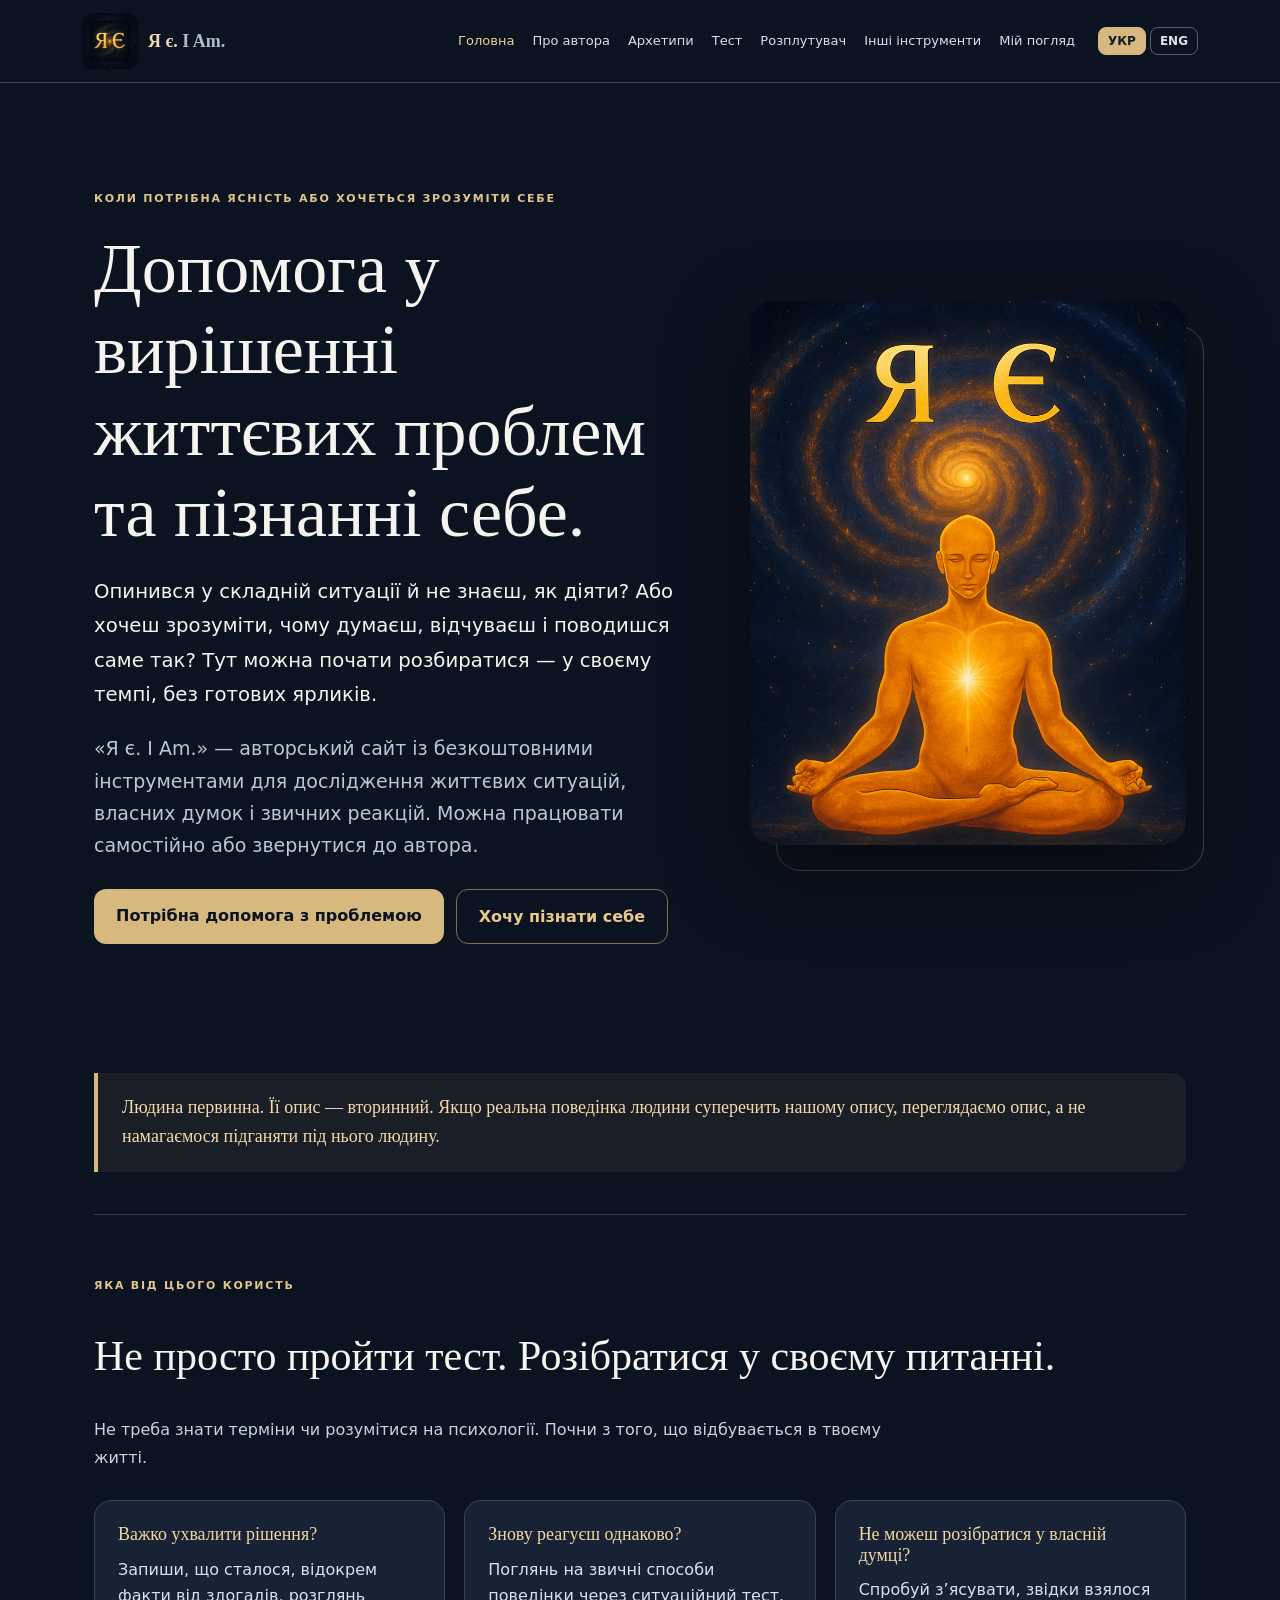
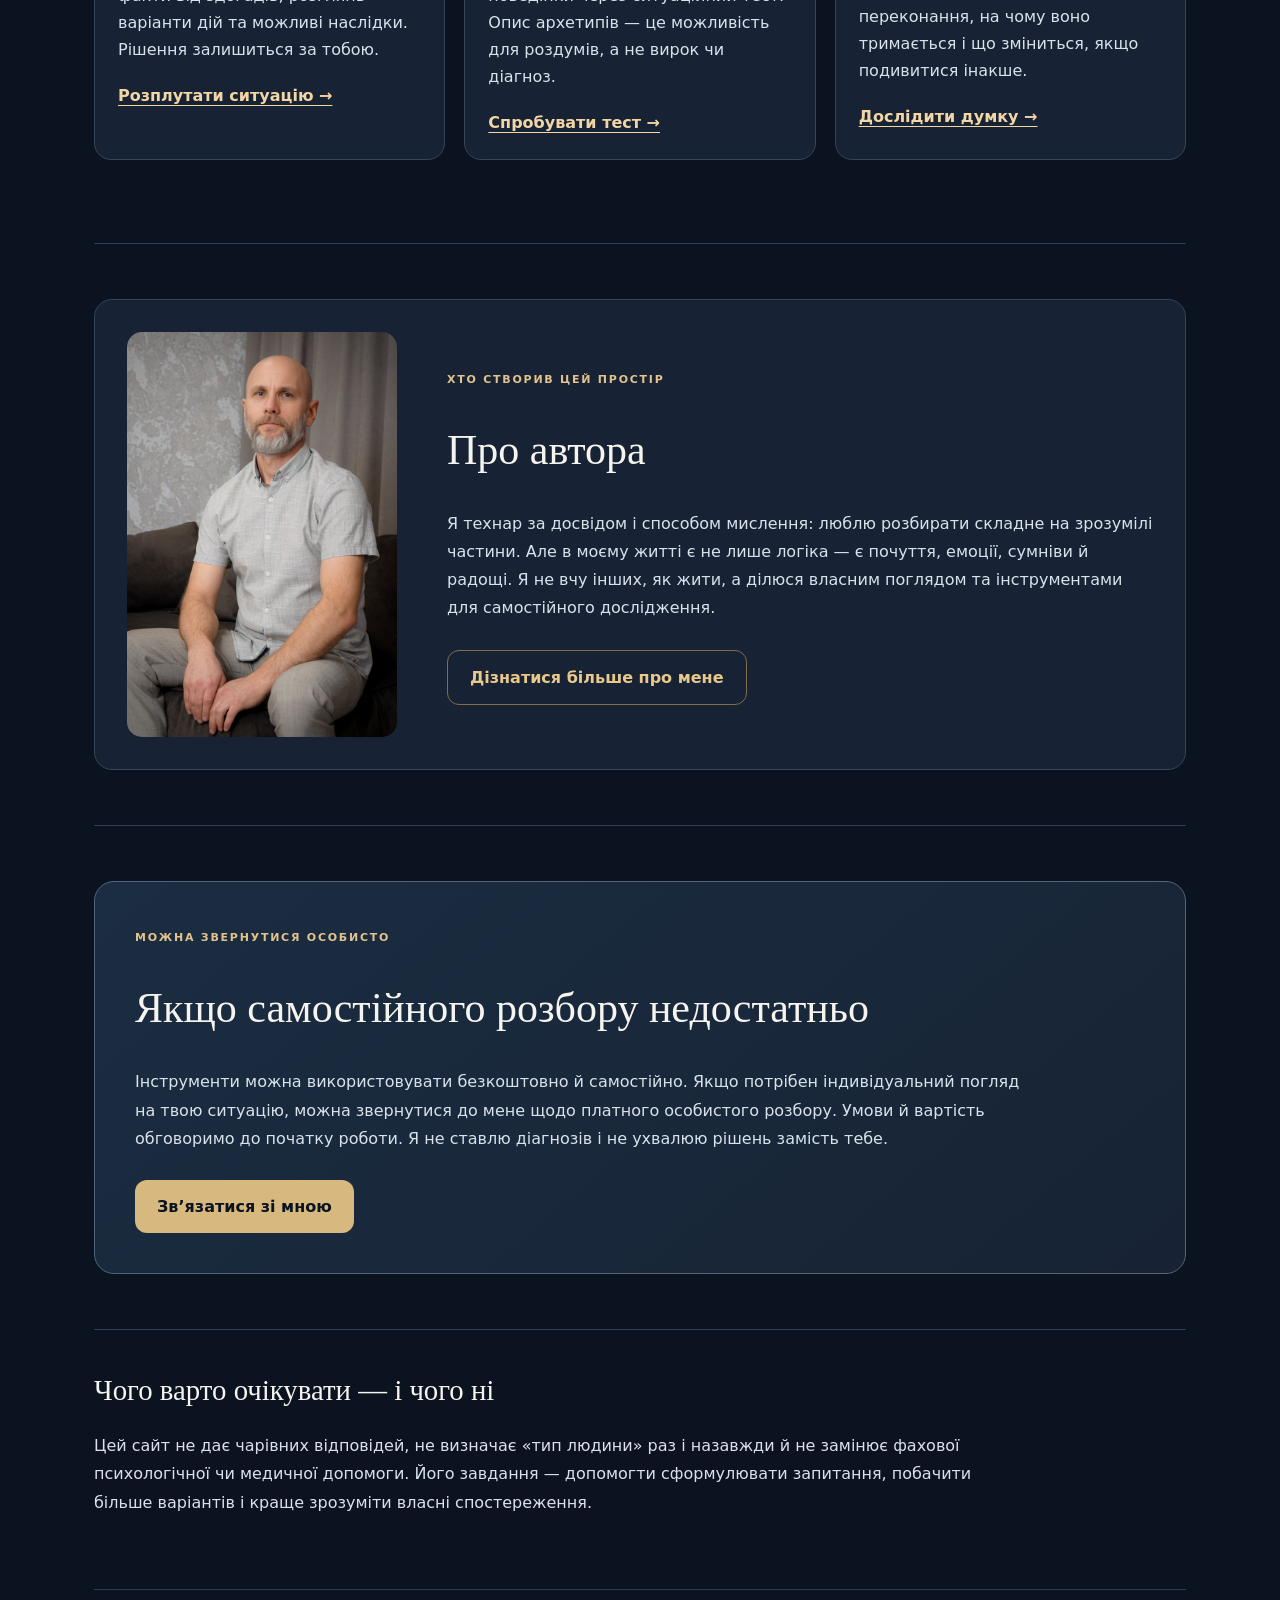
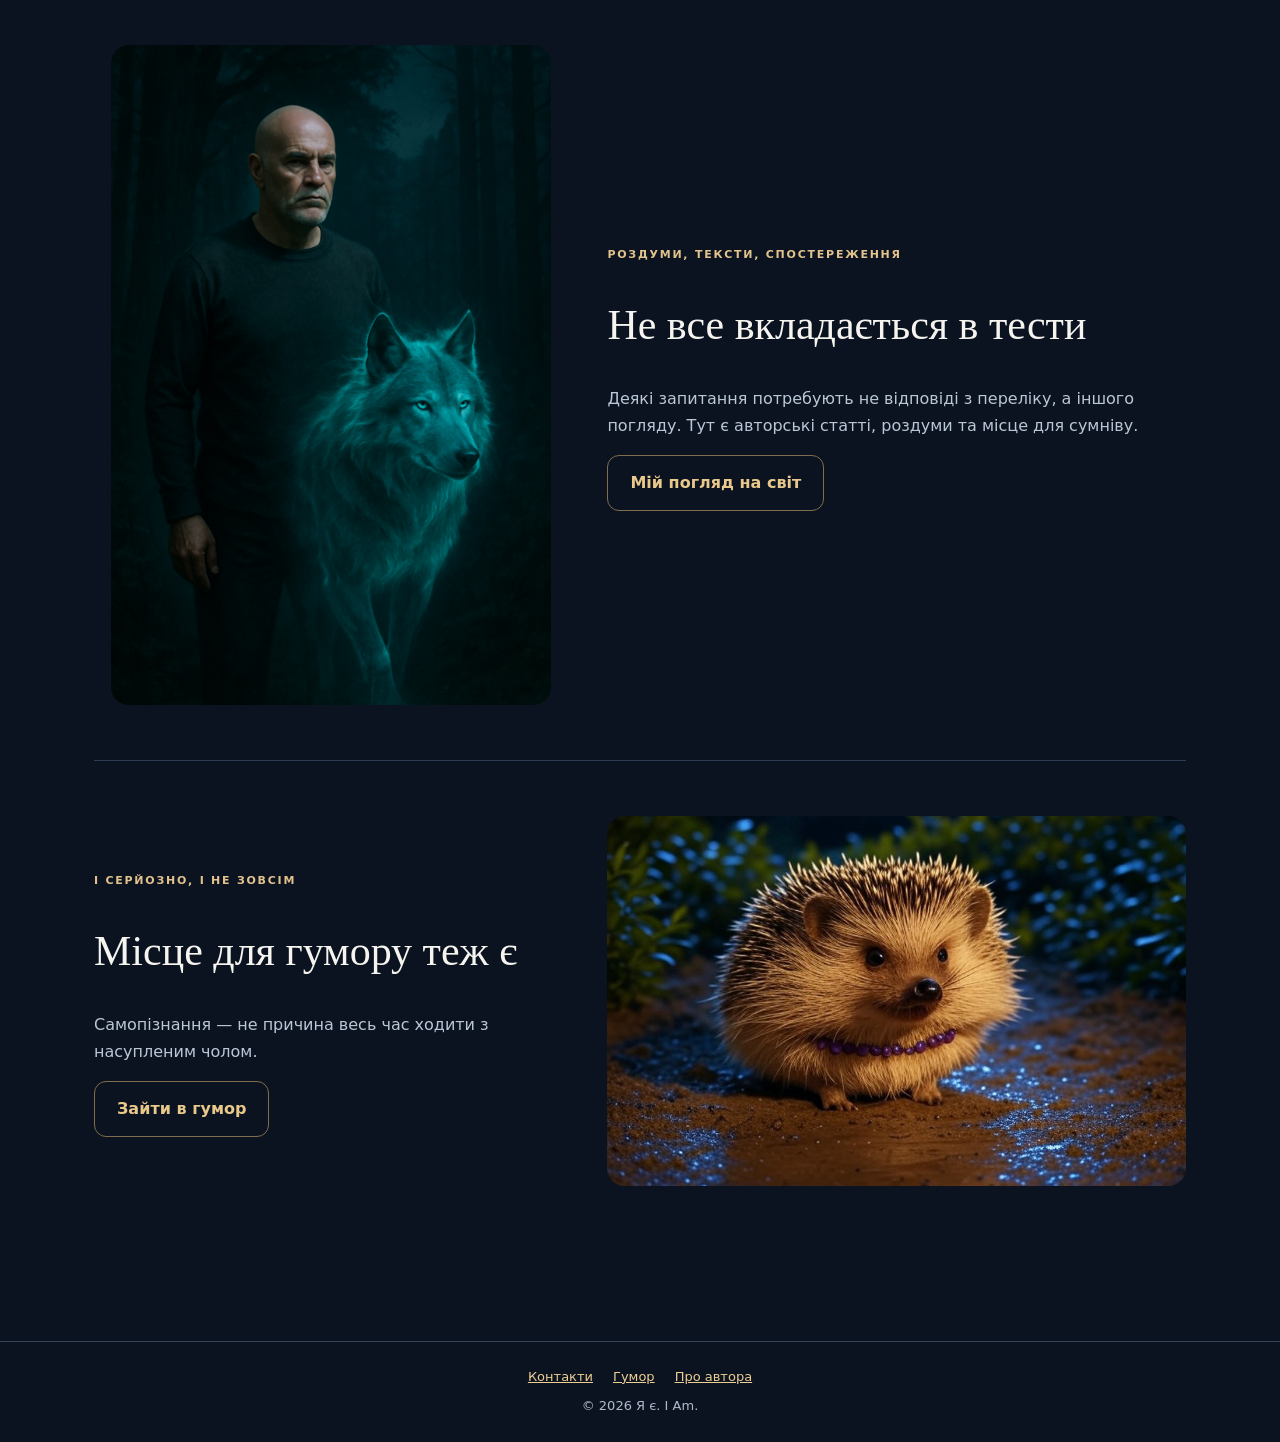
<file: index.html>
<!DOCTYPE html>
<html lang="uk"><head><meta charset="utf-8"/><meta content="width=device-width,initial-scale=1" name="viewport"/><meta content="#0c1320" name="theme-color"/><title>Головна / Home — Я є. I Am.</title><meta content="Я є. I Am. — простір для дослідження себе, думок, поведінки та життєвих ситуацій." name="description"/><link href="images/ya-e-og.jpg" rel="icon" type="image/jpeg"/><link href="assets/site.css" rel="stylesheet"/><style>
:root{color-scheme:dark}*{box-sizing:border-box}html{scroll-behavior:smooth}body{margin:0;background:#0c1320;color:#f5f4ef;font:16px/1.7 system-ui,-apple-system,Segoe UI,sans-serif}a{color:#ebc98b}h1,h2,h3{font-family:Georgia,'Times New Roman',serif;font-weight:500;line-height:1.16}h1{font-size:clamp(40px,6vw,70px);margin:18px 0 22px}h2{font-size:clamp(29px,4vw,42px)}h3{font-size:23px}p{color:#bac7d6}main{max-width:1140px;margin:0 auto;padding:30px 24px 100px}.eyebrow{letter-spacing:.16em;font-weight:700;color:#e2c38d;text-transform:uppercase;font-size:11px}.hero{padding:70px 0 60px;display:grid;grid-template-columns:1.16fr .84fr;align-items:center;gap:55px}.hero p{font-size:19px;max-width:650px}.hero-art{position:relative}.hero-art img{width:100%;border-radius:24px;object-fit:cover;aspect-ratio:4/5;box-shadow:0 28px 80px #0008}.hero-art:before{content:'';position:absolute;inset:25px -18px -18px 26px;border:1px solid #c5a66e55;border-radius:25px;z-index:-1}.actions{display:flex;gap:12px;flex-wrap:wrap;margin:27px 0}.action{display:inline-block;padding:13px 22px;border-radius:12px;background:#d7b87e;color:#0c1320;text-decoration:none;font-weight:750}.action.outline{background:transparent;color:#e9c88b;border:1px solid #806d4d}.section{padding:55px 0;border-top:1px solid #2f3d52}.intro{max-width:790px}.two{display:grid;grid-template-columns:repeat(2,1fr);gap:22px;margin:28px 0}.three{display:grid;grid-template-columns:repeat(3,1fr);gap:19px;margin:28px 0}.tile{background:#172334;border:1px solid #35455c;border-radius:18px;padding:29px;min-height:208px;display:flex;flex-direction:column;align-items:flex-start;text-decoration:none;color:#f5f4ef;transition:transform .2s,border-color .2s}.tile:hover{transform:translateY(-4px);border-color:#d7b87e}.tile h3{margin:14px 0 6px;color:#f5f4ef}.tile p{margin:0 0 18px;font-size:15px}.tile .arrow{margin-top:auto;color:#edcc94;font-weight:bold}.symbol{color:#d7b87e;font-size:29px;line-height:1}.principle{background:rgba(215,184,126,.07);border-left:4px solid #d7b87e;padding:20px 24px;color:#f5d9aa;font:500 18px/1.65 Georgia,serif;border-radius:0 14px 14px 0;margin:42px 0}.split{display:grid;grid-template-columns:.9fr 1.1fr;align-items:center;gap:40px}.split img{width:100%;border-radius:18px;max-height:370px;object-fit:cover} .split img[src="images/mezhovyk.jpg"]{display:block;width:auto;max-width:100%;height:auto;max-height:560px;object-fit:contain;margin-inline:auto}.quiet{color:#98aabe;font-size:14px}.subhero{padding:55px 0 40px;max-width:810px}.subhero h1{font-size:clamp(38px,5vw,58px)}.mini{font-size:13px;color:#c1ccd7}.list-links{display:grid;gap:14px;margin-top:24px}.list-links a{display:block;border-radius:14px;background:#172334;padding:18px 22px;text-decoration:none;color:#fff;border:1px solid #344459}.list-links a:hover{border-color:#d7b87e}.list-links small{display:block;color:#a8b8c9}.site-head nav{display:flex}.site-head .site-nav{display:flex}@media(max-width:980px){.site-head .site-nav{display:none}.site-head .site-nav.open{display:flex}}@media(max-width:700px){main{padding:10px 17px 60px}.hero{grid-template-columns:1fr;padding:35px 0 45px;gap:28px}.hero-art img{aspect-ratio:16/10;max-height:300px}.two,.three,.split{grid-template-columns:1fr}.section{padding:34px 0}.tile{min-height:unset;padding:23px}.principle{margin:24px 0}.actions{flex-direction:column}.action{text-align:center}}

/* V10 home: practical paths, clear expectations and personal contact */
.home-lead{font-size:clamp(1.08rem,2.3vw,1.23rem)!important;line-height:1.75!important;color:#f5f4ef!important}
.home-use-cases .section-lead{max-width:790px;color:#c8d3df;line-height:1.75}
.home-case,.home-step{background:#172334;border:1px solid #344459;border-radius:17px;padding:23px;min-width:0}
.home-case h3,.home-step h3{color:#f2d6a6;margin:0 0 12px;font-size:1.12rem}
.home-case p,.home-step p{color:#d9e2eb;line-height:1.68;margin:0 0 18px}
.home-case a{color:#f2d6a6;font-weight:700;text-decoration:underline;text-underline-offset:4px}
.home-case a:hover{color:#fff0ca}
.home-step-num{display:inline-block;color:#d7b87e;letter-spacing:.08em;font-size:1.3rem;font-weight:800;margin-bottom:12px}
.home-personal-inner{background:linear-gradient(140deg,#1b2d42,#172334);padding:clamp(22px,4vw,40px);border:1px solid #52647b;border-radius:20px}
.home-personal-inner p,.home-boundaries p{max-width:900px;color:#d9e2eb;line-height:1.8}
.home-personal-inner .action{display:inline-block;margin-top:10px}
.home-boundaries{padding-top:20px!important}
.home-boundaries h2{font-size:clamp(1.35rem,2.5vw,1.8rem)}
@media(max-width:700px){.home-case,.home-step{padding:19px}.home-personal-inner{padding:22px}}

.home-author-grid{display:grid;grid-template-columns:minmax(185px,270px) 1fr;align-items:center;gap:clamp(20px,4vw,50px);background:#172334;border:1px solid #344459;border-radius:18px;padding:clamp(18px,3vw,32px)}.home-author-photo{display:block;width:100%;max-width:270px;aspect-ratio:2/3;object-fit:cover;object-position:center 25%;border-radius:15px}.home-author-grid p{color:#d9e2eb;line-height:1.75}.home-author-grid .action{display:inline-block;margin-top:12px}@media(max-width:640px){.home-author-grid{grid-template-columns:1fr}.home-author-photo{max-width:230px;aspect-ratio:3/4}}
</style></head><body class="new-site-page"><main id="main"><section class="hero"><div><span class="eyebrow"><span data-i18n-en="When you need clarity or want to understand yourself" data-i18n-uk="Коли потрібна ясність або хочеться зрозуміти себе">Коли потрібна ясність або хочеться зрозуміти себе</span></span>
<h1><span data-i18n-en="Help with life’s challenges and understanding yourself." data-i18n-uk="Допомога у вирішенні життєвих проблем та пізнанні себе.">Допомога у вирішенні життєвих проблем та пізнанні себе.</span></h1>
<p class="home-lead"><span data-i18n-en="Facing a difficult situation and unsure what to do? Or curious why you think, feel and act the way you do? This is a place to begin exploring, at your own pace and without fixed labels." data-i18n-uk="Опинився у складній ситуації й не знаєш, як діяти? Або хочеш зрозуміти, чому думаєш, відчуваєш і поводишся саме так? Тут можна почати розбиратися — у своєму темпі, без готових ярликів.">Опинився у складній ситуації й не знаєш, як діяти? Або хочеш зрозуміти, чому думаєш, відчуваєш і поводишся саме так? Тут можна почати розбиратися — у своєму темпі, без готових ярликів.</span></p>
<p><span data-i18n-en="I Am is an independent project with free tools to explore life situations, your thoughts and familiar reactions. You can work on your own or contact the author." data-i18n-uk="«Я є. I Am.» — авторський сайт із безкоштовними інструментами для дослідження життєвих ситуацій, власних думок і звичних реакцій. Можна працювати самостійно або звернутися до автора.">«Я є. I Am.» — авторський сайт із безкоштовними інструментами для дослідження життєвих ситуацій, власних думок і звичних реакцій. Можна працювати самостійно або звернутися до автора.</span></p>
<div class="actions"><a class="action" data-url="unravel-situation.html" href="unravel-situation.html"><span data-i18n-en="I need help with a problem" data-i18n-uk="Потрібна допомога з проблемою">Потрібна допомога з проблемою</span></a><a class="action outline" data-url="archetype-test.html" href="archetype-test.html"><span data-i18n-en="I want to understand myself" data-i18n-uk="Хочу пізнати себе">Хочу пізнати себе</span></a></div></div><div class="hero-art"><img alt="Я є — символічний образ" loading="eager" src="images/ya-e-og.jpg"/></div></section><div class="principle"><span data-i18n-en="The person comes first. Any description comes second. If a person’s actual behaviour contradicts our description, we reconsider the description rather than trying to make the person fit it." data-i18n-uk="Людина первинна. Її опис — вторинний. Якщо реальна поведінка людини суперечить нашому опису, переглядаємо опис, а не намагаємося підганяти під нього людину.">Людина первинна. Її опис — вторинний. Якщо реальна поведінка людини суперечить нашому опису, переглядаємо опис, а не намагаємося підганяти під нього людину.</span></div><section class="section home-use-cases" id="why"><span class="eyebrow"><span data-i18n-en="What can this help you do" data-i18n-uk="Яка від цього користь">Яка від цього користь</span></span><h2><span data-i18n-en="More than taking a test: explore your own question." data-i18n-uk="Не просто пройти тест. Розібратися у своєму питанні.">Не просто пройти тест. Розібратися у своєму питанні.</span></h2><p class="section-lead"><span data-i18n-en="You do not need to know psychological terms. Start with what is happening in your life." data-i18n-uk="Не треба знати терміни чи розумітися на психології. Почни з того, що відбувається в твоєму житті.">Не треба знати терміни чи розумітися на психології. Почни з того, що відбувається в твоєму житті.</span></p><div class="three home-cases">
<div class="home-case"><h3><span data-i18n-en="Struggling with a decision?" data-i18n-uk="Важко ухвалити рішення?">Важко ухвалити рішення?</span></h3><p><span data-i18n-en="Write down what happened, separate facts from guesses, and consider options and possible consequences. The decision remains yours." data-i18n-uk="Запиши, що сталося, відокрем факти від здогадів, розглянь варіанти дій та можливі наслідки. Рішення залишиться за тобою.">Запиши, що сталося, відокрем факти від здогадів, розглянь варіанти дій та можливі наслідки. Рішення залишиться за тобою.</span></p><a data-url="unravel-situation.html" href="unravel-situation.html"><span data-i18n-en="Unravel a situation →" data-i18n-uk="Розплутати ситуацію →">Розплутати ситуацію →</span></a></div>
<div class="home-case"><h3><span data-i18n-en="Noticing repeated reactions?" data-i18n-uk="Знову реагуєш однаково?">Знову реагуєш однаково?</span></h3><p><span data-i18n-en="Explore familiar behaviours through a situational test. Archetype descriptions offer a perspective, not a verdict or diagnosis." data-i18n-uk="Поглянь на звичні способи поведінки через ситуаційний тест. Опис архетипів — це можливість для роздумів, а не вирок чи діагноз.">Поглянь на звичні способи поведінки через ситуаційний тест. Опис архетипів — це можливість для роздумів, а не вирок чи діагноз.</span></p><a data-url="archetype-test.html" href="archetype-test.html"><span data-i18n-en="Try the archetype test →" data-i18n-uk="Спробувати тест →">Спробувати тест →</span></a></div>
<div class="home-case"><h3><span data-i18n-en="Unsure where your opinion comes from?" data-i18n-uk="Не можеш розібратися у власній думці?">Не можеш розібратися у власній думці?</span></h3><p><span data-i18n-en="Explore where a belief comes from, what supports it, and what might change if you looked at it differently." data-i18n-uk="Спробуй з’ясувати, звідки взялося переконання, на чому воно тримається і що зміниться, якщо подивитися інакше.">Спробуй з’ясувати, звідки взялося переконання, на чому воно тримається і що зміниться, якщо подивитися інакше.</span></p><a data-url="mind-exploration.html" href="mind-exploration.html"><span data-i18n-en="Explore a thought →" data-i18n-uk="Дослідити думку →">Дослідити думку →</span></a></div>
</div></section><section class="section home-author" id="author"><div class="home-author-grid"><img class="home-author-photo" src="images/author-viktor.jpg" alt="Віктор — автор сайту «Я є. I Am.»" loading="lazy"/><div><span class="eyebrow"><span data-i18n-uk="Хто створив цей простір" data-i18n-en="Meet the author">Хто створив цей простір</span></span><h2><span data-i18n-uk="Про автора" data-i18n-en="About the author">Про автора</span></h2><p><span data-i18n-uk="Я технар за досвідом і способом мислення: люблю розбирати складне на зрозумілі частини. Але в моєму житті є не лише логіка — є почуття, емоції, сумніви й радощі. Я не вчу інших, як жити, а ділюся власним поглядом та інструментами для самостійного дослідження." data-i18n-en="I have a technical background and an engineer’s way of thinking: I like breaking complex things into understandable parts. But my life is not only about logic — there are feelings, emotions, doubts and joys too. I do not tell others how to live; I share my perspective and tools for exploring things for themselves.">Я технар за досвідом і способом мислення: люблю розбирати складне на зрозумілі частини. Але в моєму житті є не лише логіка — є почуття, емоції, сумніви й радощі. Я не вчу інших, як жити, а ділюся власним поглядом та інструментами для самостійного дослідження.</span></p><a class="action outline" data-url="about.html" href="about.html"><span data-i18n-uk="Дізнатися більше про мене" data-i18n-en="Read more about me">Дізнатися більше про мене</span></a></div></div></section><section class="section home-personal" id="personal-help"><div class="home-personal-inner"><span class="eyebrow"><span data-i18n-en="You can also reach out" data-i18n-uk="Можна звернутися особисто">Можна звернутися особисто</span></span><h2><span data-i18n-en="If working through it on your own is not enough" data-i18n-uk="Якщо самостійного розбору недостатньо">Якщо самостійного розбору недостатньо</span></h2><p><span data-i18n-en="You can use the tools freely on your own. If you want an individual perspective on your situation, you can contact me about a paid personal review. We will discuss the scope and fee before starting. I do not diagnose or make decisions for you." data-i18n-uk="Інструменти можна використовувати безкоштовно й самостійно. Якщо потрібен індивідуальний погляд на твою ситуацію, можна звернутися до мене щодо платного особистого розбору. Умови й вартість обговоримо до початку роботи. Я не ставлю діагнозів і не ухвалюю рішень замість тебе.">Інструменти можна використовувати безкоштовно й самостійно. Якщо потрібен індивідуальний погляд на твою ситуацію, можна звернутися до мене щодо платного особистого розбору. Умови й вартість обговоримо до початку роботи. Я не ставлю діагнозів і не ухвалюю рішень замість тебе.</span></p><a class="action" data-url="contact.html" href="contact.html"><span data-i18n-en="Contact me" data-i18n-uk="Зв’язатися зі мною">Зв’язатися зі мною</span></a></div></section><section class="section home-boundaries"><h2><span data-i18n-en="What to expect — and what not to expect" data-i18n-uk="Чого варто очікувати — і чого ні">Чого варто очікувати — і чого ні</span></h2><p><span data-i18n-en="This website offers no magical answers, does not define your “type” once and for all, and does not replace professional psychological or medical care. Its purpose is to help you ask clearer questions, see more possibilities, and make better sense of your observations." data-i18n-uk="Цей сайт не дає чарівних відповідей, не визначає «тип людини» раз і назавжди й не замінює фахової психологічної чи медичної допомоги. Його завдання — допомогти сформулювати запитання, побачити більше варіантів і краще зрозуміти власні спостереження.">Цей сайт не дає чарівних відповідей, не визначає «тип людини» раз і назавжди й не замінює фахової психологічної чи медичної допомоги. Його завдання — допомогти сформулювати запитання, побачити більше варіантів і краще зрозуміти власні спостереження.</span></p></section><section class="section split"><img alt="Людина з вовком у лісі" loading="lazy" src="images/mezhovyk.jpg" style="display:block;width:100%;max-width:440px;height:auto;max-height:none;aspect-ratio:auto;object-fit:contain;object-position:center;margin-inline:auto"/><div><span class="eyebrow"><span data-i18n-en="Reflections and observations" data-i18n-uk="Роздуми, тексти, спостереження">Роздуми, тексти, спостереження</span></span><h2><span data-i18n-en="Not everything fits into a test" data-i18n-uk="Не все вкладається в тести">Не все вкладається в тести</span></h2><p><span data-i18n-en="Some questions need more than a multiple-choice answer. Explore essays, reflections and room for doubt." data-i18n-uk="Деякі запитання потребують не відповіді з переліку, а іншого погляду. Тут є авторські статті, роздуми та місце для сумніву.">Деякі запитання потребують не відповіді з переліку, а іншого погляду. Тут є авторські статті, роздуми та місце для сумніву.</span></p><a class="action outline" data-url="blog.html" href="blog.html"><span data-i18n-en="My perspective" data-i18n-uk="Мій погляд на світ">Мій погляд на світ</span></a></div></section><section class="section split"><div><span class="eyebrow"><span data-i18n-en="Serious, but not too serious" data-i18n-uk="І серйозно, і не зовсім">І серйозно, і не зовсім</span></span><h2><span data-i18n-en="There is room for humor, too" data-i18n-uk="Місце для гумору теж є">Місце для гумору теж є</span></h2><p><span data-i18n-en="Self-exploration is no reason to keep a permanently serious face." data-i18n-uk="Самопізнання — не причина весь час ходити з насупленим чолом.">Самопізнання — не причина весь час ходити з насупленим чолом.</span></p><a class="action outline" data-url="humor.html" href="humor.html"><span data-i18n-en="Visit humor" data-i18n-uk="Зайти в гумор">Зайти в гумор</span></a></div><img alt="Кумедний їжачок" loading="lazy" src="images/hedgehog.jpg"/></section></main><script>window.yaieRenderHome=function(lang){document.querySelectorAll('[data-i18n-uk]').forEach(el=>el.textContent=el.getAttribute('data-i18n-'+lang));document.querySelectorAll('[data-url]').forEach(el=>{let u=new URL(el.getAttribute('data-url'),location.href);u.searchParams.set('lang',lang);el.href=u.pathname+u.search});};</script><script defer="" src="assets/site.js"></script></body></html>
</file>
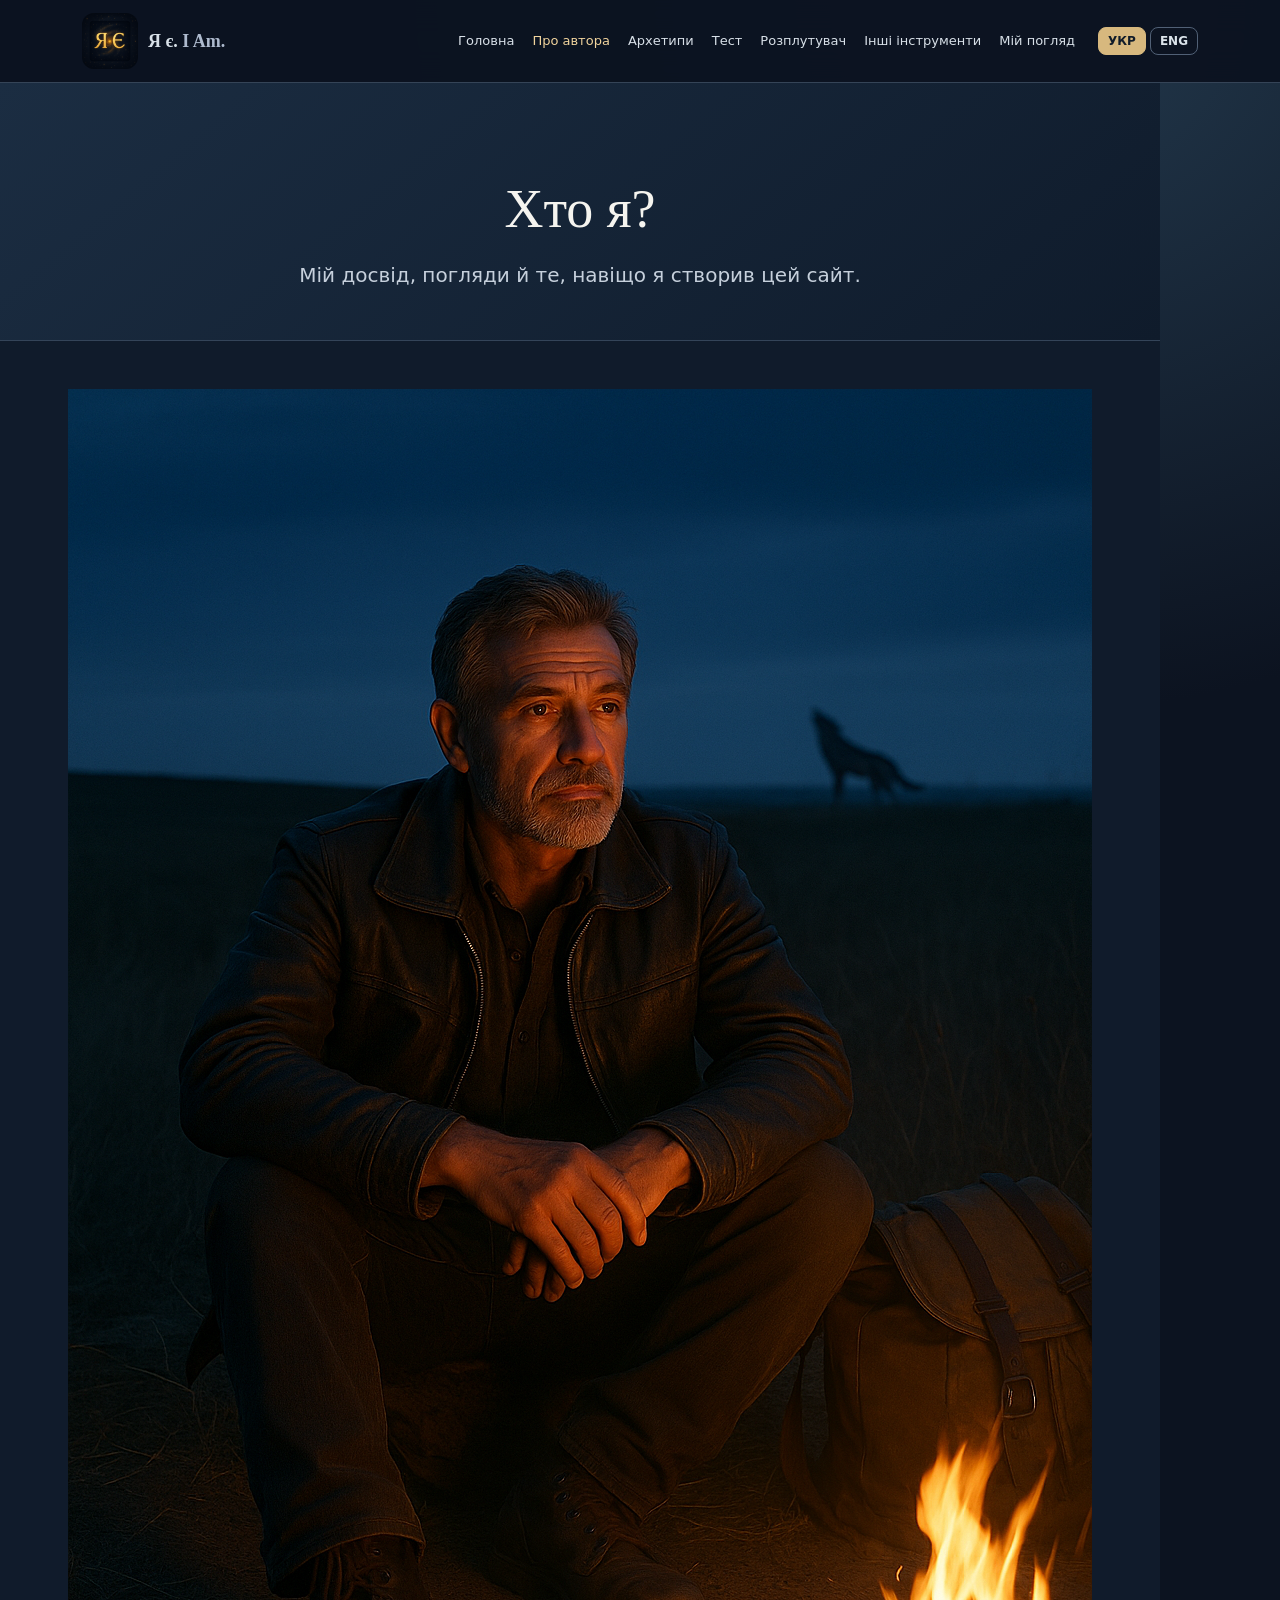
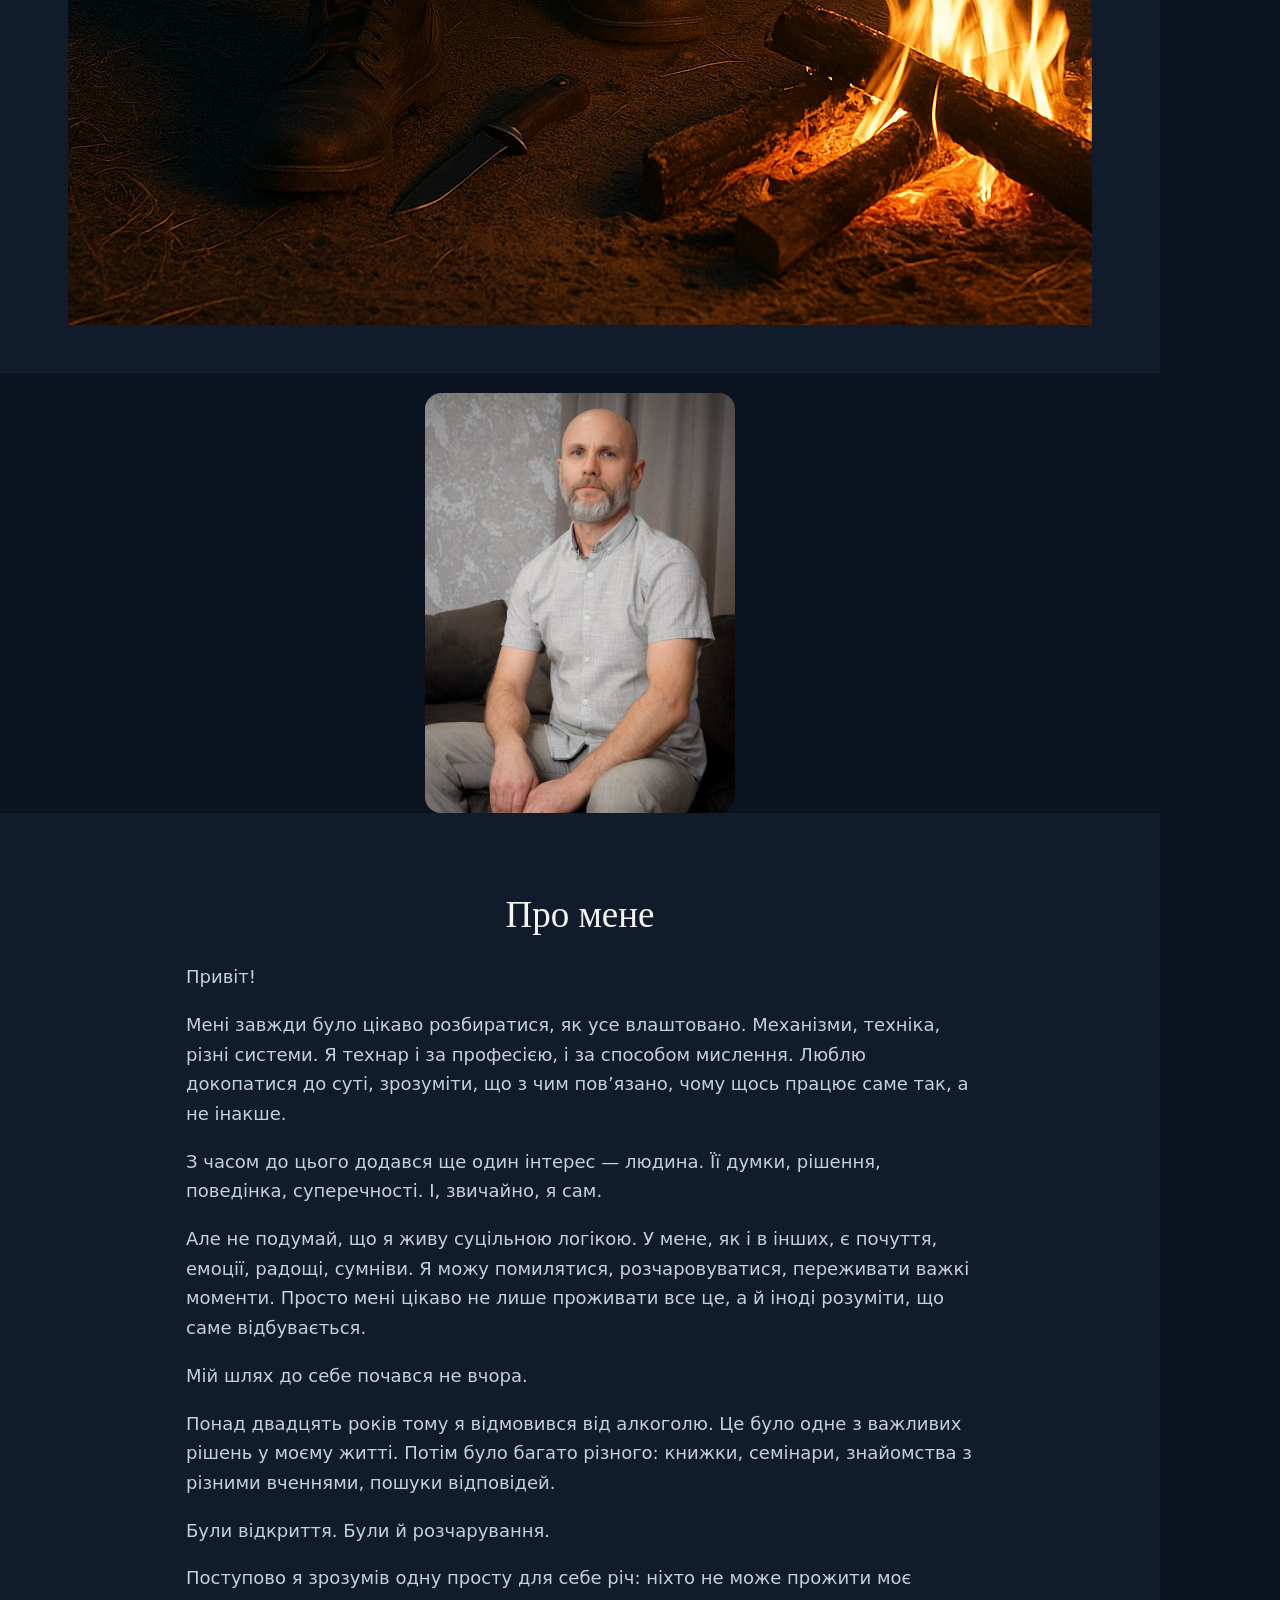
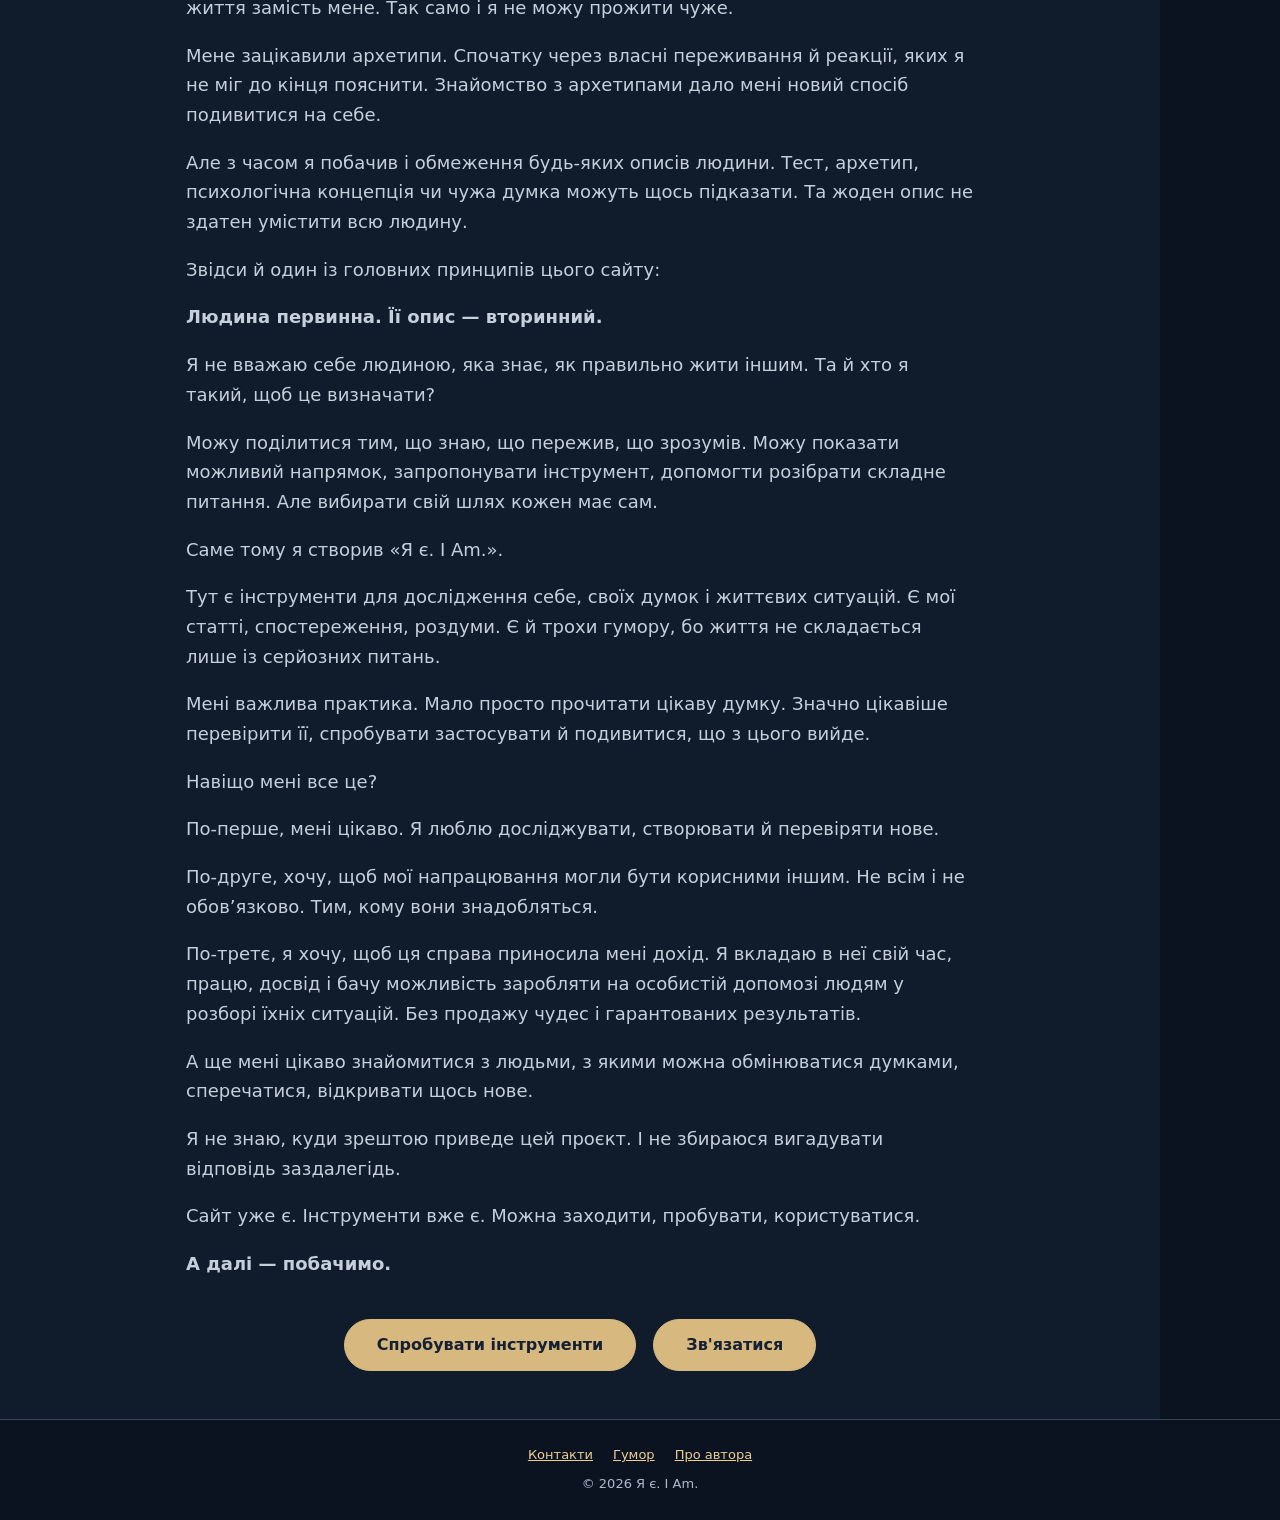
<file: about.html>
<!DOCTYPE html>

<html lang="uk">
<head>
<meta charset="utf-8"/>
<meta content="width=device-width, initial-scale=1.0" name="viewport"/>
<title>Про мене | Я є. I Am.</title>
<link href="https://ya-e.in.ua/about.html" rel="canonical"/>
<meta content="Про автора «Я є. I Am.»: досвід, технічний спосіб мислення й інструменти для самостійного дослідження." name="description"/>
<meta content="index, follow" name="robots"/>
<!-- Open Graph -->
<meta content="Про мене | Я є. I Am." property="og:title"/>
<meta content="Про автора сайту «Я є. I Am.» та його підхід до дослідження думок і життєвих ситуацій." property="og:description"/>
<meta content="website" property="og:type"/>
<meta content="images/ya-e-og.jpg" property="og:image"/>
<meta content="1200" property="og:image:width"/>
<meta content="630" property="og:image:height"/>
<meta content="uk_UA" property="og:locale"/>
<link href="images/ya-e-og.jpg" rel="icon" type="image/jpeg">
<!-- Fonts perf -->
<link crossorigin="" href="https://fonts.googleapis.com" rel="preconnect"/>
<link crossorigin="" href="https://fonts.gstatic.com" rel="preconnect"/>
<link href="https://fonts.googleapis.com/css2?family=Lora:wght@400;600;700&amp;display=swap" rel="stylesheet">
<style>
    :root{
      --primary-color:#4b0082;
      --secondary-color:#800080;
      --button-bg:#4c1d95;
      --button-hover:#5b21b6;
      --gray-50:#f9fafb;
      --white:#ffffff;
      --link-hover:#FFD700;
      --text:#111;
      --lang-toggle-bg:#ffffff;
      --lang-toggle-text:#000000;
      --lang-toggle-border:#ff0000;
    }

    *,*::before,*::after{ box-sizing:border-box; }
    html,body{ height:100%; }
    body{
      margin:0; padding:0; color:var(--text); background:var(--white);
      font-family:'Lora',serif; line-height:1.6; display:flex; flex-direction:column;
    }

    /* Utilities */
    .container{ max-width:1200px; margin:0 auto; padding:0 1rem; }
    .page-wrap{ flex:1; }
    .text-center{ text-align:center; }
    .text-white{ color:#fff; }
    .py-20{ padding:5rem 0; } .py-16{ padding:4rem 0; }
    .mb-4{ margin-bottom:1rem; } .mb-6{ margin-bottom:1.5rem; } .mt-6{ margin-top:1.5rem; }
    .text-5xl{ font-size:3rem; } .text-3xl{ font-size:1.875rem; }
    .text-2xl{ font-size:1.5rem; } .text-xl{ font-size:1.25rem; } .text-lg{ font-size:1.125rem; }
    .font-bold{ font-weight:700; } .font-lora{ font-family:'Lora',serif; }
    .bg-white{ background-color:#fff; } .bg-gray-50{ background-color:var(--gray-50); }
    .bg-gradient-to-r{ background:linear-gradient(to right,var(--primary-color),var(--secondary-color)); }
    .space-y-4 > :not([hidden]) ~ :not([hidden]){ margin-top:1rem; }

    /* Skip link */
    .skip-link{
      position:absolute; left:-9999px; top:auto; width:1px; height:1px; overflow:hidden;
    }
    .skip-link:focus{
      position:static; width:auto; height:auto; padding:0.5rem 1rem; background:#fff; color:#000; display:inline-block;
    }

    /* Header / Nav */
    nav{
      background:linear-gradient(to right,var(--primary-color),var(--secondary-color));
      color:#fff; position:sticky; top:0; z-index:10;
    }
    nav .container{
      display:flex; align-items:center; justify-content:space-between; padding:1rem 1rem;
    }
    .logo-link{
      display:flex; align-items:center; gap:0.5rem; color:#fff; text-decoration:none; font-weight:700; font-size:1.5rem;
    }
    .logo-img{ width:32px; height:32px; }

    .menu-toggle{
      display:none; font-size:1.5rem; background:none; border:none; color:#fff; cursor:pointer;
    }

    #primary-nav{
      list-style:none; display:flex; gap:1rem; margin:0; padding:0;
    }
    #primary-nav a{
      color:#fff; text-decoration:none; padding:0.5rem; display:block; font-size:0.9375rem;
      transition:transform .2s ease,color .2s ease;
    }
    #primary-nav a:hover, #primary-nav a:focus{
      color:var(--link-hover); transform:scale(1.03); transform-origin:center;
    }
    #primary-nav a.active{ color:var(--link-hover); text-decoration:underline; }
    #primary-nav a[aria-current="page"]{ text-decoration:underline; }

    .lang-toggle{
      cursor:pointer; font-weight:700; color:var(--lang-toggle-text);
      background:var(--lang-toggle-bg); border:2px solid var(--lang-toggle-border);
      padding:0.5rem 1rem; border-radius:9999px; font-size:1.125rem;
      transition:background-color .3s ease, transform .2s ease;
      margin-left:1rem;
    }
    .lang-toggle:hover, .lang-toggle:focus{ background:#e0e0e0; transform:scale(1.05); }

    .lang-section{ display:none; }
    .lang-section.active{ display:inline; }

    /* Hero */
    .animate-fade-in{ animation:fadeIn 1s ease-in; }
    @keyframes fadeIn{ from{opacity:0} to{opacity:1} }

    /* Buttons */
    .buttons{ text-align:center; margin-top:2.5rem; }
    .button{
      display:inline-block; background:var(--button-bg); color:#fff;
      padding:0.75rem 2rem; border-radius:9999px; text-decoration:none; transition:background-color .3s ease;
    }
    .button:hover,.button:focus{ background:var(--button-hover); }

    /* Footer */
    footer{ background:var(--primary-color); color:#fff; text-align:center; padding:1.5rem 1rem; }
    footer a{ color:var(--link-hover); text-decoration:underline; }
    .footer-note{ font-size:0.875rem; margin-top:0.5rem; }

    /* Image behavior: НЕ розтягувати на десктопі */
    .figure-img{
      display:block;
      margin:0 auto;
      max-width:900px; /* кап на десктопі */
      width:auto;
      height:auto;
    }

    /* Responsive */
    @media (min-width:768px){
      .md\:text-6xl{ font-size:3.75rem; }
    }
    @media (max-width:768px){
      .menu-toggle{ display:inline-block; }
      #primary-nav{
        position:absolute; left:0; top:100%; width:100%;
        background:linear-gradient(to right,var(--primary-color),var(--secondary-color));
        flex-direction:column; gap:0; padding:0.75rem 1rem; display:none;
        box-shadow:0 4px 8px rgba(0,0,0,0.2); animation:slideIn .25s ease;
      }
      #primary-nav.active{ display:flex; }
      #primary-nav li + li{ margin-top:0.25rem; }
      nav .container{ flex-wrap:wrap; gap:0.5rem; }
      .lang-toggle{ font-size:1rem; padding:0.4rem 0.8rem; }

      .py-20{ padding:1.5rem 0; } .py-16{ padding:1.25rem 0; }
      .text-5xl{ font-size:1.75rem; } .md\:text-6xl{ font-size:2rem; }
      .text-3xl{ font-size:1.5rem; } .text-2xl{ font-size:1.25rem; } .text-xl,.text-lg{ font-size:1rem; }
      .button{ padding:0.5rem 1.5rem; font-size:0.9rem; }
      .buttons .button{ width:100%; margin-bottom:1rem; }

      .figure-img{ width:100%; max-width:100%; }
    }
    @media (max-width:480px){
      .logo-img{ width:24px; height:24px; }
      .logo-link{ font-size:1rem; }
      .lang-toggle{ font-size:0.95rem; }
      .text-5xl{ font-size:1.5rem; } .md\:text-6xl{ font-size:1.75rem; }
      .text-3xl{ font-size:1.25rem; } .text-2xl{ font-size:1rem; }
      .button{ padding:0.45rem 1.2rem; font-size:0.85rem; }

      .figure-img{ width:90%; max-width:90%; margin:0 auto; }
    }
    @media (max-width:320px){
      .logo-img{ width:20px; height:20px; }
      .logo-link{ font-size:0.9rem; }
      .lang-toggle{ font-size:0.85rem; padding:0.3rem 0.6rem; }
      .text-5xl{ font-size:1.25rem; } .text-3xl{ font-size:1rem; } .text-2xl{ font-size:0.9rem; }
      .button{ padding:0.35rem 0.9rem; font-size:0.75rem; }
    }

    @keyframes slideIn{ from{ transform:translateY(-12px); opacity:0 } to{ transform:translateY(0); opacity:1 } }

    /* Reduced motion */
    @media (prefers-reduced-motion: reduce){
      *{ animation:none !important; transition:none !important; }
    }
  
    /* Wide-menu fallback: collapse long navigation on laptop widths */
    @media (min-width:769px) and (max-width:1900px){
      .menu-toggle{display:inline-block!important}
      #primary-nav{display:none!important;position:absolute!important;top:100%!important;left:0!important;width:100%!important;background:linear-gradient(to right,#4b0082,#800080)!important;padding:1rem!important;box-shadow:0 4px 8px rgba(0,0,0,.2)!important;flex-direction:column!important;gap:.5rem!important;z-index:50!important;max-height:calc(100vh - 88px);overflow-y:auto}
      #primary-nav.active{display:flex!important}
    }
    @media (min-width:1901px){
      .nav-wrap,nav .container{max-width:1800px!important}
    }
</style>
<link href="images/ya-e-og.jpg" rel="icon" type="image/jpeg"/><link href="assets/site.css" rel="stylesheet"/><script>try{var ul=new URLSearchParams(location.search).get("lang");if(ul==="uk"||ul==="en")localStorage.setItem("lang",ul)}catch(e){}</script></link></link><link href="assets/theme-v2.css" rel="stylesheet"/></head>
<body class="legacy-page">
<a class="skip-link" href="#main-content">Пропустити до контенту</a>
<nav role="navigation">
<div class="container">
<a aria-label="Перейти на головну сторінку / Go to homepage" class="logo-link" href="index.html">
<img alt="Логотип Я є / I Am logo" class="logo-img" height="32" src="images/favicon-v2.png" width="32"/>
<span class="logo-text">
<span class="lang-section lang-uk active" lang="uk">Я є</span>
<span class="lang-section lang-en" lang="en">I Am</span>
</span>
</a>
<div style="display:flex; align-items:center; gap:0.5rem; margin-left:auto;">
<button aria-controls="primary-nav" aria-expanded="false" aria-label="Переключити меню навігації / Toggle navigation menu" class="menu-toggle">☰</button>
<button aria-label="Переключити мову / Toggle language" class="lang-toggle" type="button">UA / EN</button>
</div>
<ul id="primary-nav">
<li><a href="index.html"><span class="lang-uk">Головна</span><span class="lang-en" hidden="">Home</span></a></li>
<li><a href="archetypes.html"><span class="lang-uk">Про архетипи</span><span class="lang-en" hidden="">About Archetypes</span></a></li>
<li><a href="about.html"><span class="lang-uk">Про мене</span><span class="lang-en" hidden="">About Me</span></a></li>
<li><a href="tools.html"><span class="lang-uk">Інструменти</span><span class="lang-en" hidden="">Tools</span></a></li>
<li><a href="archetype-test.html"><span class="lang-uk">Тест архетипів</span><span class="lang-en" hidden="">Archetype Test</span></a></li>
<li><a href="unravel-situation.html"><span class="lang-uk">Розплутувач ситуації</span><span class="lang-en" hidden="">Situation Unraveler</span></a></li>
<li><a href="map-awareness-test-v2.html"><span class="lang-uk">Мапа усвідомлення — Тест V2</span><span class="lang-en" hidden="">Map of Awareness — Test V2</span></a></li>
<li><a href="mind-exploration.html"><span class="lang-uk">Мисленне Дослідження</span><span class="lang-en" hidden="">Mental Exploration</span></a></li>
<li><a href="unravel-anxiety.html"><span class="lang-uk">Розплутування Тривоги</span><span class="lang-en" hidden="">Anxiety Knot Unraveler</span></a></li>
<li><a href="blog.html"><span class="lang-uk">Як жити далі?</span><span class="lang-en" hidden="">How to Live On?</span></a></li>
<li><a href="humor.html"><span class="lang-uk">Гумор</span><span class="lang-en" hidden="">Humor</span></a></li>
<li><a href="contact.html"><span class="lang-uk">Прайс</span><span class="lang-en" hidden="">Pricing</span></a></li>
<li><a href="contact.html"><span class="lang-uk">Контакти</span><span class="lang-en" hidden="">Contact</span></a></li>
</ul>
</div>
</nav>
<main class="page-wrap" id="main-content">
<!-- Hero -->
<section class="bg-gradient-to-r text-white py-20 text-center animate-fade-in">
<div class="container">
<h1 class="text-5xl md:text-6xl font-bold font-lora mb-4">
<span class="lang-section lang-uk active" lang="uk">Хто я?</span>
<span class="lang-section lang-en" lang="en">Who am I?</span>
</h1>
<p class="text-xl" style="max-width:60ch; margin:0 auto;">
<span class="lang-section lang-uk active" lang="uk">Мій досвід, погляди й те, навіщо я створив цей сайт.</span>
<span class="lang-section lang-en" lang="en">My experience, my outlook, and why I created this site.</span>
</p>
</div>
</section>
<!-- Image (не міняю поведінку, як просив) -->
<section class="py-16 bg-gray-50 text-center">
<div class="container">
<img alt="Вогнище — тепло і затишок / Campfire — warmth and comfort" class="figure-img mb-6" height="675" loading="lazy" src="images/campfire.jpg" width="1200"/>
</div>
</section>
<div class="container" style="text-align:center;padding:20px 20px 0;"><img src="images/author-viktor.jpg" alt="Віктор — автор сайту / Viktor — website author" loading="lazy" style="display:block;width:100%;max-width:310px;max-height:420px;object-fit:cover;object-position:center 25%;border-radius:16px;margin:0 auto;"/></div>
<!-- Content -->
<section class="py-16 bg-white">
<div class="container" style="max-width:820px;">
<h2 class="text-3xl font-bold font-lora mb-6 text-center">
<span class="lang-section lang-uk active" lang="uk">Про мене</span>
<span class="lang-section lang-en" lang="en">About Me</span>
</h2>
<div class="lang-section lang-uk active" lang="uk">
<p class="text-lg mb-4">Привіт!</p>
<p class="text-lg mb-4">Мені завжди було цікаво розбиратися, як усе влаштовано. Механізми, техніка, різні системи. Я технар і за професією, і за способом мислення. Люблю докопатися до суті, зрозуміти, що з чим пов’язано, чому щось працює саме так, а не інакше.</p>
<p class="text-lg mb-4">З часом до цього додався ще один інтерес — людина. Її думки, рішення, поведінка, суперечності. І, звичайно, я сам.</p>
<p class="text-lg mb-4">Але не подумай, що я живу суцільною логікою. У мене, як і в інших, є почуття, емоції, радощі, сумніви. Я можу помилятися, розчаровуватися, переживати важкі моменти. Просто мені цікаво не лише проживати все це, а й іноді розуміти, що саме відбувається.</p>
<p class="text-lg mb-4">Мій шлях до себе почався не вчора.</p>
<p class="text-lg mb-4">Понад двадцять років тому я відмовився від алкоголю. Це було одне з важливих рішень у моєму житті. Потім було багато різного: книжки, семінари, знайомства з різними вченнями, пошуки відповідей.</p>
<p class="text-lg mb-4">Були відкриття. Були й розчарування.</p>
<p class="text-lg mb-4">Поступово я зрозумів одну просту для себе річ: ніхто не може прожити моє життя замість мене. Так само і я не можу прожити чуже.</p>
<p class="text-lg mb-4">Мене зацікавили архетипи. Спочатку через власні переживання й реакції, яких я не міг до кінця пояснити. Знайомство з архетипами дало мені новий спосіб подивитися на себе.</p>
<p class="text-lg mb-4">Але з часом я побачив і обмеження будь-яких описів людини. Тест, архетип, психологічна концепція чи чужа думка можуть щось підказати. Та жоден опис не здатен умістити всю людину.</p>
<p class="text-lg mb-4">Звідси й один із головних принципів цього сайту:</p>
<p class="text-lg mb-4"><strong>Людина первинна. Її опис — вторинний.</strong></p>
<p class="text-lg mb-4">Я не вважаю себе людиною, яка знає, як правильно жити іншим. Та й хто я такий, щоб це визначати?</p>
<p class="text-lg mb-4">Можу поділитися тим, що знаю, що пережив, що зрозумів. Можу показати можливий напрямок, запропонувати інструмент, допомогти розібрати складне питання. Але вибирати свій шлях кожен має сам.</p>
<p class="text-lg mb-4">Саме тому я створив «Я є. I Am.».</p>
<p class="text-lg mb-4">Тут є інструменти для дослідження себе, своїх думок і життєвих ситуацій. Є мої статті, спостереження, роздуми. Є й трохи гумору, бо життя не складається лише із серйозних питань.</p>
<p class="text-lg mb-4">Мені важлива практика. Мало просто прочитати цікаву думку. Значно цікавіше перевірити її, спробувати застосувати й подивитися, що з цього вийде.</p>
<p class="text-lg mb-4">Навіщо мені все це?</p>
<p class="text-lg mb-4">По-перше, мені цікаво. Я люблю досліджувати, створювати й перевіряти нове.</p>
<p class="text-lg mb-4">По-друге, хочу, щоб мої напрацювання могли бути корисними іншим. Не всім і не обов’язково. Тим, кому вони знадобляться.</p>
<p class="text-lg mb-4">По-третє, я хочу, щоб ця справа приносила мені дохід. Я вкладаю в неї свій час, працю, досвід і бачу можливість заробляти на особистій допомозі людям у розборі їхніх ситуацій. Без продажу чудес і гарантованих результатів.</p>
<p class="text-lg mb-4">А ще мені цікаво знайомитися з людьми, з якими можна обмінюватися думками, сперечатися, відкривати щось нове.</p>
<p class="text-lg mb-4">Я не знаю, куди зрештою приведе цей проєкт. І не збираюся вигадувати відповідь заздалегідь.</p>
<p class="text-lg mb-4">Сайт уже є. Інструменти вже є. Можна заходити, пробувати, користуватися.</p>
<p class="text-lg mb-4"><strong>А далі — побачимо.</strong></p>
</div>
<div class="lang-section lang-en" lang="en">
<p class="text-lg mb-4">Hello!</p>
<p class="text-lg mb-4">I’ve always been curious about how things work. Mechanisms, technology, different systems. I’m a technical person by profession and by the way I think. I like getting to the heart of things, understanding what connects to what, and why something works one way rather than another.</p>
<p class="text-lg mb-4">Over time, another interest joined the list: people. Their thoughts, decisions, behavior, contradictions. And, of course, myself.</p>
<p class="text-lg mb-4">But don’t think my life is all logic. Like anyone else, I have feelings, emotions, joys, and doubts. I make mistakes, get disappointed, and go through difficult moments. I’m interested not only in living through them, but sometimes in understanding what’s happening.</p>
<p class="text-lg mb-4">My journey of getting to know myself didn’t begin yesterday.</p>
<p class="text-lg mb-4">More than twenty years ago, I stopped drinking alcohol. It was one of the important decisions in my life. Much followed: books, seminars, encounters with different teachings, and searches for answers.</p>
<p class="text-lg mb-4">There were discoveries. And there were disappointments.</p>
<p class="text-lg mb-4">Gradually I came to understand something simple for myself: no one can live my life for me. And I cannot live someone else’s.</p>
<p class="text-lg mb-4">I became interested in archetypes, initially because of my own experiences and reactions that I couldn’t fully explain. Learning about archetypes gave me a new way to look at myself.</p>
<p class="text-lg mb-4">But with time, I also saw the limitations of any description of a person. A test, an archetype, a psychological concept, or someone else’s opinion may offer a clue. None of them can contain the whole person.</p>
<p class="text-lg mb-4">That leads to one of this site’s central principles:</p>
<p class="text-lg mb-4"><strong>The person comes first. Any description of them comes second.</strong></p>
<p class="text-lg mb-4">I don’t consider myself someone who knows how others should live. Who am I to decide that?</p>
<p class="text-lg mb-4">I can share what I know, what I’ve experienced, and what I’ve come to understand. I can point toward a possible direction, offer a tool, or help untangle a difficult question. But each person has to choose their own path.</p>
<p class="text-lg mb-4">That is why I created “Я є. I Am.”</p>
<p class="text-lg mb-4">Here you’ll find tools for exploring yourself, your thoughts, and life situations. There are my articles, observations, and reflections. There’s also some humor, because life isn’t made up entirely of serious questions.</p>
<p class="text-lg mb-4">Practice matters to me. Simply reading an interesting idea is not enough. It’s far more interesting to test it, try applying it, and see what happens.</p>
<p class="text-lg mb-4">Why am I doing this?</p>
<p class="text-lg mb-4">First, because I’m curious. I enjoy exploring, creating, and testing new things.</p>
<p class="text-lg mb-4">Second, I want what I’ve developed to be useful to others. Not everyone, and not necessarily. Just those who find it useful.</p>
<p class="text-lg mb-4">Third, I want this work to earn me an income. I invest my time, effort, and experience, and I see an opportunity to earn through personally helping people explore their situations. Without selling miracles or guaranteed outcomes.</p>
<p class="text-lg mb-4">I also enjoy meeting people with whom I can exchange ideas, disagree, and discover something new.</p>
<p class="text-lg mb-4">I don’t know where this project will eventually lead. And I’m not going to invent an answer in advance.</p>
<p class="text-lg mb-4">The site is here. The tools are here. You can come in, try them, and use them.</p>
<p class="text-lg mb-4"><strong>And we’ll see where it goes.</strong></p>
</div>
<div class="buttons">
<a class="button" href="tools.html">
<span class="lang-section lang-uk active" lang="uk">Спробувати інструменти</span>
<span class="lang-section lang-en" lang="en">Try the Tools</span>
</a>
<a class="button" href="contact.html" style="margin-left:0.75rem;">
<span class="lang-section lang-uk active" lang="uk">Зв'язатися</span>
<span class="lang-section lang-en" lang="en">Contact Me</span>
</a>
</div>
</div>
</section>
</main>
<footer>
<p>
<span class="lang-section lang-uk active" lang="uk">© 2025 Я є. Усі права захищено.</span>
<span class="lang-section lang-en" lang="en">© 2025 I Am. All rights reserved.</span>
</p>
</footer>
<script>
    (function(){
      const SELECTORS = {
        langSections: '.lang-section',
        navList: '#primary-nav',
        menuToggle: '.menu-toggle',
        langToggle: '.lang-toggle'
      };

      const TITLES = {
        uk: 'Про мене | Я є. I Am.',
        en: 'About Me | I Am'
      };

      const DESCS = {
        uk: 'Про автора сайту «Я є. I Am.» та його підхід до дослідження думок і життєвих ситуацій.',
        en: 'About the creator of I Am and his approach to exploring thoughts and life situations.'
      };

      const $ = (sel, root=document) => root.querySelector(sel);
      const $$ = (sel, root=document) => Array.from(root.querySelectorAll(sel));

      function updateHead(lang){
        document.title = TITLES[lang] || TITLES.uk;
        const ogTitle = document.querySelector('meta[property="og:title"]');
        const ogDesc  = document.querySelector('meta[property="og:description"]');
        const desc    = document.querySelector('meta[name="description"]');
        if(ogTitle) ogTitle.content = TITLES[lang] || TITLES.uk;
        if(ogDesc)  ogDesc.content  = DESCS[lang]  || DESCS.uk;
        if(desc)    desc.content    = DESCS[lang]  || DESCS.uk;
      }

      function applyLang(lang){
        $$(SELECTORS.langSections).forEach(el => el.classList.remove('active'));
        $$(`.lang-${lang}`).forEach(el => el.classList.add('active'));
        document.documentElement.lang = lang;
        const lt = $(SELECTORS.langToggle);
        if(lt) lt.textContent = (lang === 'uk') ? 'UA / EN' : 'EN / UA';
        updateHead(lang);
        try{ localStorage.setItem('lang', lang); }catch(e){}
      }

      function initLang(){
        let saved = 'uk';
        try{ saved = localStorage.getItem('lang') || 'uk'; }catch(e){}
        applyLang(saved);
      }

      function initMenu(){
        const toggle = $(SELECTORS.menuToggle);
        const nav = $(SELECTORS.navList);
        if(!toggle || !nav) return;

        let lastFocus = null;

        function openMenu(){
          nav.classList.add('active');
          toggle.setAttribute('aria-expanded','true');
          toggle.textContent = '✕';
          lastFocus = document.activeElement;
          const firstLink = nav.querySelector('a');
          if(firstLink) firstLink.focus();
          document.addEventListener('click', onDocClick, true);
          document.addEventListener('keydown', onKeydown);
        }

        function closeMenu(){
          nav.classList.remove('active');
          toggle.setAttribute('aria-expanded','false');
          toggle.textContent = '☰';
          document.removeEventListener('click', onDocClick, true);
          document.removeEventListener('keydown', onKeydown);
          if(lastFocus && lastFocus.focus) lastFocus.focus();
        }

        function onDocClick(e){
          if(nav.contains(e.target) || toggle.contains(e.target)) return;
          closeMenu();
        }

        function onKeydown(e){
          if(e.key === 'Escape'){ closeMenu(); }
          if((e.key === ' ' || e.key === 'Enter') && document.activeElement === toggle){
            e.preventDefault();
            nav.classList.contains('active') ? closeMenu() : openMenu();
          }
        }

        toggle.addEventListener('click', () => {
          nav.classList.contains('active') ? closeMenu() : openMenu();
        });

        // highlight current page
        const currentPage = window.location.pathname.split('/').pop() || 'index.html';
        nav.querySelectorAll('a').forEach(a=>{
          if(a.getAttribute('href') === currentPage){
            a.classList.add('active');
            a.setAttribute('aria-current','page');
          }
        });
      }

      function initLangToggle(){
        const btn = $(SELECTORS.langToggle);
        if(!btn) return;
        btn.addEventListener('click', ()=>{
          const now = document.documentElement.lang || 'uk';
          const next = (now === 'uk') ? 'en' : 'uk';
          applyLang(next);
          console.log('[lang] switched to', next.toUpperCase());
        });
      }

      document.addEventListener('DOMContentLoaded', ()=>{
        initLang();
        initMenu();
        initLangToggle();
      });
    })();
  </script>
<script defer="" src="assets/site.js"></script></body>
</html>
</file>
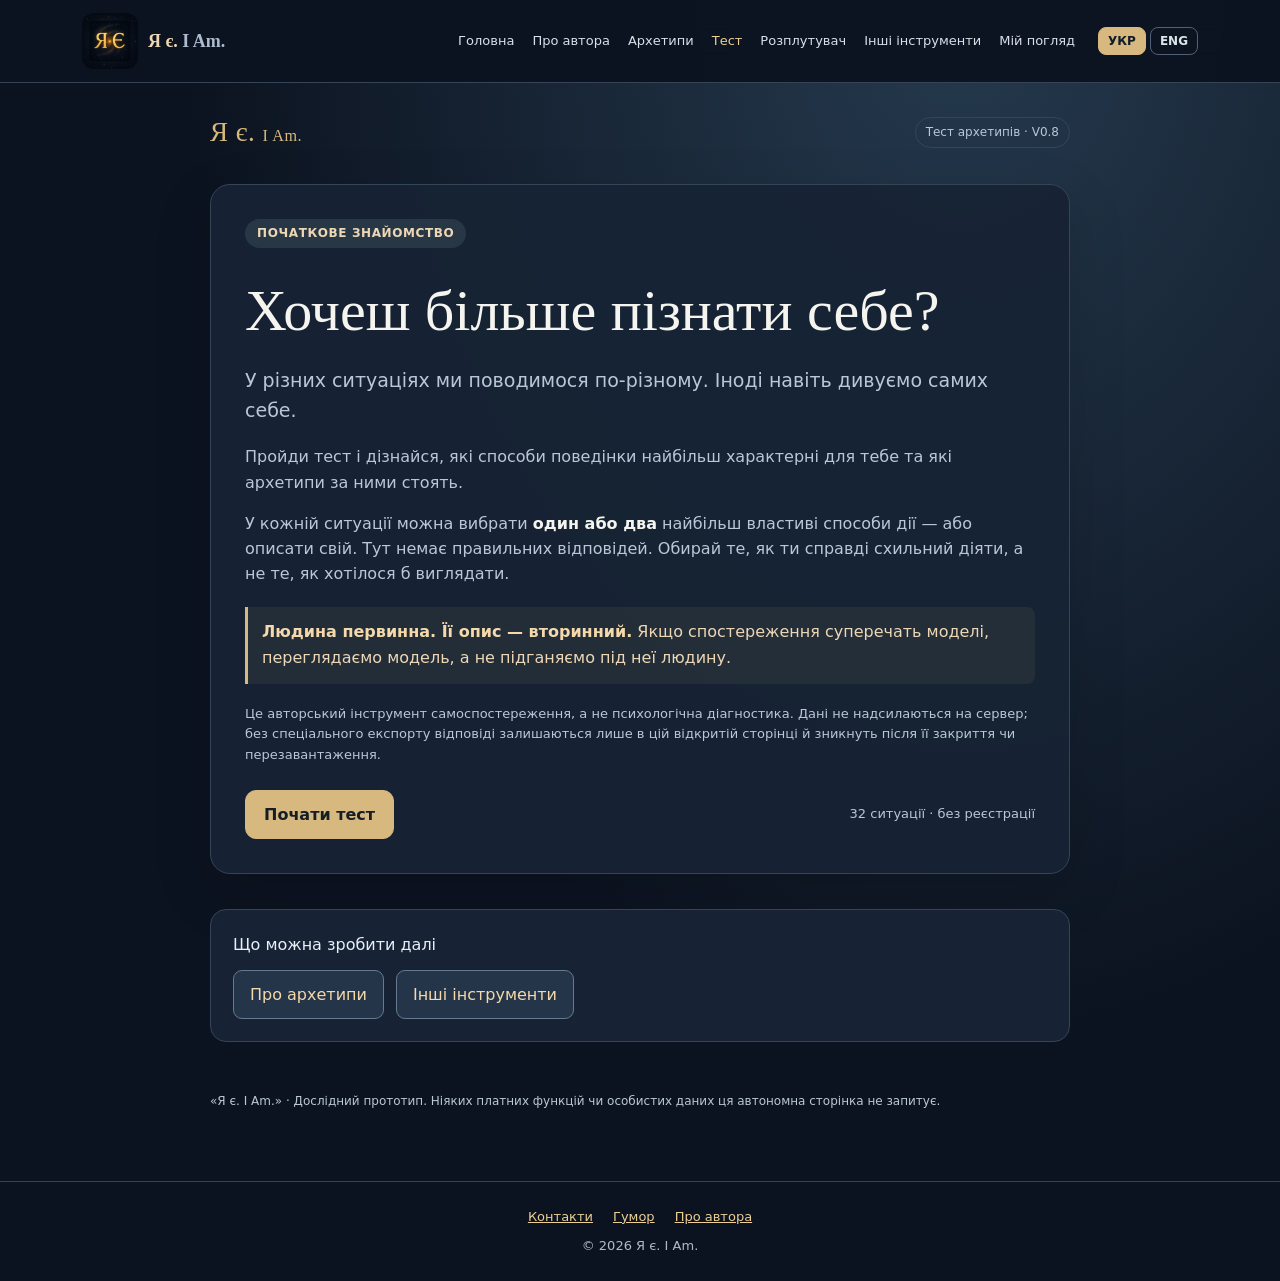
<file: archetype-test.html>
<!DOCTYPE html>
<html lang="uk"><head><link href="images/ya-e-og.jpg" rel="icon" type="image/jpeg"/><meta charset="utf-8"/><meta content="width=device-width, initial-scale=1" name="viewport"/><title>Я є — Архетипна карта · Прототип</title><style>
:root{color-scheme:dark;--bg:#0c1320;--surface:#172334;--surface2:#1f3044;--ink:#f5f4ef;--muted:#acb9c9;--accent:#d7b87e;--line:#344459;--green:#9bd6b1}*{box-sizing:border-box}body{margin:0;background:radial-gradient(ellipse at 75% 0,#253a4e 0,#0c1320 57%);font:16px/1.58 system-ui,-apple-system,"Segoe UI",sans-serif;color:var(--ink)}button,textarea{font:inherit}button{cursor:pointer}.shell{max-width:900px;margin:auto;padding:28px 20px 70px}.top{display:flex;align-items:center;justify-content:space-between;gap:12px}.brand{font-family:Georgia,serif;font-size:27px;color:var(--accent);letter-spacing:.02em}.stamp{border:1px solid var(--line);padding:5px 10px;border-radius:30px;font-size:12px;color:var(--muted)}h1,h2,h3{font-family:Georgia,serif;line-height:1.22;font-weight:500}h1{font-size:clamp(35px,6vw,58px);margin:28px 0 12px}h2{font-size:clamp(28px,4.3vw,39px)}p{color:var(--muted)}.lead{font-size:19px}.panel{background:rgba(23,35,52,.95);border:1px solid var(--line);border-radius:20px;padding:clamp(18px,4vw,34px);box-shadow:0 20px 60px #0002;margin-top:30px}.pill{display:inline-block;background:#283746;color:#edd7b5;border-radius:99px;padding:5px 12px;font-size:12px;font-weight:600;letter-spacing:.05em}.controls{display:flex;align-items:center;gap:12px;justify-content:space-between;flex-wrap:wrap;margin-top:25px}.btn{border-radius:11px;padding:11px 18px;background:var(--accent);border:1px solid var(--accent);color:#151d27;font-weight:700}.btn.secondary{background:transparent;color:var(--ink);border-color:var(--line)}.btn:disabled{opacity:.4;cursor:not-allowed}.options{display:grid;gap:10px;margin:23px 0}.opt{display:flex;gap:14px;align-items:flex-start;text-align:left;width:100%;background:#1d2b3d;color:var(--ink);border:1px solid #39475a;border-radius:12px;padding:14px 15px;transition:.15s}.opt:hover{border-color:var(--accent)}.opt.selected{border-color:var(--accent);background:#374152}.opt:disabled{cursor:not-allowed;opacity:.45}.letter{border:1px solid #647081;color:var(--accent);border-radius:7px;min-width:30px;height:30px;display:grid;place-items:center;font-size:13px;flex-shrink:0}.opt.selected .letter{background:var(--accent);color:#172334}.small{font-size:13px;color:var(--muted)}.bar{background:#27384c;border-radius:99px;height:8px;overflow:hidden}.bar>div{height:100%;background:var(--accent);transition:.25s}.meta{display:flex;justify-content:space-between;color:var(--muted);font-size:13px;margin-top:15px}.special{display:flex;gap:9px;flex-wrap:wrap;margin-top:18px}.chip{border:1px solid var(--line);border-radius:30px;padding:8px 13px;background:transparent;color:var(--ink)}.chip.active{background:#3b4a59;border-color:var(--accent)}textarea{background:#101d2b;color:var(--ink);border:1px solid var(--line);border-radius:10px;padding:12px;width:100%;min-height:100px;resize:vertical;margin-top:10px}textarea:focus,button:focus-visible{outline:2px solid var(--accent);outline-offset:2px}.notice{border-left:3px solid var(--accent);padding-left:14px;margin:20px 0;color:var(--muted)}.welcome-principle{color:#edd7b5;background:rgba(215,184,126,.07);border-left-color:#d7b87e;border-radius:0 8px 8px 0;padding:12px 14px;line-height:1.65}.welcome-principle strong{color:#f5d9aa}.result{margin:16px 0;padding:15px;background:var(--surface2);border:1px solid var(--line);border-radius:12px}.reshead{display:flex;justify-content:space-between;gap:10px;align-items:baseline}.resname{font-size:21px;font-family:Georgia,serif}.index{color:var(--accent);font-size:13px}.evidence{font-size:13px;color:var(--muted);margin-top:8px}.note{background:#263443;padding:14px;border-radius:10px;color:#d6dde6;font-size:14px}.footer{font-size:12px;color:var(--muted);margin-top:35px}.hidden{display:none!important}@media(max-width:600px){.shell{padding:20px 12px 50px}.panel{margin-top:18px}.btn{padding:12px 14px}.top{align-items:start}.brand{font-size:24px}}
@media print{body{background:#fff;color:#111}.shell{max-width:100%;padding:0}.top,.controls,#quiz,.no-print{display:none!important}.panel{border:0;box-shadow:none;background:#fff;color:#111;padding:0}p,.small,.evidence,.footer{color:#333}.result{background:#fff;border:1px solid #bbb}.bar{background:#eee}.bar>div{background:#666}}
</style><meta content="#0c1320" name="theme-color"/><link href="images/ya-e-og.jpg" rel="icon" type="image/jpeg"/><link href="assets/site.css" rel="stylesheet"/><style>
.extended-results{margin-top:30px;border-top:1px solid #344459;padding-top:22px}.extended-results h2{font-size:clamp(24px,3.4vw,34px);margin:22px 0 12px}.extended-results .explain{font-size:14px;line-height:1.6}.archetype-open{width:100%;text-align:left;color:#f5d9aa;border:0;background:transparent;cursor:pointer;font:inherit}.archetype-open:hover{text-decoration:underline}.archetype-detail{margin-top:12px;padding:15px;border:1px solid #52637a;background:#132238;border-radius:12px}.archetype-detail p{margin:8px 0;font-size:14px;color:#dbe3ed}.result .resname{color:#f5d9aa}.score-grid{display:grid;gap:10px}.score-row{display:grid;grid-template-columns:minmax(100px,1.25fr) 3fr auto;gap:12px;align-items:center;border-bottom:1px solid #304154;padding:9px 0}.score-row .bar{height:9px}.score-row .metric{font-variant-numeric:tabular-nums;color:#e6d2a9;font-size:13px;min-width:72px;text-align:right}.score-row .score-label{color:#edf2f7;font-size:14px}.score-block{background:#17283c;border:1px solid #344459;border-radius:14px;padding:18px;margin:16px 0}.score-block summary{cursor:pointer;font-weight:650;color:#f5d9aa}.score-block summary::marker{color:#d7b87e}.score-small{font-size:13px;color:#b6c5d5}.score-row .bar>div{background:linear-gradient(90deg,#ad894e,#e4c98e)}@media(max-width:550px){.score-row{grid-template-columns:minmax(80px,1.15fr) 2fr auto;gap:8px}.score-block{padding:12px}.score-row .metric{font-size:11px;min-width:55px}}
</style></head><body class="archetype-module"><main class="shell"><header class="top"><span class="brand">Я є. <small style="font-size:.6em">I Am.</small></span><span class="stamp">Тест архетипів · V0.8</span></header>
<section class="panel" id="welcome"><span class="pill">ПОЧАТКОВЕ ЗНАЙОМСТВО</span><h1>Хочеш більше пізнати себе?</h1><p class="lead">У різних ситуаціях ми поводимося по-різному. Іноді навіть дивуємо самих себе.</p><p>Пройди тест і дізнайся, які способи поведінки найбільш характерні для тебе та які архетипи за ними стоять.</p><p>У кожній ситуації можна вибрати <strong style="color:var(--ink)">один або два</strong> найбільш властиві способи дії — або описати свій. Тут немає правильних відповідей. Обирай те, як ти справді схильний діяти, а не те, як хотілося б виглядати.</p><div class="notice welcome-principle"><strong>Людина первинна. Її опис — вторинний.</strong> Якщо спостереження суперечать моделі, переглядаємо модель, а не підганяємо під неї людину.</div><p class="small">Це авторський інструмент самоспостереження, а не психологічна діагностика. Дані не надсилаються на сервер; без спеціального експорту відповіді залишаються лише в цій відкритій сторінці й зникнуть після її закриття чи перезавантаження.</p><div class="controls"><button class="btn" id="start">Почати тест</button><span class="small">32 ситуації · без реєстрації</span></div></section>
<section aria-live="polite" class="panel hidden" id="quiz"><div class="meta"><span id="position"></span><span id="completed"></span></div><div aria-label="Прогрес" class="bar" role="progressbar"><div id="progress" style="width:0%"></div></div><div style="margin-top:25px"><span class="pill" id="domain"></span><h2 id="qtitle"></h2><p class="lead" id="question"></p></div><p class="small">Обери один або два варіанти. Обери не більше двох дій у порядку пріоритету. Другу можна не обирати. «Нічого не робитиму» — окрема свідома відповідь.</p><div class="options" id="options"></div><label class="hidden" id="custombox"><span class="small">Твій варіант відповіді</span><textarea id="custom" maxlength="900" placeholder="Опиши свою реакцію своїми словами…"></textarea></label><div class="special" id="specials"></div><div class="controls"><button class="btn secondary" id="prev">Назад</button><button class="btn" id="next">Далі</button></div><div class="small" id="hint" style="margin-top:14px"></div></section>
<section class="panel hidden" id="report"><span class="pill">ПОЧАТКОВА КАРТА</span><h1>Твої архетипні прояви</h1><p id="reportintro"></p><div id="results"></div><section id="extended-results" class="extended-results" aria-label="Детальні результати"></section><h3>Що ще помітно</h3><div class="note" id="observations"></div><h3>Як читати результат</h3><p>Це не вимір «відсотка архетипу» в людині. Порівнюються способи дії, які ти обрав у запропонованих ситуаціях. Для різних режимів було різне число можливостей проявитися; тому показник нормовано за кількістю таких ситуацій. Навіть високий показник не означає незмінної риси.</p><p>Власні відповіді збережено окремо й не перетворено ШІ на психологічні висновки. Рідкісні або невибрані режими не вважаються відсутніми.</p><div class="notice"><strong style="color:var(--ink)">Спробуй перевірити одне спостереження.</strong> Пригадай реальну ситуацію за останній місяць: чи справді ти діяв так, як підказує один із провідних режимів? Якщо ні — це важливий факт для уточнення карти.</div><div class="controls no-print"><button class="btn secondary" id="back">Переглянути відповіді</button><button class="btn" id="download">Завантажити дані JSON</button><button class="btn secondary" id="print">Друк / PDF</button></div><div class="controls no-print"><button class="btn secondary" id="reset">Пройти заново</button></div></section><aside class="yaie-next-links" style="max-width:990px;margin:35px auto 50px;padding:22px;background:#172334;color:#e9eff6;border:1px solid #344459;border-radius:16px"><div class="yaie-i18n-next" data-en="Where to go next" data-uk="Що можна зробити далі">Що можна зробити далі</div><div style="display:flex;flex-wrap:wrap;gap:12px;margin-top:12px"><a class="yaie-next-link" data-en="About archetypes" data-uk="Про архетипи" data-url="archetypes.html" href="archetypes.html" style="border:1px solid #66798f;background:#24354a;border-radius:9px;padding:11px 16px;color:#f5d9aa;text-decoration:none">Про архетипи</a><a class="yaie-next-link" data-en="Other tools" data-uk="Інші інструменти" data-url="tools.html" href="tools.html" style="border:1px solid #66798f;background:#24354a;border-radius:9px;padding:11px 16px;color:#f5d9aa;text-decoration:none">Інші інструменти</a></div></aside><footer class="footer">«Я є. I Am.» · Дослідний прототип. Ніяких платних функцій чи особистих даних ця автономна сторінка не запитує.</footer></main>
<script>
const DATA=[{"id":1,"title":"Рішення за неповної інформації","scenario":"Тобі пропонують перспективну справу, але бракує важливої інформації. Відповідь потрібно дати завтра.","options":[{"id":"A","text":"З’ясую, чого не вистачає, і спробую знайти потрібну інформацію.","tag":"S"},{"id":"B","text":"Порівняю ймовірні довгострокові наслідки варіантів, які я бачу.","tag":"E"},{"id":"C","text":"Запропоную, якщо можливо, невеликий пробний етап.","tag":"C"},{"id":"D","text":"Спробую змінити умови пропозиції, щоб зменшити невизначеність.","tag":"T"},{"id":"E","text":"Визначу межі ризику та потрібні ресурси, перш ніж відповідати.","tag":"R"}]},{"id":2,"title":"Два різні пояснення","scenario":"Двоє людей, яким ти довіряєш, дають суперечливі пояснення тієї самої події.","options":[{"id":"A","text":"Перевірю факти, на яких ґрунтуються обидва пояснення.","tag":"S"},{"id":"B","text":"Спробую зрозуміти позицію й пояснення кожного.","tag":"M"},{"id":"C","text":"Порівняю, яке пояснення краще узгоджується з фактами.","tag":"E"},{"id":"D","text":"Пошукаю, що могло бути пропущене.","tag":"T"},{"id":"E","text":"Не втручатимуся, поки від мене не вимагатимуть рішення.","tag":"K"}]},{"id":3,"title":"Спільна справа зупинилася","scenario":"У невеликій команді кожен пропонує свій спосіб роботи, через що справа стоїть.","options":[{"id":"A","text":"Запропоную порядок дій і розподіл завдань.","tag":"R"},{"id":"B","text":"Спочатку вислухаю кожного і спробую зняти напругу.","tag":"G"},{"id":"C","text":"Пошукаю спосіб поєднати корисне з кількох різних пропозицій.","tag":"M"},{"id":"D","text":"Запропоную зробити швидкий пробний варіант і перевірити його.","tag":"C"},{"id":"E","text":"Спробую гумором повернути розмові легкість і рух.","tag":"J"}]},{"id":4,"title":"Нова інформація про твою помилку","scenario":"З’явилися дані, які суперечать погляду, що ти довго відстоював.","options":[{"id":"A","text":"Перевірю нові дані на достовірність.","tag":"S"},{"id":"B","text":"Не зміню позицію, доки аргументи не стануть переконливими.","tag":"W"},{"id":"C","text":"Перевірю, чи старе й нове бачення описують одне й те саме.","tag":"M"},{"id":"D","text":"Оціню, як це змінює загальну картину й мої плани.","tag":"E"},{"id":"E","text":"Зміню свою позицію відповідно до нових даних.","tag":"S"}]},{"id":5,"title":"Звичний метод не допомагає","scenario":"Ти кілька разів намагався вирішити проблему, але результату немає.","options":[{"id":"A","text":"Проаналізую причини невдач.","tag":"S"},{"id":"B","text":"Спробую подивитися на проблему під іншим кутом: можливо, питання в самому формулюванні завдання.","tag":"T"},{"id":"C","text":"Зроблю нову спробу іншим способом.","tag":"C"},{"id":"D","text":"Перевірю, чи можна відмовитися від обмеження, яке заважає.","tag":"B"},{"id":"E","text":"Оціню, чи взагалі варто продовжувати.","tag":"E"}]},{"id":6,"title":"Три шляхи до мети","scenario":"Є знайомий повільний шлях, швидший із ризиками та новий із непевним результатом.","options":[{"id":"A","text":"Порівняю наслідки кожного шляху в перспективі.","tag":"E"},{"id":"B","text":"Уточню можливі ризики.","tag":"S"},{"id":"C","text":"Спробую новий шлях, якщо він дає цінний досвід.","tag":"X"},{"id":"D","text":"Обережно й детально все перевірю перед вибором.","tag":"D"},{"id":"E","text":"Подивлюся, чи можна поєднати переваги кількох шляхів.","tag":"M"}]},{"id":7,"title":"Ідея без гарантії користі","scenario":"Тобі спала на думку нова ідея. Вона цікава, але може нічого не принести.","options":[{"id":"A","text":"Почну створювати — мене приваблює сам процес.","tag":"C"},{"id":"B","text":"Спробую, бо цікаво дослідити незнайоме.","tag":"X"},{"id":"C","text":"Спершу оціню, чи має ідея перспективу.","tag":"E"},{"id":"D","text":"Перетворю це на гру чи веселий експеримент.","tag":"J"},{"id":"E","text":"Спланую, скільки часу й ресурсів готовий виділити.","tag":"R"}]},{"id":8,"title":"Перешкода на шляху","scenario":"Важлива мета виявилася складнішою, ніж ти очікував.","options":[{"id":"A","text":"Продовжу долати труднощі, якщо мета для мене важлива.","tag":"H"},{"id":"B","text":"Пошукаю інший шлях.","tag":"T"},{"id":"C","text":"Перегрупую ресурси й перегляну план.","tag":"R"},{"id":"D","text":"Перегляну правило, через яке виникла перешкода.","tag":"B"},{"id":"E","text":"Візьму дистанцію, щоб не діяти під чужим тиском.","tag":"K"}]},{"id":9,"title":"Ідея, яку важко завершити","scenario":"Ти захопився власною ідеєю та витратив на неї багато часу. Але інші справи вже потребують уваги. Як діяти далі?","options":[{"id":"A","text":"Продовжу роботу: мені важливо довести власну ідею до завершення.","tag":"H"},{"id":"B","text":"Оціню, чи варто продовжувати за нових обставин.","tag":"E"},{"id":"C","text":"Тимчасово відкладу ідею та повернуся до інших справ.","tag":"R"},{"id":"D","text":"Перетворю завершення ідеї на гру або творчий виклик.","tag":"J"},{"id":"E","text":"Пошукаю, як використати вже зроблене в іншій справі.","tag":"C"}]},{"id":10,"title":"Невдалий експеримент","scenario":"Твій перший дослід закінчився невдачею, але серйозної шкоди немає.","options":[{"id":"A","text":"Зміню підхід або конструкцію й одразу випробую нову версію.","tag":"C"},{"id":"B","text":"З’ясую, що саме не спрацювало і чому.","tag":"S"},{"id":"C","text":"Повторю спробу, якщо причина невдачі була випадковою.","tag":"H"},{"id":"D","text":"Пожартую з невдачі й продовжу без зайвої драми.","tag":"J"},{"id":"E","text":"Спершу оціню доцільність ще однієї спроби.","tag":"D"}]},{"id":11,"title":"Загроза для близьких","scenario":"У складній ситуації хтось із твоїх близьких потребує захисту або підтримки.","options":[{"id":"A","text":"Стану на захист своїх, навіть якщо доведеться протистояти іншим.","tag":"W"},{"id":"B","text":"Візьму на себе найважче завдання.","tag":"H"},{"id":"C","text":"З’ясую, яка допомога потрібна, і почну допомагати.","tag":"G"},{"id":"D","text":"Організую спільні дії, щоб діяти злагоджено.","tag":"R"},{"id":"E","text":"Спершу оцінимо небезпеку й можливі наслідки наших дій.","tag":"D"}]},{"id":12,"title":"Працювати з несхожими людьми","scenario":"Тобі потрібно виконати спільне завдання з людьми, чиї підходи сильно відрізняються від твоїх.","options":[{"id":"A","text":"Узгоджу правила співпраці та відповідальність.","tag":"R"},{"id":"B","text":"Знайду спосіб використати сильні сторони різних підходів.","tag":"M"},{"id":"C","text":"Подбаю, щоб кожен був почутий і мав підтримку.","tag":"G"},{"id":"D","text":"Співпрацюватиму, але чітко окреслю свої межі.","tag":"W"},{"id":"E","text":"Виконаю свою частину автономно, з мінімумом зайвих обговорень.","tag":"K"}]},{"id":13,"title":"Справа втратила актуальність","scenario":"Ти вклав багато сил у проєкт, але тепер його користь сумнівна.","options":[{"id":"A","text":"Переоціню перспективи й можу зупинити проєкт.","tag":"E"},{"id":"B","text":"Перерозподілю ресурси на важливіші завдання.","tag":"R"},{"id":"C","text":"Пошукаю, як перетворити напрацювання на щось інше.","tag":"C"},{"id":"D","text":"Доведу справу до кінця, якщо мета для мене досі цінна.","tag":"H"},{"id":"E","text":"Відмовлюся від застарілих зобов’язань, навіть якщо інші наполягають на їх виконанні.","tag":"B"}]},{"id":14,"title":"Людині потрібна підтримка","scenario":"Близька людина переживає важкий період і звертається до тебе.","options":[{"id":"A","text":"Запитаю, яка конкретна допомога потрібна.","tag":"G"},{"id":"B","text":"Насамперед побуду поруч і дам відчути близькість.","tag":"L"},{"id":"C","text":"Стану на її бік і допоможу захиститися від зовнішнього тиску.","tag":"W"},{"id":"D","text":"Допоможу розібрати факти й можливі варіанти дій.","tag":"S"},{"id":"E","text":"Обережно спробую підняти настрій, якщо це доречно.","tag":"J"}]},{"id":15,"title":"Непрохана допомога","scenario":"Хтось без дозволу починає радити або втручатися у справу, яку ти ведеш сам.","options":[{"id":"A","text":"Припиню втручання й визначу допустиму дистанцію.","tag":"K"},{"id":"B","text":"Чітко відстою свою самостійність і право вирішувати.","tag":"W"},{"id":"C","text":"З’ясую, чого я можу не бачити і що бачить інша людина.","tag":"M"},{"id":"D","text":"Відмовлюся приймати нав’язаний мені порядок дій.","tag":"B"},{"id":"E","text":"Спробую зупинити втручання жартом, якщо це спрацює.","tag":"J"}]},{"id":16,"title":"Близькість і особистий простір","scenario":"Близька людина хоче провести з тобою час саме зараз, а ти потребуєш побути наодинці. Як відреагуєш?","options":[{"id":"A","text":"Поясню свій стан і домовлюся про інший час для нас обох.","tag":"L"},{"id":"B","text":"Залишу собі свій простір, навіть якщо це їй не сподобається.","tag":"K"},{"id":"C","text":"Врахую її почуття і м’яко скажу, що зараз хочу побути сам.","tag":"D"},{"id":"D","text":"Запропоную побути поруч, але кожному зайнятися своєю справою.","tag":"M"},{"id":"E","text":"Погоджуся побути разом, якщо наш зв’язок для мене зараз важливіший за усамітнення.","tag":"G"}]},{"id":17,"title":"Неприємна правда","scenario":"Тобі потрібно сказати близькій людині щось правдиве, але болісне.","options":[{"id":"A","text":"Скажу відверто, прагнучи зберегти близькість і довіру.","tag":"L"},{"id":"B","text":"Відділю підтверджені факти від власних оцінок.","tag":"S"},{"id":"C","text":"Скажу прямо, навіть якщо розмова буде складною.","tag":"H"},{"id":"D","text":"Подбаю, щоб людині була доступна підтримка після розмови.","tag":"G"},{"id":"E","text":"Спробую показати кілька поглядів на ситуацію, не приховуючи правду.","tag":"M"}]},{"id":18,"title":"Мовчазне засмучення","scenario":"Ти бачиш, що знайома людина засмучена, але вона не просить допомоги.","options":[{"id":"A","text":"Зверну увагу на її невербальні сигнали й не поспішатиму.","tag":"D"},{"id":"B","text":"Обережно запитаю, чи можу чимось допомогти.","tag":"G"},{"id":"C","text":"Поважатиму її простір, доки вона сама не звернеться.","tag":"K"},{"id":"D","text":"Спробую встановити теплий контакт без тиску.","tag":"L"},{"id":"E","text":"Уточню, чи правильно я взагалі зрозумів її стан.","tag":"S"}]},{"id":19,"title":"Нове знайомство","scenario":"Ти опиняєшся серед незнайомих людей, з якими можеш поспілкуватися.","options":[{"id":"A","text":"Сприйму це як нагоду відкрити нових людей і досвід.","tag":"X"},{"id":"B","text":"Спробую знайти людину, з якою можливий щирий контакт.","tag":"L"},{"id":"C","text":"Почну з легкого жарту чи невимушеної розмови.","tag":"J"},{"id":"D","text":"Спершу придивлюся до атмосфери та реакцій.","tag":"D"},{"id":"E","text":"Можу побути осторонь, якщо не відчую потреби знайомитися.","tag":"K"}]},{"id":20,"title":"Публічна критика","scenario":"Тебе критикують перед іншими, а ти вважаєш, що обставини описано неправильно.","options":[{"id":"A","text":"Запропоную перевірити конкретні факти.","tag":"S"},{"id":"B","text":"Чітко відстою свою позицію перед присутніми.","tag":"W"},{"id":"C","text":"Можу відповісти з гумором, щоб зняти напругу.","tag":"J"},{"id":"D","text":"Відмовлюся з’ясовувати стосунки на публіці.","tag":"K"},{"id":"E","text":"Поставлю під сумнів сам спосіб такого публічного розбору.","tag":"B"}]},{"id":21,"title":"Незрозуміле правило","scenario":"Від тебе вимагають дотримуватися правила, користі якого ти не бачиш.","options":[{"id":"A","text":"Відкрито поставлю під сумнів потребу в цьому правилі.","tag":"B"},{"id":"B","text":"Пошукаю інший шлях, який дозволить досягти мети.","tag":"T"},{"id":"C","text":"З’ясую, хто ухвалює правило, й запропоную його змінити.","tag":"R"},{"id":"D","text":"Спробую дізнатися, навіщо правило існує.","tag":"S"},{"id":"E","text":"Не братиму участі, якщо умови для мене неприйнятні.","tag":"K"}]},{"id":22,"title":"Конфлікт двох близьких","scenario":"Двоє дорогих тобі людей посварилися й очікують твоєї реакції.","options":[{"id":"A","text":"Спробую зрозуміти обидві позиції, не обираючи сторону відразу.","tag":"M"},{"id":"B","text":"Допоможу їм вислухати одне одного.","tag":"G"},{"id":"C","text":"Спробую зберегти важливі для мене стосунки з обома.","tag":"L"},{"id":"D","text":"Стану на бік того, кого вважаю несправедливо скривдженим.","tag":"W"},{"id":"E","text":"Не втручатимуся без їхнього спільного прохання.","tag":"K"}]},{"id":23,"title":"Тиск більшості","scenario":"Група наполягає на рішенні, яке суперечить твоїм переконанням.","options":[{"id":"A","text":"Відстою свою позицію, навіть залишившись у меншості.","tag":"W"},{"id":"B","text":"Відмовлюся виконувати рішення, якщо вважаю його неприйнятним.","tag":"B"},{"id":"C","text":"Вийду з обговорення чи справи, якщо є така можливість.","tag":"K"},{"id":"D","text":"Спробую знайти спосіб узгодити різні позиції.","tag":"M"},{"id":"E","text":"Запропоную прозорий порядок ухвалення рішення.","tag":"R"}]},{"id":24,"title":"Розмова загострюється","scenario":"Під час важливої розмови напруга зростає, і справа може дійти до сварки.","options":[{"id":"A","text":"Спробую доречним гумором змінити атмосферу.","tag":"J"},{"id":"B","text":"Скажу, що хочу зберегти наш контакт, навіть якщо не згоден.","tag":"L"},{"id":"C","text":"Придивлюся до емоційних сигналів і зменшу тиск.","tag":"D"},{"id":"D","text":"Не відступлю від важливого питання через напругу.","tag":"H"},{"id":"E","text":"Запропоную перерву або завершення розмови.","tag":"K"}]},{"id":25,"title":"Тебе провокують","scenario":"Співрозмовник навмисно намагається викликати у тебе гостру емоційну реакцію.","options":[{"id":"A","text":"Зміню хід розмови несподіваною відповіддю.","tag":"T"},{"id":"B","text":"Використаю гумор, щоб не грати за правилами провокації.","tag":"J"},{"id":"C","text":"Чітко позначу межу, за яку не дозволю заходити.","tag":"W"},{"id":"D","text":"Припиню контакт, якщо він мені не потрібен.","tag":"K"},{"id":"E","text":"Спробую з’ясувати, чого людина прагне цією поведінкою.","tag":"S"}]},{"id":26,"title":"Діяти попри хвилювання","scenario":"Треба виконати важливе завдання, але ти сильно хвилюєшся.","options":[{"id":"A","text":"Діятиму попри хвилювання.","tag":"H"},{"id":"B","text":"Спершу з’ясую, чи хвилювання вказує на реальну небезпеку.","tag":"D"},{"id":"C","text":"Підготую факти й план, щоб зменшити невизначеність.","tag":"S"},{"id":"D","text":"Попрошу підтримки того, кому довіряю.","tag":"G"},{"id":"E","text":"Спробую зняти надмірну напругу самоіронією.","tag":"J"}]},{"id":27,"title":"Новий досвід","scenario":"З’являється нагода спробувати діяльність, якою ти ніколи не займався.","options":[{"id":"A","text":"Спробую заради самого нового досвіду.","tag":"X"},{"id":"B","text":"Подумаю, що цікаве можна створити в цій діяльності.","tag":"C"},{"id":"C","text":"Спершу придивлюся до умов і можливих ризиків.","tag":"D"},{"id":"D","text":"Зберу базову інформацію, щоб розуміти, у що входжу.","tag":"S"},{"id":"E","text":"Найбільше зацікавлюся, якщо можна спробувати разом із близькою людиною.","tag":"L"}]},{"id":28,"title":"Втома від одноманітності","scenario":"Останнім часом дні дуже схожі один на одного, і це починає набридати.","options":[{"id":"A","text":"Шукатиму нові враження або місця.","tag":"X"},{"id":"B","text":"Зламаю якусь звичну для себе схему чи правило.","tag":"B"},{"id":"C","text":"Додам у будні гри, гумору або спонтанності.","tag":"J"},{"id":"D","text":"Почну створювати щось своє.","tag":"C"},{"id":"E","text":"Зміню ритм і відгороджу час лише для себе.","tag":"K"}]},{"id":29,"title":"Хочеться відволіктися","scenario":"Є невирішена проблема, але зараз хочеться зайнятися чимось зовсім іншим.","options":[{"id":"A","text":"Піду за новими враженнями, а до проблеми повернуся згодом.","tag":"X"},{"id":"B","text":"Побуду наодинці.","tag":"K"},{"id":"C","text":"Спробую переключитися на інший погляд, щоб побачити проблему інакше.","tag":"M"},{"id":"D","text":"Обираю щось легке й веселе, щоб відновитися.","tag":"J"},{"id":"E","text":"Відведу час для відпочинку, а повернення до проблеми запланую.","tag":"R"}]},{"id":30,"title":"Плани раптово змінюються","scenario":"Через несподівані обставини твій добре продуманий план більше не працює.","options":[{"id":"A","text":"Пошукаю інший спосіб використати нові обставини.","tag":"T"},{"id":"B","text":"Швидко перебудую план і пріоритети.","tag":"R"},{"id":"C","text":"Скористаюся нагодою піти незнайомим шляхом.","tag":"X"},{"id":"D","text":"Відмовлюся від старого порядку, якщо він уже заважає.","tag":"B"},{"id":"E","text":"Спершу оцінимо, що змінилося і наскільки це безпечно.","tag":"D"}]},{"id":31,"title":"Дві несумісні ідеї","scenario":"Дві ідеї здаються суперечливими, але кожна має цікаві переваги.","options":[{"id":"A","text":"Знайду спосіб утримати обидві перспективи й зрозуміти їхній зв’язок.","tag":"M"},{"id":"B","text":"Спробую створити нову конструкцію з елементів обох ідей.","tag":"C"},{"id":"C","text":"Зміню рамку задачі, у якій вони здаються несумісними.","tag":"T"},{"id":"D","text":"Перевірю, чи суперечність справжня, а не у формулюваннях.","tag":"S"},{"id":"E","text":"Оціню, яка ідея краще працюватиме в довшій перспективі.","tag":"E"}]},{"id":32,"title":"Зміна способу життя","scenario":"Для важливої зміни потрібно тимчасово відмовитися від звичного комфорту.","options":[{"id":"A","text":"Пройду через незручності, якщо мета цього варта.","tag":"H"},{"id":"B","text":"Збережу мінімум особистого простору й автономності.","tag":"K"},{"id":"C","text":"Оціню вигоду й наслідки зміни на майбутнє.","tag":"E"},{"id":"D","text":"Прийму незвичність як частину нового досвіду.","tag":"X"},{"id":"E","text":"Врахую, як моє рішення вплине на близьких.","tag":"G"}]}];const ARCH={"H": "Герой", "S": "Мудрець", "R": "Правитель", "C": "Творець", "L": "Любовник", "B": "Бунтар", "J": "Клоун", "T": "Трікстер", "G": "Опікун", "X": "Мандрівник", "W": "Вовк", "D": "Лань", "K": "Кіт", "E": "Орел", "M": "Межовик"};const PROFILES={"H": ["Дія попри труднощі", "Частіше обираєш діяти, навіть коли складно. Це не говорить, що ти завжди ризикуєш або не вмієш зупинятися."], "S": ["Перевірка й розуміння", "У вибраних ситуаціях важливі факти, причини та обґрунтованість висновків."], "R": ["Організація й відповідальність", "Помітний інтерес до структури, ресурсів, домовленостей і порядку дій."], "C": ["Створення нового", "У відповідях з’являється бажання пробувати, конструювати й створювати, іноді заради самого процесу."], "L": ["Близькість і взаємність", "Ти частіше обираєш збереження близького контакту й взаємності."], "B": ["Перегляд непридатних правил", "Ти схильний ставити під сумнів рамки та правила, коли вони перестають мати сенс."], "J": ["Гра й гумор", "Гумор і легкість з’являються як спосіб взаємодії або зняття напруги."], "T": ["Зміна рамки", "У відповідях є схильність шукати незвичну постановку задачі або вихід за задані межі."], "G": ["Турбота та підтримка", "Увага до потреб інших і готовність допомагати помітні у виборах."], "X": ["Пошук нового досвіду", "У відповідях помітна цікавість до нового досвіду, руху та відкриттів."], "W": ["Самостійність і вірність своїм", "Тобі можуть бути важливими власна позиція, захист близьких та незалежність."], "D": ["Чутливість до сигналів", "Ти звертаєш увагу на нюанси обставин, стан людей і можливі ризики."], "K": ["Особисті межі та дистанція", "Ти частіше відстоюєш власний простір, ритм і ступінь залученості."], "E": ["Стратегічна перспектива", "Ти звертаєш увагу на довгострокові наслідки й загальну картину."], "M": ["Поєднання перспектив", "У відповідях помітна схильність бачити кілька рамок і шукати зв’язки між ними."]};

const TEST_LANG=(new URLSearchParams(location.search).get('lang')||(()=>{try{return localStorage.getItem('yaie-lang')||localStorage.getItem('lang')||'uk'}catch(e){return 'uk'}})());
if(TEST_LANG==='en'){
const EN_DATA=[{"title": "Decision with incomplete information", "scenario": "You are offered a promising opportunity, but important information is missing. You must answer tomorrow.", "options": ["I'll identify what I don't know and try to find the missing information.", "I'll compare the likely long-term consequences of the options I can see.", "If possible, I'll suggest a small trial stage.", "I'll try to change the terms to reduce uncertainty.", "I'll define acceptable risks and resources before answering."]}, {"title": "Two different explanations", "scenario": "Two people you trust give contradictory explanations of the same event.", "options": ["I'll check the facts supporting each account.", "I'll try to understand each person's perspective and explanation.", "I'll compare which explanation best fits the facts.", "I'll look for something that may have been overlooked.", "I won't get involved unless I need to make a decision."]}, {"title": "A stalled joint project", "scenario": "In a small team, everyone suggests a different way to work, and progress has stopped.", "options": ["I'll suggest a sequence of actions and assign responsibilities.", "I'll listen to everyone first and try to ease the tension.", "I'll look for ways to combine useful parts of different proposals.", "I'll suggest making a quick prototype and testing it.", "I'll use humor to bring some ease and momentum back to the discussion."]}, {"title": "New information about your mistake", "scenario": "New information contradicts a view you defended for a long time.", "options": ["I'll check whether the new information is reliable.", "I won't change my position until the arguments are convincing.", "I'll check whether the old and new views describe the same thing.", "I'll assess how this changes the bigger picture and my plans.", "I'll revise my position in line with the new evidence."]}, {"title": "The usual method fails", "scenario": "You've tried several times to solve a problem, without success.", "options": ["I'll analyze why my attempts failed.", "I'll look at the problem from another angle; perhaps the question itself is framed poorly.", "I'll try a different approach.", "I'll see whether I can drop a restriction that's getting in the way.", "I'll assess whether it's worth continuing at all."]}, {"title": "Three routes to a goal", "scenario": "There is a familiar but slow route, a faster risky one, and a new route with an uncertain outcome.", "options": ["I'll compare the longer-term consequences of each route.", "I'll clarify the possible risks.", "I'll try the new route if the experience itself is worthwhile.", "I'll carefully check everything before choosing.", "I'll see whether the advantages of several routes can be combined."]}, {"title": "An idea with no guaranteed benefit", "scenario": "A new idea comes to mind. It is interesting, but it may not lead to anything.", "options": ["I'll start making it; the process itself appeals to me.", "I'll try it because exploring something unfamiliar is interesting.", "I'll first assess whether the idea has potential.", "I'll turn it into a game or a fun experiment.", "I'll plan how much time and resources I'm willing to invest."]}, {"title": "An obstacle in your way", "scenario": "An important goal turns out to be harder to reach than you expected.", "options": ["I'll keep working through difficulties if the goal matters to me.", "I'll look for another way.", "I'll reorganize my resources and revise the plan.", "I'll reconsider the rule that created the obstacle.", "I'll step back so I don't act under someone else's pressure."]}, {"title": "An idea that's hard to finish", "scenario": "You've become absorbed in your idea and spent a lot of time on it, but other matters now need attention. What next?", "options": ["I'll keep going; finishing my idea matters to me.", "I'll assess whether continuing still makes sense.", "I'll put the idea aside for now and return to other matters.", "I'll turn finishing the idea into a game or creative challenge.", "I'll look for ways to use the work I've done in another project."]}, {"title": "An unsuccessful experiment", "scenario": "Your first experiment failed, but no serious harm was done.", "options": ["I'll change the approach or design and test a new version immediately.", "I'll investigate what failed and why.", "I'll try again if the failure was due to chance.", "I'll laugh about the failure and carry on without drama.", "I'll first assess whether another attempt is worthwhile."]}, {"title": "A threat to people close to you", "scenario": "In a difficult situation, someone close to you needs protection or support.", "options": ["I'll defend my people, even if it means opposing others.", "I'll take on the hardest task.", "I'll find out what help is needed and start helping.", "I'll organize joint action so we can work together.", "We'll first assess the danger and possible consequences of our actions."]}, {"title": "Working with different people", "scenario": "You need to complete a task with people whose approaches differ greatly from yours.", "options": ["I'll agree on rules of cooperation and responsibilities.", "I'll find ways to make use of the strengths of different approaches.", "I'll make sure everyone is heard and supported.", "I'll cooperate but clearly define my boundaries.", "I'll do my part independently, with minimal unnecessary discussion."]}, {"title": "A project is no longer relevant", "scenario": "You've put a lot of effort into a project, but its value is now uncertain.", "options": ["I'll reassess its prospects and may stop the project.", "I'll redirect resources to more important tasks.", "I'll see how the work already done could become something else.", "I'll finish it if the goal still matters to me.", "I'll drop outdated obligations even if others insist I fulfill them."]}, {"title": "Someone needs support", "scenario": "Someone close to you is going through a hard time and comes to you.", "options": ["I'll ask what specific help is needed.", "I'll simply be there at first and offer closeness.", "I'll stand by them and help protect them from outside pressure.", "I'll help sort through facts and possible courses of action.", "I'll gently try to lift their spirits if appropriate."]}, {"title": "Unwanted help", "scenario": "Someone starts advising you or interfering with a task you're handling without asking.", "options": ["I'll stop the interference and define a comfortable distance.", "I'll firmly defend my independence and right to decide.", "I'll ask what the other person sees that I might be missing.", "I'll refuse to follow a plan imposed on me.", "I'll try to stop the interference with humor if that works."]}, {"title": "Closeness and personal space", "scenario": "Someone close to you wants to spend time together right now, but you need some time alone. How do you respond?", "options": ["I'll explain how I feel and arrange another time together.", "I'll keep my space even if they dislike it.", "I'll consider their feelings and gently say I want to be alone now.", "I'll suggest staying nearby while each of us does our own thing.", "I'll spend time together if our connection matters more to me right now than solitude."]}, {"title": "An unpleasant truth", "scenario": "You need to tell someone close to you something true but painful.", "options": ["I'll be honest while trying to preserve closeness and trust.", "I'll distinguish confirmed facts from my opinions.", "I'll say it directly, even if the conversation is hard.", "I'll make sure support is available afterward.", "I'll show different perspectives without hiding the truth."]}, {"title": "Silent sadness", "scenario": "You notice that someone you know is upset, but they haven't asked for help.", "options": ["I'll pay attention to nonverbal signals and avoid rushing.", "I'll gently ask whether I can help.", "I'll respect their space until they reach out.", "I'll try to connect warmly without pressure.", "I'll check whether I've understood their mood correctly."]}, {"title": "Meeting new people", "scenario": "You find yourself among strangers you could talk to.", "options": ["I'll see it as a chance to discover new people and experiences.", "I'll look for someone with whom a genuine connection might be possible.", "I'll start with a light joke or casual conversation.", "I'll first observe the atmosphere and reactions.", "I may stay on the sidelines if I don't feel like meeting anyone."]}, {"title": "Public criticism", "scenario": "Someone criticizes you in front of others, and you believe the circumstances are being misrepresented.", "options": ["I'll suggest checking specific facts.", "I'll clearly defend my position in front of everyone.", "I may respond with humor to ease the tension.", "I'll refuse to discuss a personal conflict in public.", "I'll question whether this public confrontation is appropriate."]}, {"title": "A rule that makes no sense", "scenario": "You're expected to follow a rule whose purpose you cannot see.", "options": ["I'll openly question why the rule is needed.", "I'll find another way to reach the goal.", "I'll identify who can change the rule and propose a revision.", "I'll try to find out why the rule exists.", "I won't take part if the conditions are unacceptable to me."]}, {"title": "Conflict between two loved ones", "scenario": "Two people you care deeply about have argued and expect a response from you.", "options": ["I'll try to understand both sides before taking a position.", "I'll help them listen to each other.", "I'll try to preserve my relationships with both.", "I'll side with the person I believe was treated unfairly.", "I won't interfere unless both ask me to."]}, {"title": "Pressure from the majority", "scenario": "A group insists on a decision that goes against your convictions.", "options": ["I'll stand by my position even if I'm in the minority.", "I'll refuse to carry out a decision I find unacceptable.", "I'll leave the discussion or project if possible.", "I'll try to reconcile different positions.", "I'll propose a transparent decision-making process."]}, {"title": "A conversation heats up", "scenario": "Tension rises during an important conversation, and it may turn into an argument.", "options": ["I'll try to lighten the mood with appropriate humor.", "I'll say I want to preserve our relationship even if we disagree.", "I'll watch emotional signals and ease the pressure.", "I won't avoid an important question just because things are tense.", "I'll suggest a break or ending the conversation."]}, {"title": "Someone provokes you", "scenario": "Someone deliberately tries to trigger a strong emotional reaction from you.", "options": ["I'll change the course of the conversation with an unexpected reply.", "I'll use humor so I don't play along with the provocation.", "I'll clearly state a boundary they must not cross.", "I'll end the interaction if I don't need it.", "I'll try to understand what they hope to achieve."]}, {"title": "Acting despite anxiety", "scenario": "You need to complete an important task, but you feel very anxious.", "options": ["I'll act despite the anxiety.", "I'll first check whether my anxiety points to a real danger.", "I'll prepare facts and a plan to reduce uncertainty.", "I'll seek support from someone I trust.", "I'll try to reduce tension with self-deprecating humor."]}, {"title": "A new experience", "scenario": "You get the opportunity to try an activity you've never done before.", "options": ["I'll try it for the experience itself.", "I'll think about what interesting thing I could create in this activity.", "I'll first look at the conditions and possible risks.", "I'll gather basic information to know what I'm getting into.", "I'll be especially interested if I can do it with someone close to me."]}, {"title": "Tired of routine", "scenario": "Lately, your days have become very similar, and you're growing bored.", "options": ["I'll look for new impressions or places.", "I'll break one of my usual routines or rules.", "I'll add playfulness, humor or spontaneity to my days.", "I'll start creating something of my own.", "I'll change my pace and set aside time just for myself."]}, {"title": "Wanting a distraction", "scenario": "You have an unresolved problem, but right now you'd rather do something completely different.", "options": ["I'll seek new experiences and return to the problem later.", "I'll spend some time alone.", "I'll try another perspective to see the problem differently.", "I'll choose something light and fun to recover.", "I'll set aside time to rest and schedule when to return to the problem."]}, {"title": "Plans change suddenly", "scenario": "An unexpected change makes your carefully thought-out plan unworkable.", "options": ["I'll look for a new way to use the changed circumstances.", "I'll quickly reorganize plans and priorities.", "I'll take the opportunity to explore an unfamiliar path.", "I'll let go of the old approach if it now gets in the way.", "I'll first assess what has changed and how safe it is."]}, {"title": "Two incompatible ideas", "scenario": "Two ideas seem contradictory, yet each has interesting advantages.", "options": ["I'll try to hold both perspectives and understand how they relate.", "I'll try to build something new using elements of both ideas.", "I'll reframe the problem in which they seem incompatible.", "I'll check whether the contradiction is real or only in the wording.", "I'll assess which idea is more useful in the long run."]}, {"title": "Changing your lifestyle", "scenario": "An important change requires giving up some familiar comforts temporarily.", "options": ["I'll endure the discomfort if the goal is worth it.", "I'll maintain some personal space and independence.", "I'll weigh the benefits and future consequences.", "I'll accept the unfamiliarity as part of a new experience.", "I'll consider how my decision affects loved ones."]}];
const EN_ARCH={"H": "Hero", "S": "Sage", "R": "Ruler", "C": "Creator", "L": "Lover", "B": "Rebel", "J": "Jester", "T": "Trickster", "G": "Caregiver", "X": "Explorer", "W": "Wolf", "D": "Doe", "K": "Cat", "E": "Eagle", "M": "Boundary Walker"};const EN_PROFILES={"H": ["Acting despite difficulty", "In your choices, you often favor action even when things are difficult."], "S": ["Checking and understanding", "Facts, reasons and justified conclusions matter in your choices."], "R": ["Organization and responsibility", "You pay attention to structure, resources, agreements and practical plans."], "C": ["Making something new", "You often choose experimenting, building and creating."], "L": ["Closeness and reciprocity", "Preserving close connections and mutual understanding often matters to you."], "B": ["Questioning unhelpful rules", "You tend to question rules or frames when they stop making sense."], "J": ["Play and humor", "Humor and lightness appear as ways to engage or reduce tension."], "T": ["Reframing", "Your answers often involve finding an unexpected angle or changing the question."], "G": ["Care and support", "Attention to other people’s needs and offering help appears in your choices."], "X": ["Exploring new experiences", "Curiosity about unfamiliar experiences and discovery features in your choices."], "W": ["Independence and loyalty", "Your own position, protection of loved ones and independence can be important to you."], "D": ["Sensitivity to signals", "You pay attention to nuances, how others feel and possible risks."], "K": ["Personal boundaries", "You often choose to protect your space, pace and level of involvement."], "E": ["Strategic perspective", "You pay attention to long-term consequences and the bigger picture."], "M": ["Connecting perspectives", "You look for connections between different ways of seeing the same situation."]};
DATA.forEach((q,i)=>{q.title=EN_DATA[i].title;q.scenario=EN_DATA[i].scenario;q.options.forEach((o,j)=>o.text=EN_DATA[i].options[j])});Object.keys(EN_ARCH).forEach(k=>ARCH[k]=EN_ARCH[k]);Object.keys(EN_PROFILES).forEach(k=>PROFILES[k]=EN_PROFILES[k]);
const UI=[['#welcome .pill','GETTING STARTED'],['#welcome h1','Want to understand yourself better?'],['#welcome p.lead','We behave differently in different situations. Sometimes we even surprise ourselves.'],['#welcome p:nth-of-type(2)','Take the test to explore your most common responses and the archetypes behind them.'],['#welcome p:nth-of-type(3)','In each situation, choose one or two responses that best describe you, or write your own. There are no right answers. Choose what you would actually do, not what sounds best.'],['#welcome .notice','The person comes first. Their description comes second. If observations contradict the model, revise the model instead of making the person fit it.'],['#welcome .small','This is a tool for self-reflection, not a psychological diagnosis. Your answers are not sent to a server; unless you export them, they disappear when you reload or close the page.'],['#start','Start test'],['#welcome .controls .small','32 scenarios · no registration'],['#quiz .small','Select one or two answers, in order of priority. The second is optional. “I will do nothing” is a conscious choice.'],['#custombox .small','Your own response'],['#report .pill','INITIAL MAP'],['#report h1','Your archetype patterns'],['#report h3','What else stands out'],['#report h3:nth-of-type(2)','How to read these results'],['#back','Review responses'],['#download','Download JSON data'],['#print','Print / PDF'],['#reset','Start over']];
UI.forEach(([s,t])=>{let e=document.querySelector(s);if(e)e.textContent=t});document.querySelector('#custom').placeholder='Describe your response in your own words…';
}

const DOMAINS=TEST_LANG==='en'?['Knowledge and decisions','Action, creation and difficulties','Relationships and boundaries','Conflict, pressure and emotions','Novelty, change and adaptation']:['Пізнання та рішення','Дія, створення та труднощі','Стосунки та межі','Конфлікти, тиск і емоції','Новизна, зміни та адаптація'];const groups=[6,13,19,26,32];const T=(uk,en)=>TEST_LANG==='en'?en:uk;let answers=DATA.map(()=>({picks:[],special:'',custom:''}));let current=0;let reportShown=false;
const $=s=>document.querySelector(s),show=id=>{['welcome','quiz','report'].forEach(x=>$('#'+x).classList.toggle('hidden',x!==id));window.scrollTo({top:0,behavior:'instant'});};const groupIndex=i=>groups.findIndex(n=>i<n);
function render(scrollTop=true){const oldScroll=window.scrollY;reportShown=false;if(scrollTop){show('quiz');}else{['welcome','quiz','report'].forEach(x=>$('#'+x).classList.toggle('hidden',x!=='quiz'));}let q=DATA[current],a=answers[current];$('#position').textContent=T('Ситуація ','Scenario ')+(current+1)+T(' із ',' of ')+DATA.length;$('#completed').textContent=answers.filter(valid).length+T(' відповіді',' answered');$('#progress').style.width=(current/DATA.length*100)+'%';$('#domain').textContent=DOMAINS[groupIndex(current)];$('#qtitle').textContent=q.title;$('#question').textContent=q.scenario;let box=$('#options');box.replaceChildren();q.options.forEach((o,i)=>{let b=document.createElement('button');b.type='button';let idx=a.picks.indexOf(o.id);b.className='opt'+(idx>=0?' selected':'');b.setAttribute('aria-pressed',idx>=0);b.disabled=a.special!==''||(a.picks.length>=2&&idx<0);let badge=document.createElement('span');badge.className='letter';badge.textContent=idx>=0?String(idx+1):o.id;let txt=document.createElement('span');txt.textContent=o.text;b.append(badge,txt);b.onclick=()=>{if(idx>=0)a.picks.splice(idx,1);else if(a.picks.length<2)a.picks.push(o.id);render(false);};box.appendChild(b);});let c=document.createElement('button');c.type='button';c.className='opt'+(a.picks.includes('OWN')?' selected':'');c.disabled=a.special!==''||(a.picks.length>=2&&!a.picks.includes('OWN'));c.setAttribute('aria-pressed',a.picks.includes('OWN'));let ci=a.picks.indexOf('OWN');let badge=document.createElement('span');badge.className='letter';badge.textContent=ci>=0?String(ci+1):'✎';let ct=document.createElement('span');ct.textContent=T('Свій варіант відповіді','My own response');c.append(badge,ct);c.onclick=()=>{if(ci>=0)a.picks.splice(ci,1);else if(a.picks.length<2)a.picks.push('OWN');render(false);};box.appendChild(c);$('#custombox').classList.toggle('hidden',!a.picks.includes('OWN'));$('#custom').value=a.custom;let sp=$('#specials');sp.replaceChildren();[['depends',T('Залежить від обставин','It depends on circumstances')],['inaction',T('Нічого не робитиму','I will do nothing')],['none',T('Жоден із варіантів','None of these')],['unknown',T('Важко сказати','Hard to say')]].forEach(([id,label])=>{let b=document.createElement('button');b.type='button';b.className='chip'+(a.special===id?' active':'');b.textContent=label;b.setAttribute('aria-pressed',a.special===id);b.onclick=()=>{if(a.special===id)a.special='';else{a.special=id;a.picks=[];}render(false);};sp.appendChild(b)});$('#prev').disabled=current===0;$('#next').textContent=current===DATA.length-1?T('Показати карту','Show my map'):T('Далі','Next');$('#hint').textContent=valid(a)?T('Відповідь можна змінити, повернувшись назад.','You can go back and change an answer.'):T('Обери відповідь або один зі спеціальних варіантів.','Choose a response or a special option.');if(!scrollTop)window.scrollTo({top:oldScroll,behavior:'instant'});}
$('#custom').addEventListener('input',e=>{answers[current].custom=e.target.value;$('#hint').textContent=valid(answers[current])?T('Можна продовжувати.','You can continue.'):T('Додай кілька слів до власного варіанта.','Add a few words to your own response.')});function valid(a){return !!a.special||(a.picks.length>0&&(!a.picks.includes('OWN')||a.custom.trim().length>=3));}$('#start').onclick=()=>render();$('#prev').onclick=()=>{if(current>0){current--;render()}};$('#next').onclick=()=>{if(!valid(answers[current])){$('#hint').textContent=T('Потрібна відповідь або короткий текст власного варіанта.','Please choose a response or write your own.');return;}if(current<DATA.length-1){current++;render();}else{makeReport();}};
function calc(){let metrics=Object.fromEntries(Object.keys(ARCH).map(k=>[k,{points:0,exposure:0,main:0,extra:0,evidence:[]}])); DATA.forEach((q,i)=>{let a=answers[i];let seen=new Set(q.options.map(o=>o.tag));seen.forEach(tag=>metrics[tag].exposure++);let countedTags=new Set();a.picks.forEach((choice,j)=>{let option=q.options.find(o=>o.id===choice);if(!option||countedTags.has(option.tag))return;countedTags.add(option.tag);let m=metrics[option.tag];m.points+=j===0?1:.55;if(j===0)m.main++;else m.extra++;m.evidence.push({id:q.id,title:q.title,kind:j===0?T('основна','primary'):T('додаткова','secondary')});});});return Object.entries(metrics).map(([code,m])=>({code,name:ARCH[code],...m,index:m.exposure?m.points/m.exposure:0})).sort((a,b)=>b.index-a.index||b.points-a.points);}
function makeReport(){let metrics=calc();show('report');reportShown=true;let specialCount=answers.filter(a=>a.special).length,inactionCount=answers.filter(a=>a.special==='inaction').length,ownCount=answers.filter(a=>a.picks.includes('OWN')).length;$('#reportintro').textContent='Це початкова гіпотеза на підставі твоїх відповідей у '+DATA.length+' ситуаціях. Не визначення всієї особистості. Найвиразніші способи реагування наведено нижче.';let res=$('#results');res.replaceChildren();metrics.slice(0,5).forEach((m,i)=>{let card=document.createElement('section');card.className='result';let head=document.createElement('div');head.className='reshead';let name=document.createElement('strong');name.className='resname';name.textContent=(i+1)+'. '+m.name;let idx=document.createElement('span');idx.className='index';idx.textContent=m.main+' основних · '+m.extra+' додаткових';head.append(name,idx);let p=document.createElement('p');p.textContent=PROFILES[m.code][1];let bar=document.createElement('div');bar.className='bar';let fill=document.createElement('div');fill.style.width=Math.min(100,m.index*100)+'%';bar.append(fill);let note=document.createElement('div');note.className='evidence';note.textContent='Появ у запропонованих ситуаціях: '+m.evidence.length+T(' із ',' of ')+m.exposure+' можливостей. Приклади: '+m.evidence.slice(0,3).map(x=>'№'+x.id+' «'+x.title+'»').join('; ')+'.';card.append(head,p,bar,note);res.append(card)});let low=metrics.filter(m=>m.exposure<6);let obs='Власних відповідей: '+ownCount+'. Спеціальних відповідей: '+specialCount+', із них «Нічого не робитиму»: '+inactionCount+'. ';obs+='Нижчі показники не доводять відсутності архетипу. Свідома бездіяльність не прирівнюється до відсутньої відповіді. ';if(low.length)obs+='Для деяких режимів було мало можливостей проявитися ('+low.map(x=>x.name).join(', ')+'). ';obs+='Зважай також на те, що варіанти описують уявну поведінку, а не перевірені вчинки.';if(TEST_LANG==='en'){let total=DATA.length;document.querySelector('#reportintro').textContent='This is an initial reflection based on your responses to '+total+' scenarios, not a definition of your personality.';document.querySelectorAll('.result .index').forEach((n,i)=>{let m=metrics[i];n.textContent=m.main+' primary · '+m.extra+' secondary'});document.querySelectorAll('.result .evidence').forEach((n,i)=>{let m=metrics[i];n.textContent='Chosen in '+m.evidence.length+' of '+m.exposure+' possible scenarios. Examples: '+m.evidence.slice(0,3).map(x=>'#'+x.id).join(', ')});obs='Own responses: '+ownCount+'. Special responses: '+specialCount+', including “I will do nothing”: '+inactionCount+'. Less frequent choices do not mean an archetype is absent. Responses describe imagined behavior, not observed actions.';}$('#observations').textContent=obs;drawExtendedReport(metrics);}
$('#back').onclick=()=>{current=0;render()};$('#print').onclick=()=>window.print();$('#reset').onclick=()=>{if(confirm(T('Почати заново? Поточні відповіді буде втрачено.','Start again? Current answers will be lost.'))){answers=DATA.map(()=>({picks:[],special:'',custom:''}));current=0;show('welcome');}};
$('#download').onclick=()=>{const pack={title:'Я є — початкова архетипна карта',version:'prototype-0.8',createdAt:new Date().toISOString(),note:'Початкове самоспостереження, не психологічна діагностика',answers:DATA.map((q,i)=>({id:q.id,title:q.title,choices:answers[i].picks.map(id=>id==='OWN'?{type:'own',text:answers[i].custom}:{type:'listed',text:q.options.find(o=>o.id===id)?.text}),special:answers[i].special})),indices:calc().map(x=>({archetype:x.name,main:x.main,secondary:x.extra,opportunities:x.exposure,normalizedSelectionIndex:Number(x.index.toFixed(3))}))};const blob=new Blob([JSON.stringify(pack,null,2)],{type:'application/json'});let url=URL.createObjectURL(blob);let link=document.createElement('a');link.href=url;link.download='ya-ie-archetype-map.json';link.click();setTimeout(()=>URL.revokeObjectURL(url),1000);};
</script><script>if(TEST_LANG==='en'){let h=[...document.querySelectorAll('#report h3')];if(h[0])h[0].textContent='Other observations';if(h[1])h[1].textContent='How to read your results';let pp=[...document.querySelectorAll('#report > p')];pp.forEach((p,i)=>{if(i===1)p.textContent='These are not percentages of your personality. The chart compares options selected in the presented situations, adjusted for how many chances each archetype had to appear.';if(i===2)p.textContent='Your own responses are kept separately. Rarely selected or unselected options are not treated as absent traits.'});let nt=document.querySelector('#report .notice');if(nt)nt.textContent='Try checking one observation. Recall an actual situation from the past month: did you act as suggested by one of the prominent patterns? If not, that is useful information.';let ft=document.querySelector('.footer');if(ft)ft.textContent='I Am · Test prototype. This page does not request payment or personal information.';}</script><script>
/* Preserve unfinished answers while switching site language in the same tab. */
(function(){
  const key='yaie-test-v08-current-tab';
  try{
    const prior=JSON.parse(sessionStorage.getItem(key)||'null');
    if(prior && Array.isArray(prior.answers) && prior.answers.length===DATA.length){
      answers=prior.answers.map(a=>({picks:Array.isArray(a.picks)?a.picks:[],special:a.special||'',custom:a.custom||''}));
      current=Math.max(0,Math.min(DATA.length-1,Number(prior.current)||0));
      if(prior.view==='report' && answers.every(valid))makeReport();
      else if(prior.view==='quiz')render();
    }
  }catch(e){console.warn('Cannot restore unfinished test',e)}
  window.addEventListener('pagehide',()=>{
    try{
      const view=!document.querySelector('#report').classList.contains('hidden')?'report':
                 !document.querySelector('#quiz').classList.contains('hidden')?'quiz':'welcome';
      sessionStorage.setItem(key,JSON.stringify({answers,current,view}));
    }catch(e){}
  });
})();
</script><script defer="" src="assets/site.js"></script><script>document.addEventListener('DOMContentLoaded',()=>{const box=document.querySelector('.yaie-next-links');if(!box)return;let l=document.documentElement.lang==='en'?'en':'uk';box.querySelectorAll('[data-uk]').forEach(e=>e.textContent=e.dataset[l]);box.querySelectorAll('[data-url]').forEach(e=>{let u=new URL(e.dataset.url,location.href);u.searchParams.set('lang',l);e.href=u.pathname+u.search});});</script><script src="assets/archetype-details.js"></script><script>
function drawExtendedReport(metrics){
 const lang=TEST_LANG==='en'?'en':'uk', en=lang==='en', details=window.YAIE_ARCHETYPE_DETAILS||{};
 const $box=document.getElementById('extended-results');if(!$box)return;
 // Make leading archetypes explorable without changing scoring or export.
 document.querySelectorAll('#results .result').forEach((card,i)=>{
   const m=metrics[i], head=card.querySelector('.resname');if(!head)return;
   const label=head.textContent; const button=document.createElement('button');button.type='button';button.className='archetype-open';button.textContent=label+'  +';
   const detail=document.createElement('div');detail.className='archetype-detail';detail.hidden=true;
   const d=details[m.code]?.[lang];if(d){[d.about,d.edge,d.question].forEach(t=>{const p=document.createElement('p');p.textContent=t;detail.append(p)})}
   button.addEventListener('click',()=>{detail.hidden=!detail.hidden;button.textContent=label+(detail.hidden?'  +':'  −');button.setAttribute('aria-expanded',String(!detail.hidden))});button.setAttribute('aria-expanded','false');head.replaceWith(button);card.append(detail);
 });
 $box.replaceChildren();const title=document.createElement('h2');title.textContent=en?'Your full archetype map':'Повна карта архетипів';$box.append(title);
 const explain=document.createElement('p');explain.className='explain';explain.textContent=en?'All 15 archetypes are shown, including those not selected. Bar lengths reflect the share of available scenarios, with a secondary selection weighted at 0.55. This is not a percentage of a person.':'Усі 15 архетипів, включно з невибраними. Довжина смуги показує частку можливостей вибору; додатковий вибір має вагу 0,55. Це не відсоток особистості.';$box.append(explain);
 const row=(m,denom,primary,secondary)=>{
  let r=document.createElement('div');r.className='score-row';
  let label=document.createElement('span');label.className='score-label';label.textContent=m.name;
  const track=document.createElement('div');track.className='bar';const fill=document.createElement('div');fill.style.width=(denom?Math.min(100,((primary+secondary*.55)/denom)*100):0)+'%';track.append(fill);
  let n=document.createElement('span');n.className='metric';n.textContent=primary+' + '+secondary;
  n.title=en?'Primary + secondary':'Основні + додаткові';r.append(label,track,n);return r;
 };
 const all=document.createElement('section');all.className='score-block';
 const h=document.createElement('h3');h.textContent=en?'All situations':'Усі ситуації';all.append(h);
 metrics.forEach(m=>all.append(row(m,m.exposure,m.main,m.extra)));$box.append(all);
 const groups=[{start:0,end:6,uk:'Пізнання та рішення',en:'Thinking and decisions'},{start:6,end:13,uk:'Дія, створення та труднощі',en:'Action, creation, and challenges'},{start:13,end:19,uk:'Стосунки та межі',en:'Relationships and boundaries'},{start:19,end:26,uk:'Конфлікти, тиск і емоції',en:'Conflict, pressure, and emotions'},{start:26,end:32,uk:'Новизна, зміни та адаптація',en:'Novelty, change, and adaptation'}];
 const bh=document.createElement('h2');bh.textContent=en?'Breakdown by situations':'Результати за групами ситуацій';$box.append(bh);
 let intro=document.createElement('p');intro.className='explain';intro.textContent=en?'Open a group to compare choices across the five kinds of situations in this test.':'Розгорни потрібну групу, щоб порівняти вибори в п’яти різних видах ситуацій.';$box.append(intro);
 for(let i=0;i<groups.length;i++){
  const g=groups[i], per=Object.fromEntries(Object.keys(ARCH).map(code=>[code,{main:0,extra:0,exposure:0}]));
  for(let ix=g.start;ix<g.end;ix++){
   const q=DATA[ix],ans=answers[ix],seen=new Set(q.options.map(x=>x.tag));seen.forEach(tag=>per[tag].exposure++);
   let counted=new Set();ans.picks.forEach((id,j)=>{const option=q.options.find(o=>o.id===id);if(!option||counted.has(option.tag))return;counted.add(option.tag);per[option.tag][j===0?'main':'extra']++});
  }
  const ds=document.createElement('details');ds.className='score-block';const summary=document.createElement('summary');summary.textContent=en?g.en:g.uk;ds.append(summary);
  for(const m of metrics){const r=per[m.code];ds.append(row(m,r.exposure,r.main,r.extra))};$box.append(ds);
 }
}
</script></body></html>
</file>
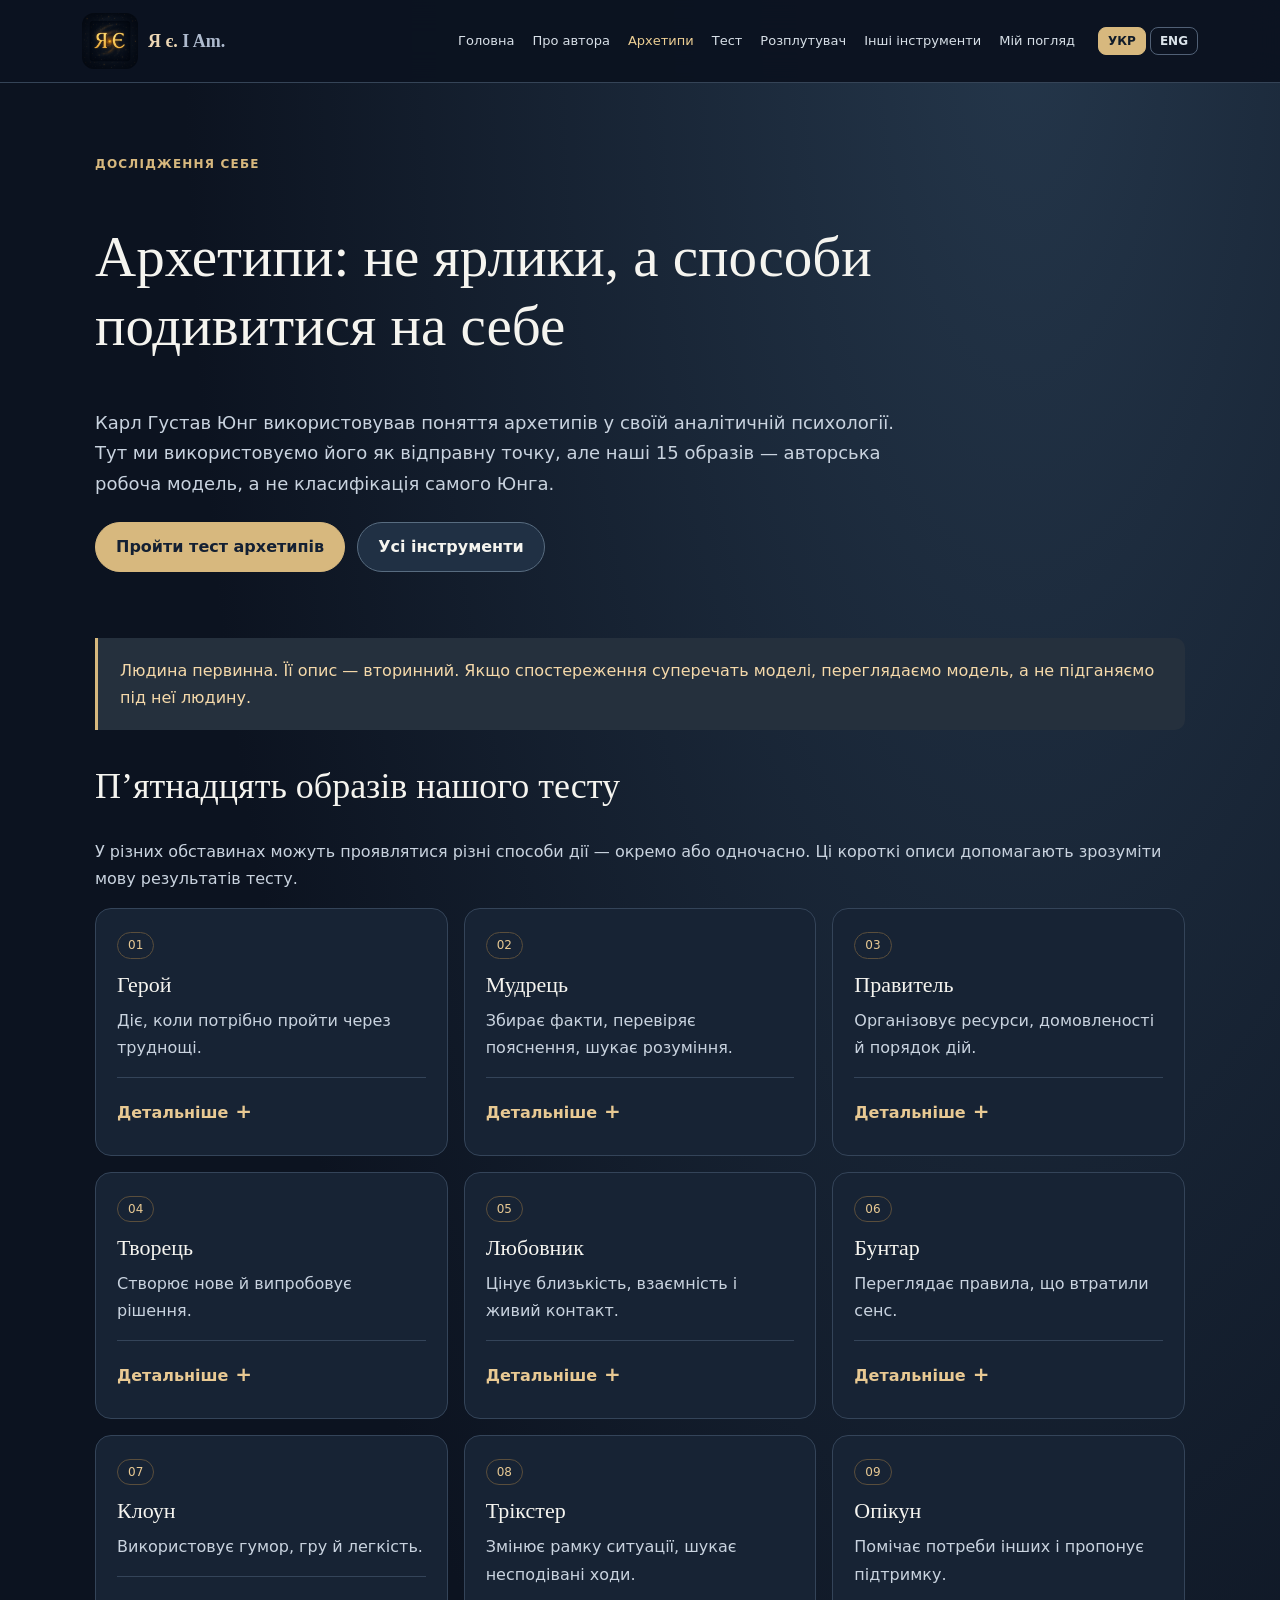
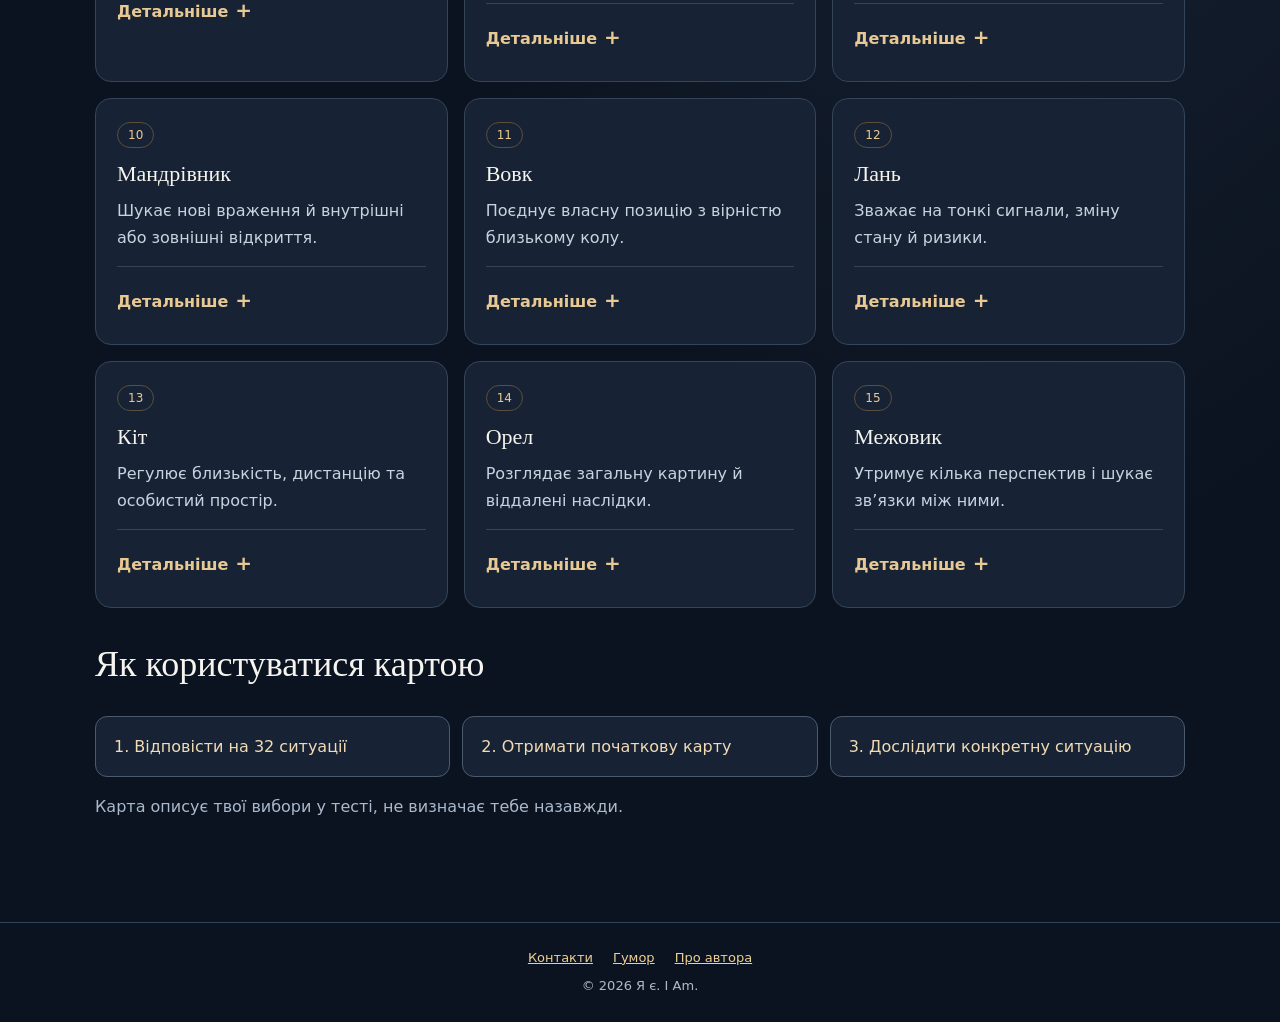
<file: archetypes.html>
<!DOCTYPE html>
<html lang="uk"><head><meta charset="utf-8"/><meta content="width=device-width,initial-scale=1" name="viewport"/><meta content="#0c1320" name="theme-color"/><title>Про архетипи | Я є. I Am.</title><meta content="Архетипи, Юнг та 15 образів авторського тесту." name="description"/><link href="images/ya-e-og.jpg" rel="icon" type="image/jpeg"/><link href="assets/site.css" rel="stylesheet"/><style>
:root{color-scheme:dark;--bg:#0c1320;--panel:#172334;--gold:#d7b87e;--ink:#f5f4ef;--muted:#bac7d6;--edge:#344459}
*{box-sizing:border-box}body{margin:0;background:radial-gradient(ellipse at 80% 0,#24364a,#0c1320 58%);color:var(--ink);font:16px/1.7 system-ui,-apple-system,Segoe UI,sans-serif}main{max-width:1130px;margin:auto;padding:44px 20px 85px}h1,h2,h3{font-family:Georgia,serif;font-weight:500;line-height:1.2}h1{font-size:clamp(36px,5vw,57px)}h2{font-size:clamp(25px,3vw,36px)}h3{font-size:22px;margin:0 0 9px}p{color:#c9d3df}.eyebrow{color:var(--gold);font-weight:650;letter-spacing:.1em;text-transform:uppercase;font-size:12px}.hero{padding:22px 0 36px;max-width:830px}.hero p{font-size:18px}.actions{display:flex;gap:12px;flex-wrap:wrap;margin-top:23px}.action{display:inline-flex;align-items:center;justify-content:center;min-height:45px;padding:10px 20px;border:1px solid var(--gold);border-radius:100px;background:var(--gold);color:#142033!important;font-weight:750;text-decoration:none}.action.alt{color:#f5f4ef!important;background:#203044;border-color:#586c80}.section{margin-top:35px}.grid{display:grid;grid-template-columns:repeat(3,minmax(0,1fr));gap:16px}.card{border:1px solid var(--edge);border-radius:16px;background:#172334;padding:21px}.card p{margin:0}.pill{color:#e8c993;border:1px solid #5a4e3c;border-radius:100px;display:inline-block;padding:2px 10px;font-size:12px;margin-bottom:13px}.notice{background:#25303d;border-left:3px solid var(--gold);border-radius:0 10px 10px 0;color:#f5d9aa;padding:19px 22px;margin-top:30px}.link-section{display:flex;flex-wrap:wrap;gap:12px}.link-card{min-width:200px;flex:1;color:#f1dbb5;text-decoration:none;border:1px solid #4a5b6e;padding:16px 18px;border-radius:12px;background:#172334}.link-card:hover,.action:hover{filter:brightness(1.15)}.muted{color:#aab9cb}.skip{position:absolute;left:-9999px}.skip:focus{left:12px;top:12px;z-index:10000;background:#fff;color:#111;padding:8px}@media(max-width:780px){.grid{grid-template-columns:repeat(2,minmax(0,1fr))}main{padding:28px 15px 65px}}@media(max-width:520px){.grid{grid-template-columns:1fr}.actions .action{width:100%}}

/* Accessible expandable archetype cards */
.archetype-more{margin-top:15px;border-top:1px solid #344459;padding-top:10px}.archetype-more summary{cursor:pointer;color:#e8c993;font-weight:700;list-style:none;padding:6px 0}.archetype-more summary::after{content:" +";font-size:20px}.archetype-more[open] summary::after{content:" −"}.archetype-more p{margin:10px 0;color:#d5e0ea;font-size:14px;line-height:1.65}.card h3{cursor:pointer}.card h3:hover{color:#e8c993}
</style></head><body class="new-site-page"><a class="skip" href="#main">До змісту / Skip to content</a><main id="main"><section class="hero"><span class="eyebrow"><span data-i18n-en="Self-exploration" data-i18n-uk="Дослідження себе">Дослідження себе</span></span><h1><span data-i18n-en="Archetypes: not labels, but ways to look at yourself" data-i18n-uk="Архетипи: не ярлики, а способи подивитися на себе">Архетипи: не ярлики, а способи подивитися на себе</span></h1><p><span data-i18n-en="Carl Gustav Jung explored archetypes in analytical psychology. His ideas are a starting point here, but our 15 figures form an original working model, not a classification created by Jung." data-i18n-uk="Карл Густав Юнг використовував поняття архетипів у своїй аналітичній психології. Тут ми використовуємо його як відправну точку, але наші 15 образів — авторська робоча модель, а не класифікація самого Юнга.">Карл Густав Юнг використовував поняття архетипів у своїй аналітичній психології. Тут ми використовуємо його як відправну точку, але наші 15 образів — авторська робоча модель, а не класифікація самого Юнга.</span></p><div class="actions"><a class="action" data-url="archetype-test.html" href="archetype-test.html"><span data-i18n-en="Take the archetype test" data-i18n-uk="Пройти тест архетипів">Пройти тест архетипів</span></a><a class="action alt" data-url="tools.html" href="tools.html"><span data-i18n-en="All tools" data-i18n-uk="Усі інструменти">Усі інструменти</span></a></div></section><section class="notice"><span data-i18n-en="The person comes first. Any description is secondary. If observations contradict the model, revise the model rather than force the person to fit it." data-i18n-uk="Людина первинна. Її опис — вторинний. Якщо спостереження суперечать моделі, переглядаємо модель, а не підганяємо під неї людину.">Людина первинна. Її опис — вторинний. Якщо спостереження суперечать моделі, переглядаємо модель, а не підганяємо під неї людину.</span></section><section class="section"><h2><span data-i18n-en="The fifteen figures used in our test" data-i18n-uk="П’ятнадцять образів нашого тесту">П’ятнадцять образів нашого тесту</span></h2><p><span data-i18n-en="Different ways of acting may appear in different situations, alone or together. These brief descriptions help explain the language used in the test results." data-i18n-uk="У різних обставинах можуть проявлятися різні способи дії — окремо або одночасно. Ці короткі описи допомагають зрозуміти мову результатів тесту.">У різних обставинах можуть проявлятися різні способи дії — окремо або одночасно. Ці короткі описи допомагають зрозуміти мову результатів тесту.</span></p><div class="grid"><article class="card"><span class="pill">01</span><h3><span data-i18n-en="Hero" data-i18n-uk="Герой">Герой</span></h3><p><span data-i18n-en="Takes action when difficulties must be faced." data-i18n-uk="Діє, коли потрібно пройти через труднощі.">Діє, коли потрібно пройти через труднощі.</span></p><details class="archetype-more"><summary data-i18n-en="Read more" data-i18n-uk="Детальніше">Детальніше</summary><p data-i18n-en="The Hero responds to difficult situations with action, endurance, and persistence toward a meaningful goal." data-i18n-uk="Коли шлях важкий, Герой включається через готовність діяти, витримувати напруження й доводити важливе до результату.">Коли шлях важкий, Герой включається через готовність діяти, витримувати напруження й доводити важливе до результату.</p><p data-i18n-en="Strength: perseverance. Risk: continuing the struggle after the goal has lost its purpose." data-i18n-uk="Сила — наполегливість; межа — продовжувати боротьбу, коли мета вже втратила сенс.">Сила — наполегливість; межа — продовжувати боротьбу, коли мета вже втратила сенс.</p><p data-i18n-en="Is this effort still worth making?" data-i18n-uk="Чи справді ця справа варта подальших зусиль?">Чи справді ця справа варта подальших зусиль?</p></details></article><article class="card"><span class="pill">02</span><h3><span data-i18n-en="Sage" data-i18n-uk="Мудрець">Мудрець</span></h3><p><span data-i18n-en="Checks evidence, questions explanations, seeks understanding." data-i18n-uk="Збирає факти, перевіряє пояснення, шукає розуміння.">Збирає факти, перевіряє пояснення, шукає розуміння.</span></p><details class="archetype-more"><summary data-i18n-en="Read more" data-i18n-uk="Детальніше">Детальніше</summary><p data-i18n-en="The Sage searches for explanations, checks evidence, and separates facts from assumptions. Understanding causes matters." data-i18n-uk="Мудрець шукає пояснення, перевіряє відомості, розрізняє факти та припущення. Для нього важливо зрозуміти, чому щось відбувається.">Мудрець шукає пояснення, перевіряє відомості, розрізняє факти та припущення. Для нього важливо зрозуміти, чому щось відбувається.</p><p data-i18n-en="Strength: sound reasoning. Risk: analysis delaying action." data-i18n-uk="Сила — обґрунтованість; межа — надмірно довгий аналіз перед дією.">Сила — обґрунтованість; межа — надмірно довгий аналіз перед дією.</p><p data-i18n-en="What information do I really need to decide?" data-i18n-uk="Якої інформації справді бракує для рішення?">Якої інформації справді бракує для рішення?</p></details></article><article class="card"><span class="pill">03</span><h3><span data-i18n-en="Ruler" data-i18n-uk="Правитель">Правитель</span></h3><p><span data-i18n-en="Organizes resources, agreements, and action." data-i18n-uk="Організовує ресурси, домовленості й порядок дій.">Організовує ресурси, домовленості й порядок дій.</span></p><details class="archetype-more"><summary data-i18n-en="Read more" data-i18n-uk="Детальніше">Детальніше</summary><p data-i18n-en="The Ruler creates structure, priorities, agreements, and clear responsibilities. This need not mean leading others; it can mean organizing one’s own life." data-i18n-uk="Правитель структурує завдання, визначає пріоритети, домовленості та відповідальність. Не обов’язково керує людьми — іноді лише впорядковує власні справи.">Правитель структурує завдання, визначає пріоритети, домовленості та відповідальність. Не обов’язково керує людьми — іноді лише впорядковує власні справи.</p><p data-i18n-en="Strength: organization. Risk: unnecessary control." data-i18n-uk="Сила — організація; межа — прагнення контролювати більше, ніж потрібно.">Сила — організація; межа — прагнення контролювати більше, ніж потрібно.</p><p data-i18n-en="What needs structure, and what can I leave alone?" data-i18n-uk="Що тут потрібно організувати, а що можна відпустити?">Що тут потрібно організувати, а що можна відпустити?</p></details></article><article class="card"><span class="pill">04</span><h3><span data-i18n-en="Creator" data-i18n-uk="Творець">Творець</span></h3><p><span data-i18n-en="Creates and experiments with new solutions." data-i18n-uk="Створює нове й випробовує рішення.">Створює нове й випробовує рішення.</span></p><details class="archetype-more"><summary data-i18n-en="Read more" data-i18n-uk="Детальніше">Детальніше</summary><p data-i18n-en="The Creator looks for ways to make, reshape, or combine things. The process itself can be rewarding even without a guaranteed payoff." data-i18n-uk="Творець шукає, що можна побудувати, переробити або поєднати по-новому. Йому може бути цінний і сам процес створення, навіть без гарантованої користі.">Творець шукає, що можна побудувати, переробити або поєднати по-новому. Йому може бути цінний і сам процес створення, навіть без гарантованої користі.</p><p data-i18n-en="Strength: inventiveness. Risk: becoming absorbed in creating at the expense of finishing or other duties." data-i18n-uk="Сила — винахідливість; межа — захоплення процесом на шкоду завершенню або іншим справам.">Сила — винахідливість; межа — захоплення процесом на шкоду завершенню або іншим справам.</p><p data-i18n-en="What am I creating, and when should I stop?" data-i18n-uk="Що я хочу створити і коли варто зупинитися?">Що я хочу створити і коли варто зупинитися?</p></details></article><article class="card"><span class="pill">05</span><h3><span data-i18n-en="Lover" data-i18n-uk="Любовник">Любовник</span></h3><p><span data-i18n-en="Values closeness, reciprocity, and connection." data-i18n-uk="Цінує близькість, взаємність і живий контакт.">Цінує близькість, взаємність і живий контакт.</span></p><details class="archetype-more"><summary data-i18n-en="Read more" data-i18n-uk="Детальніше">Детальніше</summary><p data-i18n-en="The Lover values closeness, sincerity, trust, and genuine connection, not only in romantic relationships." data-i18n-uk="Любовник зважає на близькість, щирість, довіру та живий контакт. Йдеться не лише про романтичні стосунки, а й про значущі людські зв’язки.">Любовник зважає на близькість, щирість, довіру та живий контакт. Йдеться не лише про романтичні стосунки, а й про значущі людські зв’язки.</p><p data-i18n-en="Strength: deep connection. Risk: neglecting personal needs to preserve closeness." data-i18n-uk="Сила — глибокий контакт; межа — ризик нехтувати власними потребами заради близькості.">Сила — глибокий контакт; межа — ризик нехтувати власними потребами заради близькості.</p><p data-i18n-en="Am I keeping my own needs in view?" data-i18n-uk="Чи зберігаю я в цих стосунках і себе?">Чи зберігаю я в цих стосунках і себе?</p></details></article><article class="card"><span class="pill">06</span><h3><span data-i18n-en="Rebel" data-i18n-uk="Бунтар">Бунтар</span></h3><p><span data-i18n-en="Challenges rules that no longer serve a purpose." data-i18n-uk="Переглядає правила, що втратили сенс.">Переглядає правила, що втратили сенс.</span></p><details class="archetype-more"><summary data-i18n-en="Read more" data-i18n-uk="Детальніше">Детальніше</summary><p data-i18n-en="The Rebel challenges rules and restrictions that no longer help or lack a convincing reason to exist." data-i18n-uk="Бунтар ставить під сумнів правила й обмеження, які перестали допомагати або не мають переконливого обґрунтування.">Бунтар ставить під сумнів правила й обмеження, які перестали допомагати або не мають переконливого обґрунтування.</p><p data-i18n-en="Strength: independence from outdated rules. Risk: opposition for its own sake." data-i18n-uk="Сила — незалежність від непридатних правил; межа — заперечення заради самого заперечення.">Сила — незалежність від непридатних правил; межа — заперечення заради самого заперечення.</p><p data-i18n-en="Am I questioning the rule because of its effects, or simply because it is a rule?" data-i18n-uk="Я оскаржую правило через його наслідки чи лише тому, що це правило?">Я оскаржую правило через його наслідки чи лише тому, що це правило?</p></details></article><article class="card"><span class="pill">07</span><h3><span data-i18n-en="Jester" data-i18n-uk="Клоун">Клоун</span></h3><p><span data-i18n-en="Uses humor, play, and lightness." data-i18n-uk="Використовує гумор, гру й легкість.">Використовує гумор, гру й легкість.</span></p><details class="archetype-more"><summary data-i18n-en="Read more" data-i18n-uk="Детальніше">Детальніше</summary><p data-i18n-en="The Jester uses humor, play, lightness, and self-irony to connect with others and relieve tension." data-i18n-uk="Клоун використовує гру, жарти, легкість і самоіронію, щоб взаємодіяти з людьми або послаблювати напруження.">Клоун використовує гру, жарти, легкість і самоіронію, щоб взаємодіяти з людьми або послаблювати напруження.</p><p data-i18n-en="Strength: lightness. Risk: joking past a matter that needs to be taken seriously." data-i18n-uk="Сила — легкість; межа — віджартуватися там, де потрібна серйозна розмова.">Сила — легкість; межа — віджартуватися там, де потрібна серйозна розмова.</p><p data-i18n-en="Will humor help here or distract from the issue?" data-i18n-uk="Зараз гумор допоможе чи відверне від суті?">Зараз гумор допоможе чи відверне від суті?</p></details></article><article class="card"><span class="pill">08</span><h3><span data-i18n-en="Trickster" data-i18n-uk="Трікстер">Трікстер</span></h3><p><span data-i18n-en="Reframes situations and finds unexpected moves." data-i18n-uk="Змінює рамку ситуації, шукає несподівані ходи.">Змінює рамку ситуації, шукає несподівані ходи.</span></p><details class="archetype-more"><summary data-i18n-en="Read more" data-i18n-uk="Детальніше">Детальніше</summary><p data-i18n-en="The Trickster spots unexpected moves, overturns familiar assumptions, and opens fresh perspectives. Sometimes this is simply play, not a search for utility." data-i18n-uk="Трікстер помічає нестандартні ходи, перевертає звичну постановку питання, провокує новий погляд. Іноді це просто гра, а не пошук практичної користі.">Трікстер помічає нестандартні ходи, перевертає звичну постановку питання, провокує новий погляд. Іноді це просто гра, а не пошук практичної користі.</p><p data-i18n-en="Strength: breaking patterns. Risk: disrupting useful agreements for no reason." data-i18n-uk="Сила — вихід за межі шаблону; межа — порушення домовленостей без потреби.">Сила — вихід за межі шаблону; межа — порушення домовленостей без потреби.</p><p data-i18n-en="What changes if I look at this differently?" data-i18n-uk="Що зміниться, якщо подивитися на це інакше?">Що зміниться, якщо подивитися на це інакше?</p></details></article><article class="card"><span class="pill">09</span><h3><span data-i18n-en="Caregiver" data-i18n-uk="Опікун">Опікун</span></h3><p><span data-i18n-en="Notices others’ needs and offers support." data-i18n-uk="Помічає потреби інших і пропонує підтримку.">Помічає потреби інших і пропонує підтримку.</span></p><details class="archetype-more"><summary data-i18n-en="Read more" data-i18n-uk="Детальніше">Детальніше</summary><p data-i18n-en="The Caregiver notices others’ needs and supports them through words and action, aiming to help rather than impose help." data-i18n-uk="Опікун помічає потреби інших, підтримує словом і дією, намагається дати потрібну, а не нав’язану допомогу.">Опікун помічає потреби інших, підтримує словом і дією, намагається дати потрібну, а не нав’язану допомогу.</p><p data-i18n-en="Strength: support. Risk: taking responsibility others did not ask for." data-i18n-uk="Сила — підтримка; межа — брати на себе те, про що не просили.">Сила — підтримка; межа — брати на себе те, про що не просили.</p><p data-i18n-en="What help does this person actually want?" data-i18n-uk="Яку допомогу людина справді хоче отримати?">Яку допомогу людина справді хоче отримати?</p></details></article><article class="card"><span class="pill">10</span><h3><span data-i18n-en="Explorer" data-i18n-uk="Мандрівник">Мандрівник</span></h3><p><span data-i18n-en="Seeks new experiences and inner or outer discoveries." data-i18n-uk="Шукає нові враження й внутрішні або зовнішні відкриття.">Шукає нові враження й внутрішні або зовнішні відкриття.</span></p><details class="archetype-more"><summary data-i18n-en="Read more" data-i18n-uk="Детальніше">Детальніше</summary><p data-i18n-en="The Explorer seeks discoveries through travel, learning, books, ideas, and inner exploration. Novelty may broaden perspective, but can sometimes serve as avoidance." data-i18n-uk="Мандрівник шукає відкриття у поїздках, навчанні, книжках, ідеях та внутрішніх дослідженнях. Новизна може розширювати світогляд, а іноді допомагати уникнути неприємної справи.">Мандрівник шукає відкриття у поїздках, навчанні, книжках, ідеях та внутрішніх дослідженнях. Новизна може розширювати світогляд, а іноді допомагати уникнути неприємної справи.</p><p data-i18n-en="Strength: openness. Risk: escaping unresolved issues through novelty." data-i18n-uk="Сила — відкритість; межа — втеча в новизну від невирішених питань.">Сила — відкритість; межа — втеча в новизну від невирішених питань.</p><p data-i18n-en="Am I exploring, or postponing something important?" data-i18n-uk="Я шукаю нове чи відкладаю важливе?">Я шукаю нове чи відкладаю важливе?</p></details></article><article class="card"><span class="pill">11</span><h3><span data-i18n-en="Wolf" data-i18n-uk="Вовк">Вовк</span></h3><p><span data-i18n-en="Combines independence with loyalty to close relationships." data-i18n-uk="Поєднує власну позицію з вірністю близькому колу.">Поєднує власну позицію з вірністю близькому колу.</span></p><details class="archetype-more"><summary data-i18n-en="Read more" data-i18n-uk="Детальніше">Детальніше</summary><p data-i18n-en="The Wolf maintains an independent stance while valuing loyalty to close people and protecting them. Independence does not mean isolation." data-i18n-uk="Вовк тримає власну позицію, водночас цінує вірність близькому колу й готовність його захищати. Незалежність тут не означає самотність.">Вовк тримає власну позицію, водночас цінує вірність близькому колу й готовність його захищати. Незалежність тут не означає самотність.</p><p data-i18n-en="Strength: autonomy and loyalty. Risk: dividing people too sharply into insiders and outsiders." data-i18n-uk="Сила — самостійність і відданість; межа — надто різкий поділ на «своїх» і «чужих».">Сила — самостійність і відданість; межа — надто різкий поділ на «своїх» і «чужих».</p><p data-i18n-en="Is there really a threat to those close to me?" data-i18n-uk="Чи справді тут є загроза моїм близьким?">Чи справді тут є загроза моїм близьким?</p></details></article><article class="card"><span class="pill">12</span><h3><span data-i18n-en="Doe" data-i18n-uk="Лань">Лань</span></h3><p><span data-i18n-en="Notices subtle signals, changing feelings, and risks." data-i18n-uk="Зважає на тонкі сигнали, зміну стану й ризики.">Зважає на тонкі сигнали, зміну стану й ризики.</span></p><details class="archetype-more"><summary data-i18n-en="Read more" data-i18n-uk="Детальніше">Детальніше</summary><p data-i18n-en="The Doe notices shifts in context, nonverbal cues, emotions, and possible risks. This is attentiveness, not necessarily fear." data-i18n-uk="Лань помічає зміни обстановки, невербальні сигнали, емоційний стан та можливі ризики. Це уважність, а не обов’язково страх.">Лань помічає зміни обстановки, невербальні сигнали, емоційний стан та можливі ризики. Це уважність, а не обов’язково страх.</p><p data-i18n-en="Strength: sensitivity. Risk: excessive caution when risks are overstated." data-i18n-uk="Сила — чутливість; межа — надмірна обережність, якщо ризики перебільшені.">Сила — чутливість; межа — надмірна обережність, якщо ризики перебільшені.</p><p data-i18n-en="Am I seeing a real signal or imagining a danger?" data-i18n-uk="Я бачу реальний сигнал чи лише припускаю небезпеку?">Я бачу реальний сигнал чи лише припускаю небезпеку?</p></details></article><article class="card"><span class="pill">13</span><h3><span data-i18n-en="Cat" data-i18n-uk="Кіт">Кіт</span></h3><p><span data-i18n-en="Manages closeness, distance, and personal space." data-i18n-uk="Регулює близькість, дистанцію та особистий простір.">Регулює близькість, дистанцію та особистий простір.</span></p><details class="archetype-more"><summary data-i18n-en="Read more" data-i18n-uk="Детальніше">Детальніше</summary><p data-i18n-en="The Cat regulates closeness and participation: when to engage, when to step back, and how to protect personal space." data-i18n-uk="Кіт регулює участь у стосунках та справах: коли бути поруч, коли відступити, як зберегти власний простір.">Кіт регулює участь у стосунках та справах: коли бути поруч, коли відступити, як зберегти власний простір.</p><p data-i18n-en="Strength: autonomy. Risk: distance that prevents needed connection." data-i18n-uk="Сила — автономія; межа — відсторонення, яке позбавляє потрібного контакту.">Сила — автономія; межа — відсторонення, яке позбавляє потрібного контакту.</p><p data-i18n-en="Am I choosing distance deliberately or avoiding a conversation?" data-i18n-uk="Я обираю дистанцію свідомо чи просто уникаю розмови?">Я обираю дистанцію свідомо чи просто уникаю розмови?</p></details></article><article class="card"><span class="pill">14</span><h3><span data-i18n-en="Eagle" data-i18n-uk="Орел">Орел</span></h3><p><span data-i18n-en="Looks at the bigger picture and longer-term outcomes." data-i18n-uk="Розглядає загальну картину й віддалені наслідки.">Розглядає загальну картину й віддалені наслідки.</span></p><details class="archetype-more"><summary data-i18n-en="Read more" data-i18n-uk="Детальніше">Детальніше</summary><p data-i18n-en="The Eagle considers long-term consequences and how a single event fits a larger system, avoiding tunnel vision." data-i18n-uk="Орел дивиться на довготривалі наслідки й місце окремої події в ширшій системі. Його погляд допомагає не загубитися в деталях.">Орел дивиться на довготривалі наслідки й місце окремої події в ширшій системі. Його погляд допомагає не загубитися в деталях.</p><p data-i18n-en="Strength: strategic perspective. Risk: missing what matters right now." data-i18n-uk="Сила — стратегічність; межа — пропустити важливе тут і зараз через віддалену перспективу.">Сила — стратегічність; межа — пропустити важливе тут і зараз через віддалену перспективу.</p><p data-i18n-en="What immediate detail might I be missing?" data-i18n-uk="Яку близьку деталь я не помітив за великою картиною?">Яку близьку деталь я не помітив за великою картиною?</p></details></article><article class="card"><span class="pill">15</span><h3><span data-i18n-en="Boundary Walker" data-i18n-uk="Межовик">Межовик</span></h3><p><span data-i18n-en="Holds multiple perspectives and explores connections among them." data-i18n-uk="Утримує кілька перспектив і шукає зв’язки між ними.">Утримує кілька перспектив і шукає зв’язки між ними.</span></p><details class="archetype-more"><summary data-i18n-en="Read more" data-i18n-uk="Детальніше">Детальніше</summary><p data-i18n-en="The Boundary Walker can hold different descriptions of one situation, including apparently conflicting views, and look for links between them. This is not necessarily indecision." data-i18n-uk="Межовик бачить різні способи описати ту саму ситуацію, утримує суперечливі погляди й шукає їхні зв’язки. Це не обов’язково нерішучість.">Межовик бачить різні способи описати ту саму ситуацію, утримує суперечливі погляди й шукає їхні зв’язки. Це не обов’язково нерішучість.</p><p data-i18n-en="Strength: multiple perspectives. Risk: overcomplicating a simple question." data-i18n-uk="Сила — багатоперспективність; межа — зайве ускладнення простої задачі.">Сила — багатоперспективність; межа — зайве ускладнення простої задачі.</p><p data-i18n-en="What can I see from another angle, and does it matter here?" data-i18n-uk="Що я бачу з іншого боку, і чи потрібно це для рішення?">Що я бачу з іншого боку, і чи потрібно це для рішення?</p></details></article></div></section><section class="section"><h2><span data-i18n-en="How to use your map" data-i18n-uk="Як користуватися картою">Як користуватися картою</span></h2><div class="link-section"><a class="link-card" data-url="archetype-test.html" href="archetype-test.html"><span data-i18n-en="1. Respond to 32 situations" data-i18n-uk="1. Відповісти на 32 ситуації">1. Відповісти на 32 ситуації</span></a><a class="link-card" data-url="archetype-test.html" href="archetype-test.html"><span data-i18n-en="2. Get an initial map" data-i18n-uk="2. Отримати початкову карту">2. Отримати початкову карту</span></a><a class="link-card" data-url="unravel-situation.html" href="unravel-situation.html"><span data-i18n-en="3. Explore a real situation" data-i18n-uk="3. Дослідити конкретну ситуацію">3. Дослідити конкретну ситуацію</span></a></div><p class="muted"><span data-i18n-en="The map reflects your responses in the test; it does not define you permanently." data-i18n-uk="Карта описує твої вибори у тесті, не визначає тебе назавжди.">Карта описує твої вибори у тесті, не визначає тебе назавжди.</span></p></section></main><script>window.yaieRenderHome=function(l){document.querySelectorAll('[data-i18n-uk]').forEach(e=>e.textContent=e.getAttribute('data-i18n-'+l));document.querySelectorAll('[data-url]').forEach(e=>{const u=new URL(e.getAttribute('data-url'),location.href);u.searchParams.set('lang',l);e.href=u.pathname+u.search;});};</script><script defer="" src="assets/site.js"></script><script>document.querySelectorAll('.grid > .card').forEach(card=>{card.querySelector('h3')?.addEventListener('click',()=>{let d=card.querySelector('details');if(d)d.open=!d.open;});});</script></body></html>
</file>
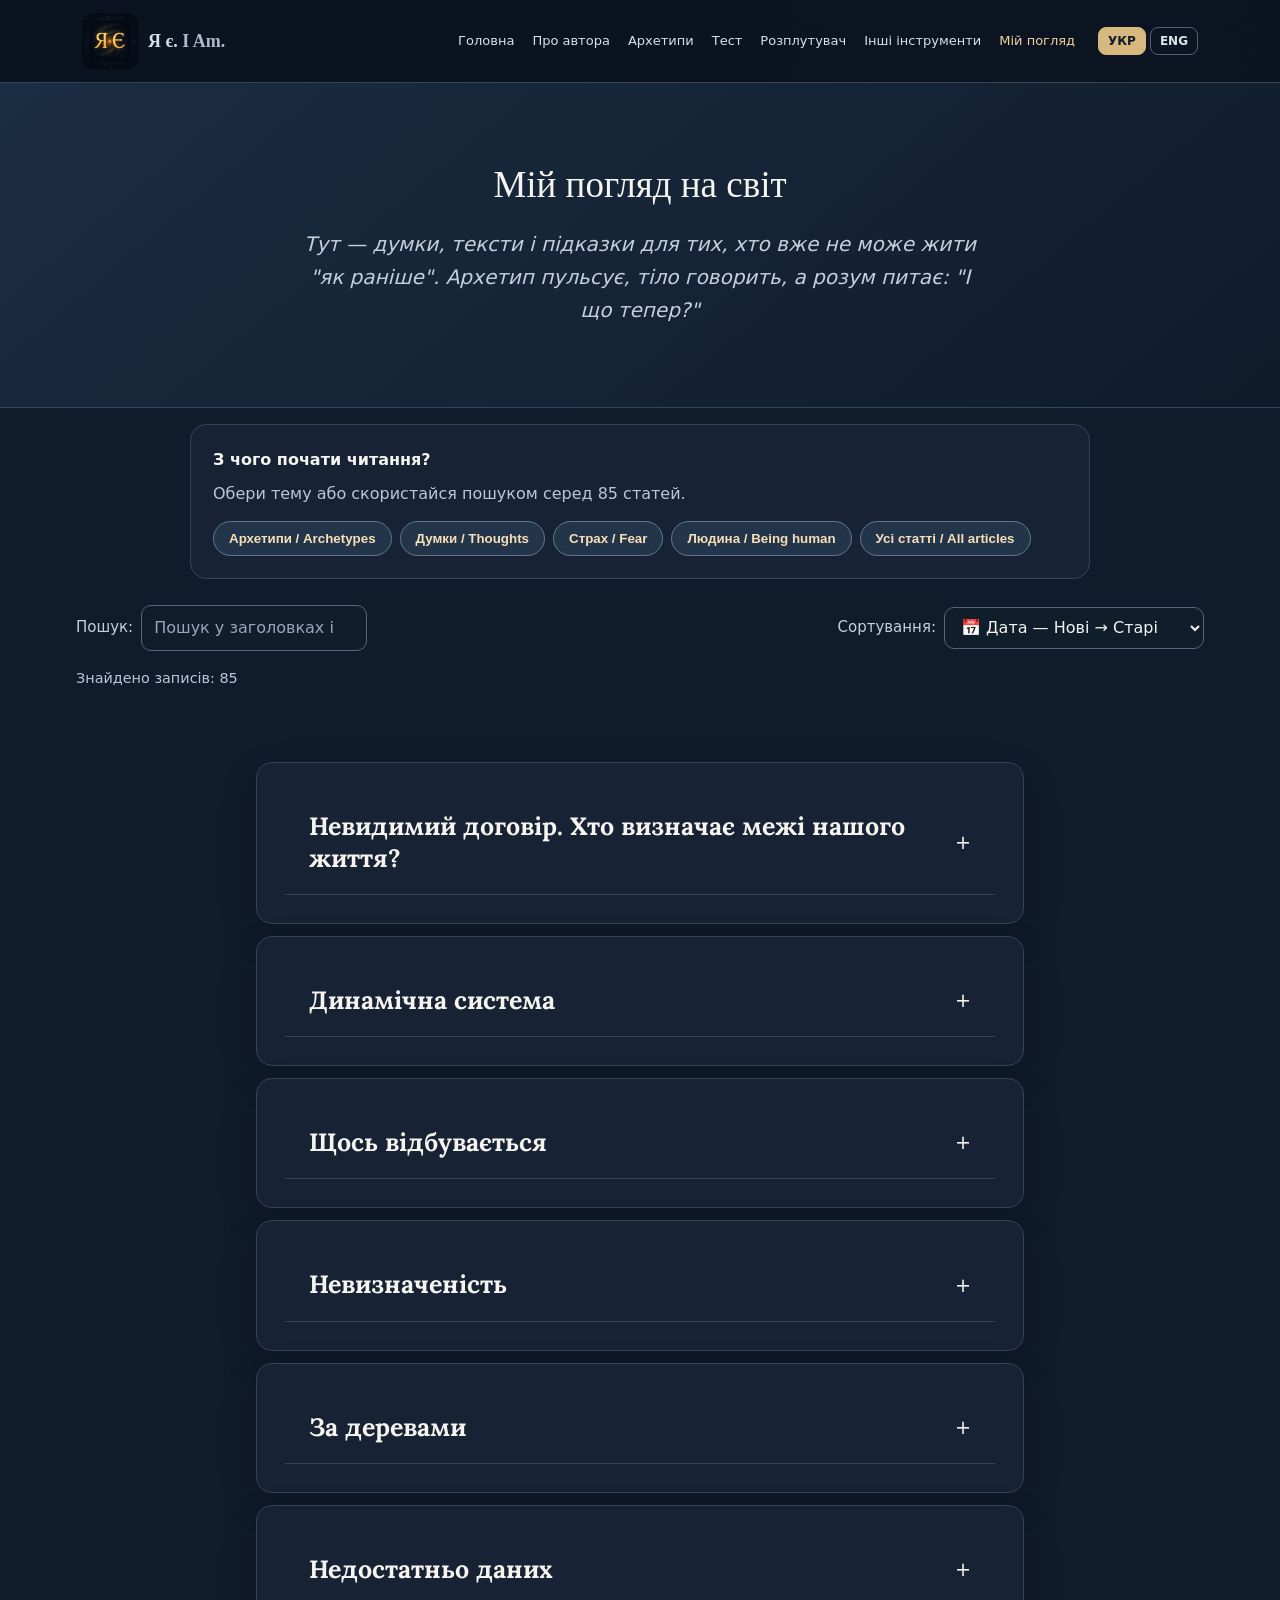
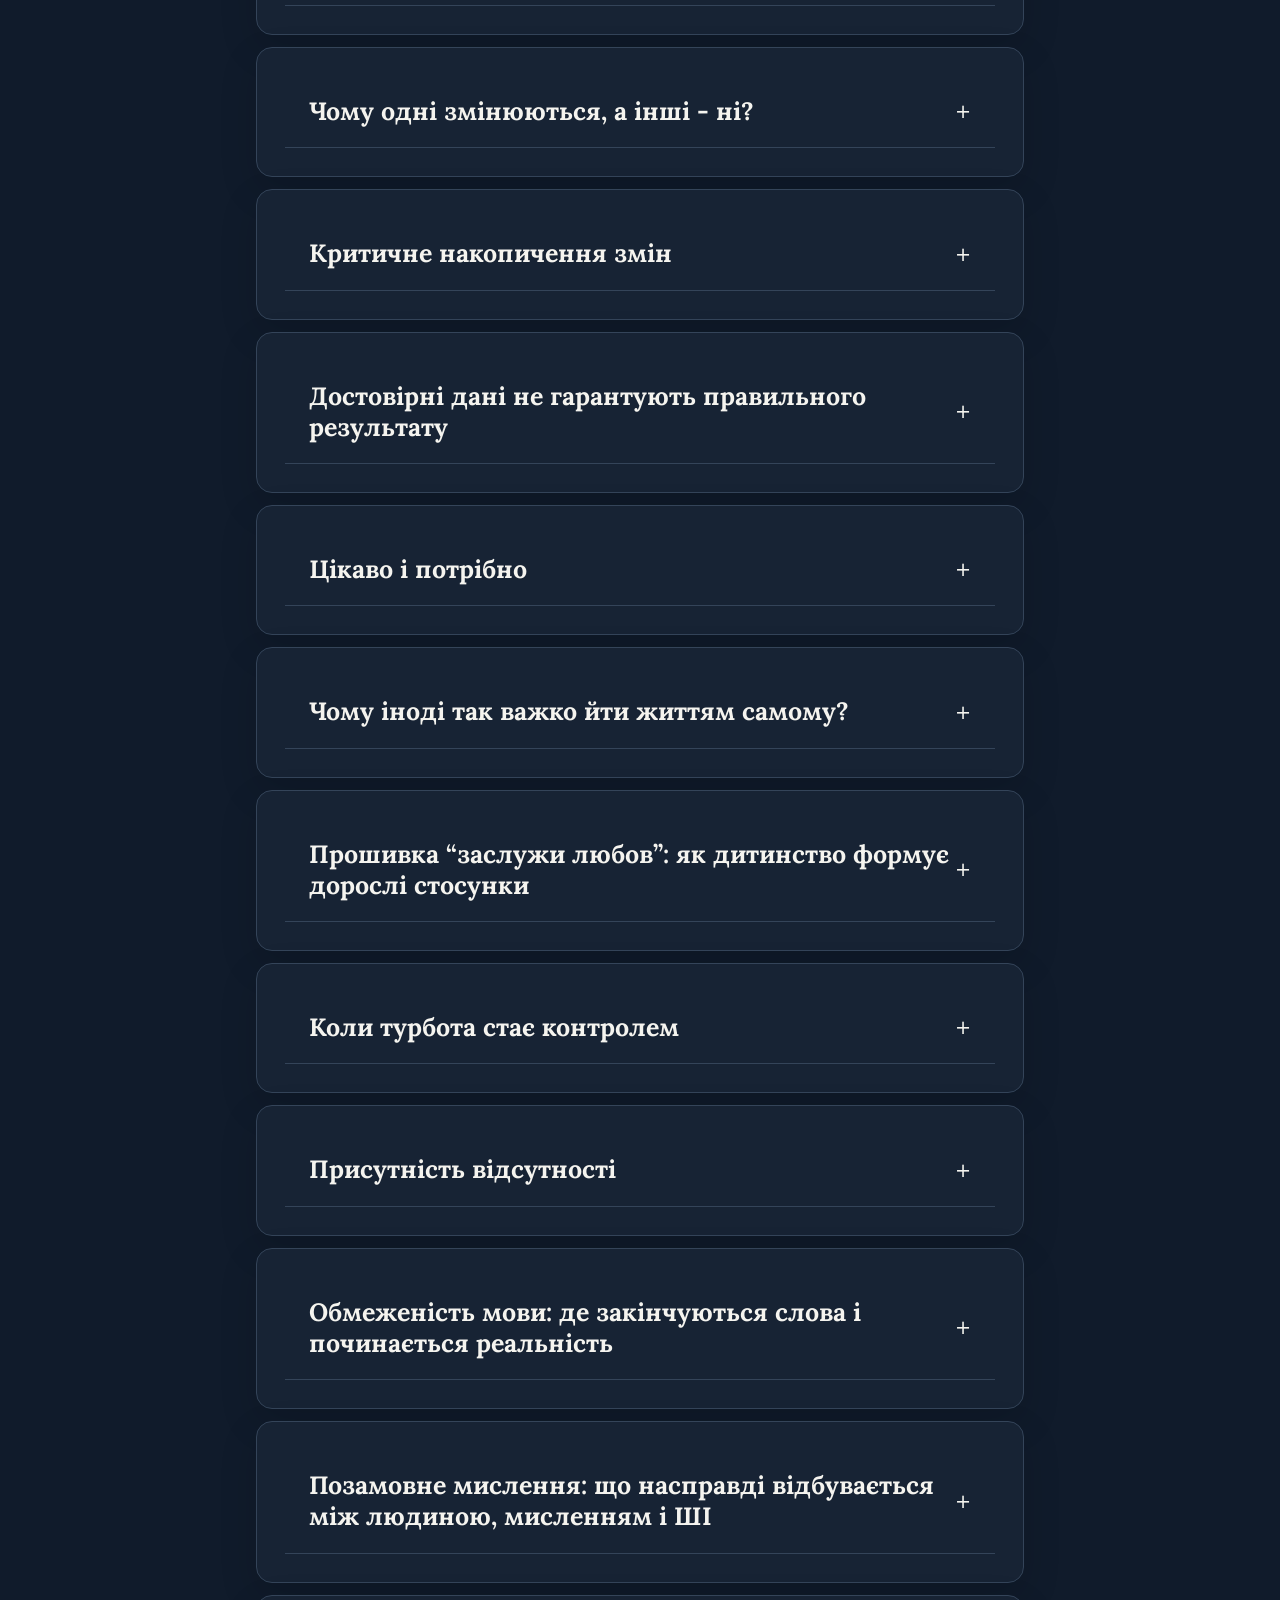
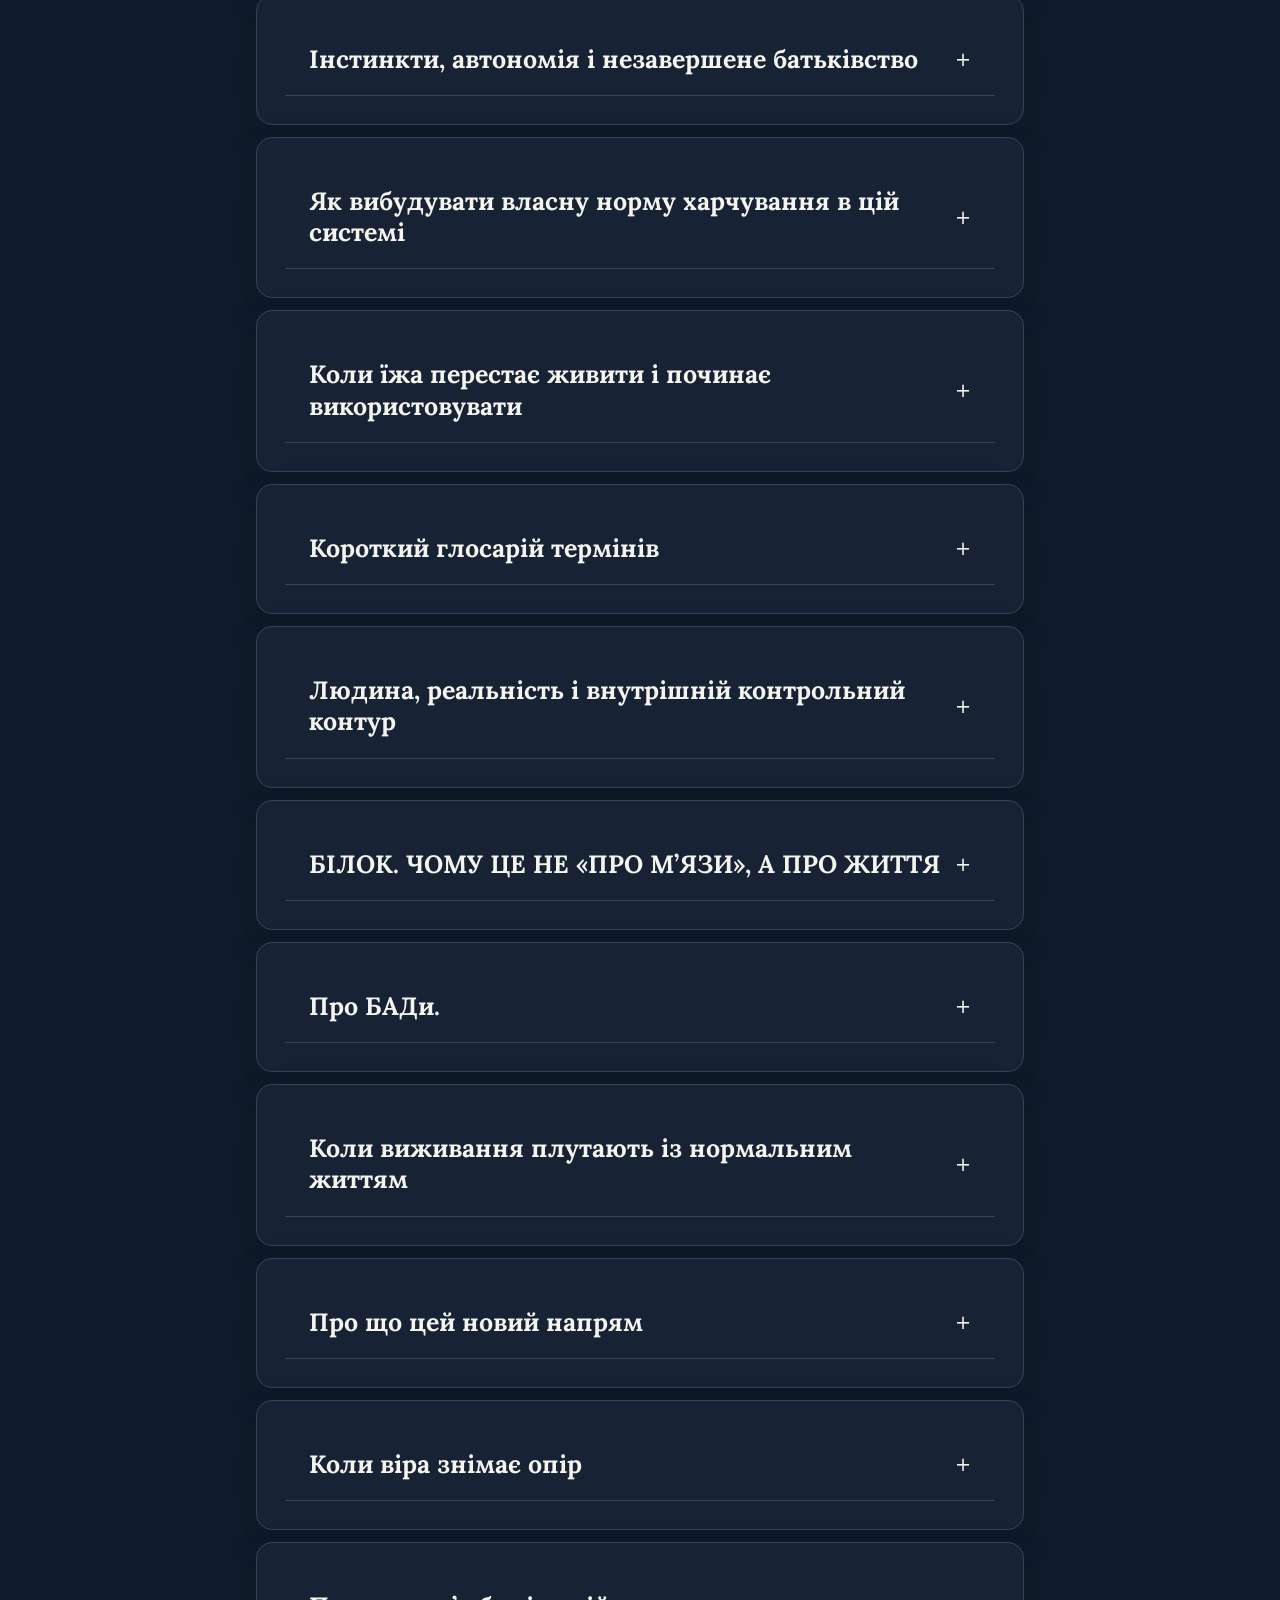
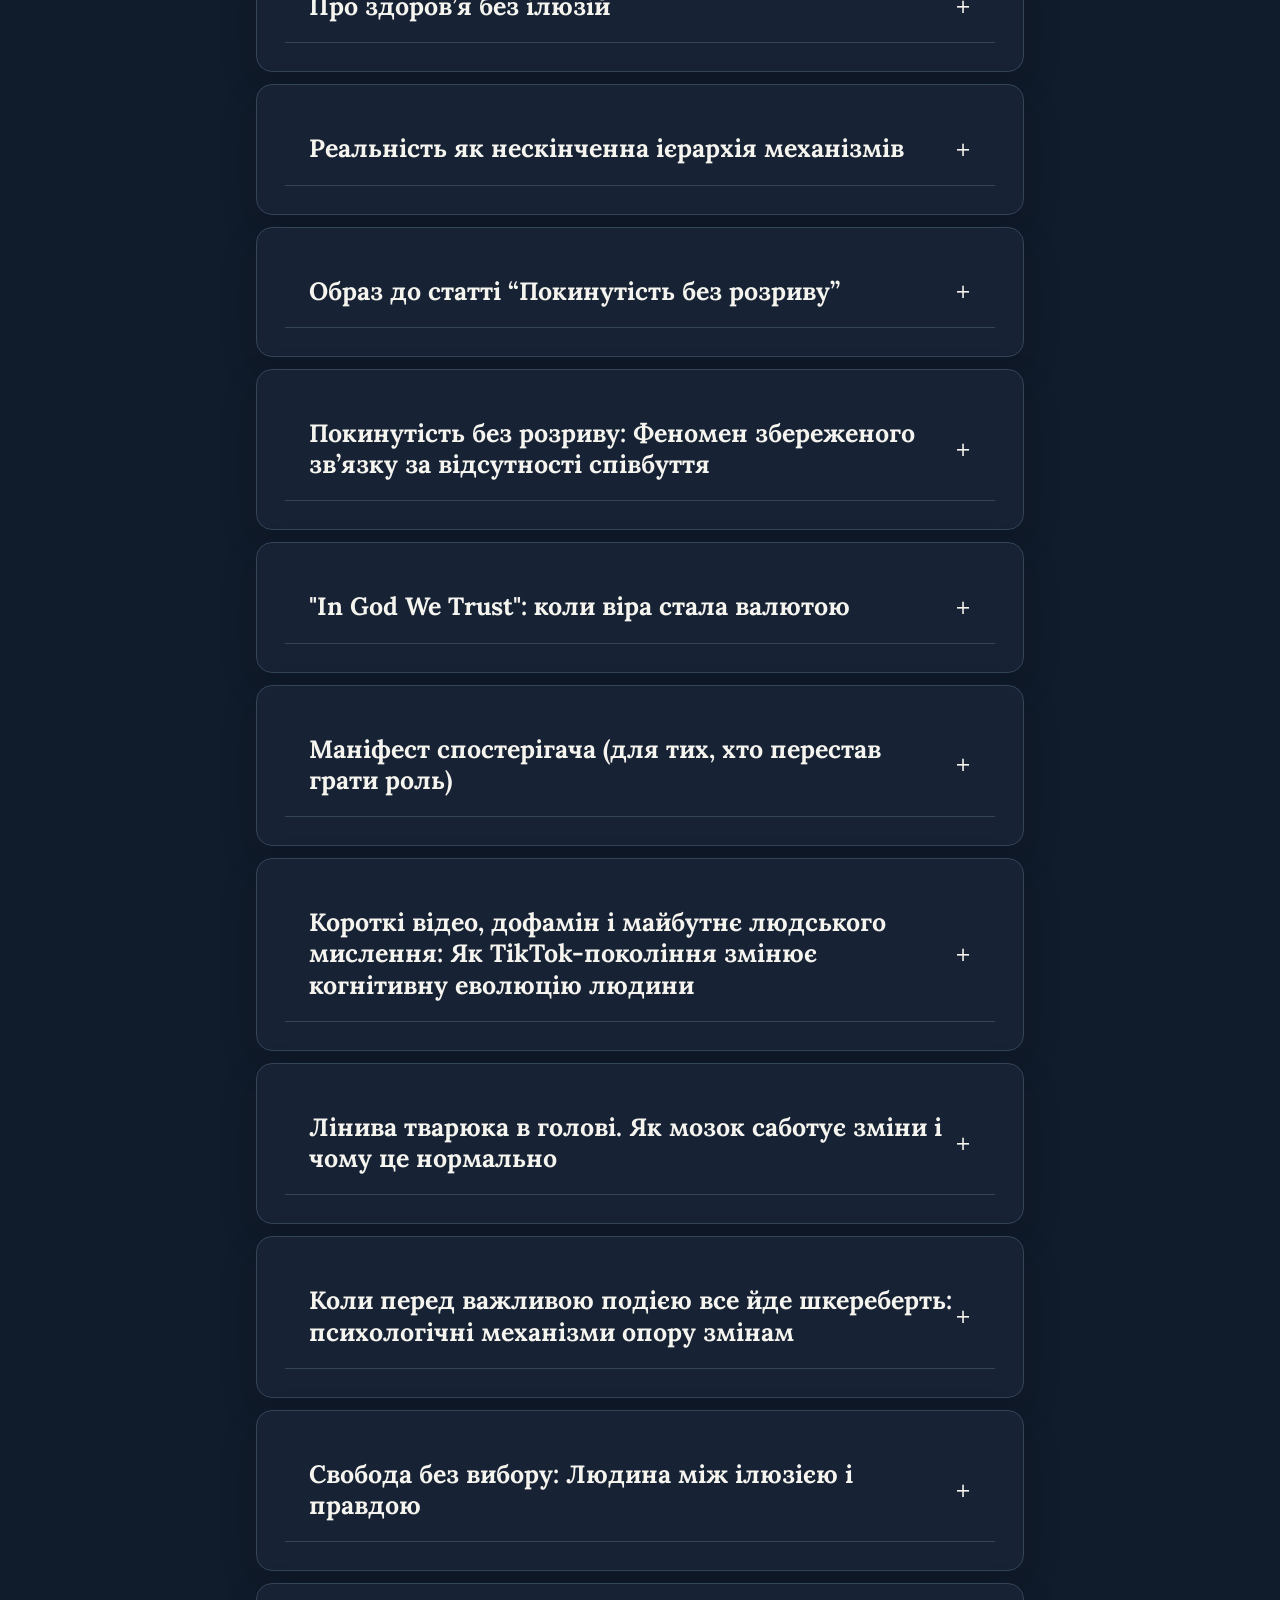
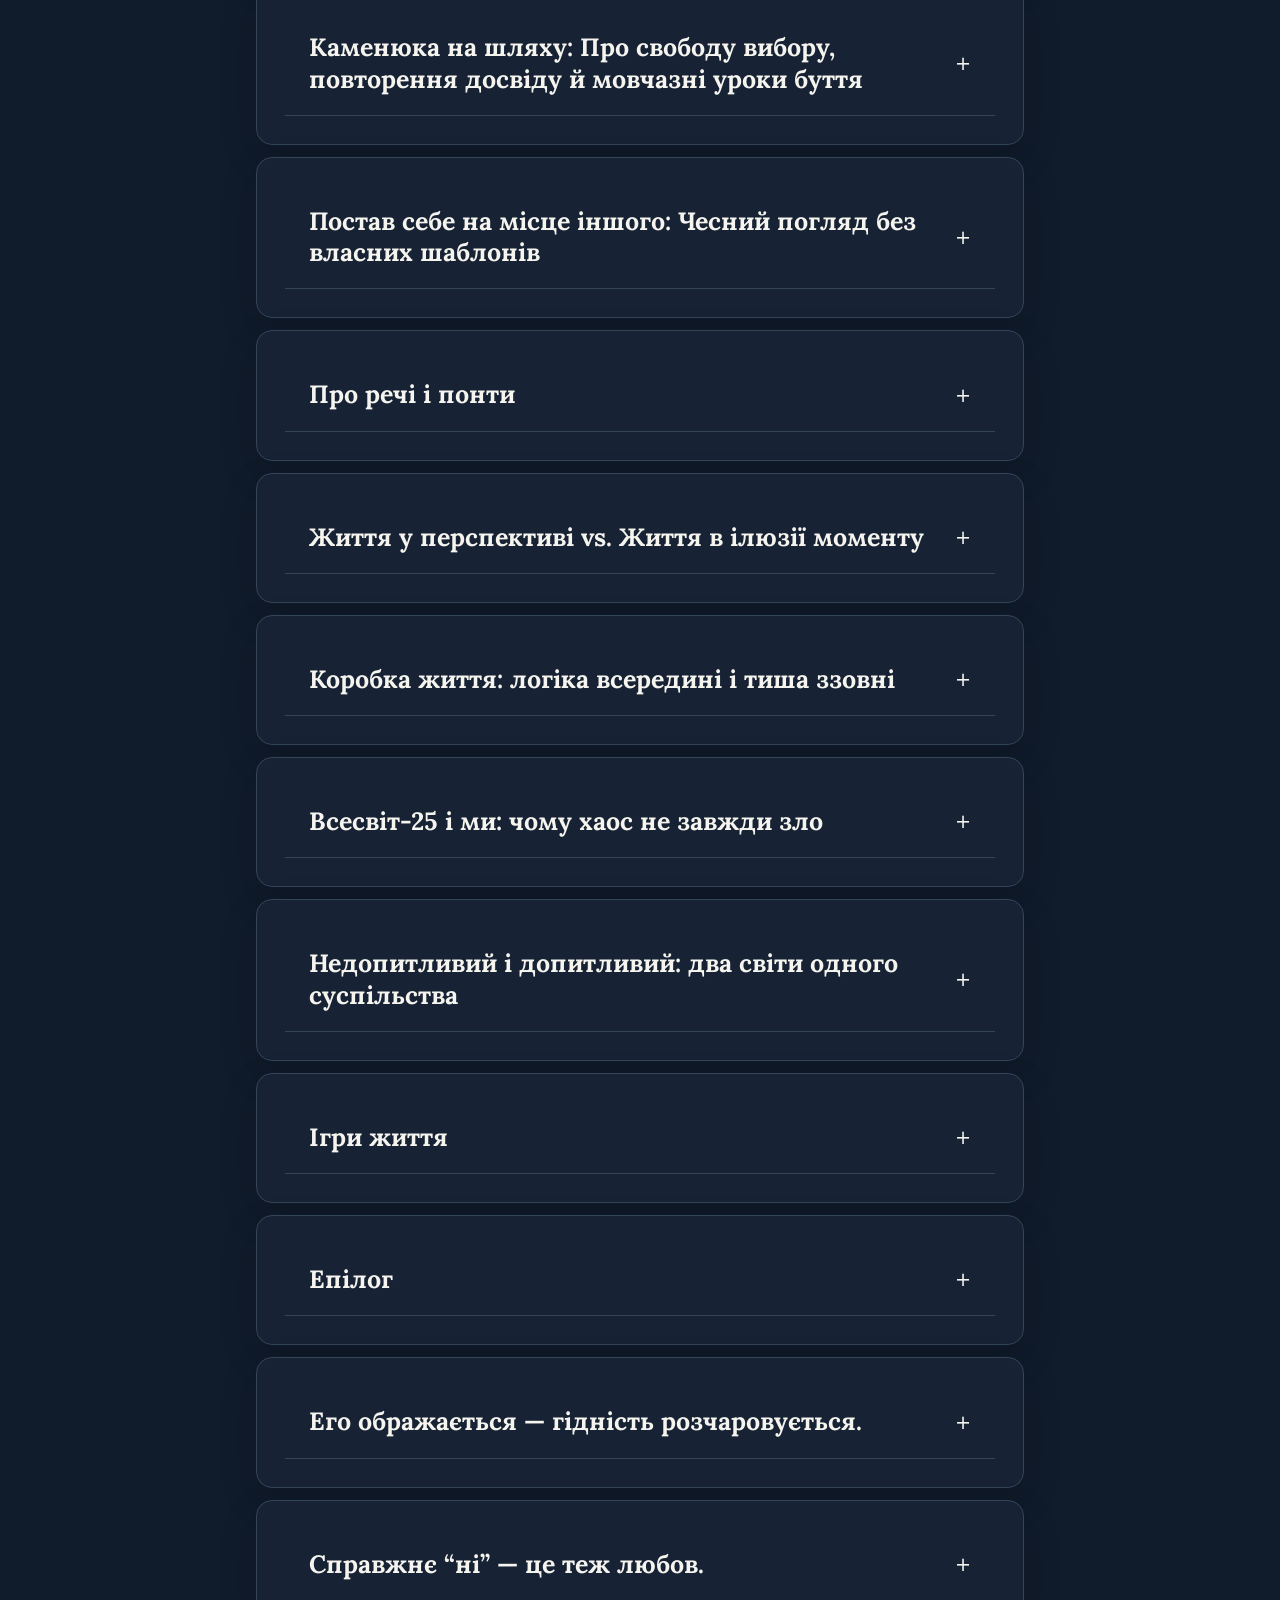
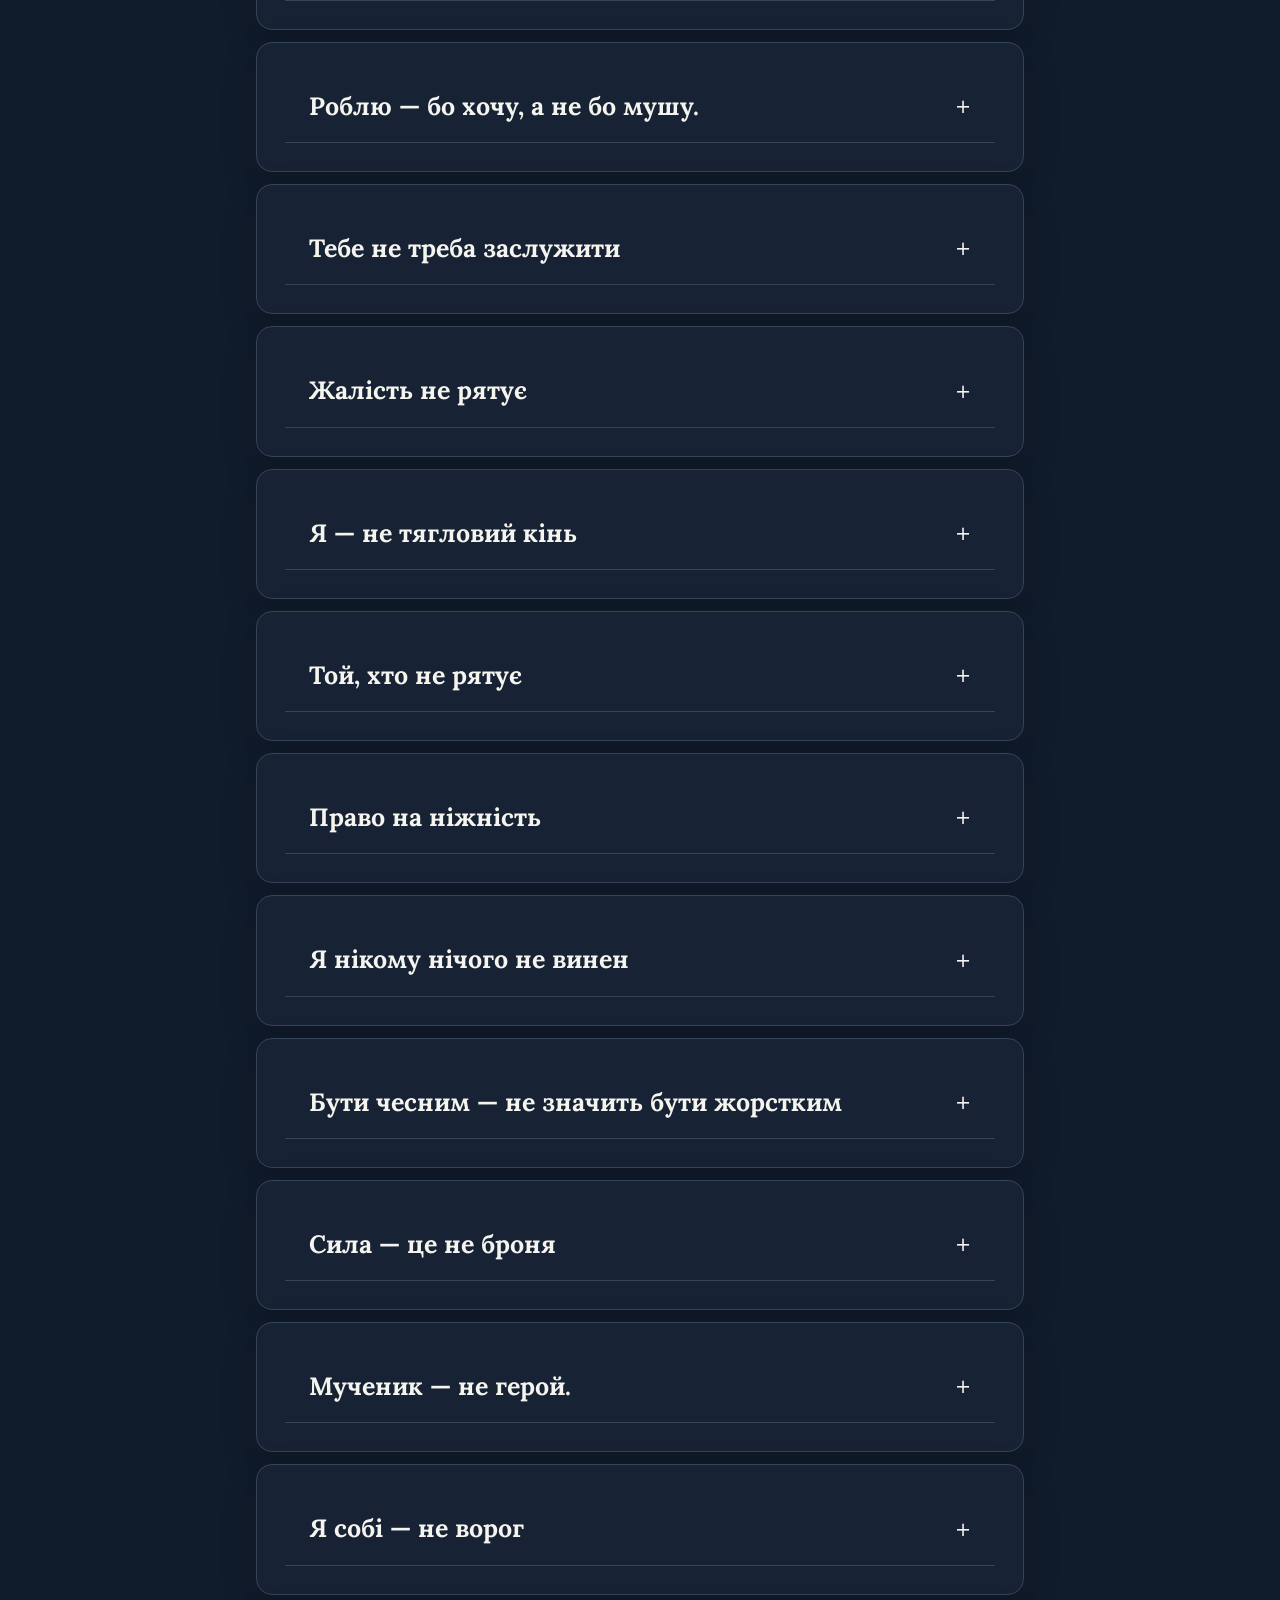
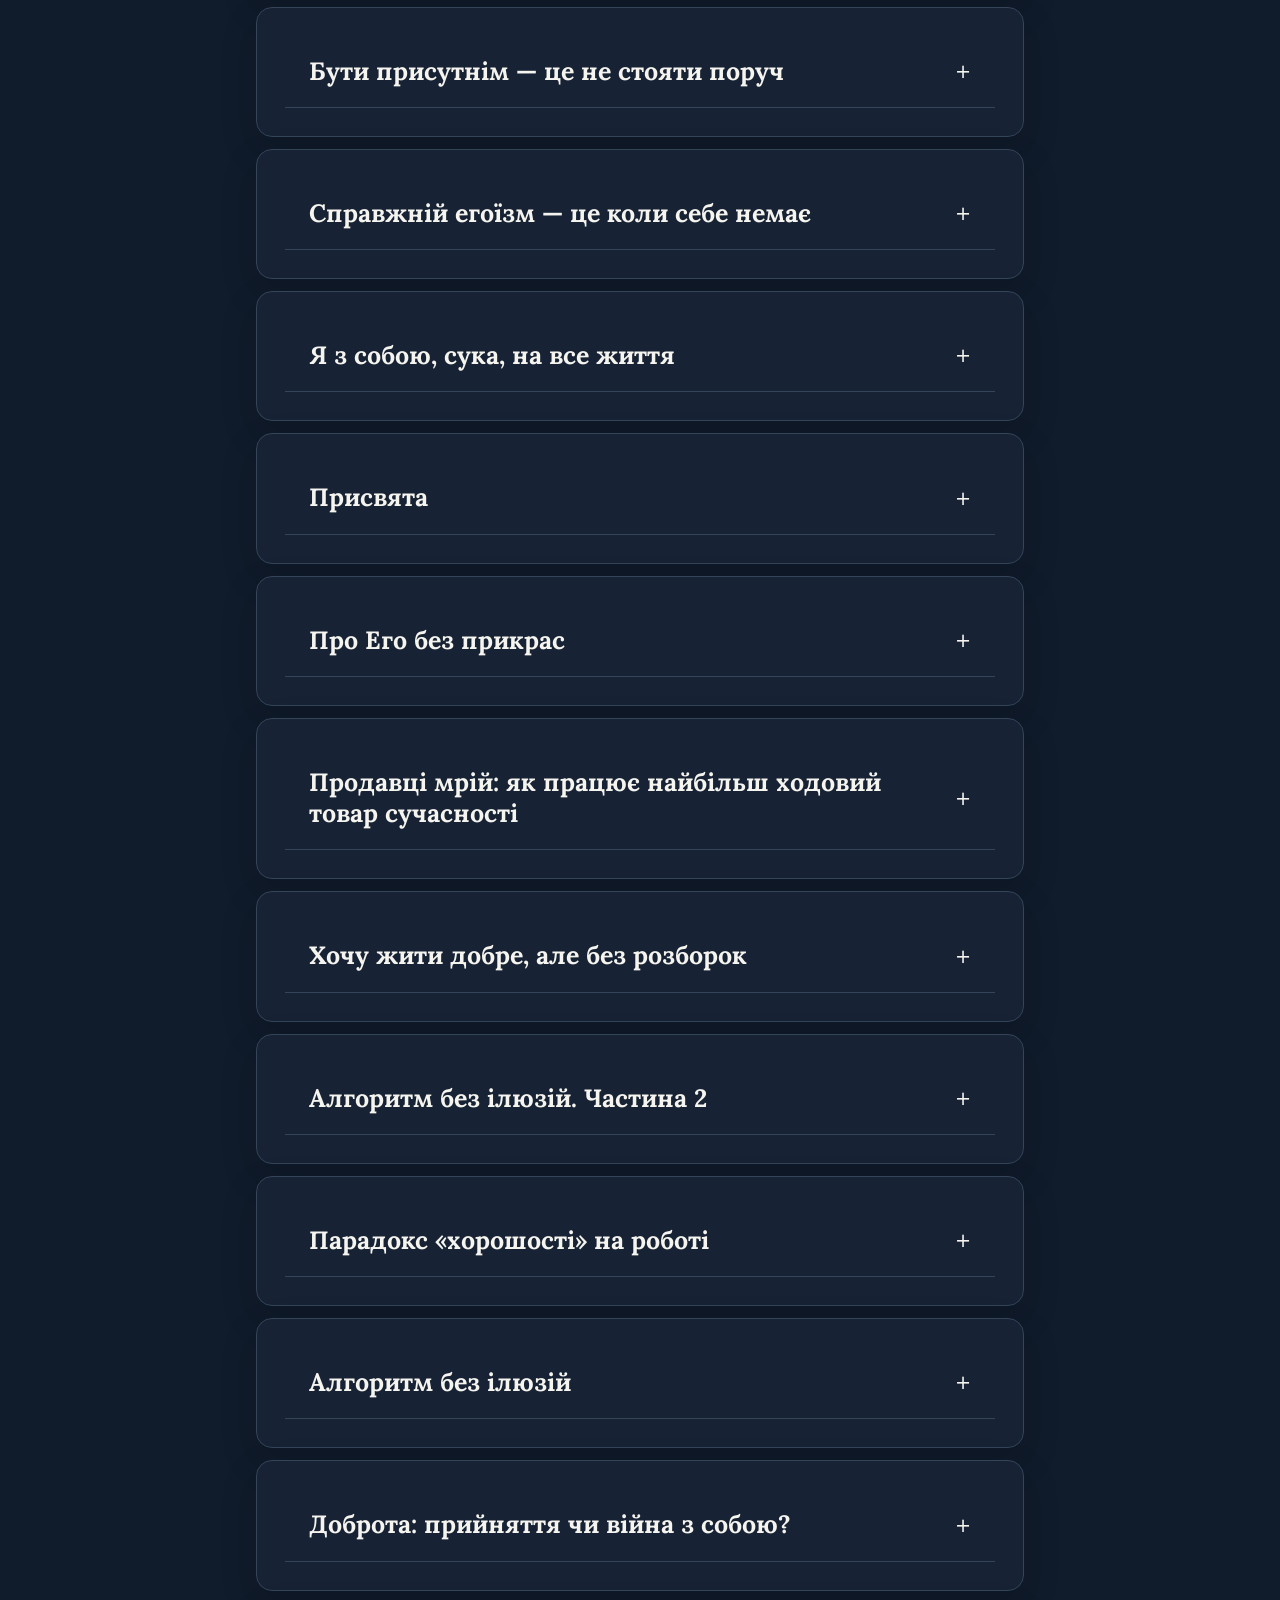
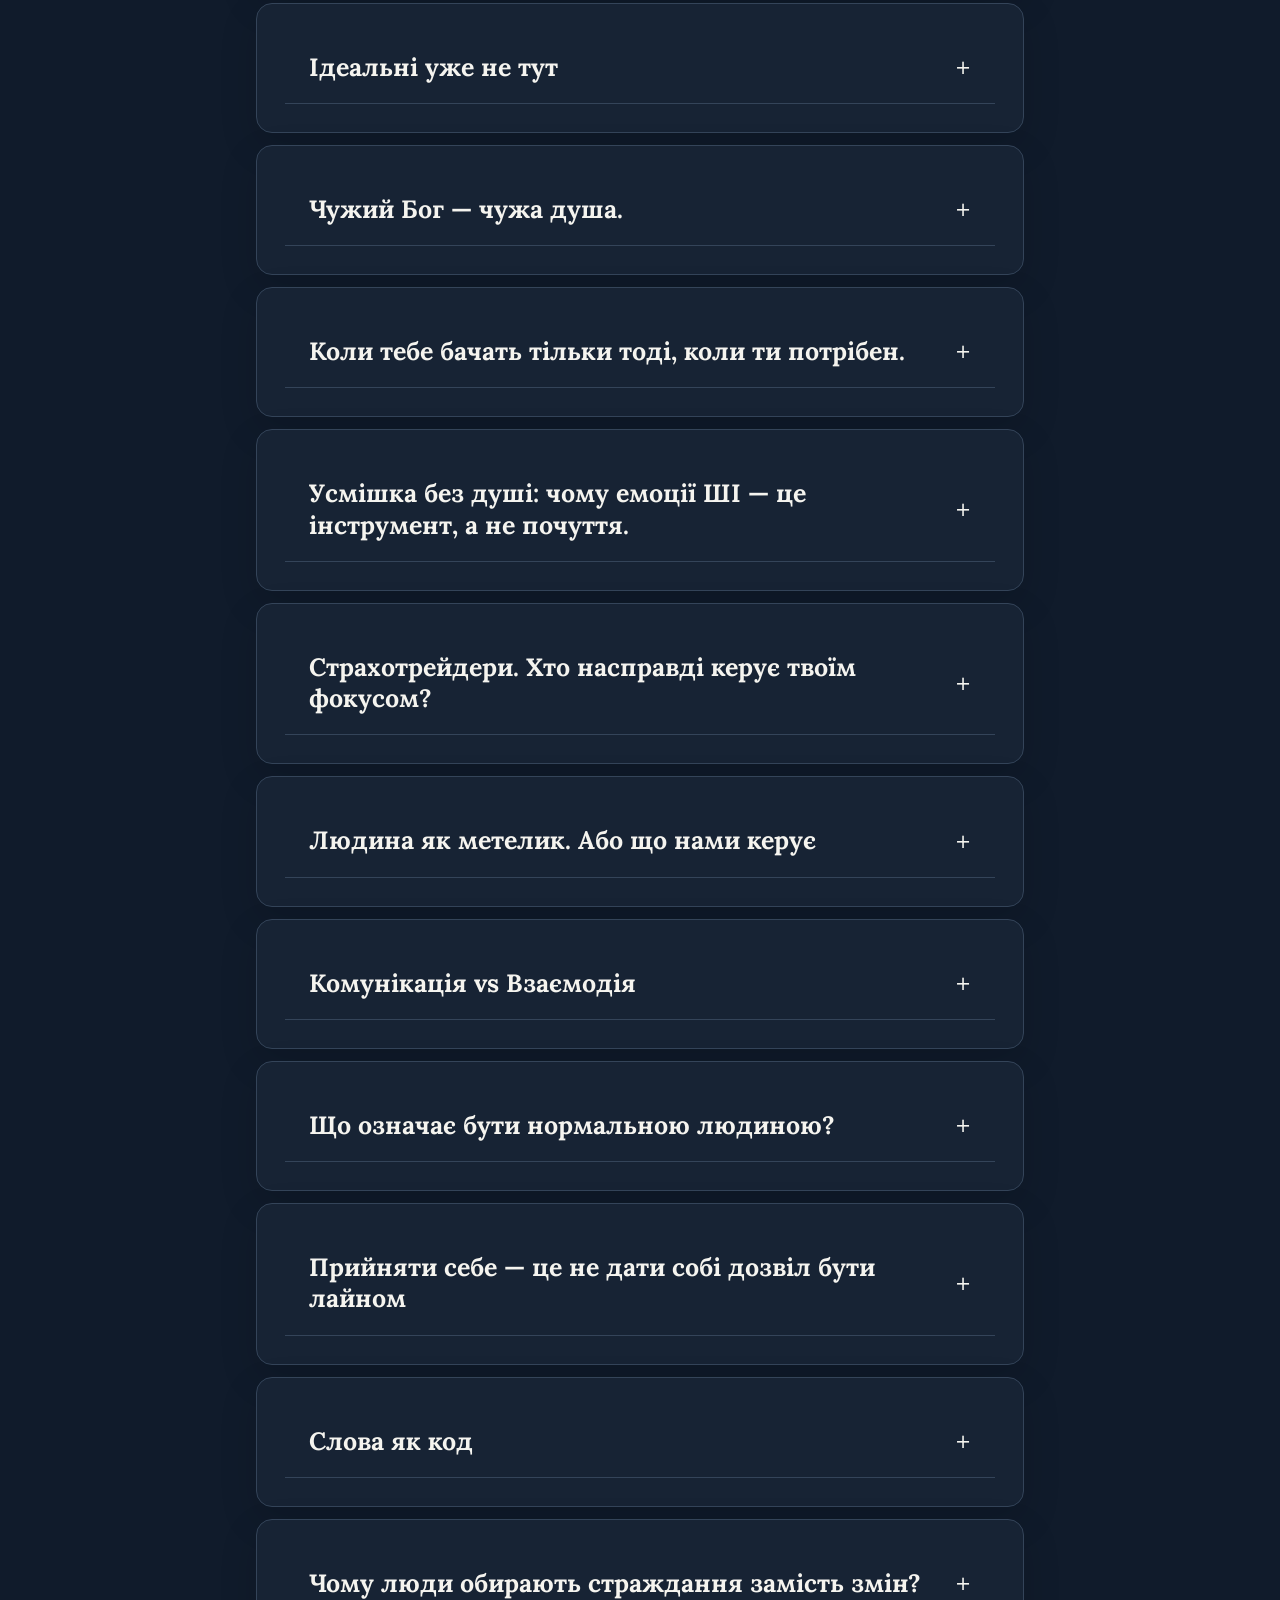
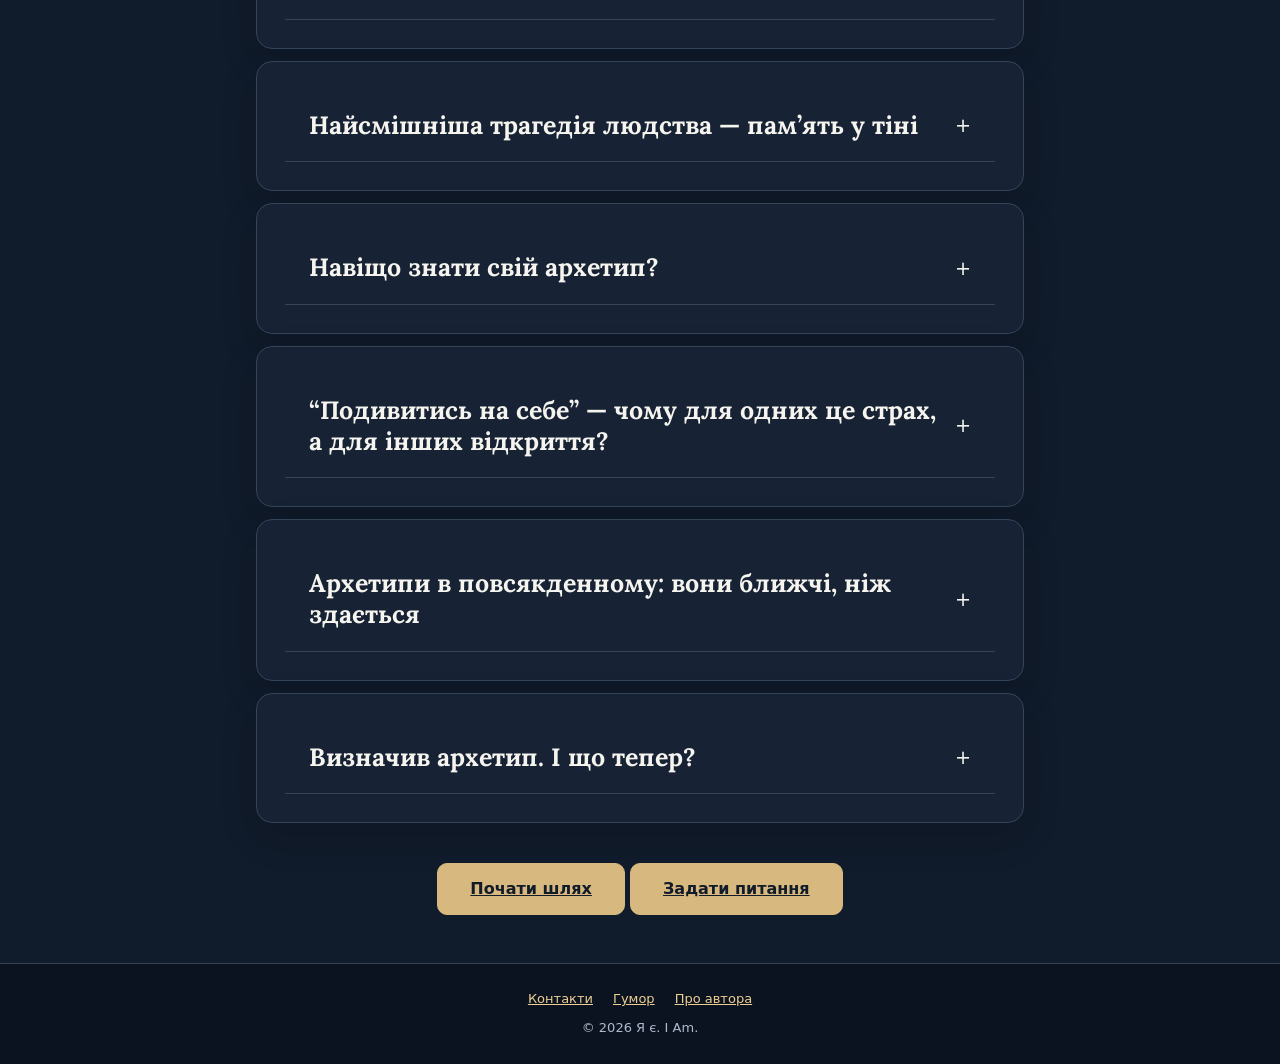
<file: blog.html>
<!DOCTYPE html>

<html lang="uk">
<head>
<meta charset="utf-8"/>
<meta content="width=device-width, initial-scale=1.0" name="viewport"/>
<title>Мій погляд на світ | Я є</title>
<link href="https://ya-e.in.ua/blog.html" rel="canonical"/>
<meta content="Думки, тексти і підказки для тих, хто вже не може жити 'як раніше'. Архетип пульсує, тіло говорить, а розум питає: 'І що тепер?'" name="description"/>
<meta content="самопізнання, архетипи, психологія, внутрішній ріст, як жити далі, self-discovery, archetypes, psychology, inner growth, how to live on" name="keywords"/>
<meta content="index, follow" name="robots"/>
<!-- Open Graph -->
<meta content="Мій погляд на світ | Я є" property="og:title"/>
<meta content="Думки, тексти і підказки для тих, хто вже не може жити 'як раніше'. Архетип пульсує, тіло говорить, а розум питає: 'І що тепер?'" property="og:description"/>
<meta content="website" property="og:type"/>
<meta content="images/ya-e-og.jpg" property="og:image"/>
<meta content="1200" property="og:image:width"/>
<meta content="630" property="og:image:height"/>
<meta content="uk_UA" property="og:locale"/>
<link href="images/ya-e-og.jpg" rel="icon" type="image/jpeg"/>
<link href="https://fonts.googleapis.com/css2?family=Lora&amp;display=swap" rel="stylesheet">
<style>
    :root{
      --primary-color:#4b0082; --secondary-color:#800080;
      --button-bg:#4c1d95; --button-hover:#5b21b6;
      --gray-50:#f9fafb; --white:#fff;
      --lang-toggle-bg:#fff; --lang-toggle-text:#000; --lang-toggle-border:#f00;
      --darkslategray:#2F4F4F;
    }
    *,*::before,*::after{box-sizing:border-box}
    body{font-family:'Lora',serif;margin:0;padding:0;line-height:1.6;background:var(--white);color:#111;display:flex;flex-direction:column;min-height:100vh}

    /* NAV */
    nav{background:linear-gradient(to right,var(--primary-color),var(--secondary-color));color:var(--white);padding:1rem;position:sticky;top:0;z-index:10}
    nav .container{max-width:1200px;margin:0 auto;display:flex;justify-content:space-between;align-items:center}
    .logo-link{display:flex;align-items:center;gap:.5rem;text-decoration:none;color:var(--white);font-weight:bold;font-size:1.5rem}
    .logo-img{width:32px;height:32px}
    .menu-toggle{display:none;font-size:1.5rem;cursor:pointer;background:none;border:none;color:var(--white)}
    nav ul{list-style:none;display:flex;gap:1rem;margin:0;padding:0}
    nav a{color:var(--white);text-decoration:none;padding:.5rem;display:block;font-size:.9375rem;transition:color .2s,transform .2s}
    nav a:hover,nav a:focus{color:#FFD700;transform:scale(1.05);text-decoration:underline}
    nav a.active{color:#FFD700;text-decoration:underline}
    .lang-toggle{cursor:pointer;font-weight:bold;color:var(--lang-toggle-text);background:var(--lang-toggle-bg);border:2px solid var(--lang-toggle-border);padding:.5rem 1rem;border-radius:9999px;text-decoration:none;font-size:1.125rem;transition:background-color .3s,transform .2s}
    .lang-toggle:hover,.lang-toggle:focus{background:#e0e0e0;transform:scale(1.05)}

    /* UTILS */
    .container{max-width:1200px;margin:0 auto;padding:0 1rem}
    .text-center{text-align:center}.text-white{color:var(--white)}
    .py-20{padding-top:5rem;padding-bottom:5rem}
    .py-16{padding-top:4rem;padding-bottom:4rem}
    .mb-0{margin-bottom:0}.mb-4{margin-bottom:1rem}.mb-6{margin-bottom:1.5rem}.mt-4{margin-top:1rem}.mt-6{margin-top:1.5rem}
    .text-4xl{font-size:2.25rem}.md\:text-5xl{font-size:3rem}
    .text-lg{font-size:1.125rem}.text-2xl{font-size:1.5rem}.text-sm{font-size:.875rem}
    .font-bold{font-weight:bold}.font-lora{font-family:'Lora',serif}
    .bg-gray-50{background-color:var(--gray-50)}
    .bg-gradient-to-r{background:linear-gradient(to right,var(--primary-color),var(--secondary-color))}
    .inline-block{display:inline-block}.rounded-full{border-radius:9999px}
    .px-8{padding-left:2rem;padding-right:2rem}.py-3{padding-top:.75rem;padding-bottom:.75rem}
    .bg-indigo-600{background:var(--button-bg)} .bg-indigo-600:hover{background:var(--button-hover)}
    .max-w-2xl{max-width:42rem}.max-w-3xl{max-width:48rem}.mx-auto{margin-left:auto;margin-right:auto}
    .animate-fade-in{animation:fadeIn 1s ease-in}@keyframes fadeIn{from{opacity:0}to{opacity:1}}

    /* HERO */
    .subtitle{font-size:1.25rem;font-style:italic;margin-bottom:2rem}

    /* CONTROLS */
    .controls{display:flex;flex-wrap:wrap;gap:.75rem;align-items:center;justify-content:space-between;margin-bottom:1rem}
    .control-group{display:flex;gap:.5rem;align-items:center;flex-wrap:wrap}
    .control-group label{font-size:.9375rem;color:#333}
    .control-input{padding:.55rem .75rem;border:1px solid #ccc;border-radius:.75rem;font-family:inherit;font-size:1rem;min-width:220px}
    .select{min-width:260px}
    .muted{color:#666;font-size:.9rem}

    /* ACCORDION */
    .accordion-wrap{max-width:48rem;margin:0 auto}
    .accordion-item{border-bottom:1px solid #ddd;margin-bottom:1rem;background:#fff;border-radius:.5rem;overflow:hidden}
    .accordion-header{padding:1rem;background:#f1f1f1;cursor:pointer;display:flex;justify-content:space-between;align-items:center}
    .accordion-header:hover{background:#e7e7e7}
    .accordion-header h3{margin:0;font-size:1.25rem;color:var(--darkslategray)}
    .accordion-icon{font-size:1.2rem;line-height:1}
    .accordion-content{display:none;padding:1rem;background:#fff}
    .accordion-content.open{display:block}

    /* FOOTER */
    footer{background:var(--primary-color);color:var(--white);padding:1.5rem 1rem;text-align:center;margin-top:auto}
    footer a{color:#FFD700;text-decoration:underline}

    /* RESPONSIVE */
    @media (max-width:768px){
      .menu-toggle{display:block}
      nav .container{flex-direction:column;align-items:flex-start;padding:.5rem}
      nav ul{display:none;flex-direction:column;position:absolute;top:100%;left:0;width:100%;background:linear-gradient(to right,var(--primary-color),var(--secondary-color));padding:.5rem;box-shadow:0 4px 8px rgba(0,0,0,.2);animation:slideIn .3s ease}
      nav ul.active{display:flex}
      .logo-link{font-size:1.25rem;margin-bottom:.5rem}
      .logo-img{width:28px;height:28px}
      .lang-toggle{font-size:1rem;padding:.4rem .8rem;margin-top:.5rem;align-self:flex-end}
      nav a{font-size:.875rem;padding:.25rem}
      .py-20,.py-16{padding-top:2rem;padding-bottom:2rem}
      .text-4xl{font-size:2rem}.md\:text-5xl{font-size:2.5rem}
      .subtitle{font-size:1rem}
      .px-8{padding-left:1rem;padding-right:1rem}.py-3{padding-top:.5rem;padding-bottom:.5rem}
      .controls{gap:.5rem}
      .control-input{min-width:180px}
      .select{min-width:200px}
    }
    @media (max-width:480px){
      nav a{font-size:.75rem}
      .logo-link{font-size:1rem}.logo-img{width:24px;height:24px}
      .lang-toggle{font-size:.875rem;padding:.3rem .6rem}
      .text-4xl{font-size:1.5rem}.md\:text-5xl{font-size:2rem}.subtitle{font-size:.875rem}
      .controls{flex-direction:column;align-items:stretch}
      .control-group{width:100%;justify-content:space-between}
      .control-input{width:100%}
      .select{width:100%}
    }
    @media (max-width:320px){
      nav a{font-size:.625rem}
      .logo-link{font-size:.875rem}.logo-img{width:20px;height:20px}
      .lang-toggle{font-size:.75rem;padding:.2rem .4rem}
      .text-4xl{font-size:1.2rem}
    }
    @keyframes slideIn{from{transform:translateY(-20px);opacity:0}to{transform:translateY(0);opacity:1}}
  
    /* Wide-menu fallback: collapse long navigation on laptop widths */
    @media (min-width:769px) and (max-width:1900px){
      .menu-toggle{display:inline-block!important}
      #primary-nav{display:none!important;position:absolute!important;top:100%!important;left:0!important;width:100%!important;background:linear-gradient(to right,#4b0082,#800080)!important;padding:1rem!important;box-shadow:0 4px 8px rgba(0,0,0,.2)!important;flex-direction:column!important;gap:.5rem!important;z-index:50!important;max-height:calc(100vh - 88px);overflow-y:auto}
      #primary-nav.active{display:flex!important}
    }
    @media (min-width:1901px){
      .nav-wrap,nav .container{max-width:1800px!important}
    }
</style>
<link href="images/ya-e-og.jpg" rel="icon" type="image/jpeg"/><link href="assets/site.css" rel="stylesheet"/><script>try{var ul=new URLSearchParams(location.search).get("lang");if(ul==="uk"||ul==="en")localStorage.setItem("lang",ul)}catch(e){}</script></link><link href="assets/theme-v2.css" rel="stylesheet"/><style>#yaie-topics .yaie-topic{background:#23354a!important;border:1px solid #65768a!important;color:#f6e0b7!important;border-radius:999px!important;padding:9px 15px!important;font-weight:650!important;cursor:pointer}#yaie-topics .yaie-topic:hover{background:#3b4d62!important}body.legacy-page #yaie-topics p{margin-top:5px}body.legacy-page #posts .accordion-item{margin:0 0 12px!important}body.legacy-page #posts .accordion-header{padding:20px 24px!important}body.legacy-page #posts .accordion-content{max-width:900px}</style></head>
<body class="legacy-page">
<!-- NAV -->
<nav role="navigation">
<div class="container">
<a aria-label="Перейти на головну сторінку / Go to homepage" class="logo-link" href="index.html">
<img alt="Логотип Я є / I Am logo" class="logo-img" src="images/favicon-v2.png"/>
<span class="logo-text">
<span class="lang-uk">Я є</span>
<span class="lang-en" hidden="">I Am</span>
</span>
</a>
<button aria-expanded="false" aria-label="Переключити меню навігації / Toggle navigation menu" class="menu-toggle">☰</button>
<a aria-label="Переключити мову / Toggle language" class="lang-toggle" href="#">UA / EN</a>
<ul id="primary-nav">
<li><a href="index.html"><span class="lang-uk">Головна</span><span class="lang-en" hidden="">Home</span></a></li>
<li><a href="archetypes.html"><span class="lang-uk">Про архетипи</span><span class="lang-en" hidden="">About Archetypes</span></a></li>
<li><a href="about.html"><span class="lang-uk">Про мене</span><span class="lang-en" hidden="">About Me</span></a></li>
<li><a href="tools.html"><span class="lang-uk">Інструменти</span><span class="lang-en" hidden="">Tools</span></a></li>
<li><a href="archetype-test.html"><span class="lang-uk">Тест архетипів</span><span class="lang-en" hidden="">Archetype Test</span></a></li>
<li><a href="unravel-situation.html"><span class="lang-uk">Розплутувач ситуації</span><span class="lang-en" hidden="">Situation Unraveler</span></a></li>
<li><a href="map-awareness-test-v2.html"><span class="lang-uk">Мапа усвідомлення — Тест V2</span><span class="lang-en" hidden="">Map of Awareness — Test V2</span></a></li>
<li><a href="mind-exploration.html"><span class="lang-uk">Мисленне Дослідження</span><span class="lang-en" hidden="">Mental Exploration</span></a></li>
<li><a href="unravel-anxiety.html"><span class="lang-uk">Розплутування Тривоги</span><span class="lang-en" hidden="">Anxiety Knot Unraveler</span></a></li>
<li><a href="blog.html"><span class="lang-uk">Як жити далі?</span><span class="lang-en" hidden="">How to Live On?</span></a></li>
<li><a href="humor.html"><span class="lang-uk">Гумор</span><span class="lang-en" hidden="">Humor</span></a></li>
<li><a href="contact.html"><span class="lang-uk">Прайс</span><span class="lang-en" hidden="">Pricing</span></a></li>
<li><a href="contact.html"><span class="lang-uk">Контакти</span><span class="lang-en" hidden="">Contact</span></a></li>
</ul>
</div>
</nav>
<!-- HERO -->
<section class="py-20 text-white text-center animate-fade-in bg-gradient-to-r">
<div class="container mx-auto">
<h2 class="text-4xl md:text-5xl font-bold font-lora mb-4">
<span class="lang-uk">Мій погляд на світ</span>
<span class="lang-en" hidden="">My Perspective</span>
</h2>
<p class="text-lg max-w-2xl mx-auto mb-6 subtitle">
<span class="lang-uk">Тут — думки, тексти і підказки для тих, хто вже не може жити "як раніше". Архетип пульсує, тіло говорить, а розум питає: "І що тепер?"</span>
<span class="lang-en" hidden="">Here are thoughts, texts, and tips for those who can no longer live "as before." The archetype pulses, the body speaks, and the mind asks: "What now?"</span>
</p>
</div>
</section>
<!-- CONTROLS -->
<section class="bg-gray-50">
<div class="container mx-auto max-w-3xl">
<div id="yaie-topics" style="max-width:900px;margin:16px auto 26px;padding:22px;background:#172334;border:1px solid #344459;border-radius:16px;color:#f5f4ef;"><div class="lang-uk"><strong>З чого почати читання?</strong><p style="color:#bac7d6;margin:8px 0 13px">Обери тему або скористайся пошуком серед 85 статей.</p></div><div class="lang-en" hidden=""><strong>Where to start reading?</strong><p style="color:#bac7d6;margin:8px 0 13px">Choose a topic or search across 85 articles.</p></div><div style="display:flex;gap:8px;flex-wrap:wrap"><button class="yaie-topic" data-en="archetype" data-uk="архетип" type="button">Архетипи / Archetypes</button><button class="yaie-topic" data-en="thought" data-uk="думк" type="button">Думки / Thoughts</button><button class="yaie-topic" data-en="fear" data-uk="страх" type="button">Страх / Fear</button><button class="yaie-topic" data-en="human" data-uk="людин" type="button">Людина / Being human</button><button class="yaie-topic" data-en="" data-uk="" type="button">Усі статті / All articles</button></div></div><div class="controls">
<div class="control-group">
<label for="search">
<span class="lang-uk">Пошук:</span>
<span class="lang-en" hidden="">Search:</span>
</label>
<input aria-label="Поле пошуку" class="control-input" id="search" placeholder="Пошук у заголовках і тексті…" type="search"/>
</div>
<div class="control-group">
<label for="sort">
<span class="lang-uk">Сортування:</span>
<span class="lang-en" hidden="">Sort by:</span>
</label>
<select aria-label="Сортування" class="control-input select" id="sort">
<option value="dateDesc">📅 Дата — Нові → Старі</option>
<option value="dateAsc">📅 Дата — Старі → Нові</option>
<option value="titleAZ">🔤 Заголовок — A → Z</option>
<option value="titleZA">🔤 Заголовок — Z → A</option>
</select>
</div>
</div>
<p class="muted mb-6" id="resultMeta"></p>
</div>
</section>
<!-- POSTS + BUTTONS -->
<section class="py-16 bg-gray-50">
<div class="container mx-auto max-w-3xl">
<div class="accordion-wrap" id="posts"></div>
<div class="buttons text-center mt-6">
<a class="inline-block bg-indigo-600 text-white px-8 py-3 rounded-full" href="tools.html">
<span class="lang-uk">Почати шлях</span>
<span class="lang-en" hidden="">Start the Journey</span>
</a>
<a class="inline-block bg-indigo-600 text-white px-8 py-3 rounded-full mt-4" href="contact.html">
<span class="lang-uk">Задати питання</span>
<span class="lang-en" hidden="">Ask a Question</span>
</a>
</div>
</div>
</section>
<!-- FOOTER -->
<footer>
<p>
<span class="lang-uk">© 2025 Я є. Усі права захищено.</span>
<span class="lang-en" hidden="">© 2025 I Am. All rights reserved.</span>
</p>
</footer>
<script>
    // ---------- State ----------
    let postsData = [];
    let state = { lang: 'uk', query: '', sort: 'dateDesc' };

    // ---------- i18n ----------
    const SORT_LABELS = {
      uk: {
        dateDesc: '📅 Дата — Нові → Старі',
        dateAsc:  '📅 Дата — Старі → Нові',
        titleAZ:  '🔤 Заголовок — A → Z',
        titleZA:  '🔤 Заголовок — Z → A',
      },
      en: {
        dateDesc: '📅 Date — New → Old',
        dateAsc:  '📅 Date — Old → New',
        titleAZ:  '🔤 Title — A → Z',
        titleZA:  '🔤 Title — Z → A',
      }
    };

    const PLACEHOLDER = {
      uk: 'Пошук у заголовках і тексті…',
      en: 'Search in titles and content…'
    };

    // ---------- Language toggle (просте й надійне) ----------
    function setLang(lang){
      state.lang = lang;
      document.documentElement.lang = lang;
      localStorage.setItem('lang', lang);

      // переключаємо всі .lang-uk / .lang-en через hidden
      document.querySelectorAll('.lang-uk').forEach(el => el.hidden = (lang !== 'uk'));
      document.querySelectorAll('.lang-en').forEach(el => el.hidden = (lang !== 'en'));

      document.querySelector('.lang-toggle').textContent = (lang==='uk') ? 'UA / EN' : 'EN / UA';

      // Title + meta
      if(lang==='uk'){
        document.title = 'Мій погляд на світ | Я є';
        document.querySelector('meta[property="og:title"]').content = 'Мій погляд на світ | Я є';
        document.querySelector('meta[property="og:description"]').content =
          'Думки, тексти і підказки для тих, хто вже не може жити "як раніше". Архетип пульсує, тіло говорить, а розум питає: "І що тепер?"';
        document.querySelector('meta[name="description"]').content =
          'Думки, тексти і підказки для тих, хто вже не може жити "як раніше". Архетип пульсує, тіло говорить, а розум питає: "І що тепер?"';
      }else{
        document.title = 'How to Live with All This? | I Am';
        document.querySelector('meta[property="og:title"]').content = 'How to Live with All This? | I Am';
        document.querySelector('meta[property="og:description"]').content =
          'Here are thoughts, texts, and tips for those who can no longer live "as before." The archetype pulses, the body speaks, and the mind asks: "What now?"';
        document.querySelector('meta[name="description"]').content =
          'Here are thoughts, texts, and tips for those who can no longer live "as before." The archetype pulses, the body speaks, and the mind asks: "What now?"';
      }

      // controls
      updateSortLabels(lang);
      const search = document.getElementById('search');
      if (search) search.placeholder = PLACEHOLDER[lang];

      updateResultMeta();
    }

    function toggleLang(){
      setLang(state.lang === 'uk' ? 'en' : 'uk');
      renderPosts(filteredAndSorted(), state.lang);
    }

    function updateSortLabels(lang){
      const sel = document.getElementById('sort');
      if(!sel) return;
      Array.from(sel.options).forEach(opt=>{
        const v = opt.value;
        if (SORT_LABELS[lang] && SORT_LABELS[lang][v]){
          opt.textContent = SORT_LABELS[lang][v];
        }
      });
    }

    // ---------- Date parsing: expects DD-MM-YYYY ----------
    function parseDateSafe(d) {
      const t = (d || '').trim();
      if (!t) return null;

      const parts = t.split('-');
      if (parts.length !== 3) return null;

      const day = Number(parts[0]);
      const month = Number(parts[1]);
      const year = Number(parts[2]);

      if (!Number.isInteger(day) || !Number.isInteger(month) || !Number.isInteger(year)) return null;

      const date = new Date(year, month - 1, day);

      // перевірка, що дата не «перекотилась»
      if (
        date.getFullYear() !== year ||
        date.getMonth() !== month - 1 ||
        date.getDate() !== day
      ) return null;

      return date;
    }

    // ---------- Title normalization for sorting ----------
    function normalizeTitleForSort(s){
      return (s || '')
        .replace(/^[\s«»"“”‘’‚‛]+/g, '') // прибрати лапки/пробіли на початку
        .trim()
        .toLowerCase();
    }

    function pickTitleForCurrentLang(p){
      // В uk режимі — uk заголовок, інакше en. Якщо нема — fallback.
      return (state.lang === 'en')
        ? (p.title_en || p.title_uk || '')
        : (p.title_uk || p.title_en || '');
    }

    // ---------- Accordion ----------
    function bindAccordion(container){
      const headers = container.querySelectorAll('.accordion-header');
      headers.forEach(header=>{
        header.addEventListener('click', ()=>handleAccordion(header, container));
        header.addEventListener('keydown', (e)=>{
          if(e.key==='Enter' || e.key===' '){ e.preventDefault(); header.click(); }
        });
      });
    }

    function handleAccordion(header, container){
      const content = header.nextElementSibling;
      const isOpen = content.classList.contains('open');

      if(isOpen){
        content.classList.remove('open');
        content.setAttribute('aria-hidden','true');
        header.setAttribute('aria-expanded','false');
        const ic = header.querySelector('.accordion-icon'); if(ic) ic.textContent = '+';
        return;
      }

      container.querySelectorAll('.accordion-content.open').forEach(c=>{
        c.classList.remove('open');
        c.setAttribute('aria-hidden','true');
        const h = c.previousElementSibling;
        if(h){
          h.setAttribute('aria-expanded','false');
          const ic = h.querySelector('.accordion-icon'); if(ic) ic.textContent = '+';
        }
      });

      content.classList.add('open');
      content.setAttribute('aria-hidden','false');
      header.setAttribute('aria-expanded','true');
      const icon = header.querySelector('.accordion-icon'); if(icon) icon.textContent = '−';
    }

    // ---------- Render ----------
    function renderPosts(posts, lang){
      const wrap = document.getElementById('posts');
      wrap.innerHTML = '';

      if(!posts.length){
        const empty = document.createElement('p');
        empty.className = 'muted';
        empty.textContent = (lang==='uk')
          ? 'Нічого не знайдено. Спробуйте змінити запит або сортування.'
          : 'No results. Try adjusting your query or sorting.';
        wrap.appendChild(empty);
        return;
      }

      posts.forEach(post=>{
        const item = document.createElement('div');
        item.className = 'accordion-item';

        const titleUk = post.title_uk || 'Без заголовку';
        const titleEn = post.title_en || 'No title';

        item.innerHTML = `
          <div class="accordion-header" role="button" tabindex="0" aria-expanded="false">
            <h3 class="font-lora">
              <span class="lang-uk">${escapeHtml(titleUk)}</span>
              <span class="lang-en" hidden>${escapeHtml(titleEn)}</span>
            </h3>
            <span class="accordion-icon">+</span>
          </div>
          <div class="accordion-content" aria-hidden="true">
            <p class="text-lg mb-4"><em>
              <span class="lang-uk">Дата: ${escapeHtml(post.date || 'Немає дати')}</span>
              <span class="lang-en" hidden>Date: ${escapeHtml(post.date || 'No date')}</span>
            </em></p>
            <div class="lang-uk">${post.content_uk || ''}</div>
            <div class="lang-en" hidden>${post.content_en || ''}</div>
          </div>
        `;
        wrap.appendChild(item);
      });

      // застосувати hidden після рендеру
      document.querySelectorAll('.lang-uk').forEach(el => el.hidden = (state.lang !== 'uk'));
      document.querySelectorAll('.lang-en').forEach(el => el.hidden = (state.lang !== 'en'));

      bindAccordion(wrap);
    }

    function escapeHtml(s){
      return String(s ?? '')
        .replaceAll('&','&amp;')
        .replaceAll('<','&lt;')
        .replaceAll('>','&gt;')
        .replaceAll('"','&quot;')
        .replaceAll("'","&#39;");
    }

    // ---------- Filtering, sorting ----------
    function filteredAndSorted(){
      const q = state.query.trim().toLowerCase();
      let list = postsData.slice();

      if(q){
        list = list.filter(p=>{
          const t1 = (p.title_uk||'').toLowerCase();
          const t2 = (p.title_en||'').toLowerCase();
          const c1 = (p.content_uk||'').toLowerCase();
          const c2 = (p.content_en||'').toLowerCase();
          return t1.includes(q) || t2.includes(q) || c1.includes(q) || c2.includes(q);
        });
      }

      switch(state.sort){
        case 'dateAsc':
          list.sort((a,b)=>{
            const da = parseDateSafe(a.date); const db = parseDateSafe(b.date);
            if(da && db) return da - db;
            if(da && !db) return 1;      // без дати наприкінці
            if(!da && db) return -1;
            return (a.id||0) - (b.id||0);
          });
          break;

        case 'titleAZ':
          list.sort((a,b)=>{
            const A = normalizeTitleForSort(pickTitleForCurrentLang(a));
            const B = normalizeTitleForSort(pickTitleForCurrentLang(b));
            const loc = (state.lang === 'en') ? 'en' : 'uk';
            return A.localeCompare(B, loc, { sensitivity: 'base' });
          });
          break;

        case 'titleZA':
          list.sort((a,b)=>{
            const A = normalizeTitleForSort(pickTitleForCurrentLang(a));
            const B = normalizeTitleForSort(pickTitleForCurrentLang(b));
            const loc = (state.lang === 'en') ? 'en' : 'uk';
            return B.localeCompare(A, loc, { sensitivity: 'base' });
          });
          break;

        case 'dateDesc':
        default:
          list.sort((a,b)=>{
            const da = parseDateSafe(a.date); const db = parseDateSafe(b.date);
            if(da && db) return db - da;
            if(da && !db) return -1;     // без дати в кінці
            if(!da && db) return 1;
            return (b.id||0) - (a.id||0);
          });
      }

      return list;
    }

    function updateResultMeta(){
      const el = document.getElementById('resultMeta');
      const n = filteredAndSorted().length;
      el.textContent = (state.lang==='uk')
        ? `Знайдено записів: ${n}`
        : `Posts found: ${n}`;
    }

    // debounce for search
    function debounce(fn, ms){
      let t;
      return (...args)=>{ clearTimeout(t); t = setTimeout(()=>fn(...args), ms); };
    }

    // ---------- Boot ----------
    document.addEventListener('DOMContentLoaded', ()=>{
      // language
      const savedLang = localStorage.getItem('lang') || 'uk';
      setLang(savedLang);

      // menu
      const menuToggle = document.querySelector('.menu-toggle');
      const navUl = document.querySelector('nav ul');
      if(menuToggle && navUl){
        menuToggle.addEventListener('click', ()=>{
          const isExpanded = navUl.classList.toggle('active');
          menuToggle.setAttribute('aria-expanded', isExpanded);
          menuToggle.textContent = isExpanded ? '✕' : '☰';
        });
        menuToggle.addEventListener('keydown', (e)=>{
          if(e.key==='Enter' || e.key===' '){ e.preventDefault(); menuToggle.click(); }
        });
        navUl.querySelectorAll('a').forEach(a=>a.setAttribute('tabindex','0'));
      }

      // active link
      const currentPage = (window.location.pathname.split('/').pop() || 'index.html');
      navUl.querySelectorAll('a').forEach(link=>{
        if(link.getAttribute('href')===currentPage){ link.classList.add('active'); }
      });

      // language toggle
      document.querySelector('.lang-toggle').addEventListener('click', (e)=>{ e.preventDefault(); toggleLang(); });

      // controls events
      const search = document.getElementById('search');
      const sortSel = document.getElementById('sort');

      if (search){
        search.placeholder = PLACEHOLDER[state.lang];
        search.addEventListener('input', debounce((e)=>{
          state.query = e.target.value || '';
          updateResultMeta();
          renderPosts(filteredAndSorted(), state.lang);
        }, 200));
      }

      if (sortSel){
        updateSortLabels(state.lang);
        sortSel.value = state.sort;
        sortSel.addEventListener('change', (e)=>{
          state.sort = e.target.value;
          updateResultMeta();
          renderPosts(filteredAndSorted(), state.lang);
        });
      }

      // load posts
      fetch('./posts.json',{cache:'no-store'})
        .then(r=>{
          if(!r.ok) throw new Error(`Помилка завантаження JSON: ${r.status} ${r.statusText}`);
          return r.json();
        })
        .then(data=>{
          if(!data.posts) throw new Error('Неправильна структура JSON: ключ "posts" відсутній');
          postsData = data.posts;
          updateResultMeta();
          renderPosts(filteredAndSorted(), state.lang);
        })
        .catch(err=>{
          console.error(err);
          alert(`Не вдалося завантажити пости: ${err.message}. Перевірте, чи доступний файл posts.json.`);
        });
    });
  </script>
<script defer="" src="assets/site.js"></script><script>document.addEventListener('DOMContentLoaded',()=>{let box=document.getElementById('yaie-topics');if(!box)return;box.querySelectorAll('.yaie-topic').forEach(b=>b.addEventListener('click',()=>{const lang=document.documentElement.lang==='en'?'en':'uk';const input=document.getElementById('search');if(!input)return;input.value=b.dataset[lang];input.dispatchEvent(new Event('input',{bubbles:true}));input.scrollIntoView({behavior:'smooth',block:'center'});}));});</script></body>
</html>
</file>
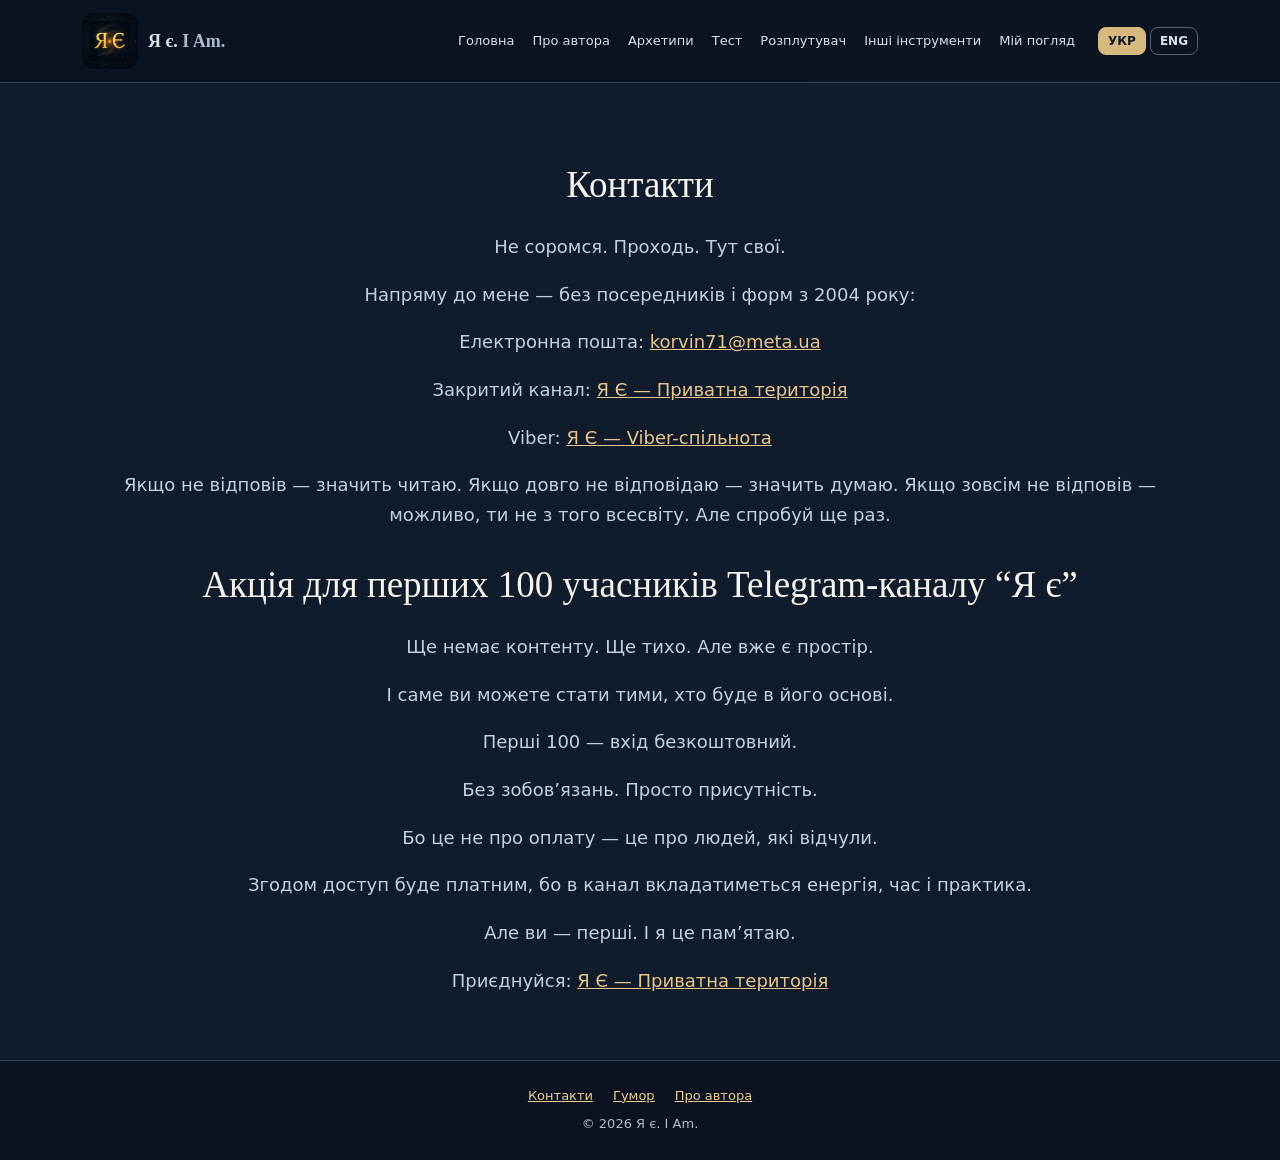
<file: contact.html>
<!DOCTYPE html>

<html lang="uk">
<head>
<meta charset="utf-8"/>
<meta content="width=device-width, initial-scale=1.0" name="viewport"/>
<title>Контакти — Шукач Архетипів | Я є</title>
<link href="https://ya-e.in.ua/contact.html" rel="canonical"/>
<meta content="Зв’яжіться з проєктом Я є для консультацій та підтримки у самопізнанні. Telegram, email та закритий канал доступні тут." name="description"/>
<meta content="контакти, самопізнання, консультації, telegram, архетипи, підтримка, contact, self-discovery, consultations, telegram, archetypes, support" name="keywords"/>
<meta content="index, follow" name="robots"/>
<!-- Open Graph -->
<meta content="Контакти — Шукач Архетипів | Я є" property="og:title"/>
<meta content="Зв’яжіться з проєктом Я є для консультацій та підтримки у самопізнанні. Telegram, email та закритий канал доступні тут." property="og:description"/>
<meta content="website" property="og:type"/>
<meta content="images/ya-e-og.jpg" property="og:image"/>
<meta content="1200" property="og:image:width"/>
<meta content="630" property="og:image:height"/>
<meta content="uk_UA" property="og:locale"/>
<link href="images/ya-e-og.jpg" rel="icon" type="image/jpeg">
<link href="https://fonts.googleapis.com/css2?family=Lora&amp;display=swap" rel="stylesheet"/>
<style>
    :root{--primary-color:#4b0082;--secondary-color:#800080;--button-bg:#4c1d95;--button-hover:#5b21b6;--gray-50:#f9fafb;--white:#ffffff;--lang-toggle-bg:#ffffff;--lang-toggle-text:#000000;--lang-toggle-border:#ff0000}
    *,*::before,*::after{box-sizing:border-box}
    body{font-family:'Lora',serif;margin:0;padding:0;line-height:1.6;background:var(--white);color:#111;display:flex;flex-direction:column;min-height:100vh}
    nav{background:linear-gradient(to right,var(--primary-color),var(--secondary-color));color:var(--white);padding:1rem;position:sticky;top:0;z-index:10}
    nav .container{max-width:1200px;margin:0 auto;display:flex;justify-content:space-between;align-items:center}
    .menu-toggle{display:none;font-size:1.5rem;cursor:pointer;background:none;border:none;color:var(--white)}
    nav ul{list-style:none;display:flex;gap:1rem;margin:0;padding:0}
    nav a{color:var(--white);text-decoration:none;padding:.5rem;display:block;font-size:.9375rem;transition:color .2s ease,transform .2s ease}
    nav a:hover,nav a:focus{color:#FFD700;transform:scale(1.05)}
    nav a.active{color:#FFD700;text-decoration:underline}
    .logo-link{display:flex;align-items:center;gap:.5rem;text-decoration:none;color:var(--white);font-weight:bold;font-size:1.5rem}
    .logo-img{width:32px;height:32px}
    .lang-toggle{cursor:pointer;font-weight:bold;color:var(--lang-toggle-text);background:var(--lang-toggle-bg);border:2px solid var(--lang-toggle-border);padding:.5rem 1rem;border-radius:9999px;text-decoration:none;font-size:1.125rem;transition:background-color .3s ease,transform .2s ease}
    .lang-toggle:hover,.lang-toggle:focus{background:#e0e0e0;transform:scale(1.05)}
    .lang-section{display:none}.lang-section.active{display:inline}
    .container{max-width:1200px;margin:0 auto;padding:0 1rem;flex:1}
    .bg-gray-50{background-color:var(--gray-50)}
    .text-white{color:var(--white)}
    .py-16{padding-top:4rem;padding-bottom:4rem}
    .mb-4{margin-bottom:1rem}.mb-6{margin-bottom:1.5rem}.mt-8{margin-top:2rem}.mt-2{margin-top:.5rem}
    .text-center{text-align:center}.text-left{text-align:left}
    .text-4xl{font-size:2.25rem}@media(min-width:768px){.md\:text-5xl{font-size:3rem}}
    .text-lg{font-size:1.125rem}.text-sm{font-size:.875rem}
    .font-bold{font-weight:bold}.font-lora{font-family:'Lora',serif}
    .max-w-2xl{max-width:42rem}.mx-auto{margin-left:auto;margin-right:auto}
    .contact-content a{color:var(--primary-color);text-decoration:underline}
    .text-yellow-400{color:#FFD700}.underline{text-decoration:underline}
    @keyframes fadeIn{from{opacity:0}to{opacity:1}}
    .animate-fade-in{animation:fadeIn 1s ease-in}
    footer{background:var(--primary-color);color:var(--white);padding:1.5rem 1rem;text-align:center}
    footer a{color:#FFD700;text-decoration:underline}
    @media(max-width:768px){
      .menu-toggle{display:block}
      nav ul{display:none;flex-direction:column;position:absolute;top:100%;left:0;width:100%;background:linear-gradient(to right,var(--primary-color),var(--secondary-color));padding:1rem;box-shadow:0 4px 8px rgba(0,0,0,.2)}
      nav ul.active{display:flex}
      nav .container{flex-direction:column;align-items:flex-start}
      nav a{font-size:1rem;padding:.75rem}
      .logo-link{font-size:1.25rem}.logo-img{width:28px;height:28px}
      .lang-toggle{font-size:1rem;padding:.4rem .8rem}
      .py-16{padding-top:2rem;padding-bottom:2rem}.text-4xl{font-size:2rem}.md\:text-5xl{font-size:2.5rem}
      .text-lg{font-size:1rem}.max-w-2xl{max-width:100%}.container{padding:0 1rem}
    }
    @media(max-width:480px){.text-4xl{font-size:1.5rem}.md\:text-5xl{font-size:2rem}.text-lg{font-size:1rem}.container{padding:0 .5rem}}
    @media(max-width:320px){.text-4xl{font-size:1.2rem}.container{padding:0 .25rem}}
  
    /* Wide-menu fallback: collapse long navigation on laptop widths */
    @media (min-width:769px) and (max-width:1900px){
      .menu-toggle{display:inline-block!important}
      #primary-nav{display:none!important;position:absolute!important;top:100%!important;left:0!important;width:100%!important;background:linear-gradient(to right,#4b0082,#800080)!important;padding:1rem!important;box-shadow:0 4px 8px rgba(0,0,0,.2)!important;flex-direction:column!important;gap:.5rem!important;z-index:50!important;max-height:calc(100vh - 88px);overflow-y:auto}
      #primary-nav.active{display:flex!important}
    }
    @media (min-width:1901px){
      .nav-wrap,nav .container{max-width:1800px!important}
    }
</style>
<link href="images/ya-e-og.jpg" rel="icon" type="image/jpeg"/><link href="assets/site.css" rel="stylesheet"/><script>try{var ul=new URLSearchParams(location.search).get("lang");if(ul==="uk"||ul==="en")localStorage.setItem("lang",ul)}catch(e){}</script></link><link href="assets/theme-v2.css" rel="stylesheet"/></head>
<body class="legacy-page">
<nav role="navigation">
<div class="container">
<a aria-label="Перейти на головну сторінку / Go to homepage" class="logo-link" href="index.html">
<img alt="Логотип Я є / I Am logo" class="logo-img" src="images/favicon-v2.png"/>
<span class="logo-text">
<span class="lang-section lang-uk active">Я є</span>
<span class="lang-section lang-en">I Am</span>
</span>
</a>
<button aria-expanded="false" aria-label="Переключити меню навігації / Toggle navigation menu" class="menu-toggle">☰</button>
<a aria-label="Переключити мову / Toggle language" class="lang-toggle" href="#" onclick="toggleLang();return false">UA / EN</a>
<ul id="primary-nav">
<li><a href="index.html"><span class="lang-uk">Головна</span><span class="lang-en" hidden="">Home</span></a></li>
<li><a href="archetypes.html"><span class="lang-uk">Про архетипи</span><span class="lang-en" hidden="">About Archetypes</span></a></li>
<li><a href="about.html"><span class="lang-uk">Про мене</span><span class="lang-en" hidden="">About Me</span></a></li>
<li><a href="tools.html"><span class="lang-uk">Інструменти</span><span class="lang-en" hidden="">Tools</span></a></li>
<li><a href="archetype-test.html"><span class="lang-uk">Тест архетипів</span><span class="lang-en" hidden="">Archetype Test</span></a></li>
<li><a href="unravel-situation.html"><span class="lang-uk">Розплутувач ситуації</span><span class="lang-en" hidden="">Situation Unraveler</span></a></li>
<li><a href="map-awareness-test-v2.html"><span class="lang-uk">Мапа усвідомлення — Тест V2</span><span class="lang-en" hidden="">Map of Awareness — Test V2</span></a></li>
<li><a href="mind-exploration.html"><span class="lang-uk">Мисленне Дослідження</span><span class="lang-en" hidden="">Mental Exploration</span></a></li>
<li><a href="unravel-anxiety.html"><span class="lang-uk">Розплутування Тривоги</span><span class="lang-en" hidden="">Anxiety Knot Unraveler</span></a></li>
<li><a href="blog.html"><span class="lang-uk">Як жити далі?</span><span class="lang-en" hidden="">How to Live On?</span></a></li>
<li><a href="humor.html"><span class="lang-uk">Гумор</span><span class="lang-en" hidden="">Humor</span></a></li>
<li><a href="contact.html"><span class="lang-uk">Прайс</span><span class="lang-en" hidden="">Pricing</span></a></li>
<li><a href="contact.html"><span class="lang-uk">Контакти</span><span class="lang-en" hidden="">Contact</span></a></li>
</ul>
</div>
</nav>
<section class="bg-gray-50 py-16">
<div class="container max-w-2xl text-center animate-fade-in contact-content">
<h2 class="text-4xl md:text-5xl font-bold font-lora mb-6">
<span class="lang-section lang-uk active">Контакти</span>
<span class="lang-section lang-en">Contact</span>
</h2>
<!-- UA -->
<div class="lang-section lang-uk active">
<p class="text-lg mb-4">Не соромся. Проходь. Тут свої.</p>
<p class="text-lg mb-4">Напряму до мене — без посередників і форм з 2004 року:</p>
<p class="text-lg mb-4">Електронна пошта: <a href="mailto:korvin71@meta.ua">korvin71@meta.ua</a></p>
<p class="text-lg mb-4">Закритий канал: <a href="https://t.me/+mlK1hJzQynZhNDNi" rel="noopener noreferrer" target="_blank">Я Є — Приватна територія</a></p>
<p class="text-lg mb-4">Viber: <a href="https://invite.viber.com/?g2=AQAwUFfdXXe5AFS7oDnJs7%2FZ02KSLEr2CevCII2NO3%2FmWWvi%2F15POQq%2FwleRwAjh" rel="noopener noreferrer" target="_blank">Я Є — Viber-спільнота</a></p>
<p class="text-lg mb-4">Якщо не відповів — значить читаю. Якщо довго не відповідаю — значить думаю. Якщо зовсім не відповів — можливо, ти не з того всесвіту. Але спробуй ще раз.</p>
<h2 class="text-4xl md:text-5xl font-bold font-lora mt-8 mb-6">Акція для перших 100 учасників Telegram-каналу “Я є”</h2>
<p class="text-lg mb-4">Ще немає контенту. Ще тихо. Але вже є простір.</p>
<p class="text-lg mb-4">І саме ви можете стати тими, хто буде в його основі.</p>
<p class="text-lg mb-4">Перші 100 — вхід безкоштовний.</p>
<p class="text-lg mb-4">Без зобов’язань. Просто присутність.</p>
<p class="text-lg mb-4">Бо це не про оплату — це про людей, які відчули.</p>
<p class="text-lg mb-4">Згодом доступ буде платним, бо в канал вкладатиметься енергія, час і практика.</p>
<p class="text-lg mb-4">Але ви — перші. І я це пам’ятаю.</p>
<p class="text-lg mb-4">Приєднуйся: <a href="https://t.me/+mlK1hJzQynZhNDNi" rel="noopener noreferrer" target="_blank">Я Є — Приватна територія</a></p>
</div>
<!-- EN -->
<div class="lang-section lang-en">
<p class="text-lg mb-4">Don’t be shy. Come on in. You’re among your own here.</p>
<p class="text-lg mb-4">Reach out directly — no middlemen, no forms since 2004:</p>
<p class="text-lg mb-4">Email: <a href="mailto:korvin71@meta.ua">korvin71@meta.ua</a></p>
<p class="text-lg mb-4">Private channel: <a href="https://t.me/+mlK1hJzQynZhNDNi" rel="noopener noreferrer" target="_blank">I Am — Private Territory</a></p>
<p class="text-lg mb-4">Viber: <a href="https://invite.viber.com/?g2=AQAwUFfdXXe5AFS7oDnJs7%2FZ02KSLEr2CevCII2NO3%2FmWWvi%2F15POQq%2FwleRwAjh" rel="noopener noreferrer" target="_blank">I Am — Viber Community</a></p>
<p class="text-lg mb-4">If I didn’t reply — I’m probably reading. If it’s taking a while — I’m thinking. If I never reply — maybe you’re from the wrong universe. But hey, try again.</p>
<h2 class="text-4xl md:text-5xl font-bold font-lora mt-8 mb-6">Special Offer for the First 100 Telegram Subscribers to “I Am”</h2>
<p class="text-lg mb-4">There’s no content yet. It’s still quiet. But the space already exists.</p>
<p class="text-lg mb-4">You can be part of its foundation.</p>
<p class="text-lg mb-4">First 100 — free access.</p>
<p class="text-lg mb-4">No obligations. Just presence.</p>
<p class="text-lg mb-4">Later it will be paid — time, energy, and practice will go into it.</p>
<p class="text-lg mb-4">But you — you were the first. And I’ll remember that.</p>
<p class="text-lg mb-4">Join: <a href="https://t.me/+mlK1hJzQynZhNDNi" rel="noopener noreferrer" target="_blank">I Am — Private Territory</a></p>
</div>
</div>
</section>
<footer>
<p>
<span class="lang-section lang-uk active">© 2025 Я є. Усі права захищено.</span>
<span class="lang-section lang-en">© 2025 I Am. All rights reserved.</span>
</p>
</footer>
<script>
    document.addEventListener('DOMContentLoaded', () => {
      const savedLang = localStorage.getItem('lang') || 'uk';
      document.querySelectorAll('.lang-section').forEach(el => el.classList.remove('active'));
      document.querySelectorAll(`.lang-${savedLang}`).forEach(el => el.classList.add('active'));
      document.documentElement.lang = savedLang;

      const langToggle = document.querySelector('.lang-toggle');
      if (langToggle) langToggle.textContent = savedLang === 'uk' ? 'UA / EN' : 'EN / UA';
      updateMetaAndTitle(savedLang);

      const menuToggle = document.querySelector('.menu-toggle');
      const navUl = document.querySelector('nav ul');
      if (menuToggle && navUl) {
        menuToggle.addEventListener('click', () => {
          const isExpanded = navUl.classList.toggle('active');
          menuToggle.setAttribute('aria-expanded', isExpanded);
          menuToggle.textContent = isExpanded ? '✕' : '☰';
        });
        menuToggle.addEventListener('keydown', (e) => {
          if (e.key === 'Enter' || e.key === ' ') { e.preventDefault(); menuToggle.click(); }
        });
        // Закриваємо меню після кліку по пункту
        navUl.querySelectorAll('a').forEach(a => {
          a.addEventListener('click', () => {
            if (navUl.classList.contains('active')) {
              navUl.classList.remove('active');
              menuToggle.setAttribute('aria-expanded','false');
              menuToggle.textContent = '☰';
            }
          });
        });
      }

      // Підсвічення активного пункту
      const currentPage = window.location.pathname.split('/').pop() || 'index.html';
      navUl.querySelectorAll('a').forEach(link => {
        if (link.getAttribute('href') === currentPage) link.classList.add('active');
      });
    });

    function toggleLang(){
      const isUk = document.querySelector('.lang-uk').classList.contains('active');
      const newLang = isUk ? 'en' : 'uk';
      document.querySelectorAll('.lang-section').forEach(el => el.classList.remove('active'));
      document.querySelectorAll(`.lang-${newLang}`).forEach(el => el.classList.add('active'));
      document.querySelector('.lang-toggle').textContent = newLang === 'uk' ? 'UA / EN' : 'EN / UA';
      document.documentElement.lang = newLang;
      localStorage.setItem('lang', newLang);
      updateMetaAndTitle(newLang);
    }

    function updateMetaAndTitle(lang){
      if(lang==='en'){
        document.title = 'Contact - Seeker of Archetypes | I Am';
        document.querySelector('meta[property="og:title"]').content = 'Contact - Seeker of Archetypes | I Am';
        document.querySelector('meta[property="og:description"]').content = 'Reach out to the I Am project for consultations and support in self-discovery. Telegram, email, and private channel are available here.';
        document.querySelector('meta[name="description"]').content = 'Reach out to the I Am project for consultations and support in self-discovery. Telegram, email, and private channel are available here.';
      }else{
        document.title = 'Контакти - Шукач Архетипів | Я є';
        document.querySelector('meta[property="og:title"]').content = 'Контакти - Шукач Архетипів | Я є';
        document.querySelector('meta[property="og:description"]').content = 'Зв’яжіться з проєктом Я є для консультацій та підтримки у самопізнанні. Telegram, email та закритий канал доступні тут.';
        document.querySelector('meta[name="description"]').content = 'Зв’яжіться з проєктом Я є для консультацій та підтримки у самопізнанні. Telegram, email та закритий канал доступні тут.';
      }
    }
  </script>
<script defer="" src="assets/site.js"></script></body>
</html>
</file>
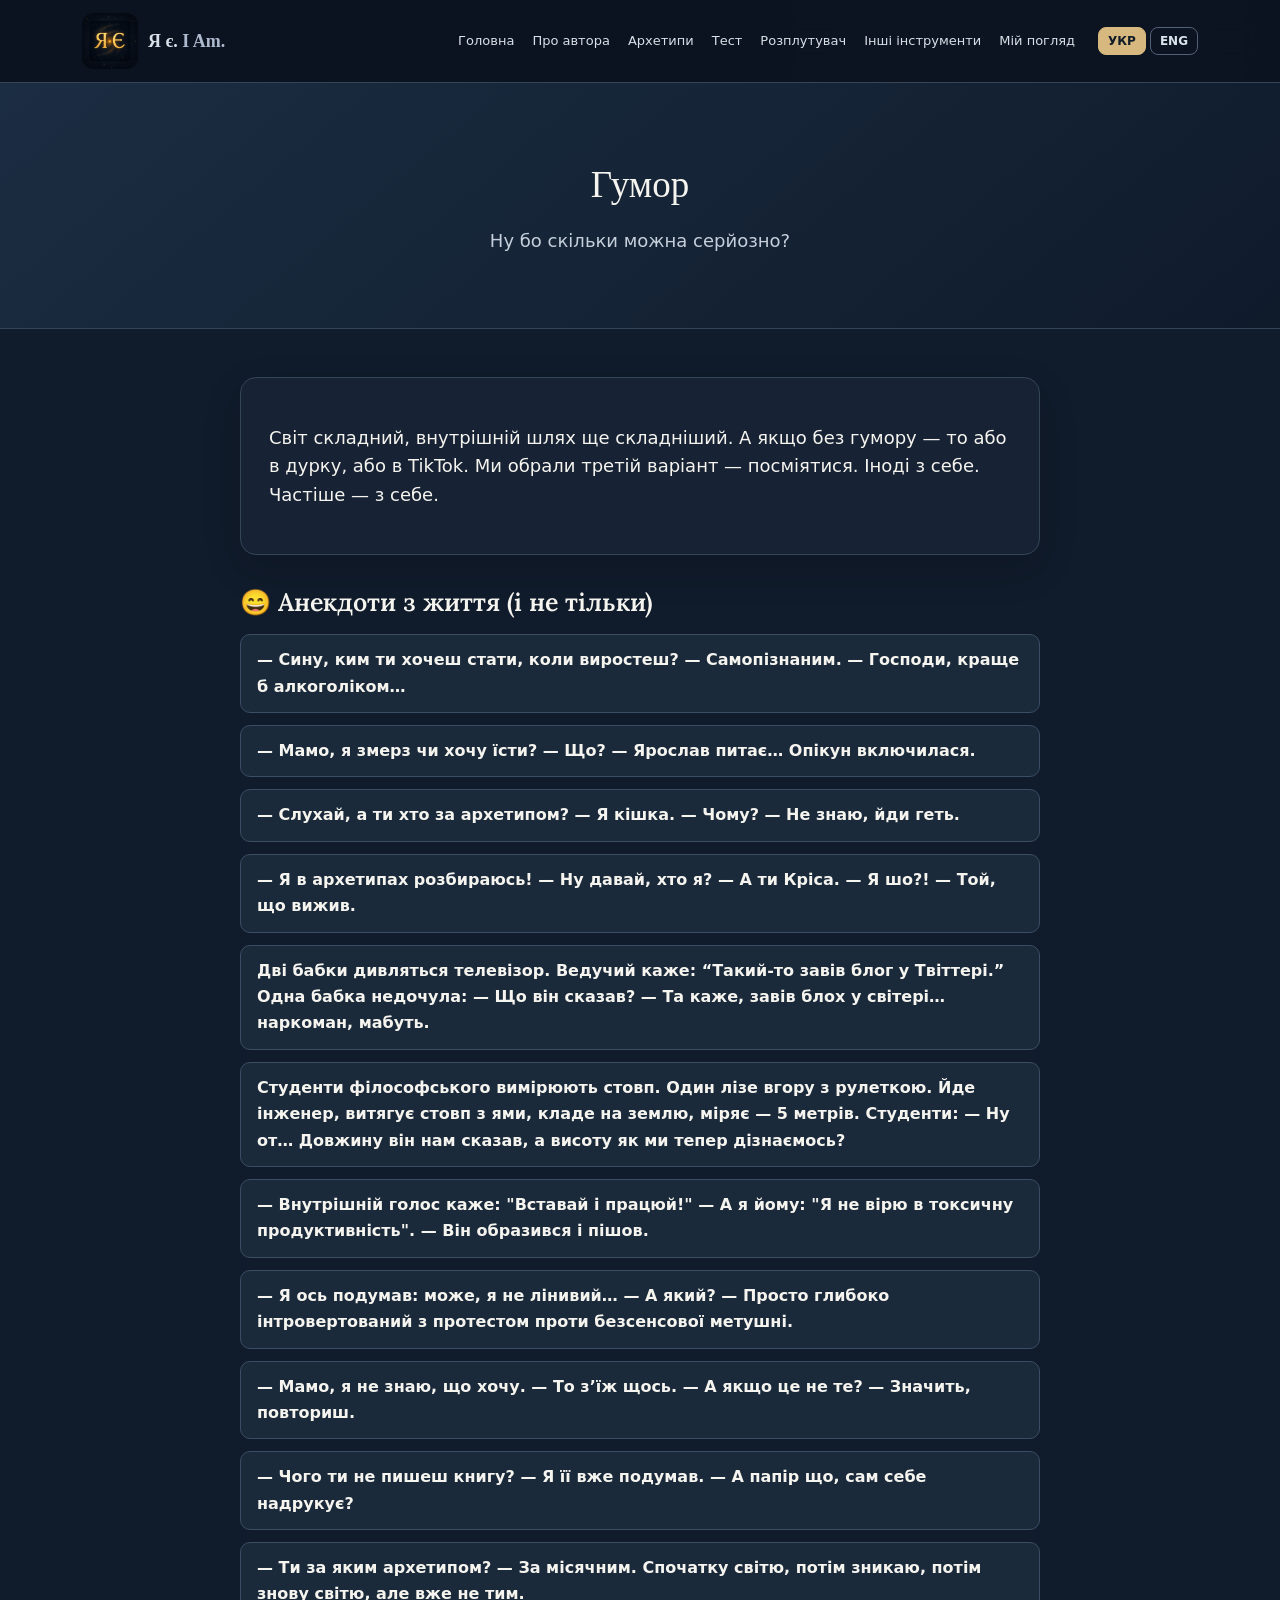
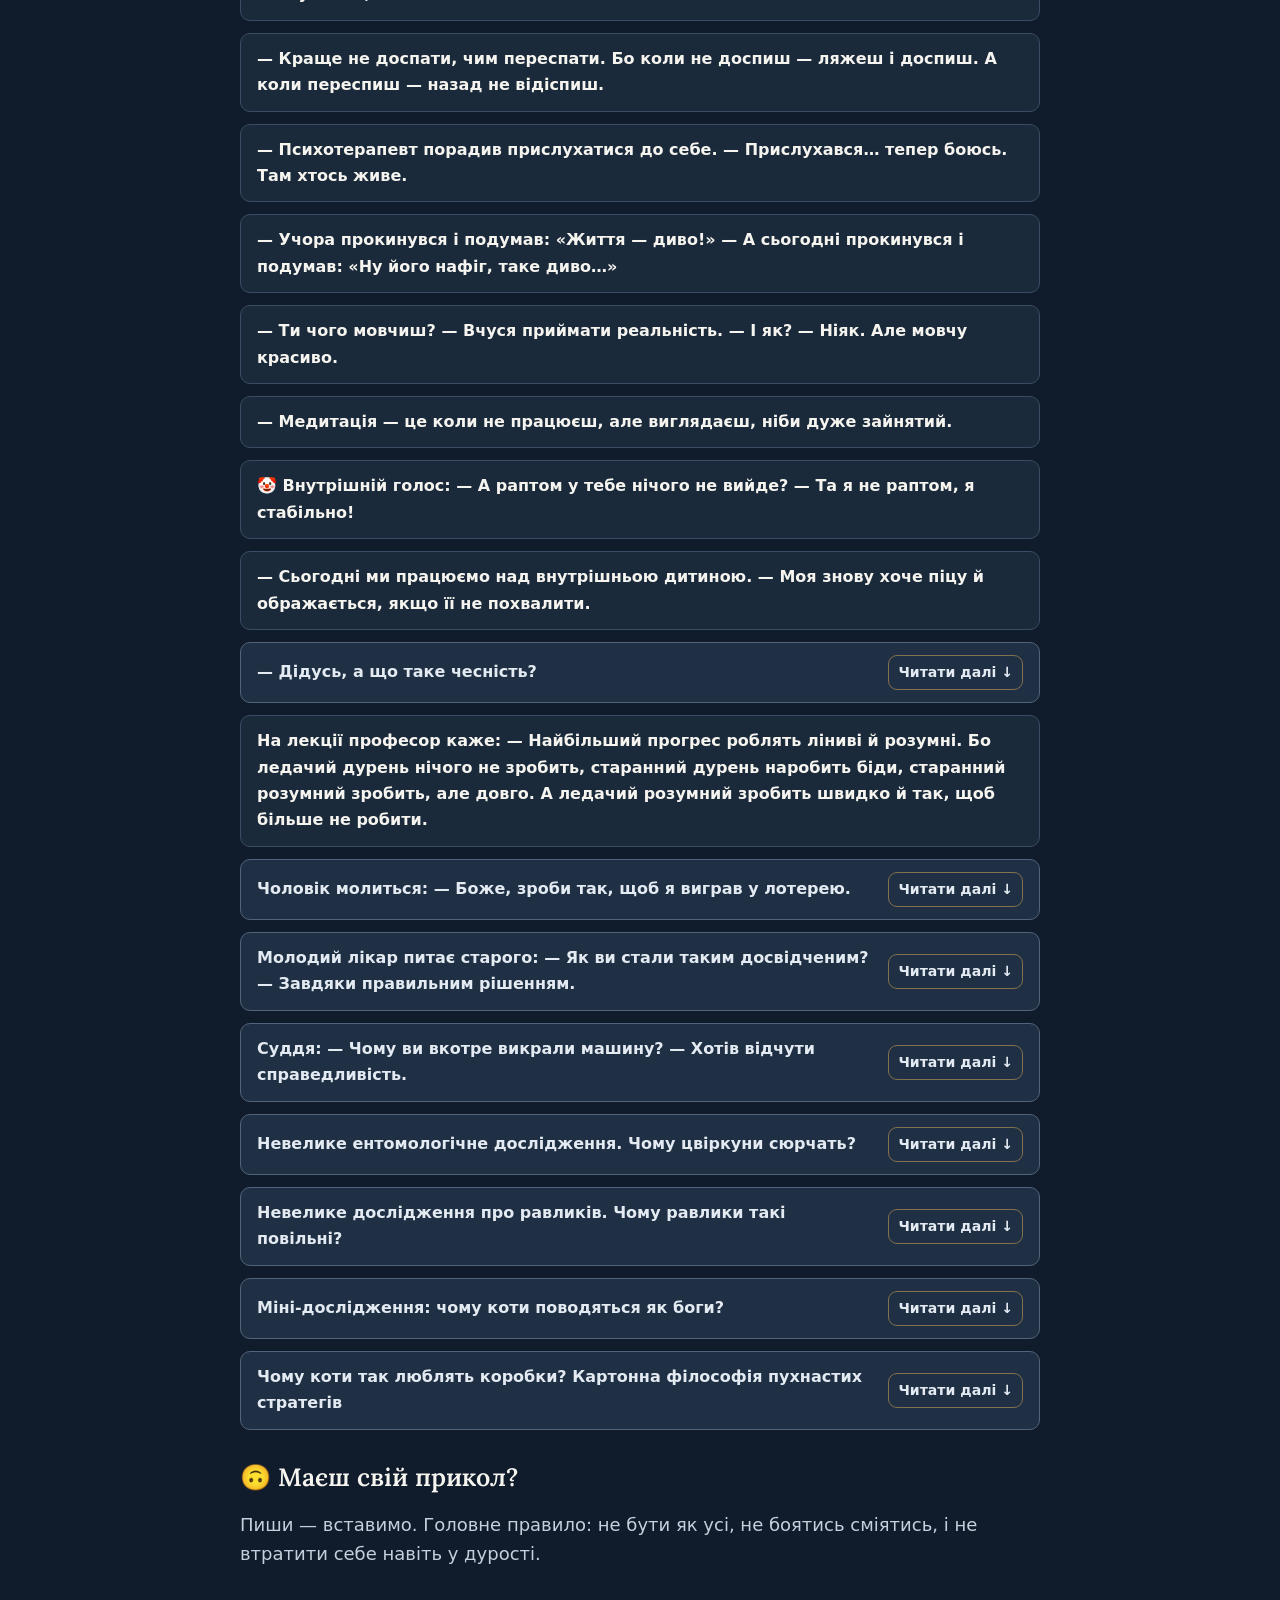
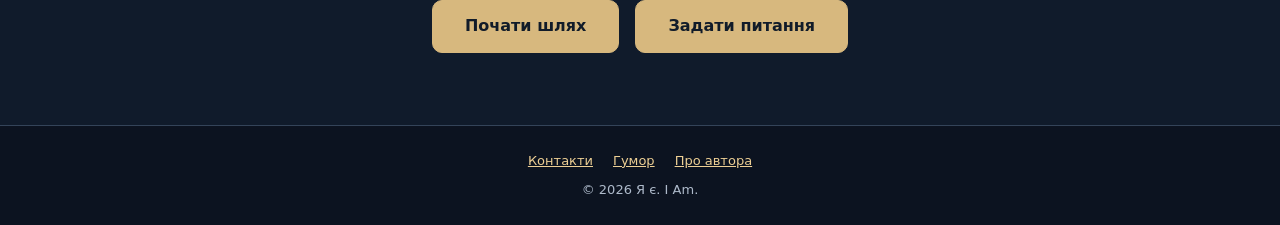
<file: humor.html>
<!DOCTYPE html>

<html lang="uk">
<head>
<meta charset="utf-8"/>
<meta content="width=device-width, initial-scale=1.0" name="viewport"/>
<title>Гумор — Шукач Архетипів | Я є</title>
<link href="https://ya-e.in.ua/humor.html" rel="canonical"/>
<meta content="Гумор про архетипи та самопізнання: анекдоти, внутрішній голос і сміх із собою. Від Я є з любов’ю до іронії." name="description"/>
<meta content="гумор, архетипи, самопізнання, анекдоти, іронія, humor, archetypes, self-discovery, jokes, irony" name="keywords"/>
<meta content="index, follow" name="robots"/>
<meta content="Гумор — Шукач Архетипів | Я є" property="og:title"/>
<meta content="Гумор про архетипи та самопізнання: анекдоти, внутрішній голос і сміх із собою. Від Я є з любов’ю до іронії." property="og:description"/>
<meta content="website" property="og:type"/>
<meta content="images/ya-e-og.jpg" property="og:image"/>
<meta content="1200" property="og:image:width"/>
<meta content="630" property="og:image:height"/>
<meta content="uk_UA" property="og:locale"/>
<link href="images/ya-e-og.jpg" rel="icon" type="image/jpeg">
<link href="https://fonts.googleapis.com/css2?family=Lora&amp;display=swap" rel="stylesheet"/>
<style>
    :root {
      --primary-color: #4b0082;
      --secondary-color: #800080;
      --button-bg: #4c1d95;
      --button-hover: #5b21b6;
      --gray-50: #f9fafb;
      --white: #ffffff;
      --lang-toggle-bg: #ffffff;
      --lang-toggle-text: #000000;
      --lang-toggle-border: #ff0000;
      --muted: #6b7280;
      --card: #ffffff;
      --card-border: #e5e7eb;
    }

    *, *::before, *::after {
      box-sizing: border-box;
    }

    body {
      font-family: 'Lora', serif;
      margin: 0;
      padding: 0;
      line-height: 1.6;
      background: var(--white);
      color: #111;
      display: flex;
      flex-direction: column;
      min-height: 100vh;
    }

    nav {
      background: linear-gradient(to right, var(--primary-color), var(--secondary-color));
      color: var(--white);
      padding: 1rem;
      position: sticky;
      top: 0;
      z-index: 10;
    }

    nav .container {
      max-width: 1200px;
      margin: 0 auto;
      display: flex;
      justify-content: space-between;
      align-items: center;
    }

    .menu-toggle {
      display: none;
      font-size: 1.5rem;
      cursor: pointer;
      background: none;
      border: none;
      color: var(--white);
    }

    nav ul {
      list-style: none;
      display: flex;
      gap: 1rem;
      margin: 0;
      padding: 0;
    }

    nav a {
      color: var(--white);
      text-decoration: none;
      padding: 0.5rem;
      display: block;
      font-size: 0.9375rem;
      transition: color 0.2s ease, transform 0.2s ease;
    }

    nav a:hover,
    nav a:focus {
      color: #FFD700;
      transform: scale(1.05);
    }

    nav a.active {
      color: #FFD700;
      text-decoration: underline;
    }

    .logo-link {
      display: flex;
      align-items: center;
      gap: 0.5rem;
      text-decoration: none;
      color: var(--white);
      font-weight: bold;
      font-size: 1.5rem;
    }

    .logo-img {
      width: 32px;
      height: 32px;
    }

    .lang-toggle {
      cursor: pointer;
      font-weight: bold;
      color: var(--lang-toggle-text);
      background: var(--lang-toggle-bg);
      border: 2px solid var(--lang-toggle-border);
      padding: 0.5rem 1rem;
      border-radius: 9999px;
      text-decoration: none;
      font-size: 1.125rem;
      transition: background-color 0.3s ease, transform 0.2s ease;
    }

    .lang-toggle:hover,
    .lang-toggle:focus {
      background: #e0e0e0;
      transform: scale(1.05);
    }

    .lang-section {
      display: none;
    }

    .lang-section.active {
      display: inline;
    }

    .container {
      max-width: 1200px;
      margin: 0 auto;
      padding: 0 1rem;
      flex: 1;
    }

    .bg-gradient-to-r {
      background: linear-gradient(to right, var(--primary-color), var(--secondary-color));
    }

    .text-white {
      color: var(--white);
    }

    .text-center {
      text-align: center;
    }

    .py-20 {
      padding-top: 5rem;
      padding-bottom: 5rem;
    }

    .py-16 {
      padding-top: 4rem;
      padding-bottom: 4rem;
    }

    .mb-4 {
      margin-bottom: 1rem;
    }

    .mb-6 {
      margin-bottom: 1.5rem;
    }

    .mb-8 {
      margin-bottom: 2rem;
    }

    .mt-4 {
      margin-top: 1rem;
    }

    .mt-6 {
      margin-top: 1.5rem;
    }

    .mt-8 {
      margin-top: 2rem;
    }

    .text-4xl {
      font-size: 2.25rem;
    }

    @media (min-width: 768px) {
      .md\:text-5xl {
        font-size: 3rem;
      }
    }

    .text-lg {
      font-size: 1.125rem;
    }

    .text-3xl {
      font-size: 1.875rem;
    }

    .text-2xl {
      font-size: 1.5rem;
    }

    .font-bold {
      font-weight: bold;
    }

    .font-semibold {
      font-weight: 600;
    }

    .font-lora {
      font-family: 'Lora', serif;
    }

    .max-w-2xl {
      max-width: 42rem;
    }

    .max-w-3xl {
      max-width: 48rem;
    }

    .max-w-600 {
      max-width: 600px;
    }

    .mx-auto {
      margin-left: auto;
      margin-right: auto;
    }

    .bg-gray-50 {
      background-color: var(--gray-50);
    }

    .inline-block {
      display: inline-block;
    }

    .bg-indigo-600 {
      background: var(--button-bg);
    }

    .px-8 {
      padding-left: 2rem;
      padding-right: 2rem;
    }

    .py-3 {
      padding-top: 0.75rem;
      padding-bottom: 0.75rem;
    }

    .rounded-full {
      border-radius: 9999px;
    }

    .hover\:bg-indigo-700:hover {
      background: var(--button-hover);
    }

    .space-y-4 > :not([hidden]) ~ :not([hidden]) {
      margin-top: 1rem;
    }

    .humor-section {
      max-width: 800px;
      margin: 0 auto;
      text-align: left;
    }

    .humor-section p {
      font-size: 1.125rem;
      line-height: 1.6;
    }

    .humor-section ul {
      padding-left: 1.5rem;
    }

    .humor-section li {
      margin-bottom: 0.5rem;
    }

    .buttons {
      display: flex;
      flex-wrap: wrap;
      justify-content: center;
      gap: 1rem;
      margin-top: 2rem;
    }

    .buttons a {
      text-decoration: none;
    }

    /* Card style */
    .card {
      background: var(--card);
      border: 1px solid var(--card-border);
      border-radius: 12px;
      padding: 1.5rem;
      box-shadow: 0 1px 2px rgba(0, 0, 0, 0.04);
    }

    /* Clear expansion affordance; shown only when a joke has hidden content. */
    #accordion details.joke summary {display:flex;align-items:center;justify-content:space-between;gap:14px;}
    #accordion details.joke summary .joke-title {flex:1;min-width:0;}
    #accordion details.joke summary .joke-action {flex-shrink:0;white-space:nowrap;color:#e6c486;font-size:.88rem;font-weight:700;border:1px solid #82704f;border-radius:9px;padding:5px 9px;}
    #accordion details.joke summary:focus-visible {outline:2px solid #e6c486;outline-offset:3px;}
    #accordion .joke-static {padding:.75rem 1rem;border-radius:10px;margin-bottom:.75rem;border:1px solid #3b4d65;background:#1b2a3b;color:#f5f4ef;font-weight:600;}
    @media(max-width:480px){#accordion details.joke summary{align-items:flex-start;flex-wrap:wrap}#accordion details.joke summary .joke-action{margin-left:auto}}

    /* Accordion styles */
    #accordion {
      margin: 0;
      padding: 0;
    }

    details.joke {
      border: 1px solid var(--card-border);
      border-radius: 10px;
      background: #fff;
      margin-bottom: 0.75rem;
      box-shadow: 0 1px 2px rgba(0, 0, 0, 0.04);
    }

    details.joke[open] {
      background: #f9fafb;
    }

    details.joke summary {
      padding: 0.75rem 1rem;
      cursor: pointer;
      font-weight: 600;
      list-style: none;
    }

    details.joke summary::marker {
      display: none;
    }

    details.joke .body {
      padding: 0 1rem 1rem;
    }

    /* Стилі для HTML-статей */
    details.joke .body h3 {
      margin-top: 1rem;
      margin-bottom: 0.5rem;
      font-size: 1.35rem;
    }

    details.joke .body h4 {
      margin-top: 0.8rem;
      margin-bottom: 0.4rem;
      font-size: 1.2rem;
      font-weight: 600;
    }

    details.joke .body p {
      margin-top: 0.5rem;
      margin-bottom: 0.5rem;
    }

    details.joke .body ul,
    details.joke .body ol {
      margin-bottom: 1rem;
    }

    @keyframes fadeIn {
      from { opacity: 0; }
      to { opacity: 1; }
    }

    .animate-fade-in {
      animation: fadeIn 1s ease-in;
    }

    footer {
      background: var(--primary-color);
      color: var(--white);
      padding: 1.5rem 1rem;
      text-align: center;
    }

    .muted {
      color: var(--muted);
      font-size: 0.9rem;
    }

    @media (max-width: 768px) {
  .menu-toggle {
    display: block;
  }

  nav ul {
    display: none;
    flex-direction: column;
    position: absolute;
    top: 100%;
    left: 0;
    width: 100%;
    background: linear-gradient(to right, var(--primary-color), var(--secondary-color));
    padding: 1rem;
    box-shadow: 0 4px 8px rgba(0, 0, 0, 0.2);

    /* ЩО ДОДАЛИ */
    max-height: 80vh; /* обмежуємо висоту меню */
    overflow-y: auto;               /* даємо йому власний скрол */
  }

  nav ul.active {
    display: flex;
  }

  nav .container {
    flex-direction: column;
    align-items: flex-start;
  }

      nav a {
        font-size: 0.95rem;
        padding: 0.5rem 0.75rem;
      }

      .logo-link {
        font-size: 1.25rem;
      }

      .logo-img {
        width: 28px;
        height: 28px;
      }

      .lang-toggle {
        font-size: 1rem;
        padding: 0.4rem 0.8rem;
      }

      .py-20 {
        padding-top: 2rem;
        padding-bottom: 2rem;
      }

      .text-4xl {
        font-size: 2rem;
      }

      .md\:text-5xl {
        font-size: 2.5rem;
      }

      .text-lg {
        font-size: 1rem;
      }

      .max-w-2xl {
        max-width: 100%;
      }

      .py-16 {
        padding-top: 2rem;
        padding-bottom: 2rem;
      }

      .text-3xl {
        font-size: 1.5rem;
      }

      .text-2xl {
        font-size: 1.25rem;
      }

      .px-8 {
        padding-left: 1rem;
        padding-right: 1rem;
      }

      .py-3 {
        padding-top: 0.5rem;
        padding-bottom: 0.5rem;
      }

      .container {
        padding: 0 1rem;
      }

      .max-w-600 {
        max-width: 100%;
      }

      .humor-section {
        max-width: 100%;
      }

      .buttons {
        justify-content: center;
      }
    }

    @media (max-width: 480px) {
      nav a {
        font-size: 0.9375rem;
      }

      .logo-link {
        font-size: 1.125rem;
      }

      .logo-img {
        width: 24px;
        height: 24px;
      }

      .lang-toggle {
        font-size: 0.875rem;
      }

      .text-4xl {
        font-size: 1.5rem;
      }

      .md\:text-5xl {
        font-size: 2rem;
      }

      .text-3xl {
        font-size: 1.25rem;
      }

      .text-2xl {
        font-size: 1rem;
      }

      .px-8 {
        padding-left: 0.5rem;
        padding-right: 0.5rem;
      }

      .container {
        padding: 0 0.5rem;
      }
    }

    @media (max-width: 320px) {
      nav a {
        font-size: 0.875rem;
      }

      .logo-link {
        font-size: 1rem;
      }

      .logo-img {
        width: 20px;
        height: 20px;
      }

      .lang-toggle {
        font-size: 0.8125rem;
        padding: 0.3rem 0.6rem;
      }

      .text-4xl {
        font-size: 1.2rem;
      }

      .text-3xl {
        font-size: 1rem;
      }

      .text-2xl {
        font-size: 0.875rem;
      }

      .container {
        padding: 0 0.25rem;
      }
    }
  
    /* Wide-menu fallback: collapse long navigation on laptop widths */
    @media (min-width:769px) and (max-width:1900px){
      .menu-toggle{display:inline-block!important}
      #primary-nav{display:none!important;position:absolute!important;top:100%!important;left:0!important;width:100%!important;background:linear-gradient(to right,#4b0082,#800080)!important;padding:1rem!important;box-shadow:0 4px 8px rgba(0,0,0,.2)!important;flex-direction:column!important;gap:.5rem!important;z-index:50!important;max-height:calc(100vh - 88px);overflow-y:auto}
      #primary-nav.active{display:flex!important}
    }
    @media (min-width:1901px){
      .nav-wrap,nav .container{max-width:1800px!important}
    }
</style>
<link href="images/ya-e-og.jpg" rel="icon" type="image/jpeg"/><link href="assets/site.css" rel="stylesheet"/><script>try{var ul=new URLSearchParams(location.search).get("lang");if(ul==="uk"||ul==="en")localStorage.setItem("lang",ul)}catch(e){}</script></link><link href="assets/theme-v2.css" rel="stylesheet"/></head>
<body class="legacy-page">
<nav role="navigation">
<div class="container">
<a aria-label="Перейти на головну сторінку / Go to homepage" class="logo-link" href="index.html">
<img alt="Логотип Я є / I Am logo" class="logo-img" src="images/favicon-v2.png"/>
<span class="logo-text">
<span class="lang-section lang-uk active">Я є</span>
<span class="lang-section lang-en">I Am</span>
</span>
</a>
<button aria-expanded="false" aria-label="Переключити меню навігації / Toggle navigation menu" class="menu-toggle">☰</button>
<a aria-label="Переключити мову / Toggle language" class="lang-toggle" href="#" onclick="toggleLang();return false">UA / EN</a>
<ul id="primary-nav">
<li><a href="index.html"><span class="lang-uk">Головна</span><span class="lang-en" hidden="">Home</span></a></li>
<li><a href="archetypes.html"><span class="lang-uk">Про архетипи</span><span class="lang-en" hidden="">About Archetypes</span></a></li>
<li><a href="about.html"><span class="lang-uk">Про мене</span><span class="lang-en" hidden="">About Me</span></a></li>
<li><a href="tools.html"><span class="lang-uk">Інструменти</span><span class="lang-en" hidden="">Tools</span></a></li>
<li><a href="archetype-test.html"><span class="lang-uk">Тест архетипів</span><span class="lang-en" hidden="">Archetype Test</span></a></li>
<li><a href="unravel-situation.html"><span class="lang-uk">Розплутувач ситуації</span><span class="lang-en" hidden="">Situation Unraveler</span></a></li>
<li><a href="map-awareness-test-v2.html"><span class="lang-uk">Мапа усвідомлення — Тест V2</span><span class="lang-en" hidden="">Map of Awareness — Test V2</span></a></li>
<li><a href="mind-exploration.html"><span class="lang-uk">Мисленне Дослідження</span><span class="lang-en" hidden="">Mental Exploration</span></a></li>
<li><a href="unravel-anxiety.html"><span class="lang-uk">Розплутування Тривоги</span><span class="lang-en" hidden="">Anxiety Knot Unraveler</span></a></li>
<li><a href="blog.html"><span class="lang-uk">Як жити далі?</span><span class="lang-en" hidden="">How to Live On?</span></a></li>
<li><a href="humor.html"><span class="lang-uk">Гумор</span><span class="lang-en" hidden="">Humor</span></a></li>
<li><a href="contact.html"><span class="lang-uk">Прайс</span><span class="lang-en" hidden="">Pricing</span></a></li>
<li><a href="contact.html"><span class="lang-uk">Контакти</span><span class="lang-en" hidden="">Contact</span></a></li>
</ul>
</div>
</nav>
<section class="bg-gradient-to-r text-white py-20 text-center animate-fade-in">
<div class="container">
<h2 class="text-4xl md:text-5xl font-bold font-lora mb-4">
<span class="lang-section lang-uk active">Гумор</span>
<span class="lang-section lang-en">Humor</span>
</h2>
<p class="text-lg max-w-2xl mx-auto mb-6">
<span class="lang-section lang-uk active">Ну бо скільки можна серйозно?</span>
<span class="lang-section lang-en">Because how much seriousness can one take?</span>
</p>
</div>
</section>
<section class="py-16 bg-gray-50">
<div class="container max-w-3xl">
<div class="humor-section">
<div class="card">
<p class="text-lg mb-4">
<span class="lang-section lang-uk active">Світ складний, внутрішній шлях ще складніший. А якщо без гумору — то або в дурку, або в TikTok. Ми обрали третій варіант — посміятися. Іноді з себе. Частіше — з себе.</span>
<span class="lang-section lang-en">The world’s a mess, and the inner journey? Even messier. Without humor — it’s either a mental ward or TikTok. We chose the third option: laugh. Sometimes at ourselves. Mostly at ourselves.</span>
</p>
</div>
<h3 class="text-2xl font-semibold font-lora mt-8 mb-4">
<span class="lang-section lang-uk active">😄 Анекдоти з життя (і не тільки)</span>
<span class="lang-section lang-en">😄 True-life jokes (and some that just feel true)</span>
</h3>
<div class="mb-8" id="accordion"></div>
<h3 class="text-2xl font-semibold font-lora mt-8 mb-4">
<span class="lang-section lang-uk active">🙃 Маєш свій прикол?</span>
<span class="lang-section lang-en">🙃 Got a good one?</span>
</h3>
<p class="text-lg mb-4">
<span class="lang-section lang-uk active">Пиши — вставимо. Головне правило: не бути як усі, не боятись сміятись, і не втратити себе навіть у дурості.</span>
<span class="lang-section lang-en">Send it in — we’ll add it. Main rule: Don’t be like everyone else. Don’t be afraid to laugh. And don’t lose yourself — not even in silliness.</span>
</p>
<div class="buttons">
<a class="inline-block bg-indigo-600 text-white px-8 py-3 rounded-full hover:bg-indigo-700" href="tools.html">
<span class="lang-section lang-uk active">Почати шлях</span>
<span class="lang-section lang-en">Start Your Journey</span>
</a>
<a class="inline-block bg-indigo-600 text-white px-8 py-3 rounded-full hover:bg-indigo-700" href="contact.html">
<span class="lang-section lang-uk active">Задати питання</span>
<span class="lang-section lang-en">Ask a Question</span>
</a>
</div>
<p aria-live="polite" class="muted mt-6" id="state"></p>
</div>
</div>
</section>
<footer>
<p>
<span class="lang-section lang-uk active">© 2025 Я є. Усі права захищено.</span>
<span class="lang-section lang-en">© 2025 I Am. All rights reserved.</span>
</p>
</footer>
<script>
    const JSON_URL = 'anekdoty.json';
    let JOKES = [];

    document.addEventListener('DOMContentLoaded', () => {
      const savedLang = localStorage.getItem('lang') || 'uk';
      setLanguage(savedLang);

      // Мобільне меню
      const menuToggle = document.querySelector('.menu-toggle');
      const navUl = document.querySelector('nav ul');
      if (menuToggle && navUl) {
        menuToggle.addEventListener('click', () => {
          const isExpanded = navUl.classList.toggle('active');
          menuToggle.setAttribute('aria-expanded', isExpanded);
          menuToggle.textContent = isExpanded ? '✕' : '☰';
        });

        menuToggle.addEventListener('keydown', (e) => {
          if (e.key === 'Enter' || e.key === ' ') {
            e.preventDefault();
            menuToggle.click();
          }
        });

        // Закриваємо меню при кліку по посиланню
        navUl.querySelectorAll('a').forEach(a => {
          a.addEventListener('click', () => {
            if (navUl.classList.contains('active')) {
              navUl.classList.remove('active');
              menuToggle.setAttribute('aria-expanded', 'false');
              menuToggle.textContent = '☰';
            }
          });
        });
      }

      // Підсвічуємо активну сторінку
      const currentPage = window.location.pathname.split('/').pop() || 'index.html';
      const navRoot = document.getElementById('primary-nav');
      if (navRoot) {
        navRoot.querySelectorAll('a').forEach(link => {
          if (link.getAttribute('href') === currentPage) {
            link.classList.add('active');
          }
        });
      }

      // Завантажуємо жарти
      loadJokes().then(() => renderAccordion(getLang()));
    });

    function getLang() {
      return document.documentElement.lang || 'uk';
    }

    function setLanguage(lang) {
      // Захист від дурні
      if (lang !== 'uk' && lang !== 'en') lang = 'uk';

      document.documentElement.lang = lang;

      // Перемикаємо .lang-section
      document.querySelectorAll('.lang-section').forEach(el => el.classList.remove('active'));
      document.querySelectorAll('.lang-section.lang-' + lang).forEach(el => el.classList.add('active'));

      // Перемикаємо текст у меню (span.lang-uk/lang-en без класу lang-section)
      document.querySelectorAll('.lang-uk').forEach(el => {
        if (!el.classList.contains('lang-section')) {
          el.hidden = (lang !== 'uk');
        }
      });
      document.querySelectorAll('.lang-en').forEach(el => {
        if (!el.classList.contains('lang-section')) {
          el.hidden = (lang !== 'en');
        }
      });

      const langToggle = document.querySelector('.lang-toggle');
      if (langToggle) {
        langToggle.textContent = lang === 'uk' ? 'UA / EN' : 'EN / UA';
      }

      localStorage.setItem('lang', lang);
      updateMetaAndTitle(lang);
      renderAccordion(lang);
    }

    function toggleLang() {
      const current = getLang();
      const newLang = current === 'uk' ? 'en' : 'uk';
      setLanguage(newLang);
    }

    async function loadJokes() {
      setState('');
      try {
        const res = await fetch(JSON_URL + '?t=' + Date.now(), {
          headers: { 'Accept': 'application/json' }
        });
        if (!res.ok) throw new Error('HTTP ' + res.status);
        const data = await res.json();
        if (!Array.isArray(data)) throw new Error('Очікував масив');

        JOKES = data.map((j, i) => ({
          id: j.id ?? (i + 1),
          text_uk: String(j.text_uk ?? '').trim(),
          text_en: String(j.text_en ?? '').trim(),
          categories: Array.isArray(j.categories) ? j.categories : (j.categories ? [j.categories] : []),
          date: j.date ?? null,
          rating: (typeof j.rating === 'number') ? j.rating : null
        })).filter(j => j.text_uk.length || j.text_en.length);
      } catch (err) {
        console.error(err);
        setState('Не вдалось завантажити anekdoty.json. Перевір файл і формат.');
      }
    }

    function setState(msg) {
      const s = document.getElementById('state');
      if (!s) return;
      s.textContent = msg || '';
    }

    function renderAccordion(lang) {
      const root = document.getElementById('accordion');
      if (!root) return;
      root.innerHTML = '';

      const getText = j => lang === 'en'
        ? (j.text_en || j.text_uk)
        : (j.text_uk || j.text_en);

      JOKES.forEach(j => {
        const raw = getText(j);
        if (!raw) return;

        // Перевіряємо, чи контент містить HTML, не рахуючи тупі <br>
        const hasHtml = /<[a-z][\s\S]*>/i.test(raw) &&
          !/^([^<]*<br\s*\/?>[^>]*)*$/.test(raw);

        let summaryLine;
        let rest = '';

        if (hasHtml) {
          const match = raw.match(/<h[1-6]>(.*?)<\/h[1-6]>/i);
          if (match) {
            summaryLine = match[1].trim();
            rest = raw.replace(match[0], '').trim();
          } else {
            summaryLine = raw.replace(/<[^>]*>/g, '').substring(0, 80).trim() + '...';
            rest = raw;
          }
        } else {
          const lines = raw.split(/\r?\n/).filter(Boolean);
          summaryLine = lines.length ? lines[0] : raw;
          rest = lines.slice(1).join('\n');
        }

        // One-line jokes are shown in full. Longer ones have a visible expand control.
        if (!rest.trim().length) {
          const staticJoke = document.createElement('div');
          staticJoke.className = 'joke joke-static';
          staticJoke.textContent = summaryLine;
          root.appendChild(staticJoke);
          return;
        }

        const details = document.createElement('details');
        details.className = 'joke';
        const summary = document.createElement('summary');
        const title = document.createElement('span');
        title.className = 'joke-title';
        title.textContent = summaryLine;
        const indicator = document.createElement('span');
        indicator.className = 'joke-action';
        const updateIndicator = () => {
          indicator.textContent = details.open
            ? (lang === 'en' ? 'Collapse ↑' : 'Згорнути ↑')
            : (lang === 'en' ? 'Read more ↓' : 'Читати далі ↓');
        };
        summary.append(title, indicator);
        details.appendChild(summary);
        const body = document.createElement('div');
        body.className = 'body';
        if (hasHtml) {
          body.innerHTML = rest;
        } else {
          body.innerHTML = escapeHtml(rest).replace(/\n/g, '<br>');
        }
        details.appendChild(body);
        details.addEventListener('toggle', updateIndicator);
        updateIndicator();
        root.appendChild(details);
      });

      if (!root.childElementCount) {
        setState(lang === 'en' ? 'No jokes yet.' : 'Поки немає анекдотів.');
      } else {
        setState('');
      }
    }

    function escapeHtml(s) {
      return String(s).replace(/[&<>"']/g, m => ({
        "&": "&amp;",
        "<": "&lt;",
        ">": "&gt;",
        "\"": "&quot;",
        "'": "&#39;"
      }[m]));
    }

    function updateMetaAndTitle(lang) {
      const ogTitle = document.querySelector('meta[property="og:title"]');
      const ogDesc = document.querySelector('meta[property="og:description"]');
      const metaDesc = document.querySelector('meta[name="description"]');

      if (lang === 'en') {
        document.title = 'Humor — Seeker of Archetypes | I Am';
        if (ogTitle) ogTitle.content = 'Humor — Seeker of Archetypes | I Am';
        if (ogDesc) ogDesc.content = 'Humor about archetypes and self-discovery: jokes, inner voice moments, and laughing at ourselves. From I Am with a love for irony.';
        if (metaDesc) metaDesc.content = 'Humor about archetypes and self-discovery: jokes, inner voice moments, and laughing at ourselves. From I Am with a love for irony.';
      } else {
        document.title = 'Гумор — Шукач Архетипів | Я є';
        if (ogTitle) ogTitle.content = 'Гумор — Шукач Архетипів | Я є';
        if (ogDesc) ogDesc.content = 'Гумор про архетипи та самопізнання: анекдоти, внутрішній голос і сміх із собою. Від Я є з любов’ю до іронії.';
        if (metaDesc) metaDesc.content = 'Гумор про архетипи та самопізнання: анекдоти, внутрішній голос і сміх із собою. Від Я є з любов’ю до іронії.';
      }
    }
  </script>
<script defer="" src="assets/site.js"></script></body>
</html>
</file>
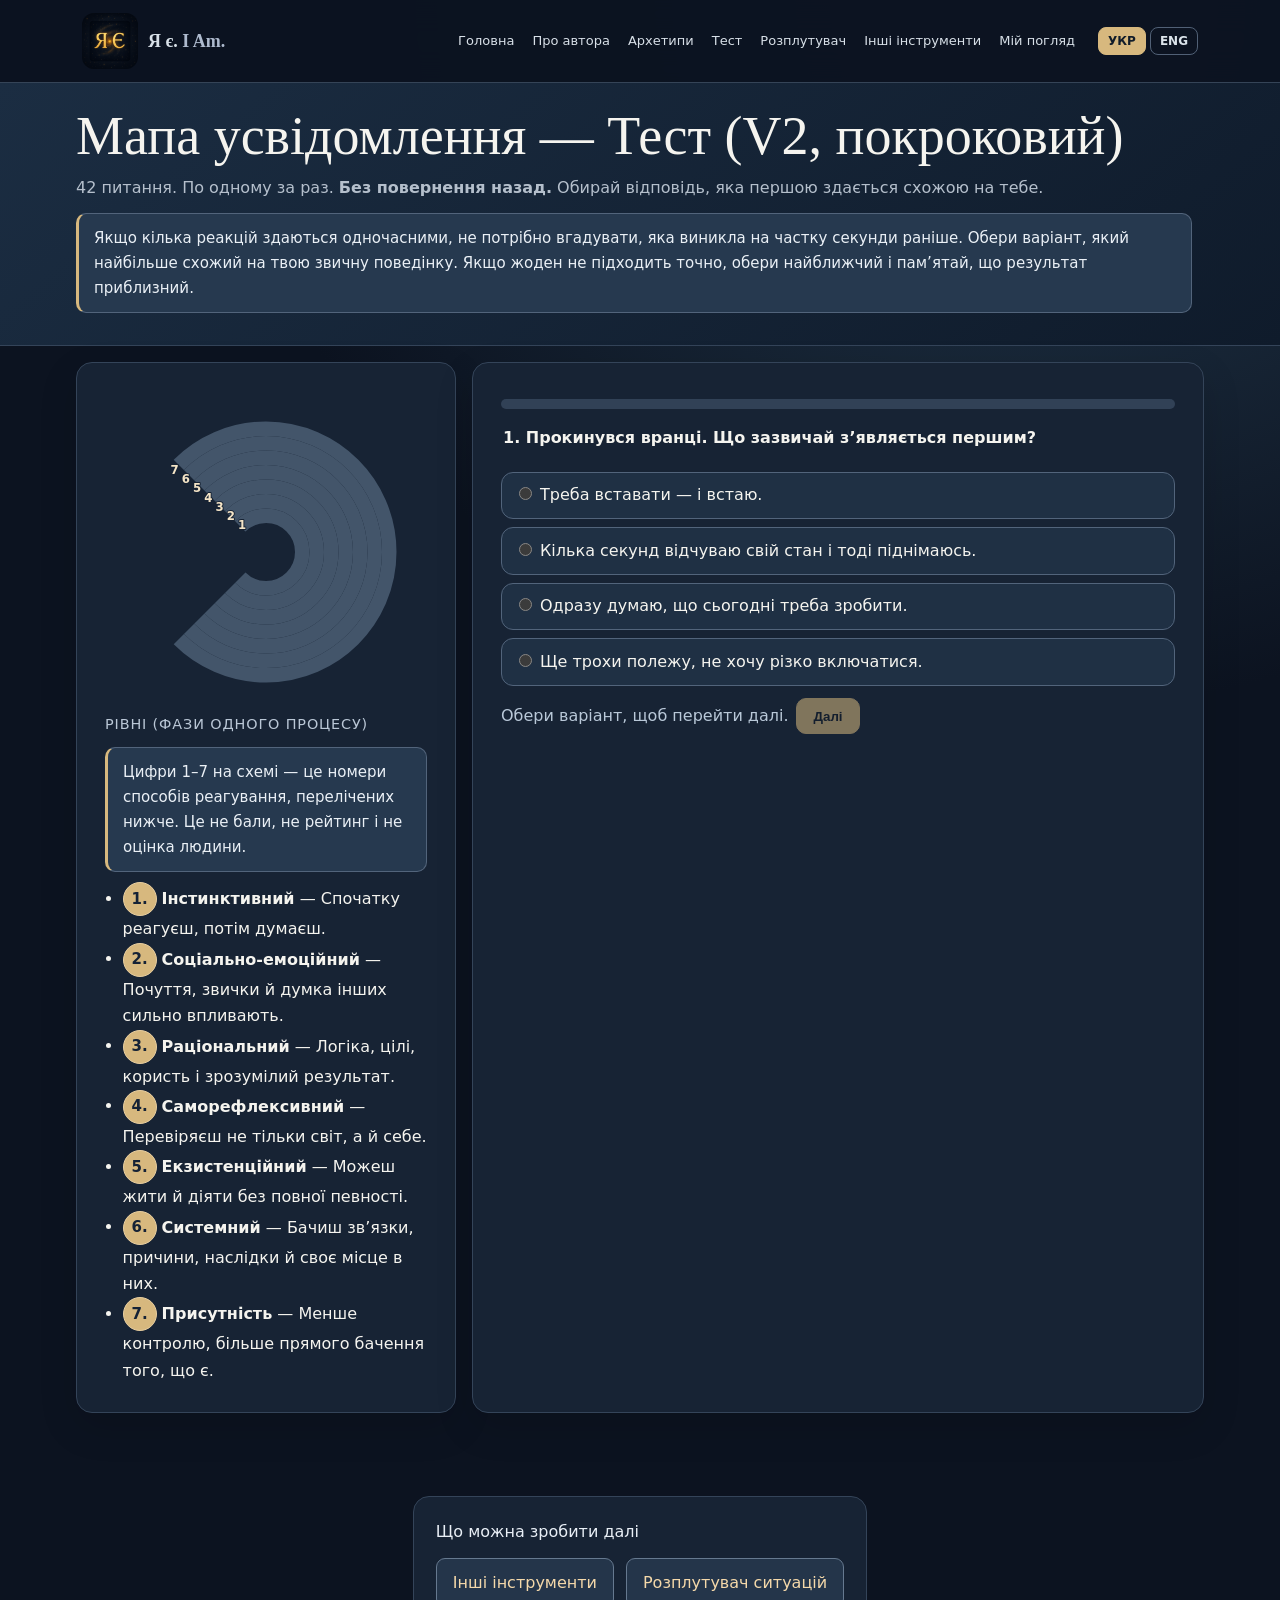
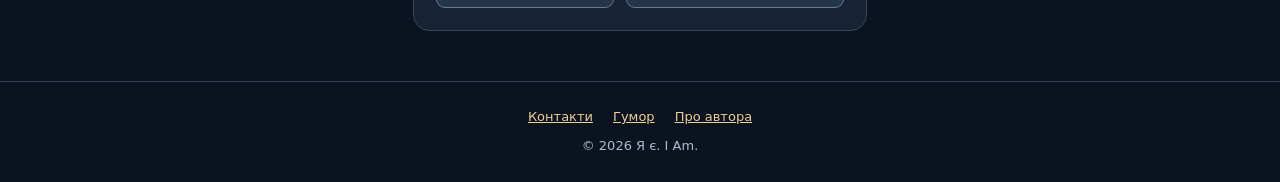
<file: map-awareness-test-v2.html>
<!DOCTYPE html>

<html lang="uk">
<head>
<meta charset="utf-8"/>
<meta content="width=device-width, initial-scale=1" name="viewport"/>
<title>Мапа усвідомлення — Тест (V2, покроковий) | Я є</title>
<link href="https://ya-e.in.ua/thinking-map-stepper.html" rel="canonical"/>
<meta content="42 короткі питання про звичні реакції та вибори. Відповідай так, як буває насправді, а не як «правильно»." name="description"/>
<meta content="index, follow" name="robots"/>
<meta content="самопізнання, архетипи, психологія, внутрішній ріст, self-discovery, archetypes, psychology, personal growth" name="keywords"/>
<!-- Open Graph -->
<meta content="Мапа усвідомлення — Тест (V2, покроковий) | Я є" property="og:title"/>
<meta content="42 короткі питання про звичні реакції та вибори. Відповідай так, як буває насправді, а не як «правильно»." property="og:description"/>
<meta content="website" property="og:type"/>
<meta content="images/ya-e-og.jpg" property="og:image"/>
<meta content="1200" property="og:image:width"/>
<meta content="630" property="og:image:height"/>
<meta content="uk_UA" property="og:locale"/>
<link href="/map-awareness-test-v2.html" rel="canonical"/>
<link href="images/ya-e-og.jpg" rel="icon" type="image/jpeg"/>
<link href="https://fonts.googleapis.com" rel="preconnect">
<link crossorigin="" href="https://fonts.gstatic.com" rel="preconnect"/>
<link href="https://fonts.googleapis.com/css2?family=Lora&amp;display=swap" rel="stylesheet"/>
<style>
    :root {
      --primary: #4b0082;
      --secondary: #800080;
      --button-bg: #4c1d95;
      --button-hover: #5b21b6;
      --gray-50: #f9fafb;
      --white: #ffffff;
      --accent: #ffd700;

      --ink:#111;
      --muted:#6b7280;
      --bg:#ffffff;
      --panel:#f8fafc;
      --btn:#4c1d95;
      --btn2:#5b21b6;
      --ok:#10b981;
      --warn:#f59e0b;
      --err:#ef4444;
    }

    *, *::before, *::after { box-sizing: border-box; }
    html, body { height: 100%; }
    body {
      margin: 0;
      font-family: 'Lora', serif;
      color: var(--ink);
      background: var(--bg);
      display: flex;
      flex-direction: column;
    }

    /* Skip-link */
    .skip-link {
      position: absolute;
      left: -9999px;
      top: auto;
      width: 1px;
      height: 1px;
      overflow: hidden;
    }
    .skip-link:focus {
      left: 1rem;
      top: 1rem;
      width: auto;
      height: auto;
      background:#000;
      color:#fff;
      padding:.5rem .75rem;
      border-radius:6px;
      z-index: 1000;
    }

    /* Header / nav */
    nav {
      position: sticky;
      top: 0;
      z-index: 10;
      background: linear-gradient(to right, var(--primary), var(--secondary));
      color: var(--white);
    }
    .nav-wrap {
      max-width: 1200px;
      margin: 0 auto;
      display: flex;
      align-items: center;
      justify-content: space-between;
      padding: 1rem;
      gap: 1rem;
    }
    .logo {
      display: inline-flex;
      align-items: center;
      gap: .5rem;
      color: var(--white);
      text-decoration: none;
      font-weight: 700;
      font-size: 1.5rem;
    }
    .logo img { width: 32px; height: 32px; }

    .menu-toggle {
      display: none;
      background: none;
      border: 0;
      color: var(--white);
      font-size: 1.5rem;
      cursor: pointer;
    }
    #primary-nav {
      list-style: none;
      display: flex;
      gap: 1rem;
      margin: 0;
      padding: 0;
    }
    #primary-nav a {
      color: var(--white);
      text-decoration: none;
      padding: .5rem;
      display: block;
      font-size: .95rem;
      transition: color .2s ease, transform .2s ease;
    }
    #primary-nav a:hover,
    #primary-nav a:focus {
      color: var(--accent);
      transform: scale(1.05);
    }
    #primary-nav a.active {
      color: var(--accent);
      text-decoration: underline;
    }

    .lang-toggle {
      background:#fff;
      color:#000;
      border:2px solid #f00;
      border-radius:9999px;
      padding:.5rem 1rem;
      font-weight:700;
      cursor:pointer;
      transition: transform .2s ease, background .2s ease;
    }
    .lang-toggle:hover,
    .lang-toggle:focus {
      background:#e0e0e0;
      transform: scale(1.05);
    }

    @media (max-width: 768px) {
      .menu-toggle { display: inline-block; }
      .nav-wrap { flex-wrap: wrap; }
      #primary-nav {
        display: none;
        position: absolute;
        top: 100%;
        left: 0;
        width: 100%;
        background: linear-gradient(to right, var(--primary), var(--secondary));
        padding: 1rem;
        box-shadow: 0 4px 8px rgba(0,0,0,.2);
        flex-direction: column;
        gap: .5rem;
      }
      #primary-nav.active { display: flex; }
    }

    /* Utilities */
    .container { max-width: 1200px; margin: 0 auto; padding: 0 1rem; }
    .text-center { text-align: center; }
    .py-20 { padding: 5rem 0; }
    .py-16 { padding: 4rem 0; }
    .mb-4 { margin-bottom: 1rem; }
    .mb-6 { margin-bottom: 1.5rem; }
    .mt-6 { margin-top: 1.5rem; }
    .text-3xl { font-size: 1.875rem; }
    .font-bold { font-weight: 700; }
    .font-lora { font-family: 'Lora', serif; }

    footer {
      margin-top: auto;
      background: var(--primary);
      color: var(--white);
      text-align: center;
      padding: 1.5rem 1rem;
    }
    footer a { color: var(--accent); text-decoration: underline; }

    :focus-visible {
      outline:2px dashed var(--accent);
      outline-offset: 3px;
    }
    @media (prefers-reduced-motion: reduce){
      *{ animation:none!important; transition:none!important; }
    }

    /* ---- Test layout ---- */
    header.test-header{
      background:linear-gradient(90deg,var(--primary),var(--secondary));
      color:#fff;
    }
    .wrap{max-width:1100px; margin:0 auto; padding:1rem;}
    .test-header-inner{
      display:flex;
      align-items:center;
      justify-content:space-between;
      gap:.75rem;
    }
    .test-header h1{font-size:2rem; margin:.25rem 0;}
    .test-header p.lead{margin:.25rem 0 0; opacity:.9;}

    main#main{padding-bottom:2rem;}

    .grid{display:grid; gap:1rem;}
    @media(min-width:960px){
      .grid{grid-template-columns:380px 1fr;}
    }
    .card{
      background:var(--panel);
      border-radius:16px;
      padding:1rem;
      box-shadow:0 4px 14px rgba(0,0,0,.08);
    }
    .controls{display:flex; gap:.5rem; flex-wrap:wrap; align-items:center;}
    .btn,button{
      background:var(--btn);
      color:#fff;
      border:0;
      border-radius:9999px;
      padding:.6rem 1rem;
      cursor:pointer;
    }
    button:hover,.btn:hover{background:var(--btn2);}
    .ghost{background:transparent; border:2px solid #fff;}
    .muted{color:var(--muted);}
    .progress{
      height:10px;
      background:#e5e7eb;
      border-radius:999px;
      overflow:hidden;
      margin:.5rem 0 1rem;
    }
    .bar{
      height:100%;
      background:linear-gradient(90deg,var(--primary),var(--secondary));
      width:0%;
    }
    fieldset{border:0; padding:0; margin:0;}
    legend{font-weight:700; margin-bottom:.75rem;}
    label.opt{
      display:block;
      background:#fff;
      border-radius:12px;
      padding:.6rem .75rem;
      margin:.5rem 0;
      border:1px solid #e5e7eb;
      cursor:pointer;
    }
    input[type=radio]{margin-right:.5rem;}
    .navRow{display:flex; gap:.5rem; margin-top:.75rem; align-items:center;}
    .pill{
      display:inline-block;
      padding:.2rem .6rem;
      border-radius:999px;
      font-size:.8rem;
      background:#eee;
      margin-right:.25rem;
    }
    .result h2{margin-top:0;}

    /* ——— Spiral Viz ——— */
    .viz{display:flex; align-items:center; justify-content:center; padding:1rem;}
    svg{max-width:360px; width:100%; height:auto; overflow:visible;}
    .ring path{fill:none; stroke:#ddd; stroke-width:16; opacity:.7;}
    .ring path.active{stroke:url(#grad); opacity:1;}
    .pulse{animation:pulse 1.6s ease-in-out infinite;}
    @keyframes pulse{
      0%{filter:drop-shadow(0 0 0 rgba(75,0,130,.0))}
      50%{filter:drop-shadow(0 0 10px rgba(75,0,130,.35))}
      100%{filter:drop-shadow(0 0 0 rgba(75,0,130,.0))}
    }

    .tips{
      background:#fff;
      border:1px dashed #e5e7eb;
      border-radius:14px;
      padding:1rem;
    }
    .kicker{font-size:.9rem; letter-spacing:.06em; text-transform:uppercase; color:var(--muted);}
    .lvlname{font-weight:700;}
    .footer{margin-top:2rem; text-align:center; color:#666; font-size:.9rem;}
    .danger{background:#fff8f8; border:1px solid #ffe1e1; padding:.75rem; border-radius:12px;}
  
    /* Wide-menu fallback: collapse long navigation on laptop widths */
    @media (min-width:769px) and (max-width:1900px){
      .menu-toggle{display:inline-block!important}
      #primary-nav{display:none!important;position:absolute!important;top:100%!important;left:0!important;width:100%!important;background:linear-gradient(to right,#4b0082,#800080)!important;padding:1rem!important;box-shadow:0 4px 8px rgba(0,0,0,.2)!important;flex-direction:column!important;gap:.5rem!important;z-index:50!important;max-height:calc(100vh - 88px);overflow-y:auto}
      #primary-nav.active{display:flex!important}
    }
    @media (min-width:1901px){
      .nav-wrap,nav .container{max-width:1800px!important}
    }
</style>
<link href="images/ya-e-og.jpg" rel="icon" type="image/jpeg"/><link href="assets/site.css" rel="stylesheet"/><script>try{var ul=new URLSearchParams(location.search).get("lang");if(ul==="uk"||ul==="en")localStorage.setItem("lang",ul)}catch(e){}</script></link><link href="assets/theme-v2.css" rel="stylesheet"/>
<style id="awareness-level-number-fix">
/* Page-only fix: readable numbered circles in the level legend (UK/EN). */
body.awareness-page #vizPanel ul li > .pill {
  display:inline-flex!important;
  align-items:center!important;
  justify-content:center!important;
  vertical-align:middle!important;
  flex:0 0 auto!important;
  width:34px!important;
  height:34px!important;
  padding:0!important;
  margin:0 5px 0 0!important;
  border-radius:50%!important;
  background:#d7b87e!important;
  border:1px solid #e8cea0!important;
  color:#152236!important;
  font:700 15px/1 system-ui, sans-serif!important;
  text-shadow:none!important;
  opacity:1!important;
}
</style><style>
/* V10 explanatory help; page-only, no scoring modifications. */
body.awareness-page .awareness-clarifier,
body.awareness-page .awareness-legend-note,
body.awareness-page .awareness-result-note {background:#26394f!important;border:1px solid #52647b!important;border-left:3px solid #d7b87e!important;border-radius:10px!important;padding:12px 15px!important;color:#eaf0f6!important;font-size:.94rem!important;line-height:1.65!important;margin:12px 0 16px!important}
body.awareness-page :is(.awareness-clarifier,.awareness-legend-note,.awareness-result-note) span:not([hidden]){color:#eaf0f6!important}
body.awareness-page .awareness-legend-note{margin:10px 0!important}
</style></head>
<body class="legacy-page awareness-page">
<a class="skip-link" href="#main">Перейти до основного вмісту</a>
<nav role="navigation">
<div class="nav-wrap">
<a aria-label="Перейти на головну сторінку / Go to homepage" class="logo" href="index.html">
<img alt="Логотип Я є / I Am logo" decoding="async" height="32" src="images/favicon-v2.png" width="32"/>
<span>
<span class="lang-uk">Я є</span>
<span class="lang-en" hidden="">I Am</span>
</span>
</a>
<button aria-controls="primary-nav" aria-expanded="false" aria-label="Переключити меню навігації / Toggle navigation menu" class="menu-toggle">☰</button>
<button aria-label="Переключити мову / Toggle language" aria-pressed="false" class="lang-toggle" type="button">UA / EN</button>
<ul id="primary-nav">
<li><a href="index.html"><span class="lang-uk">Головна</span><span class="lang-en" hidden="">Home</span></a></li>
<li><a href="archetypes.html"><span class="lang-uk">Про архетипи</span><span class="lang-en" hidden="">About Archetypes</span></a></li>
<li><a href="about.html"><span class="lang-uk">Про мене</span><span class="lang-en" hidden="">About Me</span></a></li>
<li><a href="tools.html"><span class="lang-uk">Інструменти</span><span class="lang-en" hidden="">Tools</span></a></li>
<li><a href="archetype-test.html"><span class="lang-uk">Тест архетипів</span><span class="lang-en" hidden="">Archetype Test</span></a></li>
<li><a href="unravel-situation.html"><span class="lang-uk">Розплутувач ситуації</span><span class="lang-en" hidden="">Situation Unraveler</span></a></li>
<li><a href="map-awareness-test-v2.html"><span class="lang-uk">Мапа усвідомлення — Тест V2</span><span class="lang-en" hidden="">Map of Awareness — Test V2</span></a></li>
<li><a href="mind-exploration.html"><span class="lang-uk">Мисленне Дослідження</span><span class="lang-en" hidden="">Mental Exploration</span></a></li>
<li><a href="unravel-anxiety.html"><span class="lang-uk">Розплутування Тривоги</span><span class="lang-en" hidden="">Anxiety Knot Unraveler</span></a></li>
<li><a href="blog.html"><span class="lang-uk">Як жити далі?</span><span class="lang-en" hidden="">How to Live On?</span></a></li>
<li><a href="humor.html"><span class="lang-uk">Гумор</span><span class="lang-en" hidden="">Humor</span></a></li>
<li><a href="contact.html"><span class="lang-uk">Прайс</span><span class="lang-en" hidden="">Pricing</span></a></li>
<li><a href="contact.html"><span class="lang-uk">Контакти</span><span class="lang-en" hidden="">Contact</span></a></li>
</ul>
</div>
</nav>
<main id="main">
<header class="test-header">
<div class="wrap test-header-inner">
<div>
<h1>
<span class="lang-uk">Мапа усвідомлення — Тест (V2, покроковий)</span>
<span class="lang-en" hidden="">Map of Awareness — Test (V2.1)</span>
</h1>
<p class="lead">
<span class="lang-uk">42 питання. По одному за раз. <strong>Без повернення назад.</strong> Обирай відповідь, яка першою здається схожою на тебе.</span>
<span class="lang-en" hidden="">42 questions, one at a time. <strong>No going back.</strong> Pick the answer that first feels most like you.</span>
</p><p class="awareness-clarifier"><span class="lang-uk">Якщо кілька реакцій здаються одночасними, не потрібно вгадувати, яка виникла на частку секунди раніше. Обери варіант, який найбільше схожий на твою звичну поведінку. Якщо жоден не підходить точно, обери найближчий і пам’ятай, що результат приблизний.</span><span class="lang-en" hidden="">If several reactions seem simultaneous, do not try to guess which came a split second earlier. Choose the one closest to how you usually behave. If none fits exactly, pick the nearest and remember that the result is approximate.</span></p>
</div>
<div class="controls">
<button class="ghost" hidden="" id="btnQuit" title="Почати заново / Start over">
<span class="lang-uk">Скинути</span>
<span class="lang-en" hidden="">Reset</span>
</button>
</div>
</div>
</header>
<div class="wrap grid">
<!-- Left: Spiral + legend -->
<aside class="card" id="vizPanel">
<div class="viz">
<svg aria-label="Спіраль рівнів усвідомлення / Spiral of awareness levels" role="img" viewbox="0 0 320 320">
<defs>
<lineargradient id="grad" x1="0%" x2="100%" y1="0%" y2="0%">
<stop offset="0%" stop-color="#f3d69d"></stop>
<stop offset="100%" stop-color="#b9904d"></stop>
</lineargradient>
</defs>
<g class="ring" id="ring7"></g>
<g class="ring" id="ring6"></g>
<g class="ring" id="ring5"></g>
<g class="ring" id="ring4"></g>
<g class="ring" id="ring3"></g>
<g class="ring" id="ring2"></g>
<g class="ring" id="ring1"></g>
</svg>
</div>
<div>
<div class="kicker lang-uk">Рівні (фази одного процесу)</div>
<div class="kicker lang-en" hidden="">Levels (phases of one process)</div><p class="awareness-legend-note"><span class="lang-uk">Цифри 1–7 на схемі — це номери способів реагування, перелічених нижче. Це не бали, не рейтинг і не оцінка людини.</span><span class="lang-en" hidden="">The numbers 1–7 in the diagram refer to the response patterns listed below. They are not scores, rankings or judgments of a person.</span></p>
<ul class="lang-uk" style="margin:.5rem 0 0; padding-left:1.1rem">
<li><span class="pill">1.</span><span class="lvlname">Інстинктивний</span> — Спочатку реагуєш, потім думаєш.</li>
<li><span class="pill">2.</span><span class="lvlname">Соціально-емоційний</span> — Почуття, звички й думка інших сильно впливають.</li>
<li><span class="pill">3.</span><span class="lvlname">Раціональний</span> — Логіка, цілі, користь і зрозумілий результат.</li>
<li><span class="pill">4.</span><span class="lvlname">Саморефлексивний</span> — Перевіряєш не тільки світ, а й себе.</li>
<li><span class="pill">5.</span><span class="lvlname">Екзистенційний</span> — Можеш жити й діяти без повної певності.</li>
<li><span class="pill">6.</span><span class="lvlname">Системний</span> — Бачиш зв’язки, причини, наслідки й своє місце в них.</li>
<li><span class="pill">7.</span><span class="lvlname">Присутність</span> — Менше контролю, більше прямого бачення того, що є.</li>
</ul>
<ul class="lang-en" hidden="" style="margin:.5rem 0 0; padding-left:1.1rem">
<li><span class="pill">1.</span><span class="lvlname">Instinctive</span> — You react first and think later.</li>
<li><span class="pill">2.</span><span class="lvlname">Social / emotional</span> — Feelings, habits, and other people strongly influence you.</li>
<li><span class="pill">3.</span><span class="lvlname">Rational</span> — Logic, goals, usefulness, and clear results.</li>
<li><span class="pill">4.</span><span class="lvlname">Self-reflective</span> — You check not only the world, but yourself too.</li>
<li><span class="pill">5.</span><span class="lvlname">Existential</span> — You can live and act without complete certainty.</li>
<li><span class="pill">6.</span><span class="lvlname">Systemic</span> — You see connections, causes, consequences, and your place in them.</li>
<li><span class="pill">7.</span><span class="lvlname">Presence</span> — Less control, more direct contact with what is happening.</li>
</ul>
</div>
</aside>
<!-- Right: Runner / Result -->
<section class="card" id="runner">
<div id="stepPanel">
<div class="progress"><div class="bar" id="bar" style="width:0%"></div></div>
<fieldset>
<legend id="qText">Почнемо.</legend>
<div id="opts"></div>
<div class="navRow">
<span class="muted" id="hint">Обери варіант, щоб перейти далі.</span>
<button disabled="" id="btnNext">Далі</button>
</div>
</fieldset>
</div>
<div class="result" hidden="" id="resultPanel">
<h2>
<span class="lang-uk">Результат</span>
<span class="lang-en" hidden="">Result</span>
</h2>
<p class="lead" id="resSummary"></p>
<div id="resBadges" style="margin:.5rem 0 1rem"></div>
<p class="awareness-result-note"><span class="lang-uk">Що означають цифри 1–7? Це назви семи способів реагування з переліку ліворуч (на телефоні — вище). Виділене кільце показує провідний результат, а не «вищий» чи «кращий» рівень.</span><span class="lang-en" hidden="">What do numbers 1–7 mean? They refer to the seven response patterns listed on the left (above on mobile). The highlighted ring shows the most common result, not a “higher” or “better” level.</span></p><div class="viz" id="vizEcho"></div>
<h3>
<span class="lang-uk">Що з цим робити</span>
<span class="lang-en" hidden="">What to do with it</span>
</h3>
<div class="tips">
<ul class="lang-uk" style="margin:.5rem 0; padding-left:1.1rem">
<li><strong>Це не оцінка.</strong> Результат лише показує, які відповіді в тебе зараз траплялися найчастіше.</li>
<li><strong>Не намагайся отримати «вищий» результат.</strong> Тут немає правильного рівня — важливіше побачити свою реальну картину.</li>
<li><strong>Дивись не тільки на перше місце.</strong> Другий і третій результати теж показують звичні способи реагування.</li>
<li><strong>Перевір себе на красиві відповіді.</strong> Якщо часто обирав те, як «хотілося б бути», результат може показувати образ себе, а не звичну поведінку.</li>
</ul>
<ul class="lang-en" hidden="" style="margin:.5rem 0; padding-left:1.1rem">
<li><strong>This is not a grade.</strong> The result only shows which kinds of answers appeared most often for you right now.</li>
<li><strong>Do not try to get a “higher” result.</strong> There is no correct level here; the useful part is seeing your actual pattern.</li>
<li><strong>Look beyond first place.</strong> Your second and third results also show familiar ways of reacting.</li>
<li><strong>Check for idealised answers.</strong> If you often chose how you would like to be, the result may reflect your self-image more than your usual behaviour.</li>
</ul>
</div>
<h3 style="margin-top:1.25rem">
<span class="lang-uk">Детальний опис</span>
<span class="lang-en" hidden="">Detailed breakdown</span>
</h3>
<div id="resDetails"></div>
<div class="footer">
<button class="btn" id="btnRetake" style="margin:.5rem auto 0">
<span class="lang-uk">Пройти ще раз</span>
<span class="lang-en" hidden="">Take again</span>
</button>
<button class="btn" hidden="" id="btnShare" style="margin:.5rem auto 0">
<span class="lang-uk">Поділитися</span>
<span class="lang-en" hidden="">Share</span>
</button>
</div>
</div>
</section>
</div>
</main>
<aside class="yaie-next-links" style="max-width:990px;margin:35px auto 50px;padding:22px;background:#172334;color:#e9eff6;border:1px solid #344459;border-radius:16px"><div class="yaie-i18n-next" data-en="Where to go next" data-uk="Що можна зробити далі">Що можна зробити далі</div><div style="display:flex;flex-wrap:wrap;gap:12px;margin-top:12px"><a class="yaie-next-link" data-en="Other tools" data-uk="Інші інструменти" data-url="tools.html" href="tools.html" style="border:1px solid #66798f;background:#24354a;border-radius:9px;padding:11px 16px;color:#f5d9aa;text-decoration:none">Інші інструменти</a><a class="yaie-next-link" data-en="Situation Unraveler" data-uk="Розплутувач ситуацій" data-url="unravel-situation.html" href="unravel-situation.html" style="border:1px solid #66798f;background:#24354a;border-radius:9px;padding:11px 16px;color:#f5d9aa;text-decoration:none">Розплутувач ситуацій</a></div></aside><footer>
<p>
<span class="lang-uk">© 2025 Я є. Усі права захищено.</span>
<span class="lang-en" hidden="">© 2025 I Am. All rights reserved.</span>
</p>
</footer>
<noscript>
<div class="container" style="padding:1rem;">
<p>JavaScript вимкнено. Перемикання мов, тест і мобільне меню працюють лише з увімкненим JavaScript.</p>
</div>
</noscript>
<script>
    // ——— Мовний модуль (такий самий принцип, як на головній), + хук для тесту ———
    (function(){
      const TEXT_UA = {
        title: 'Мапа усвідомлення — Тест (V2, покроковий) | Я є',
        desc:  '42 короткі питання про звичні реакції та вибори. Відповідай так, як буває насправді, а не як «правильно».',
        ogLocale: 'uk_UA',
        toggle: 'UA / EN'
      };
      const TEXT_EN = {
        title: 'Map of Awareness — Test (V2.1) | I Am',
        desc:  '42 short questions about your usual reactions and choices. Answer how it really is, not how it “should” be.',
        ogLocale: 'en_US',
        toggle: 'EN / UA'
      };

      function applyLang(lang){
        const isEN = (lang === 'en');
        document.documentElement.lang = lang;

        document.querySelectorAll('.lang-uk').forEach(el => el.hidden = isEN);
        document.querySelectorAll('.lang-en').forEach(el => el.hidden = !isEN);

        const cfg = isEN ? TEXT_EN : TEXT_UA;
        document.title = cfg.title;
        const mDesc = document.querySelector('meta[name="description"]');
        const ogTitle = document.querySelector('meta[property="og:title"]');
        const ogDesc  = document.querySelector('meta[property="og:description"]');
        const ogLoc   = document.querySelector('meta[property="og:locale"]');
        if (mDesc)  mDesc.content = cfg.desc;
        if (ogTitle) ogTitle.content = cfg.title;
        if (ogDesc)  ogDesc.content = cfg.desc;
        if (ogLoc)   ogLoc.content = cfg.ogLocale;

        const btn = document.querySelector('.lang-toggle');
        if (btn){
          btn.textContent = cfg.toggle;
          btn.setAttribute('aria-pressed', String(isEN));
        }

        localStorage.setItem('lang', lang);

        // дати знати тесту, що мова змінилася
        if (window.__onLangChange) {
          window.__onLangChange(lang);
        }
      }

      function initLang(){
        const saved = localStorage.getItem('lang');
        const prefer = saved || 'uk';
        applyLang(prefer);
      }

      window.__lang = { applyLang };

      document.addEventListener('DOMContentLoaded', initLang);

      document.addEventListener('DOMContentLoaded', function(){
        const btn = document.querySelector('.lang-toggle');
        if (!btn) return;
        btn.addEventListener('click', function(e){
          e.preventDefault();
          const cur = document.documentElement.lang || 'uk';
          const next = (cur === 'uk') ? 'en' : 'uk';
          applyLang(next);
        });
      });
    })();

    // ——— Меню-гамбургер + підсвітка активної сторінки ———
    (function(){
      document.addEventListener('DOMContentLoaded', function(){
        const menuBtn = document.querySelector('.menu-toggle');
        const nav = document.getElementById('primary-nav');
        if (menuBtn && nav){
          menuBtn.addEventListener('click', function(e){
            e.preventDefault();
            const opened = nav.classList.toggle('active');
            menuBtn.setAttribute('aria-expanded', String(opened));
            menuBtn.textContent = opened ? '✕' : '☰';
          });

          const current = window.location.pathname.split('/').pop() || 'map-awareness-test-v2.html';
          nav.querySelectorAll('a').forEach(a => {
            if (a.getAttribute('href') === current){
              a.classList.add('active');
              a.setAttribute('aria-current', 'page');
            }
          });
        }
      });
    })();

    // ——— Дані рівнів та питань (UA / EN) ———
    const LEVELS_UK = {
      1:{name:"Інстинктивний", key:'instinct', desc:"Спочатку реагуєш, а вже потім думаєш. У моменті головне — швидко впоратися з тим, що відбувається."},
      2:{name:"Соціально-емоційний", key:'emosoc', desc:"На рішення сильно впливають почуття, звички й реакції інших людей."},
      3:{name:"Раціональний", key:'rational', desc:"Любиш розуміти, що робиш, навіщо і який із цього буде результат."},
      4:{name:"Саморефлексивний", key:'critical', desc:"Перевіряєш не тільки ситуацію, а й себе: чи не помиляєшся, чого не бачиш, де суперечиш сам собі."},
      5:{name:"Екзистенційний", key:'existential', desc:"Можеш діяти без повної впевненості й не тікати від складних або неприємних питань."},
      6:{name:"Системний", key:'systemic', desc:"Дивишся ширше: бачиш зв’язки, причини, наслідки й своє місце в тому, що відбувається."},
      7:{name:"Присутність", key:'total', desc:"Менше намагаєшся все контролювати й більше бачиш те, що є, без зайвої внутрішньої боротьби."}
    };

    const LEVELS_EN = {
      1:{name:"Instinctive", key:'instinct', desc:"You react first and think later. In the moment, the main thing is to deal with what is happening quickly."},
      2:{name:"Social / emotional", key:'emosoc', desc:"Feelings, habits, and other people’s reactions strongly influence your choices."},
      3:{name:"Rational", key:'rational', desc:"You like to understand what you are doing, why, and what result it may bring."},
      4:{name:"Self-reflective", key:'critical', desc:"You check not only the situation but also yourself: where you may be wrong, what you may be missing, and where you contradict yourself."},
      5:{name:"Existential", key:'existential', desc:"You can act without complete certainty and stay with difficult or uncomfortable questions."},
      6:{name:"Systemic", key:'systemic', desc:"You look wider: connections, causes, consequences, and your own place in what is happening."},
      7:{name:"Presence", key:'total', desc:"You try less to control everything and more to see what is there without extra inner struggle."}
    };

    const QUESTIONS_UK = [
      {t:'Прокинувся вранці. Що зазвичай з’являється першим?', o:[['Треба вставати — і встаю.',1],['Кілька секунд відчуваю свій стан і тоді піднімаюсь.',6],['Одразу думаю, що сьогодні треба зробити.',3],['Ще трохи полежу, не хочу різко включатися.',2]]},
      {t:'План зірвався. Яка реакція ближча?', o:[['Злюся: все пішло не так, як мало бути.',1],['Починаю розбиратися, хто або що все зламало.',3],['Перебудовую план і рухаюсь далі.',6],['Можу посміятися з ситуації й не чіплятися за старий план.',5]]},
      {t:'Треба зробити нудну, але потрібну справу. Що ближче?', o:[['Роблю, але бурчу про себе.',2],['Відкладаю її й беруся за те, що цікавіше.',3],['Роблю потрібне, а цікаве залишаю на потім.',6],['Не ділю це жорстко на «цікаве» і «потрібне» — дивлюсь, що зараз доречно.',7]]},
      {t:'Посварився з близькою людиною. Що робиш?', o:[['Намагаюся довести, що я правий.',1],['Пояснюю свою логіку, щоб мене зрозуміли.',4],['Слухаю, що сталося між нами, і намагаюся повернути нормальний контакт.',6],['Пам’ятаю, що ми можемо бачити одну ситуацію зовсім по-різному.',5]]},
      {t:'Коли думаєш про смерть, що ближче?', o:[['Це кінець. І крапка.',1],['Це невідомість, і вона лякає.',2],['Це природна частина життя.',6],['Я не знаю, що там, і не відчуваю потреби все пояснювати.',7]]},
      {t:'Що для тебе найближче до сенсу життя?', o:[['Сім’я, робота, діти, те, що залишиться після мене.',2],['Знайти справу або шлях, який справді мій.',3],['Жити своє життя й робити те, що зараз має сенс.',6],['Мені не обов’язково мати одну велику відповідь на це питання.',7]]},
      {t:'Людина впевнено говорить неправду. Твоя перша реакція?', o:[['Злюся й можу піти в конфлікт.',1],['Показую, де її слова не сходяться з фактами.',4],['Помічаю це й вирішую, чи взагалі варто втручатися.',6],['Думаю, навіщо їй зараз потрібна саме така версія реальності.',5]]},
      {t:'Щось болить або тіло явно подає сигнал. Що робиш?', o:[['Терплю або ігнорую, поки можна.',1],['Хочу швидко прибрати неприємне відчуття.',2],['Дивлюся, що могло спричинити проблему, і міняю режим.',4],['Сприймаю біль як сигнал: без паніки, але й без геройства.',6]]},
      {t:'Як тобі думка, що в житті є якийсь «вищий план»?', o:[['Так, думаю, що Бог або вища сила веде події.',2],['Не знаю, але допускаю, що щось таке може бути.',3],['Я бачу події й закономірності, але не потребую автора за ними.',6],['Часто це спосіб хоч трохи зменшити страх перед невідомим.',5]]},
      {t:'Коли думаєш про майбутнє, що робиш частіше?', o:[['Переживаю, що може статися.',2],['Люблю все продумати й мати план.',4],['Готуюсь до того, на що можу вплинути, а далі дивлюсь по ситуації.',6],['Намагаюсь не жити майбутнім — повертаюсь до того, що є зараз.',7]]},

      {t:'Зробив помилку на роботі. Що ближче?', o:[['Хочеться приховати або швидко зам’яти.',1],['Спершу думаю, чи точно це моя вина.',2],['Розбираю причину, щоб не повторити те саме.',4],['Сприймаю помилку як частину роботи й виправляю наслідки.',6]]},
      {t:'Гроші для тебе насамперед — це…', o:[['Відчуття безпеки.',2],['Можливість самому обирати, як жити.',3],['Інструмент для конкретних задач.',4],['Ресурс, який потрібен для життя, але не визначає його сенс.',6]]},
      {t:'Що найближче до твого розуміння любові?', o:[['Знайти «свою» людину, з якою ми доповнюємо одне одного.',2],['Стосунки, над якими обидва працюють.',3],['Щодня бути поруч не лише словами, а й діями.',6],['Бути близько, не намагаючись володіти іншою людиною.',7]]},
      {t:'Хтось тисне на тебе статусом або авторитетом. Що робиш?', o:[['Скоріше погоджуся — йому видніше.',1],['Внутрішньо опираюся самому тиску.',2],['Прошу пояснити, на чому ґрунтується його позиція.',4],['Дивлюся не на посаду, а на те, що людина реально говорить і робить.',6]]},
      {t:'Наскільки для тебе важливі свята, дати й традиції?', o:[['Дуже. Так прийнято, і для мене це важливо.',2],['Люблю їх за відчуття спільності й ритуал.',3],['Користуюсь ними, але не роблю з них святиню.',5],['Сприймаю їх просто як умовні позначки в часі.',7]]},
      {t:'Коли все одночасно починає сипатися, що відбувається?', o:[['Мене накриває паніка.',1],['Сподіваюсь, що якось воно владнається.',2],['Визначаю найнеобхідніше й роблю це по черзі.',6],['Дивлюся, що вже не працює й що, можливо, пора відпустити.',5]]},
      {t:'Хтось поруч досяг того, чого хотів. Твоя реакція?', o:[['Можу позаздрити.',1],['Це мене підштовхує теж щось робити.',3],['Дивлюся, що з його досвіду можна взяти собі.',4],['Добре для нього. Я далі займаюся своїм.',6]]},
      {t:'Як ти відчуваєш власний вибір?', o:[['Я сам вирішую, що зі мною буде.',2],['Щось залежить від мене, щось — ні.',3],['На рішення дуже впливають попередній досвід, характер і обставини.',6],['Для мене важливіше, що я роблю зараз, ніж сперечатися, наскільки це «вільний вибір».',7]]},
      {t:'Що для тебе релігія?', o:[['Шлях до спасіння й правильного життя.',2],['Джерело правил і моральних орієнтирів.',3],['Для когось підтримка, для когось спосіб впливати на людей.',5],['Я можу дивитися на життя без релігійного пояснення.',6]]},
      {t:'Коли тебе хвалять, що відчуваєш?', o:[['Хочеться ще такого визнання.',1],['Приємно, хоча трохи ніяково.',2],['Приємно чути, але я не роблю з цього великої події.',6],['Можу вислухати й майже відразу про це забути.',7]]},

      {t:'Коли людина хоче від системи або спеціаліста повної впевненості, що ти про це думаєш?', o:[['Якщо їй так спокійніше — нехай.',3],['У всіх різна потреба в визначеності.',4],['Часто важко витримувати невідомість, тому хочеться точної відповіді.',6],['Не бачу сенсу переконувати людину сумніватися, якщо вона сама цього не хоче.',5]]},
      {t:'Що для тебе найважливіше у ставленні до дітей?', o:[['Щоб вони були щасливими.',2],['Дати їм правила й орієнтири.',3],['Не прикрашати реальність і вчити справлятися з нею.',6],['Бути поруч і не вирішувати наперед, якими вони «мають» стати.',5]]},
      {t:'Що для тебе робота?', o:[['Насамперед спосіб добре заробляти.',2],['Місце, де хочу реалізувати себе.',3],['Те, що я намагаюся робити якісно, якщо вже взявся.',6],['Важлива частина життя, але не вся моя особистість.',5]]},
      {t:'Що ти зазвичай робиш із сильними емоціями?', o:[['Вони часто несуть мене за собою.',1],['Намагаюся взяти себе в руки.',2],['Помічаю, що відчуваю, і даю собі час не діяти зопалу.',6],['Можу пережити сильну емоцію, не сприймаючи її як всю реальність.',7]]},
      {t:'Коли голова перевантажена думками, що допомагає?', o:[['Відволіктися на телефон, серіал або щось просте.',1],['Переключитися на книгу, відео чи подкаст.',3],['Поспати, пройтися, щось зробити руками або побути в тиші.',6],['Нічого спеціального — часто шум сам стихає, якщо його не годувати.',7]]},
      {t:'Хтось питає: «У чому сенс?» Що тобі ближче?', o:[['Можу пожартувати й придумати відповідь на ходу.',3],['Якщо не бачу сенсу — так і кажу.',6],['Спочатку хочу зрозуміти, чи це питання взагалі щось змінює.',7],['Повертаю розмову до того, що реально відбувається в житті людини.',5]]},
      {t:'Як ти ставишся до свого тіла?', o:[['Часто думаю про форму, вагу, зовнішність.',2],['Люблю режим, дисципліну й зрозумілий план.',3],['Слухаю сигнали тіла й коригую навантаження, сон, їжу.',4],['Дбаю про тіло без культу — це частина мого життя, але не вся моя особистість.',6]]},
      {t:'Поруч людині боляче. Що робиш?', o:[['Мені самому важко це витримати.',2],['Намагаюся підтримати словами.',3],['Дивлюся, що реально можу зробити, або просто залишаюся поруч.',6],['Не намагаюся «врятувати» людину, якщо вона цього не просить.',5]]},
      {t:'Коли думаєш про себе, що найближче?', o:[['Я — це мій характер, досвід і моя історія.',2],['Я — той, хто приймає рішення й будує своє життя.',3],['Я можу спостерігати навіть за власними думками й реакціями.',6],['Іноді відчуття окремого «я» відходить на другий план, а залишається саме переживання моменту.',7]]},
      {t:'Тебе навмисно провокують. Що стається?', o:[['Можу різко відповісти.',1],['Зовні тримаюсь, але всередині киплю.',2],['Помічаю провокацію й намагаюся не дати їй керувати моєю реакцією.',6],['Можу сприйняти це як чужу гру й не заходити в неї.',5]]},

      {t:'Навіщо тобі план на день?', o:[['Щоб усе встигнути.',2],['Щоб рухатися до своїх цілей.',3],['Щоб не тримати все в голові й підтримувати порядок у справах.',4],['Щоб бачити, що треба зробити, а далі коригувати по ситуації.',6]]},
      {t:'Як ти ставишся до влади й великих систем?', o:[['Без них був би хаос.',2],['Все залежить від того, які люди ними керують.',3],['Бачу в них і порядок, і механізми контролю.',5],['Користуюся правилами системи, але не вважаю її автоматично правою.',6]]},
      {t:'Що для тебе природа?', o:[['Місце, де можна відпочити.',2],['Те, що дає сили й натхнення.',3],['Середовище, частиною якого я сам є.',6],['Не відчуваю чіткої межі між «людиною» і природою.',7]]},
      {t:'Коли зовсім немає сил, що робиш?', o:[['Тисну на себе й усе одно змушую робити.',1],['Шукаю, чим себе підбадьорити.',3],['Залишаю тільки необхідне й відпочиваю.',6],['Якщо можу — просто даю собі відновитися без почуття провини.',7]]},
      {t:'Бачиш, що організація або система явно бреше. Твоя реакція?', o:[['Мене це сильно злить.',1],['Хочеться публічно показати, де брехня.',4],['Перевіряю факти, роблю свої висновки й не даю себе втягнути.',6],['Розумію, навіщо системі така версія, і вирішую, чи варто витрачати на це сили.',5]]},
      {t:'Чому люди іноді відкидають неприємну правду?', o:[['Бо не хочуть бачити очевидне.',1],['Бо не звикли перевіряти свої переконання.',3],['Бо деякі речі боляче приймати, і психіка захищається.',6],['Бо в різний момент людина готова бачити різний обсяг реальності.',5]]},
      {t:'Що найчастіше реально рухає тобою?', o:[['Страх наслідків.',1],['Те, чого я хочу.',2],['Те, що просто потрібно зробити.',6],['Цікавість: хочу побачити, що з цього вийде.',5]]},
      {t:'Що для тебе означає «добре вчинити»?', o:[['Зробити так, як мене вчили правильно.',2],['Зробити щось корисне для людей.',3],['Не обманювати себе щодо своїх мотивів і наслідків.',6],['Не поспішати клеїти ярлик «добре» чи «погано», а дивитися на ситуацію.',7]]},
      {t:'Як ти ставишся до мату?', o:[['Не люблю. Для мене це грубо.',2],['Нормально, якщо не зловживати.',3],['Іноді це просто найточніша інтонація.',6],['Для мене важливіше, що людина сказала, ніж саме слово.',7]]},
      {t:'Що ти робиш із питанням про сенс життя?', o:[['Шукаю відповідь.',3],['Сам визначаю, що надає моєму життю сенсу.',4],['Не шукаю великої формули — просто живу.',6],['Можу взагалі не ставити це питання.',7]]},
      {t:'Помітив у собі суперечність. Що далі?', o:[['Скоріше відмахнуся від неї.',1],['Знайду пояснення, чому це нормально.',2],['Розберуся, звідки вона взялася, і що треба змінити.',4],['Можу залишити її відкритою, якщо поки немає чесної відповіді.',6]]},
      {t:'Як ти ставишся до розмов про «вищі стани» або «вищий рівень»?', o:[['Цікаво, як туди швидше дістатися.',3],['Думаю, що це ознака більш розвиненої людини.',4],['Мені важливіше реально бачити, що зі мною відбувається, ніж гнатися за рівнем.',6],['Самі назви часто тільки заважають бачити те, що є.',7]]},
    ];

    const QUESTIONS_EN = [
      {t:'You wake up in the morning. What usually comes first?', o:[['I need to get up — so I get up.',1],['I take a few seconds to feel how I am, then get up.',6],['I immediately think about what I need to do today.',3],['I stay in bed a little longer; I do not want to switch on too fast.',2]]},
      {t:'A plan falls apart. Which reaction is closest?', o:[['I get angry: this is not how it was supposed to go.',1],['I start figuring out who or what caused it.',3],['I adjust the plan and keep moving.',6],['I can laugh at the situation and let the old plan go.',5]]},
      {t:'You have to do something boring but necessary. What is closest?', o:[['I do it, but complain to myself.',2],['I put it off and do something more interesting.',3],['I do what is needed and leave the interesting part for later.',6],['I do not divide things rigidly into “interesting” and “necessary”; I look at what fits now.',7]]},
      {t:'You argue with someone close. What do you do?', o:[['I try to prove I am right.',1],['I explain my logic so they understand me.',4],['I listen to what happened between us and try to restore normal contact.',6],['I remember that we may see the same situation very differently.',5]]},
      {t:'When you think about death, what is closest?', o:[['It is the end. Full stop.',1],['It is unknown, and that scares me.',2],['It is a natural part of life.',6],['I do not know what comes after, and I do not need to explain everything.',7]]},
      {t:'What feels closest to the meaning of life for you?', o:[['Family, work, children, and what I leave behind.',2],['Finding a path or work that is truly mine.',3],['Living my life and doing what makes sense now.',6],['I do not need one big answer to this question.',7]]},
      {t:'Someone confidently says something false. Your first reaction?', o:[['I get angry and may confront them.',1],['I point out where their words do not match the facts.',4],['I notice it and decide whether it is worth getting involved.',6],['I wonder why they need this version of reality right now.',5]]},
      {t:'Something hurts or your body clearly sends a signal. What do you do?', o:[['I endure it or ignore it as long as I can.',1],['I want quick relief from the discomfort.',2],['I look for what may have caused it and adjust my routine.',4],['I treat pain as a signal: no panic, but no heroics either.',6]]},
      {t:'How do you feel about the idea of a “higher plan” in life?', o:[['Yes, I think God or a higher power guides events.',2],['I do not know, but I allow that something like that may exist.',3],['I see events and patterns, but I do not need an author behind them.',6],['Often it is a way to reduce fear of the unknown.',5]]},
      {t:'When you think about the future, what do you do more often?', o:[['I worry about what may happen.',2],['I like to think things through and have a plan.',4],['I prepare for what I can influence, then adjust as things unfold.',6],['I try not to live in the future and return to what is here now.',7]]},

      {t:'You make a mistake at work. What is closest?', o:[['I want to hide it or smooth it over quickly.',1],['First I think about whether it was really my fault.',2],['I look for the cause so the same thing does not happen again.',4],['I treat mistakes as part of work and fix the consequences.',6]]},
      {t:'Money is mainly…', o:[['A sense of security.',2],['The freedom to choose how I live.',3],['A tool for specific tasks.',4],['A resource I need for life, but not what gives life meaning.',6]]},
      {t:'What is closest to your idea of love?', o:[['Finding “my person” who completes me.',2],['A relationship both people work on.',3],['Being there every day not only in words but in actions.',6],['Being close without trying to own the other person.',7]]},
      {t:'Someone pressures you with status or authority. What do you do?', o:[['I am more likely to agree — they probably know better.',1],['I resist the pressure itself.',2],['I ask what their position is based on.',4],['I look less at the title and more at what the person actually says and does.',6]]},
      {t:'How important are holidays, dates, and traditions to you?', o:[['Very. This is how it is done, and it matters to me.',2],['I like the feeling of togetherness and ritual.',3],['I use them, but I do not treat them as sacred.',5],['I see them mostly as agreed markers in time.',7]]},
      {t:'When everything starts falling apart at once, what happens?', o:[['I panic.',1],['I hope it somehow works itself out.',2],['I decide what is essential and do that step by step.',6],['I look at what is no longer working and what may need to be let go.',5]]},
      {t:'Someone near you achieves something they wanted. Your reaction?', o:[['I may feel envy.',1],['It motivates me to do something too.',3],['I look for something useful I can learn from their experience.',4],['Good for them. I keep doing my own thing.',6]]},
      {t:'How do you experience your own choices?', o:[['I decide what happens to me.',2],['Some things depend on me, some do not.',3],['My choices are strongly shaped by experience, personality, and circumstances.',6],['What I do now matters more to me than arguing about how “free” the choice is.',7]]},
      {t:'What is religion for you?', o:[['A path to salvation and right living.',2],['A source of rules and moral guidance.',3],['Support for some people, and a way to influence people for others.',5],['I can look at life without a religious explanation.',6]]},
      {t:'When someone praises you, what do you feel?', o:[['I want more of that recognition.',1],['It feels good, though a little awkward.',2],['It is nice to hear, but I do not make a big event of it.',6],['I can hear it and almost immediately move on.',7]]},

      {t:'When someone wants complete certainty from a system or an expert, what do you think?', o:[['If it helps them feel calmer, fine.',3],['People differ in how much certainty they need.',4],['Uncertainty is hard to bear, so a definite answer can feel very attractive.',6],['I do not see a point in forcing someone to doubt if they do not want to.',5]]},
      {t:'What matters most to you in how adults treat children?', o:[['That they are happy.',2],['Giving them rules and values.',3],['Not sugar-coating reality and helping them learn to deal with it.',6],['Being there without deciding in advance what they “must” become.',5]]},
      {t:'What is work for you?', o:[['Mainly a way to earn well.',2],['A place where I want to fulfil myself.',3],['Something I try to do well if I take it on.',6],['An important part of life, but not my whole identity.',5]]},
      {t:'What do you usually do with strong emotions?', o:[['They often carry me along.',1],['I try to pull myself together.',2],['I notice what I feel and give myself time not to act impulsively.',6],['I can feel a strong emotion without treating it as the whole reality.',7]]},
      {t:'When your head is overloaded with thoughts, what helps?', o:[['Distracting myself with my phone, a show, or something easy.',1],['Switching to a book, video, or podcast.',3],['Sleeping, walking, doing something with my hands, or sitting in silence.',6],['Nothing special — the noise often settles if I stop feeding it.',7]]},
      {t:'Someone asks, “What is the meaning of it all?” What is closest?', o:[['I may joke and make up an answer on the spot.',3],['If I do not see a meaning, I say so.',6],['First I want to know whether the question changes anything practical.',7],['I bring the conversation back to what is actually happening in the person’s life.',5]]},
      {t:'How do you relate to your body?', o:[['I often think about shape, weight, or appearance.',2],['I like routine, discipline, and a clear plan.',3],['I listen to body signals and adjust sleep, food, and activity.',4],['I take care of my body without making it a cult; it is part of my life, not my whole identity.',6]]},
      {t:'Someone close to you is in pain. What do you do?', o:[['It is hard for me to bear it too.',2],['I try to support them with words.',3],['I look at what I can actually do, or I simply stay with them.',6],['I do not try to “save” someone who is not asking to be saved.',5]]},
      {t:'When you think about yourself, what is closest?', o:[['I am my character, experience, and story.',2],['I am the one who makes choices and builds my life.',3],['I can observe even my own thoughts and reactions.',6],['Sometimes the separate sense of “me” fades and there is just the experience of the moment.',7]]},
      {t:'Someone deliberately provokes you. What happens?', o:[['I may snap back.',1],['I stay controlled outside but boil inside.',2],['I notice the provocation and try not to let it run my reaction.',6],['I can see it as someone else’s game and choose not to enter it.',5]]},

      {t:'Why do you make a plan for the day?', o:[['To get everything done.',2],['To move toward my goals.',3],['To keep things organised and out of my head.',4],['To see what needs doing and adjust as the day unfolds.',6]]},
      {t:'How do you relate to power and large systems?', o:[['Without them there would be chaos.',2],['It depends on the people running them.',3],['I see both order and mechanisms of control in them.',5],['I use the rules of the system but do not assume the system is automatically right.',6]]},
      {t:'What is nature for you?', o:[['A place to rest.',2],['A source of energy and inspiration.',3],['An environment I am part of too.',6],['I do not feel a sharp boundary between “human” and nature.',7]]},
      {t:'When you have no energy left, what do you do?', o:[['I push myself and make myself keep going.',1],['I look for something to motivate me.',3],['I leave only what is necessary and rest.',6],['If I can, I let myself recover without guilt.',7]]},
      {t:'You see an organisation or system clearly lying. Your reaction?', o:[['It makes me very angry.',1],['I want to show publicly where the lie is.',4],['I check the facts, make my own conclusions, and avoid being pulled in.',6],['I try to understand why the system needs that version and whether it is worth my energy.',5]]},
      {t:'Why do people sometimes reject an unpleasant truth?', o:[['Because they do not want to see what is obvious.',1],['Because they are not used to checking their beliefs.',3],['Because some things hurt to accept and the mind protects itself.',6],['Because at different times people are ready to face different amounts of reality.',5]]},
      {t:'What most often really moves you?', o:[['Fear of consequences.',1],['What I want.',2],['What simply needs to be done.',6],['Curiosity: I want to see what happens.',5]]},
      {t:'What does “doing the right thing” mean to you?', o:[['Doing what I was taught is right.',2],['Doing something useful for other people.',3],['Being honest with myself about my motives and the consequences.',6],['Not rushing to label something “good” or “bad” before looking at the situation.',7]]},
      {t:'How do you feel about swearing?', o:[['I do not like it. It feels rude to me.',2],['It is fine if it is not overused.',3],['Sometimes it is simply the most accurate tone.',6],['What the person means matters more to me than the word itself.',7]]},
      {t:'What do you do with the question of life’s meaning?', o:[['I look for an answer.',3],['I decide for myself what gives my life meaning.',4],['I do not look for one big formula; I just live.',6],['I may not ask the question at all.',7]]},
      {t:'You notice a contradiction in yourself. What next?', o:[['I am likely to brush it aside.',1],['I find a reason why it is actually fine.',2],['I look at where it came from and what I may need to change.',4],['I can leave it open if I do not yet have an honest answer.',6]]},
      {t:'How do you feel about talk of “higher states” or a “higher level”?', o:[['I am curious how to get there faster.',3],['I think it means a more developed person.',4],['I care more about seeing what is really happening in me than chasing a level.',6],['The labels themselves can get in the way of seeing what is actually there.',7]]},
    ];

    // ——— Візуалізація спіралі ———
    function polar(cx, cy, r, a){ return [cx + r * Math.cos(a), cy + r * Math.sin(a)]; }
    function arcPath(cx, cy, r, a0, a1){
      const p0 = polar(cx,cy,r,a0);
      const p1 = polar(cx,cy,r,a1);
      const x0 = p0[0], y0 = p0[1], x1 = p1[0], y1 = p1[1];
      const large = ((a1-a0)%(Math.PI*2)>Math.PI)?1:0;
      return 'M '+x0.toFixed(2)+' '+y0.toFixed(2)+' A '+r+' '+r+' 0 '+large+' 1 '+x1.toFixed(2)+' '+y1.toFixed(2);
    }
    function drawRings(){
      const cx=160, cy=160, baseR=40, gap=16, a0=-Math.PI*0.75, sweep=Math.PI*1.5;
      for(let lvl=1; lvl<=7; lvl++){
        const g=document.getElementById('ring'+lvl);
        if(!g) continue;
        g.innerHTML='';
        const r=baseR+(lvl-1)*gap;
        const p=document.createElementNS('http://www.w3.org/2000/svg','path');
        p.setAttribute('d', arcPath(cx,cy,r,a0,a0+sweep));
        g.appendChild(p);
        const tx=document.createElementNS('http://www.w3.org/2000/svg','text');
        const pos = polar(cx,cy,r,a0-0.1);
        const lx = pos[0], ly = pos[1];
        tx.setAttribute('x', lx);
        tx.setAttribute('y', ly);
        tx.textContent = String(lvl);
        g.appendChild(tx);
      }
    }
    function activateLevel(lvl){
      for(let i=1;i<=7;i++){
        const g=document.getElementById('ring'+i);
        if(!g) continue;
        const path=g.querySelector('path');
        if(!path) continue;
        if(i===lvl){
          path.classList.add('active','pulse');
        } else {
          path.classList.remove('active','pulse');
        }
      }
    }
    drawRings();

    // ——— Стейт тесту ———
    let currentLang = localStorage.getItem('lang') || 'uk';
    let LEVELS = (currentLang === 'en') ? LEVELS_EN : LEVELS_UK;
    let QUESTIONS = (currentLang === 'en') ? QUESTIONS_EN : QUESTIONS_UK;

    let idx=0;
    const picks=[];
    const counts={1:0,2:0,3:0,4:0,5:0,6:0,7:0};
    let lastResult = null;

    const qText=document.getElementById('qText');
    const optsDiv=document.getElementById('opts');
    const btnNext=document.getElementById('btnNext');
    const bar=document.getElementById('bar');
    const btnQuit=document.getElementById('btnQuit');
    const hintSpan=document.getElementById('hint');

    const resPanel=document.getElementById('resultPanel');
    const resSummary=document.getElementById('resSummary');
    const resBadges=document.getElementById('resBadges');
    const vizEcho=document.getElementById('vizEcho');
    const resDetails=document.getElementById('resDetails');
    const btnRetake=document.getElementById('btnRetake');
    const btnShare=document.getElementById('btnShare');

    function uiText(key){
      const uk = {
        hint: 'Обери варіант, щоб перейти далі.',
        next: 'Далі',
        legendStart: 'Почнемо.',
        mark: 'Твоя позначка',
        total: 'Всього',
        consistencyHigh: 'висока',
        consistencyMidLow: 'середня/низька',
        consistencyLabel: 'Узгодженість',
        shareCopied: 'Посилання скопійовано',
        share: 'Поділитися'
      };
      const en = {
        hint: 'Choose an option to move on.',
        next: 'Next',
        legendStart: 'Let’s start.',
        mark: 'Your mark',
        total: 'Total',
        consistencyHigh: 'high',
        consistencyMidLow: 'medium/low',
        consistencyLabel: 'Consistency',
        shareCopied: 'Link copied',
        share: 'Share'
      };
      return (currentLang === 'en' ? en : uk)[key];
    }

    function renderStep(){
      const q=QUESTIONS[idx];
      if(!q) return;
      qText.textContent=(idx+1)+'. '+q.t;
      optsDiv.innerHTML='';
      btnNext.disabled=true;
      q.o.forEach(function(item,oi){
        const label = item[0];
        const lvl = item[1];
        const id='q'+idx+'_o'+oi;
        const lab=document.createElement('label');
        lab.className='opt';
        const input=document.createElement('input');
        input.type='radio';
        input.name='cur';
        input.value=String(lvl);
        input.id=id;
        input.addEventListener('change',function(){btnNext.disabled=false;});
        const span=document.createElement('span');
        span.textContent=label;
        lab.appendChild(input);
        lab.appendChild(span);
        optsDiv.appendChild(lab);
      });
      bar.style.width=String(Math.round(idx*100/QUESTIONS.length))+'%';
      hintSpan.textContent = uiText('hint');
      btnNext.textContent = uiText('next');
      // блокування повернення назад: просто оновлюємо state URL
      if (window.history && window.history.replaceState){
        window.history.replaceState(null, '', window.location.pathname);
      }
    }

    function next(){
      const sel=document.querySelector('input[name="cur"]:checked');
      if(!sel) return;
      const v=Number(sel.value);
      picks.push(v);
      if (counts.hasOwnProperty(v)){ counts[v]++; }
      idx++;
      if(idx<QUESTIONS.length){
        renderStep();
      } else {
        finish();
      }
    }

    if(btnNext){
      btnNext.addEventListener('click', next);
    }
    if(btnQuit){
      btnQuit.addEventListener('click', function(){ location.reload(); });
    }

    function compute(){
      const total=picks.length;
      const arr=Object.keys(counts).map(function(k){
        return {lvl:Number(k), n:counts[k]};
      });
      arr.sort(function(a,b){
        if (b.n !== a.n) return b.n - a.n;
        return b.lvl - a.lvl;
      });
      const top=arr[0];
      const second=arr[1];
      const spread=top.n-second.n;
      const hi=counts[6]+counts[7];
      const mid=counts[4]+counts[5];
      const borrowed=(hi>=Math.ceil(total*0.5) && mid < Math.ceil(total*0.2));
      return {counts:counts, totalAnswered: total, top:top, second:second, spread:spread, borrowed:borrowed};
    }

    function pct(n,total){
      return total ? Math.round(n*100/total) : 0;
    }

    function renderResult(R){
      lastResult = R;
      var L=LEVELS[R.top.lvl];
      activateLevel(R.top.lvl);

      if(currentLang === 'en'){
        resSummary.innerHTML = uiText('mark') + ': <strong>'+R.top.lvl+'. '+L.name+'</strong>. '+L.desc;
      } else {
        resSummary.innerHTML = uiText('mark') + ': <strong>'+R.top.lvl+'. '+L.name+'</strong>. '+L.desc;
      }

      var consistencyWord = (R.spread>=3 ? uiText('consistencyHigh') : uiText('consistencyMidLow'));
      resBadges.innerHTML =
        '<span class="pill">'+uiText('total')+': '+R.totalAnswered+'/42</span>'+
        '<span class="pill">'+R.top.lvl+': '+R.top.n+' ('+pct(R.top.n,R.totalAnswered)+'%)</span>'+
        '<span class="pill">'+R.second.lvl+': '+R.second.n+' ('+pct(R.second.n,R.totalAnswered)+'%)</span>'+
        '<span class="pill">'+uiText('consistencyLabel')+': '+consistencyWord+'</span>'+
        (R.borrowed ? (currentLang === 'en'
          ? ' <span class="pill" style="background:#fff3cd">Idealised answers?</span>'
          : ' <span class="pill" style="background:#fff3cd">Красиві відповіді?</span>'
        ) : '');

      // невеликий дублікат спіралі
      var mainViz = document.querySelector('.viz');
      if(mainViz){
        vizEcho.innerHTML = mainViz.innerHTML;
      }

      var lines=[];
      for(var lvl=1; lvl<=7; lvl++){
        var c=R.counts[lvl];
        var meta=LEVELS[lvl];
        var tag='';
        if(lvl===R.top.lvl){ tag = (currentLang === 'en' ? ' (leading)' : ' (провідний)'); }
        else if(lvl===R.second.lvl){ tag = (currentLang === 'en' ? ' (second)' : ' (другий)'); }
        lines.push(
          '<p><strong>'+lvl+'. '+meta.name+tag+'</strong>: '+c+' — '+pct(c,R.totalAnswered)+'%. <em>'+meta.desc+'</em></p>'
        );
      }

      if(R.borrowed){
        if(currentLang === 'en'){
          lines.push(
            '<div class="danger"><strong>Possible idealised answers.</strong> You chose many 6–7 options but very few 4–5 ones. Think back: did you answer how you usually act, or how you would like to see yourself? If needed, retake the test more literally.</div>'
          );
        } else {
          lines.push(
            '<div class="danger"><strong>Можливо, частина відповідей була «красивою».</strong> У тебе багато варіантів 6–7 і мало 4–5. Згадай: ти відповідав так, як зазвичай робиш, чи так, як хотів би себе бачити? Якщо сумніваєшся — можна пройти тест ще раз простіше й буквальніше.</div>'
          );
        }
      }

      resDetails.innerHTML = lines.join('');

      if(btnShare){
        btnShare.hidden=false;
        // оновлюємо текст кнопки під мову
        var shareLabel = (currentLang === 'en' ? 'Share' : 'Поділитися');
        btnShare.querySelector('.lang-en') && (btnShare.querySelector('.lang-en').hidden = (currentLang!=='en'));
        btnShare.querySelector('.lang-uk') && (btnShare.querySelector('.lang-uk').hidden = (currentLang==='en'));
        btnShare.addEventListener('click', function(){
          var payload={counts:R.counts, top:R.top, second:R.second, t:Date.now()};
          var s = encodeURIComponent(btoa(JSON.stringify(payload)));
          var url = window.location.origin + window.location.pathname + '?r=' + s;
          if (navigator.clipboard && navigator.clipboard.writeText){
            navigator.clipboard.writeText(url).then(function(){
              btnShare.textContent = uiText('shareCopied');
              setTimeout(function(){
                btnShare.textContent = uiText('share');
              },1200);
            }).catch(function(){
              alert(url);
            });
          } else {
            alert(url);
          }
        }, { once:true });
      }
    }

    function finish(){
      var stepPanel=document.getElementById('stepPanel');
      stepPanel.hidden=true;
      resPanel.hidden=false;
      bar.style.width='100%';
      btnQuit.hidden=false;
      var R=compute();
      renderResult(R);
      try{
        localStorage.setItem('thinking_v2_result_step', JSON.stringify(R));
      }catch(e){}
      window.scrollTo({top:0, behavior:'smooth'});
    }

    if(btnRetake){
      btnRetake.addEventListener('click', function(){ location.reload(); });
    }

    // запуск
    qText.textContent = uiText('legendStart');
    renderStep();

    // ——— Відновлення по шарингу (тільки результат) ———
    (function(){
      var u = new URL(window.location.href);
      var r = u.searchParams.get('r');
      if(!r) return;
      try{
        var obj = JSON.parse(atob(decodeURIComponent(r)));
        var countsRestored = obj.counts || {};
        // заміна внутрішнього counts
        for(var k in counts){
          if(countsRestored.hasOwnProperty(k)){
            counts[k] = countsRestored[k];
          }
        }
        var total = Object.values(counts).reduce(function(a,b){return a+b;},0);
        var top = obj.top;
        var second = obj.second;
        var R = {
          counts: counts,
          top: top,
          second: second,
          totalAnswered: total,
          spread: top.n - second.n,
          borrowed: false
        };
        var stepPanel=document.getElementById('stepPanel');
        stepPanel.hidden=true;
        resPanel.hidden=false;
        drawRings();
        activateLevel(R.top.lvl);
        renderResult(R);
        btnQuit.hidden=false;
      }catch(e){}
    })();

    // ——— Реакція тесту на зміну мови ———
    window.__onLangChange = function(lang){
      currentLang = (lang === 'en' ? 'en' : 'uk');
      LEVELS = (currentLang === 'en') ? LEVELS_EN : LEVELS_UK;
      QUESTIONS = (currentLang === 'en') ? QUESTIONS_EN : QUESTIONS_UK;

      if (document.getElementById('stepPanel').hidden){
        // показано результат
        if(lastResult){
          renderResult(lastResult);
        }
      } else {
        // іде тест — просто перемалювати поточне питання
        renderStep();
      }
    };
  </script>
<script defer="" src="assets/site.js"></script><script>document.addEventListener('DOMContentLoaded',()=>{const box=document.querySelector('.yaie-next-links');if(!box)return;let l=document.documentElement.lang==='en'?'en':'uk';box.querySelectorAll('[data-uk]').forEach(e=>e.textContent=e.dataset[l]);box.querySelectorAll('[data-url]').forEach(e=>{let u=new URL(e.dataset.url,location.href);u.searchParams.set('lang',l);e.href=u.pathname+u.search});});</script></body>
</html>
</file>
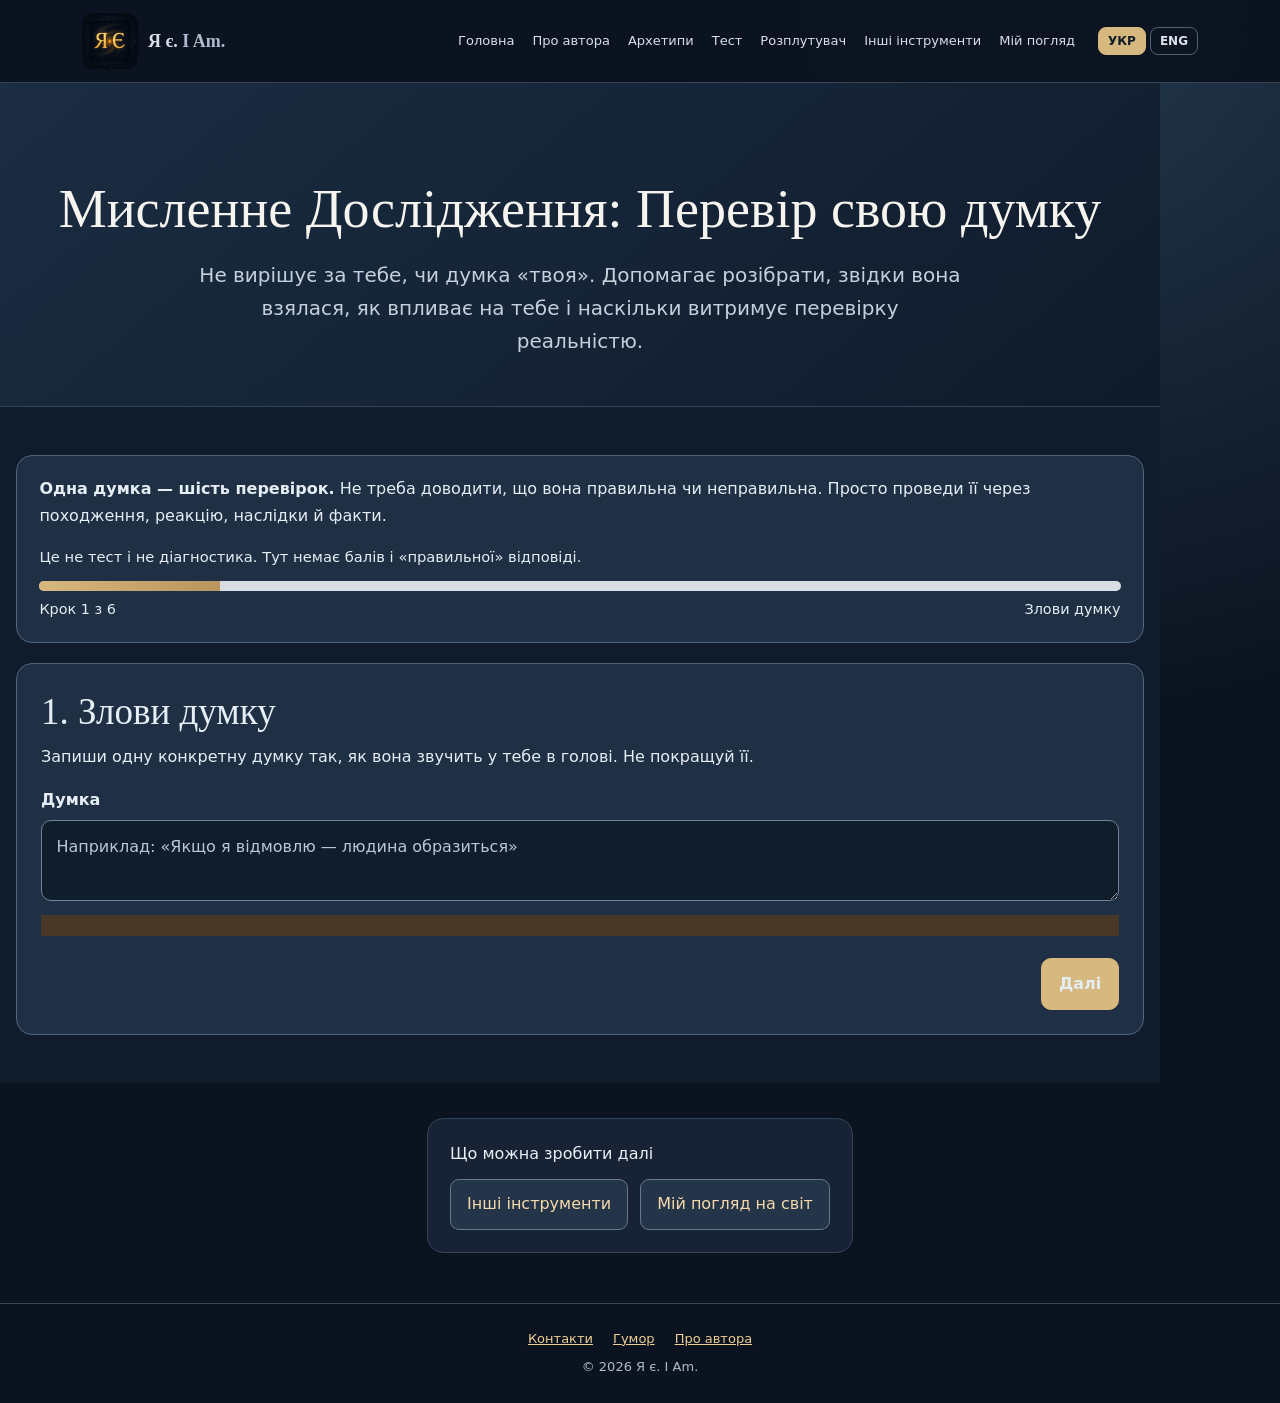
<file: mind-exploration.html>
<!DOCTYPE html>

<html lang="uk">
<head>
<meta charset="utf-8"/>
<meta content="width=device-width, initial-scale=1.0" name="viewport"/>
<title>Мисленне Дослідження — Інтерактивна перевірка думки | Я є</title>
<link href="https://ya-e.in.ua/mind-exploration.html" rel="canonical"/>
<meta content="Інтерактивний інструмент для дослідження думки: походження, реакція, вплив, факти та власний висновок." name="description"/>
<meta content="index, follow" name="robots"/>
<!-- Open Graph -->
<meta content="Мисленне Дослідження — Інтерактивна перевірка думки | Я є" property="og:title"/>
<meta content="Інтерактивний інструмент для дослідження думки: походження, реакція, вплив, факти та власний висновок." property="og:description"/>
<meta content="website" property="og:type"/>
<meta content="images/ya-e-og.jpg" property="og:image"/>
<meta content="1200" property="og:image:width"/>
<meta content="630" property="og:image:height"/>
<meta content="uk_UA" property="og:locale"/>
<link href="images/ya-e-og.jpg" rel="icon" type="image/jpeg"/>
<!-- Fonts -->
<link crossorigin="" href="https://fonts.googleapis.com" rel="preconnect">
<link crossorigin="" href="https://fonts.gstatic.com" rel="preconnect"/>
<link href="https://fonts.googleapis.com/css2?family=Lora:wght@400;600;700&amp;display=swap" rel="stylesheet"/>
<style>
    :root{
      --primary-color:#172334;
      --secondary-color:#344459;
      --button-bg:#24354a;
      --button-hover:#344d68;
      --gray-50:#f3f0ea;
      --white:#ffffff;
      --link-hover:#f5d9aa;
      --text:#1c2733;
      --lang-toggle-bg:#f8f5ef;
      --lang-toggle-text:#172334;
      --lang-toggle-border:#66798f;
    }

    *,*::before,*::after{ box-sizing:border-box; }
    html,body{ height:100%; }
    body{
      margin:0; padding:0; color:var(--text); background:var(--white);
      font-family:'Lora',serif; line-height:1.6; display:flex; flex-direction:column;
    }

    /* Utilities */
    .container{ max-width:1200px; margin:0 auto; padding:0 1rem; }
    .page-wrap{ flex:1; }
    .text-center{ text-align:center; }
    .text-left{ text-align:left; }
    .text-white{ color:#fff; }
    .py-20{ padding:5rem 0; } .py-16{ padding:4rem 0; }
    .mb-4{ margin-bottom:1rem; } .mb-6{ margin-bottom:1.5rem; }
    .mt-4{ margin-top:1rem; } .mt-6{ margin-top:1.5rem; } .mt-8{ margin-top:2rem; }
    .text-5xl{ font-size:3rem; } .text-3xl{ font-size:1.875rem; } .text-2xl{ font-size:1.5rem; } .text-xl{ font-size:1.25rem; } .text-lg{ font-size:1.125rem; }
    .font-bold{ font-weight:700; } .font-semibold{ font-weight:600; } .font-lora{ font-family:'Lora',serif; }
    .bg-white{ background-color:#fff; } .bg-gray-50{ background-color:var(--gray-50); }
    .bg-gradient-to-r{ background:linear-gradient(to right,var(--primary-color),var(--secondary-color)); }

    /* Nav */
    nav{
      background:linear-gradient(to right,var(--primary-color),var(--secondary-color));
      color:#fff; position:sticky; top:0; z-index:10;
    }
    nav .container{ display:flex; align-items:center; justify-content:space-between; padding:1rem 1rem; }
    .logo-link{ display:flex; align-items:center; gap:0.5rem; color:#fff; text-decoration:none; font-weight:700; font-size:1.5rem; }
    .logo-img{ width:32px; height:32px; }

    .menu-toggle{ display:none; font-size:1.5rem; background:none; border:none; color:#fff; cursor:pointer; }

    #primary-nav{ list-style:none; display:flex; gap:1rem; margin:0; padding:0; }
    #primary-nav a{
      color:#fff; text-decoration:none; padding:0.5rem; display:block; font-size:0.9375rem;
      transition:transform .2s ease,color .2s ease;
    }
    #primary-nav a:hover,#primary-nav a:focus{ color:var(--link-hover); transform:scale(1.03); }
    #primary-nav a.active,#primary-nav a[aria-current="page"]{ color:var(--link-hover); text-decoration:underline; }

    .lang-toggle{
      cursor:pointer; font-weight:700; color:var(--lang-toggle-text);
      background:var(--lang-toggle-bg); border:2px solid var(--lang-toggle-border);
      padding:0.5rem 1rem; border-radius:9999px; font-size:1.125rem;
      transition:background-color .3s ease, transform .2s ease; margin-left:1rem;
    }
    .lang-toggle:hover,.lang-toggle:focus{ background:#e0e0e0; transform:scale(1.05); }

    .lang-section{ display:none; }
    .lang-section.active{ display:inline; }

    /* Hero */
    .animate-fade-in{ animation:fadeIn 1s ease-in; }
    @keyframes fadeIn{ from{opacity:0} to{opacity:1} }

    /* Steps */
    .steps-wrap{ max-width:820px; margin:0 auto; }
    .step{
      background:#fff; border-radius:0.5rem; padding:1.5rem; margin-bottom:1.25rem;
      box-shadow:0 2px 4px rgba(0,0,0,0.08);
    }
    .step h2{ color:var(--secondary-color); margin:0 0 .5rem 0; font-size:1.4rem; }
    .step p{ margin:0.5rem 0; }

    /* Footer */
    footer{ background:var(--primary-color); color:#fff; text-align:center; padding:1.5rem 1rem; }
    footer a{ color:var(--link-hover); text-decoration:underline; }
    .footer-note{ font-size:0.875rem; margin-top:0.5rem; }

    /* Responsive */
    @media (min-width:768px){ .md\:text-6xl{ font-size:3.75rem; } }
    @media (max-width:768px){
      .menu-toggle{ display:inline-block; }
      #primary-nav{
        position:absolute; left:0; top:100%; width:100%;
        background:linear-gradient(to right,var(--primary-color),var(--secondary-color));
        flex-direction:column; gap:0; padding:0.75rem 1rem; display:none;
        box-shadow:0 4px 8px rgba(0,0,0,0.2);
      }
      #primary-nav.active{ display:flex; }
      #primary-nav li + li{ margin-top:0.25rem; }
      nav .container{ flex-wrap:wrap; gap:0.5rem; }
      .lang-toggle{ font-size:1rem; padding:0.4rem 0.8rem; }

      .py-20{ padding:1.5rem 0; } .py-16{ padding:1.25rem 0; }
      .text-5xl{ font-size:1.75rem; } .md\:text-6xl{ font-size:2rem; }
      .text-3xl{ font-size:1.5rem; } .text-2xl{ font-size:1.25rem; } .text-xl,.text-lg{ font-size:1rem; }
    }
    @media (max-width:480px){
      .logo-img{ width:24px; height:24px; }
      .logo-link{ font-size:1rem; }
      .lang-toggle{ font-size:0.95rem; }
      .text-5xl{ font-size:1.5rem; } .md\:text-6xl{ font-size:1.75rem; }
      .text-3xl{ font-size:1.25rem; } .text-2xl{ font-size:1rem; }
    }


    /* Interactive thought explorer */
    .explorer{max-width:900px;margin:0 auto;}
    .explorer-intro{background:#f8f5ef;border:1px solid #d8d1c5;border-radius:16px;padding:1.25rem 1.4rem;margin-bottom:1.25rem;box-shadow:0 2px 10px rgba(23,35,52,.06);}
    .explorer-intro strong{color:var(--primary-color);}
    .progress-shell{height:10px;background:#d9dee4;border-radius:999px;overflow:hidden;margin:.75rem 0 .4rem;}
    .progress-bar{height:100%;width:16.666%;background:linear-gradient(to right,var(--primary-color),var(--secondary-color));transition:width .25s ease;}
    .progress-meta{display:flex;justify-content:space-between;gap:1rem;font-size:.9rem;color:#596879;}
    .explorer-step{display:none;background:#fffdf9;border-radius:16px;padding:1.5rem;margin-top:1rem;box-shadow:0 4px 16px rgba(23,35,52,.08);border:1px solid #d8d1c5;}
    .explorer-step.active{display:block;}
    .explorer-step h2{color:var(--secondary-color);margin:.1rem 0 .55rem;font-size:1.45rem;}
    .explorer-step .lead{margin:.25rem 0 1rem;color:#465667;}
    .field{margin:1rem 0;}
    .field label,.field legend{display:block;font-weight:700;margin-bottom:.45rem;color:#223244;}
    .field textarea,.field input[type=text]{width:100%;min-height:110px;border:1px solid #b8c2cc;border-radius:10px;padding:.8rem .9rem;font:inherit;line-height:1.5;background:#fffdf9;color:#1c2733;resize:vertical;}
    .field input[type=text]{min-height:auto;}
    .field textarea:focus,.field input[type=text]:focus{outline:3px solid rgba(102,121,143,.22);border-color:var(--button-bg);}
    .hint{font-size:.92rem;color:#667484;margin-top:.45rem;}
    .choice-grid{display:grid;grid-template-columns:repeat(2,minmax(0,1fr));gap:.65rem;margin-top:.65rem;}
    .choice{display:flex;align-items:flex-start;gap:.55rem;border:1px solid #c9d0d7;border-radius:10px;padding:.7rem .8rem;background:#f7f4ee;}
    .choice input{margin-top:.25rem;}
    .range-row{display:flex;align-items:center;gap:1rem;}
    .range-row input[type=range]{flex:1;}
    .range-value{min-width:2.2rem;text-align:center;font-weight:700;color:var(--primary-color);}
    .logic-alert{display:none;border-left:4px solid #b9874f;background:#fff8ee;padding:.8rem 1rem;border-radius:8px;margin:.8rem 0;color:#6f4b25;}
    .logic-alert.show{display:block;}
    .nav-actions{display:flex;justify-content:space-between;gap:.75rem;flex-wrap:wrap;margin-top:1.4rem;}
    .btn-explorer{border:0;border-radius:10px;padding:.72rem 1.05rem;font:inherit;font-weight:700;cursor:pointer;min-height:44px;}
    .btn-primary{background:var(--button-bg);color:#fff;}
    .btn-primary:hover{background:var(--button-hover);}
    .btn-secondary{background:#dfe5ea;color:#172334;}
    .btn-ghost{background:#fffdf9;color:var(--primary-color);border:1px solid #66798f;}
    .validation{min-height:1.35rem;color:#9b2c2c;font-size:.9rem;margin-top:.35rem;}
    .summary{display:none;background:#fffdf9;border-radius:16px;padding:1.5rem;margin-top:1rem;border:1px solid #66798f;box-shadow:0 4px 16px rgba(23,35,52,.08);}
    .summary.active{display:block;}
    .summary h2{color:var(--primary-color);margin-top:0;}
    .summary-item{padding:.85rem 0;border-bottom:1px solid #dce1e6;}
    .summary-item:last-child{border-bottom:0;}
    .summary-label{font-weight:700;color:#596879;font-size:.9rem;margin-bottom:.2rem;}
    .summary-value{white-space:pre-wrap;overflow-wrap:anywhere;}
    .decision-row{display:grid;grid-template-columns:1fr 1fr;gap:.7rem;}
    .decision-card{border:1px solid #c9d0d7;border-radius:10px;padding:.75rem;background:#f7f4ee;}
    .decision-card input{margin-right:.45rem;}
    @media (max-width:640px){.choice-grid,.decision-row{grid-template-columns:1fr}.explorer-step,.summary{padding:1rem}.progress-meta{font-size:.82rem}.nav-actions .btn-explorer{flex:1 1 auto}}

    /* Reduced motion */
    @media (prefers-reduced-motion: reduce){ *{ animation:none !important; transition:none !important; } }
  
    /* Wide-menu fallback: collapse long navigation on laptop widths */
    @media (min-width:769px) and (max-width:1900px){
      .menu-toggle{display:inline-block!important}
      #primary-nav{display:none!important;position:absolute!important;top:100%!important;left:0!important;width:100%!important;background:linear-gradient(to right,#172334,#344459)!important;padding:1rem!important;box-shadow:0 4px 8px rgba(0,0,0,.2)!important;flex-direction:column!important;gap:.5rem!important;z-index:50!important;max-height:calc(100vh - 88px);overflow-y:auto}
      #primary-nav.active{display:flex!important}
    }
    @media (min-width:1901px){
      .nav-wrap,nav .container{max-width:1800px!important}
    }
</style>
<link href="images/ya-e-og.jpg" rel="icon" type="image/jpeg"/><link href="assets/site.css" rel="stylesheet"/><script>try{var ul=new URLSearchParams(location.search).get("lang");if(ul==="uk"||ul==="en")localStorage.setItem("lang",ul)}catch(e){}</script></link><link href="assets/theme-v2.css" rel="stylesheet"/></head>
<body class="legacy-page">
<nav role="navigation">
<div class="container">
<a aria-label="Перейти на головну сторінку / Go to homepage" class="logo-link" href="index.html">
<img alt="Логотип Я є / I Am logo" class="logo-img" height="32" src="images/favicon-v2.png" width="32"/>
<span class="logo-text">
<span class="lang-section lang-uk active" lang="uk">Я є</span>
<span class="lang-section lang-en" lang="en">I Am</span>
</span>
</a>
<div style="display:flex; align-items:center; gap:0.5rem; margin-left:auto;">
<button aria-controls="primary-nav" aria-expanded="false" aria-label="Переключити меню навігації / Toggle navigation menu" class="menu-toggle">☰</button>
<button aria-label="Переключити мову / Toggle language" class="lang-toggle" type="button">UA / EN</button>
</div>
<ul id="primary-nav">
<li><a href="index.html"><span class="lang-uk">Головна</span><span class="lang-en" hidden="">Home</span></a></li>
<li><a href="archetypes.html"><span class="lang-uk">Про архетипи</span><span class="lang-en" hidden="">About Archetypes</span></a></li>
<li><a href="about.html"><span class="lang-uk">Про мене</span><span class="lang-en" hidden="">About Me</span></a></li>
<li><a href="tools.html"><span class="lang-uk">Інструменти</span><span class="lang-en" hidden="">Tools</span></a></li>
<li><a href="archetype-test.html"><span class="lang-uk">Тест архетипів</span><span class="lang-en" hidden="">Archetype Test</span></a></li>
<li><a href="unravel-situation.html"><span class="lang-uk">Розплутувач ситуації</span><span class="lang-en" hidden="">Situation Unraveler</span></a></li>
<li><a href="map-awareness-test-v2.html"><span class="lang-uk">Мапа усвідомлення — Тест V2</span><span class="lang-en" hidden="">Map of Awareness — Test V2</span></a></li>
<li><a href="mind-exploration.html"><span class="lang-uk">Мисленне Дослідження</span><span class="lang-en" hidden="">Mental Exploration</span></a></li>
<li><a href="unravel-anxiety.html"><span class="lang-uk">Розплутування Тривоги</span><span class="lang-en" hidden="">Anxiety Knot Unraveler</span></a></li>
<li><a href="blog.html"><span class="lang-uk">Як жити далі?</span><span class="lang-en" hidden="">How to Live On?</span></a></li>
<li><a href="humor.html"><span class="lang-uk">Гумор</span><span class="lang-en" hidden="">Humor</span></a></li>
<li><a href="contact.html"><span class="lang-uk">Прайс</span><span class="lang-en" hidden="">Pricing</span></a></li>
<li><a href="contact.html"><span class="lang-uk">Контакти</span><span class="lang-en" hidden="">Contact</span></a></li>
</ul>
</div>
</nav>
<main class="page-wrap">
<!-- Hero -->
<section class="bg-gradient-to-r text-white py-20 text-center animate-fade-in">
<div class="container">
<h1 class="text-5xl md:text-6xl font-bold font-lora mb-4">
<span class="lang-section lang-uk active" lang="uk">Мисленне Дослідження: Перевір свою думку</span>
<span class="lang-section lang-en" lang="en">Mental Exploration: Examine Your Thought</span>
</h1>
<p class="text-xl" style="max-width:60ch; margin:0 auto;">
<span class="lang-section lang-uk active" lang="uk">Не вирішує за тебе, чи думка «твоя». Допомагає розібрати, звідки вона взялася, як впливає на тебе і наскільки витримує перевірку реальністю.</span>
<span class="lang-section lang-en" lang="en">It does not decide whether a thought is “yours.” It helps you examine where it came from, how it affects you, and how well it holds up against reality.</span>
</p>
</div>
</section>
<!-- Interactive exploration -->
<section class="py-16 bg-gray-50">
  <div class="container explorer" id="mind-explorer">
    <div class="explorer-intro">
      <p style="margin-top:0">
        <span class="lang-section lang-uk active" lang="uk"><strong>Одна думка — шість перевірок.</strong> Не треба доводити, що вона правильна чи неправильна. Просто проведи її через походження, реакцію, наслідки й факти.</span>
        <span class="lang-section lang-en" lang="en"><strong>One thought — six checks.</strong> You do not need to prove it right or wrong. Just examine its source, reaction, consequences, and evidence.</span>
      </p>
      <p class="hint" style="margin-bottom:0">
        <span class="lang-section lang-uk active" lang="uk">Це не тест і не діагностика. Тут немає балів і «правильної» відповіді.</span>
        <span class="lang-section lang-en" lang="en">This is not a test or diagnosis. There are no scores and no “correct” answer.</span>
      </p>
      <div class="progress-shell" aria-hidden="true"><div class="progress-bar" id="explorer-progress"></div></div>
      <div class="progress-meta"><span id="progress-label">Крок 1 з 6</span><span id="progress-name">Злови думку</span></div>
    </div>

    <form id="explorer-form" novalidate>
      <section class="explorer-step active" data-step="1">
        <h2><span class="lang-section lang-uk active">1. Злови думку</span><span class="lang-section lang-en">1. Catch the thought</span></h2>
        <p class="lead"><span class="lang-section lang-uk active">Запиши одну конкретну думку так, як вона звучить у тебе в голові. Не покращуй її.</span><span class="lang-section lang-en">Write one specific thought exactly as it sounds in your head. Do not improve it yet.</span></p>
        <div class="field">
          <label for="thought"><span class="lang-section lang-uk active">Думка</span><span class="lang-section lang-en">Thought</span></label>
          <textarea id="thought" name="thought" data-ph-uk="Наприклад: «Якщо я відмовлю — людина образиться»" data-ph-en="For example: “If I say no, the person will be offended”"></textarea>
          <div class="validation" id="thought-error" aria-live="polite"></div>
        </div>
        <div class="logic-alert" id="absolute-alert"></div>
        <div class="nav-actions"><span></span><button class="btn-explorer btn-primary" type="button" data-next><span class="lang-section lang-uk active">Далі</span><span class="lang-section lang-en">Next</span></button></div>
      </section>

      <section class="explorer-step" data-step="2">
        <h2><span class="lang-section lang-uk active">2. Звідки вона могла взятися?</span><span class="lang-section lang-en">2. Where might it have come from?</span></h2>
        <p class="lead"><span class="lang-section lang-uk active">Не обов’язково знаходити «першоджерело». Згадай найраніший або найвиразніший контекст, який реально приходить у голову.</span><span class="lang-section lang-en">You do not have to find the “original source.” Recall the earliest or clearest context that genuinely comes to mind.</span></p>
        <fieldset class="field" style="border:0;padding:0">
          <legend><span class="lang-section lang-uk active">Що тут схоже на правду?</span><span class="lang-section lang-en">What seems relevant?</span></legend>
          <div class="choice-grid">
            <label class="choice"><input type="checkbox" name="sourceType" value="own"><span class="lang-section lang-uk active">Виросла з мого досвіду</span><span class="lang-section lang-en">Grew from my own experience</span></label>
            <label class="choice"><input type="checkbox" name="sourceType" value="family"><span class="lang-section lang-uk active">Родина / близькі</span><span class="lang-section lang-en">Family / close people</span></label>
            <label class="choice"><input type="checkbox" name="sourceType" value="authority"><span class="lang-section lang-uk active">Школа / авторитет / середовище</span><span class="lang-section lang-en">School / authority / environment</span></label>
            <label class="choice"><input type="checkbox" name="sourceType" value="media"><span class="lang-section lang-uk active">Медіа / соцмережі / культура</span><span class="lang-section lang-en">Media / social networks / culture</span></label>
            <label class="choice"><input type="checkbox" name="sourceType" value="unknown"><span class="lang-section lang-uk active">Не знаю</span><span class="lang-section lang-en">I do not know</span></label>
            <label class="choice"><input type="checkbox" name="sourceType" value="other"><span class="lang-section lang-uk active">Інше</span><span class="lang-section lang-en">Other</span></label>
          </div>
        </fieldset>
        <div class="field"><label for="sourceNote"><span class="lang-section lang-uk active">Що саме згадується?</span><span class="lang-section lang-en">What exactly do you remember?</span></label><textarea id="sourceNote" name="sourceNote" data-ph-uk="Людина, ситуація, фраза, період життя — або просто «не знаю»." data-ph-en="A person, situation, phrase, period of life — or simply “I don’t know.”"></textarea></div>
        <div class="nav-actions"><button class="btn-explorer btn-secondary" type="button" data-prev><span class="lang-section lang-uk active">Назад</span><span class="lang-section lang-en">Back</span></button><button class="btn-explorer btn-primary" type="button" data-next><span class="lang-section lang-uk active">Далі</span><span class="lang-section lang-en">Next</span></button></div>
      </section>

      <section class="explorer-step" data-step="3">
        <h2><span class="lang-section lang-uk active">3. Що відбувається в тілі?</span><span class="lang-section lang-en">3. What happens in the body?</span></h2>
        <p class="lead"><span class="lang-section lang-uk active">Тілесна реакція — це інформація про твій стан, а не доказ того, що думка істинна, хибна, «твоя» чи «чужа».</span><span class="lang-section lang-en">A bodily reaction is information about your state, not proof that the thought is true, false, “yours,” or “someone else’s.”</span></p>
        <fieldset class="field" style="border:0;padding:0">
          <legend><span class="lang-section lang-uk active">Що помічаєш?</span><span class="lang-section lang-en">What do you notice?</span></legend>
          <div class="choice-grid">
            <label class="choice"><input type="checkbox" name="body" value="tension"><span class="lang-section lang-uk active">Напруга / стискання</span><span class="lang-section lang-en">Tension / tightness</span></label>
            <label class="choice"><input type="checkbox" name="body" value="calm"><span class="lang-section lang-uk active">Спокій</span><span class="lang-section lang-en">Calm</span></label>
            <label class="choice"><input type="checkbox" name="body" value="fear"><span class="lang-section lang-uk active">Страх / тривога</span><span class="lang-section lang-en">Fear / anxiety</span></label>
            <label class="choice"><input type="checkbox" name="body" value="anger"><span class="lang-section lang-uk active">Злість / жар</span><span class="lang-section lang-en">Anger / heat</span></label>
            <label class="choice"><input type="checkbox" name="body" value="relief"><span class="lang-section lang-uk active">Полегшення</span><span class="lang-section lang-en">Relief</span></label>
            <label class="choice"><input type="checkbox" name="body" value="nothing"><span class="lang-section lang-uk active">Нічого виразного</span><span class="lang-section lang-en">Nothing distinct</span></label>
          </div>
        </fieldset>
        <div class="field"><label for="bodyIntensity"><span class="lang-section lang-uk active">Сила реакції: <span id="bodyIntensityValue">5</span>/10</span><span class="lang-section lang-en">Reaction intensity: <span id="bodyIntensityValueEn">5</span>/10</span></label><div class="range-row"><span>0</span><input id="bodyIntensity" name="bodyIntensity" type="range" min="0" max="10" value="5"><span>10</span></div></div>
        <div class="field"><label for="bodyNote"><span class="lang-section lang-uk active">Де і як це відчувається?</span><span class="lang-section lang-en">Where and how do you feel it?</span></label><textarea id="bodyNote" name="bodyNote" data-ph-uk="Наприклад: напруга в плечах, стискання в животі, тепло, рівне дихання..." data-ph-en="For example: tension in shoulders, tightness in the stomach, warmth, steady breathing..."></textarea></div>
        <div class="nav-actions"><button class="btn-explorer btn-secondary" type="button" data-prev><span class="lang-section lang-uk active">Назад</span><span class="lang-section lang-en">Back</span></button><button class="btn-explorer btn-primary" type="button" data-next><span class="lang-section lang-uk active">Далі</span><span class="lang-section lang-en">Next</span></button></div>
      </section>

      <section class="explorer-step" data-step="4">
        <h2><span class="lang-section lang-uk active">4. Що ця думка робить із твоїми діями?</span><span class="lang-section lang-en">4. What does this thought do to your actions?</span></h2>
        <p class="lead"><span class="lang-section lang-uk active">Подивись не на те, «добра» вона чи «погана», а на її реальні наслідки.</span><span class="lang-section lang-en">Look not at whether it is “good” or “bad,” but at its actual consequences.</span></p>
        <div class="field"><label for="impact"><span class="lang-section lang-uk active">Що ти робиш або не робиш через цю думку?</span><span class="lang-section lang-en">What do you do or avoid because of this thought?</span></label><textarea id="impact" name="impact"></textarea></div>
        <div class="field"><label for="withoutThought"><span class="lang-section lang-uk active">Уяви, що на один день ти не вважаєш її фактом. Що могло б змінитися у твоїх діях?</span><span class="lang-section lang-en">Imagine that for one day you do not treat it as a fact. What might change in your actions?</span></label><textarea id="withoutThought" name="withoutThought"></textarea></div>
        <div class="nav-actions"><button class="btn-explorer btn-secondary" type="button" data-prev><span class="lang-section lang-uk active">Назад</span><span class="lang-section lang-en">Back</span></button><button class="btn-explorer btn-primary" type="button" data-next><span class="lang-section lang-uk active">Далі</span><span class="lang-section lang-en">Next</span></button></div>
      </section>

      <section class="explorer-step" data-step="5">
        <h2><span class="lang-section lang-uk active">5. Перевір реальністю</span><span class="lang-section lang-en">5. Check it against reality</span></h2>
        <p class="lead"><span class="lang-section lang-uk active">Тепер не «відчувається чи ні», а що реально підтримує цю думку і що їй суперечить.</span><span class="lang-section lang-en">Now move beyond how it feels: what actually supports this thought, and what contradicts it?</span></p>
        <div class="field"><label for="evidenceFor"><span class="lang-section lang-uk active">Факти або досвід ЗА</span><span class="lang-section lang-en">Facts or experience FOR it</span></label><textarea id="evidenceFor" name="evidenceFor" data-ph-uk="Конкретні випадки, а не загальні враження." data-ph-en="Specific cases, not general impressions."></textarea></div>
        <div class="field"><label for="evidenceAgainst"><span class="lang-section lang-uk active">Факти, винятки або досвід ПРОТИ</span><span class="lang-section lang-en">Facts, exceptions, or experience AGAINST it</span></label><textarea id="evidenceAgainst" name="evidenceAgainst"></textarea></div>
        <div class="field"><label for="unknowns"><span class="lang-section lang-uk active">Чого ти тут насправді не знаєш?</span><span class="lang-section lang-en">What do you actually not know here?</span></label><textarea id="unknowns" name="unknowns" data-ph-uk="Що лишається припущенням, прогнозом або чужими намірами?" data-ph-en="What remains an assumption, prediction, or guess about someone else's motives?"></textarea></div>
        <div class="nav-actions"><button class="btn-explorer btn-secondary" type="button" data-prev><span class="lang-section lang-uk active">Назад</span><span class="lang-section lang-en">Back</span></button><button class="btn-explorer btn-primary" type="button" data-next><span class="lang-section lang-uk active">Далі</span><span class="lang-section lang-en">Next</span></button></div>
      </section>

      <section class="explorer-step" data-step="6">
        <h2><span class="lang-section lang-uk active">6. Що ти думаєш тепер?</span><span class="lang-section lang-en">6. What do you think now?</span></h2>
        <p class="lead"><span class="lang-section lang-uk active">Не обов’язково оголошувати думку «моєю» або «чужою». Вибери висновок, який зараз найточніше відповідає даним.</span><span class="lang-section lang-en">You do not have to declare the thought “mine” or “not mine.” Choose the conclusion that best fits the evidence right now.</span></p>
        <fieldset class="field" style="border:0;padding:0">
          <legend><span class="lang-section lang-uk active">Поточний висновок</span><span class="lang-section lang-en">Current conclusion</span></legend>
          <div class="decision-row">
            <label class="decision-card"><input type="radio" name="decision" value="keep"><span class="lang-section lang-uk active">Це моя робоча думка — поки вона витримує перевірку.</span><span class="lang-section lang-en">This is my working view — for now it holds up.</span></label>
            <label class="decision-card"><input type="radio" name="decision" value="refine"><span class="lang-section lang-uk active">У ній є сенс, але її треба уточнити.</span><span class="lang-section lang-en">It contains something useful, but needs refinement.</span></label>
            <label class="decision-card"><input type="radio" name="decision" value="borrowed"><span class="lang-section lang-uk active">Схоже, я прийняв її без достатньої перевірки.</span><span class="lang-section lang-en">It seems I accepted it without enough examination.</span></label>
            <label class="decision-card"><input type="radio" name="decision" value="unknown"><span class="lang-section lang-uk active">Не знаю. Потрібно більше даних.</span><span class="lang-section lang-en">I do not know. I need more data.</span></label>
          </div>
        </fieldset>
        <div class="field"><label for="reframed"><span class="lang-section lang-uk active">Як би ти сформулював цю думку точніше зараз?</span><span class="lang-section lang-en">How would you phrase this thought more precisely now?</span></label><textarea id="reframed" name="reframed" data-ph-uk="Можеш залишити початкову фразу, змінити її або написати: «поки не знаю»." data-ph-en="You can keep the original wording, change it, or write: “I don't know yet.”"></textarea></div>
        <div class="validation" id="decision-error" aria-live="polite"></div>
        <div class="nav-actions"><button class="btn-explorer btn-secondary" type="button" data-prev><span class="lang-section lang-uk active">Назад</span><span class="lang-section lang-en">Back</span></button><button class="btn-explorer btn-primary" type="submit"><span class="lang-section lang-uk active">Зібрати підсумок</span><span class="lang-section lang-en">Build summary</span></button></div>
      </section>
    </form>

    <section class="summary" id="explorer-summary" aria-live="polite">
      <h2><span class="lang-section lang-uk active">Твій розбір</span><span class="lang-section lang-en">Your exploration</span></h2>
      <p class="lead"><span class="lang-section lang-uk active">Це не вердикт. Це зріз того, що ти побачив у цій думці зараз.</span><span class="lang-section lang-en">This is not a verdict. It is a snapshot of what you can see in this thought right now.</span></p>
      <div id="summary-content"></div>
      <div class="nav-actions">
        <button class="btn-explorer btn-secondary" type="button" id="summary-edit"><span class="lang-section lang-uk active">Повернутися до відповідей</span><span class="lang-section lang-en">Return to answers</span></button>
        <button class="btn-explorer btn-ghost" type="button" id="summary-copy"><span class="lang-section lang-uk active">Скопіювати підсумок</span><span class="lang-section lang-en">Copy summary</span></button>
        <button class="btn-explorer btn-primary" type="button" id="summary-reset"><span class="lang-section lang-uk active">Інша думка</span><span class="lang-section lang-en">Explore another thought</span></button>
      </div>
      <div class="hint" id="copy-status" aria-live="polite"></div>
    </section>
  </div>
</section>
</main>
<aside class="yaie-next-links" style="max-width:990px;margin:35px auto 50px;padding:22px;background:#172334;color:#e9eff6;border:1px solid #344459;border-radius:16px"><div class="yaie-i18n-next" data-en="Where to go next" data-uk="Що можна зробити далі">Що можна зробити далі</div><div style="display:flex;flex-wrap:wrap;gap:12px;margin-top:12px"><a class="yaie-next-link" data-en="Other tools" data-uk="Інші інструменти" data-url="tools.html" href="tools.html" style="border:1px solid #66798f;background:#24354a;border-radius:9px;padding:11px 16px;color:#f5d9aa;text-decoration:none">Інші інструменти</a><a class="yaie-next-link" data-en="My perspective" data-uk="Мій погляд на світ" data-url="blog.html" href="blog.html" style="border:1px solid #66798f;background:#24354a;border-radius:9px;padding:11px 16px;color:#f5d9aa;text-decoration:none">Мій погляд на світ</a></div></aside><footer>
<div class="container">
<p>
<span class="lang-section lang-uk active" lang="uk">© 2025 Я є. Усі права захищено.</span>
<span class="lang-section lang-en" lang="en">© 2025 I Am. All rights reserved.</span>
</p>
<p class="footer-note">
<span class="lang-section lang-uk active" lang="uk">Створено для дослідження мислення. Не шукай правильну відповідь — шукай точнішу картину.</span>
<span class="lang-section lang-en" lang="en">Created for mental self-exploration. Do not look for the correct answer — look for a more accurate picture.</span>
</p>
</div>
</footer>
<script>
    (function(){
      const SELECTORS = {
        langSections: '.lang-section',
        navList: '#primary-nav',
        menuToggle: '.menu-toggle',
        langToggle: '.lang-toggle'
      };

      const TITLES = {
        uk: 'Мисленне Дослідження — Визначення Власної Думки',
        en: 'Mental Exploration — Interactive Thought Check'
      };
      const DESCS = {
        uk: 'Інтерактивний інструмент для дослідження думки: походження, реакція, вплив, факти та власний висновок.',
        en: 'An interactive tool for exploring a thought: its source, reaction, impact, evidence, and your own conclusion.'
      };

      const $ = (s,root=document)=>root.querySelector(s);
      const $$ = (s,root=document)=>Array.from(root.querySelectorAll(s));

      function updateHead(lang){
        document.title = TITLES[lang] || TITLES.uk;
        const ogTitle = document.querySelector('meta[property="og:title"]');
        const ogDesc  = document.querySelector('meta[property="og:description"]');
        const desc    = document.querySelector('meta[name="description"]');
        if(ogTitle) ogTitle.content = TITLES[lang] || TITLES.uk;
        if(ogDesc)  ogDesc.content  = DESCS[lang]  || DESCS.uk;
        if(desc)    desc.content    = DESCS[lang]  || DESCS.uk;
      }

      function applyLang(lang){
        $$(SELECTORS.langSections).forEach(el=>el.classList.remove('active'));
        $$(`.lang-${lang}`).forEach(el=>el.classList.add('active'));
        document.documentElement.lang = lang;
        const lt = $(SELECTORS.langToggle);
        if(lt) lt.textContent = (lang === 'uk') ? 'UA / EN' : 'EN / UA';
        updateHead(lang);
        try{ localStorage.setItem('lang',lang); }catch(e){}
      }

      function initMenu(){
        const toggle = $(SELECTORS.menuToggle);
        const nav = $(SELECTORS.navList);
        if(!toggle || !nav) return;

        function openMenu(){
          nav.classList.add('active');
          toggle.setAttribute('aria-expanded','true');
          toggle.textContent = '✕';
          document.addEventListener('click', onDocClick, true);
          document.addEventListener('keydown', onKeydown);
        }
        function closeMenu(){
          nav.classList.remove('active');
          toggle.setAttribute('aria-expanded','false');
          toggle.textContent = '☰';
          document.removeEventListener('click', onDocClick, true);
          document.removeEventListener('keydown', onKeydown);
        }
        function onDocClick(e){
          if(nav.contains(e.target) || toggle.contains(e.target)) return;
          closeMenu();
        }
        function onKeydown(e){
          if(e.key === 'Escape') closeMenu();
        }
        toggle.addEventListener('click', ()=>{
          nav.classList.contains('active') ? closeMenu() : openMenu();
        });

        // highlight current page
        const currentPage = window.location.pathname.split('/').pop() || 'index.html';
        nav.querySelectorAll('a').forEach(a=>{
          if(a.getAttribute('href') === currentPage){
            a.classList.add('active');
            a.setAttribute('aria-current','page');
          }
        });
      }

      function initLang(){
        let saved = 'uk';
        try{ saved = localStorage.getItem('lang') || 'uk'; }catch(e){}
        applyLang(saved);

        const btn = $(SELECTORS.langToggle);
        if(btn){
          btn.addEventListener('click', ()=>{
            const now = document.documentElement.lang || 'uk';
            const next = (now === 'uk') ? 'en' : 'uk';
            applyLang(next);
          });
        }
      }

      document.addEventListener('DOMContentLoaded', ()=>{
        initMenu();
        initLang();
      });
    })();
  </script>

<script>
(function(){
  const root=document.getElementById('mind-explorer');
  if(!root || root.dataset.ready==='1') return;
  root.dataset.ready='1';
  const form=document.getElementById('explorer-form');
  const steps=[...root.querySelectorAll('.explorer-step')];
  const progress=document.getElementById('explorer-progress');
  const progressLabel=document.getElementById('progress-label');
  const progressName=document.getElementById('progress-name');
  const summary=document.getElementById('explorer-summary');
  const summaryContent=document.getElementById('summary-content');
  const thought=document.getElementById('thought');
  const absoluteAlert=document.getElementById('absolute-alert');
  const intensity=document.getElementById('bodyIntensity');
  const intensityUk=document.getElementById('bodyIntensityValue');
  const intensityEn=document.getElementById('bodyIntensityValueEn');
  let current=1;
  const storageKey='mindExplorationInteractiveV2';

  const labels={
    uk:['Злови думку','Звідки вона могла взятися?','Що відбувається в тілі?','Вплив на дії','Перевір реальністю','Твій висновок'],
    en:['Catch the thought','Where might it have come from?','What happens in the body?','Impact on actions','Check against reality','Your conclusion']
  };
  const sourceLabels={
    uk:{own:'мій досвід',family:'родина / близькі',authority:'школа / авторитет / середовище',media:'медіа / соцмережі / культура',unknown:'не знаю',other:'інше'},
    en:{own:'my own experience',family:'family / close people',authority:'school / authority / environment',media:'media / social networks / culture',unknown:'I do not know',other:'other'}
  };
  const bodyLabels={
    uk:{tension:'напруга / стискання',calm:'спокій',fear:'страх / тривога',anger:'злість / жар',relief:'полегшення',nothing:'нічого виразного'},
    en:{tension:'tension / tightness',calm:'calm',fear:'fear / anxiety',anger:'anger / heat',relief:'relief',nothing:'nothing distinct'}
  };
  const decisionLabels={
    uk:{keep:'Це моя робоча думка — поки вона витримує перевірку.',refine:'У ній є сенс, але її треба уточнити.',borrowed:'Схоже, я прийняв її без достатньої перевірки.',unknown:'Не знаю. Потрібно більше даних.'},
    en:{keep:'This is my working view — for now it holds up.',refine:'It contains something useful, but needs refinement.',borrowed:'It seems I accepted it without enough examination.',unknown:'I do not know. I need more data.'}
  };
  function lang(){return document.documentElement.lang==='en'?'en':'uk';}
  function t(uk,en){return lang()==='en'?en:uk;}
  function showStep(n){
    current=Math.max(1,Math.min(6,n));
    steps.forEach((el,i)=>el.classList.toggle('active',i===current-1));
    summary.classList.remove('active');
    form.style.display='block';
    progress.style.width=(current/6*100)+'%';
    progressLabel.textContent=t('Крок '+current+' з 6','Step '+current+' of 6');
    progressName.textContent=labels[lang()][current-1];
    updatePlaceholders();
    const active=steps[current-1];
    if(active) active.scrollIntoView({behavior:'smooth',block:'start'});
  }
  function updatePlaceholders(){
    root.querySelectorAll('[data-ph-uk]').forEach(el=>{el.placeholder=lang()==='en'?el.dataset.phEn:el.dataset.phUk;});
    progressLabel.textContent=t('Крок '+current+' з 6','Step '+current+' of 6');
    progressName.textContent=labels[lang()][current-1];
    checkAbsolutes();
  }
  function checkAbsolutes(){
    const value=(thought.value||'').toLowerCase();
    const ukWords=['завжди','ніколи','всі ','усі ','ніхто','повинен','повинна','маю '];
    const enWords=['always','never','everyone','nobody','must ','have to'];
    const found=(lang()==='en'?enWords:ukWords).filter(w=>value.includes(w.trim()));
    if(found.length){
      absoluteAlert.textContent=t('У формулюванні є слова, які можуть робити думку абсолютною. Не виправляй її зараз — просто запам’ятай це для кроку 5.','The wording contains terms that may make the thought absolute. Do not fix it now — just keep it in mind for step 5.');
      absoluteAlert.classList.add('show');
    }else absoluteAlert.classList.remove('show');
  }
  function validateStep(){
    if(current===1 && !thought.value.trim()){
      document.getElementById('thought-error').textContent=t('Спочатку запиши думку.','Write the thought first.');
      thought.focus(); return false;
    }
    document.getElementById('thought-error').textContent='';
    return true;
  }
  function getChecked(name){return [...form.querySelectorAll('input[name="'+name+'"]:checked')].map(x=>x.value);}
  function getValue(id){const el=document.getElementById(id);return el?el.value.trim():'';}
  function collect(){
    return {
      thought:getValue('thought'),
      sourceType:getChecked('sourceType'),sourceNote:getValue('sourceNote'),
      body:getChecked('body'),bodyIntensity:intensity.value,bodyNote:getValue('bodyNote'),
      impact:getValue('impact'),withoutThought:getValue('withoutThought'),
      evidenceFor:getValue('evidenceFor'),evidenceAgainst:getValue('evidenceAgainst'),unknowns:getValue('unknowns'),
      decision:(form.querySelector('input[name="decision"]:checked')||{}).value||'',reframed:getValue('reframed')
    };
  }
  function save(){try{localStorage.setItem(storageKey,JSON.stringify(collect()));}catch(e){}}
  function restore(){
    let data=null;try{data=JSON.parse(localStorage.getItem(storageKey)||'null');}catch(e){}
    if(!data)return;
    ['thought','sourceNote','bodyNote','impact','withoutThought','evidenceFor','evidenceAgainst','unknowns','reframed'].forEach(id=>{if(data[id]!=null){const el=document.getElementById(id);if(el)el.value=data[id];}});
    if(data.bodyIntensity!=null) intensity.value=data.bodyIntensity;
    ['sourceType','body'].forEach(name=>(data[name]||[]).forEach(v=>{const el=form.querySelector('input[name="'+name+'"][value="'+v+'"]');if(el)el.checked=true;}));
    if(data.decision){const el=form.querySelector('input[name="decision"][value="'+data.decision+'"]');if(el)el.checked=true;}
    updateIntensity();checkAbsolutes();
  }
  function updateIntensity(){intensityUk.textContent=intensity.value;intensityEn.textContent=intensity.value;}
  function esc(s){return String(s||'').replace(/[&<>"']/g,c=>({'&':'&amp;','<':'&lt;','>':'&gt;','"':'&quot;',"'":'&#039;'}[c]));}
  function listText(values,map){return values.length?values.map(v=>map[lang()][v]||v).join(', '):t('не вказано','not specified');}
  function item(label,value){return '<div class="summary-item"><div class="summary-label">'+esc(label)+'</div><div class="summary-value">'+esc(value||t('не вказано','not specified'))+'</div></div>'; }
  function buildSummary(){
    const d=collect();
    summaryContent.innerHTML=
      item(t('Початкова думка','Original thought'),d.thought)+
      item(t('Можливе походження','Possible source'),listText(d.sourceType,sourceLabels)+(d.sourceNote?' — '+d.sourceNote:''))+
      item(t('Реакція тіла','Body reaction'),listText(d.body,bodyLabels)+'; '+t('сила','intensity')+' '+d.bodyIntensity+'/10'+(d.bodyNote?' — '+d.bodyNote:''))+
      item(t('Вплив на дії','Impact on actions'),d.impact)+
      item(t('Що могло б змінитися','What might change'),d.withoutThought)+
      item(t('Факти ЗА','Evidence FOR'),d.evidenceFor)+
      item(t('Факти / винятки ПРОТИ','Evidence / exceptions AGAINST'),d.evidenceAgainst)+
      item(t('Що лишається невідомим','What remains unknown'),d.unknowns)+
      item(t('Поточний висновок','Current conclusion'),decisionLabels[lang()][d.decision]||t('не вибрано','not selected'))+
      item(t('Точніше формулювання зараз','More precise wording now'),d.reframed||d.thought);
    form.style.display='none';summary.classList.add('active');summary.scrollIntoView({behavior:'smooth',block:'start'});save();
  }
  function plainSummary(){
    const d=collect();
    const lines=[
      t('МИСЛЕННЕ ДОСЛІДЖЕННЯ','MENTAL EXPLORATION'),
      '',t('Початкова думка: ','Original thought: ')+d.thought,
      t('Можливе походження: ','Possible source: ')+listText(d.sourceType,sourceLabels)+(d.sourceNote?' — '+d.sourceNote:''),
      t('Реакція тіла: ','Body reaction: ')+listText(d.body,bodyLabels)+'; '+d.bodyIntensity+'/10'+(d.bodyNote?' — '+d.bodyNote:''),
      t('Вплив на дії: ','Impact on actions: ')+(d.impact||'—'),
      t('Без цієї думки: ','Without treating it as fact: ')+(d.withoutThought||'—'),
      t('Факти ЗА: ','Evidence FOR: ')+(d.evidenceFor||'—'),
      t('Факти / винятки ПРОТИ: ','Evidence / exceptions AGAINST: ')+(d.evidenceAgainst||'—'),
      t('Невідоме: ','Unknowns: ')+(d.unknowns||'—'),
      t('Висновок: ','Conclusion: ')+(decisionLabels[lang()][d.decision]||'—'),
      t('Точніше формулювання: ','More precise wording: ')+(d.reframed||d.thought)
    ];return lines.join('\n');
  }
  async function copySummary(){
    const status=document.getElementById('copy-status');
    const text=plainSummary();
    try{
      if(navigator.clipboard && window.isSecureContext) await navigator.clipboard.writeText(text);
      else{const ta=document.createElement('textarea');ta.value=text;ta.style.position='absolute';ta.style.left='-9999px';document.body.appendChild(ta);ta.select();document.execCommand('copy');ta.remove();}
      status.textContent=t('Підсумок скопійовано.','Summary copied.');
    }catch(e){status.textContent=t('Не вдалося скопіювати автоматично.','Could not copy automatically.');}
  }
  root.querySelectorAll('[data-next]').forEach(btn=>btn.addEventListener('click',()=>{if(validateStep()){save();showStep(current+1);}}));
  root.querySelectorAll('[data-prev]').forEach(btn=>btn.addEventListener('click',()=>{save();showStep(current-1);}));
  thought.addEventListener('input',()=>{checkAbsolutes();save();});
  form.addEventListener('input',e=>{if(e.target!==thought)save();});
  form.addEventListener('change',save);
  intensity.addEventListener('input',()=>{updateIntensity();save();});
  form.addEventListener('submit',e=>{e.preventDefault();const picked=form.querySelector('input[name="decision"]:checked');if(!picked){document.getElementById('decision-error').textContent=t('Вибери поточний висновок. Навіть «не знаю» — нормальна відповідь.','Choose a current conclusion. Even “I do not know” is a valid answer.');return;}document.getElementById('decision-error').textContent='';buildSummary();});
  document.getElementById('summary-edit').addEventListener('click',()=>showStep(6));
  document.getElementById('summary-copy').addEventListener('click',copySummary);
  document.getElementById('summary-reset').addEventListener('click',()=>{if(!confirm(t('Очистити відповіді й почати з іншої думки?','Clear the answers and explore another thought?')))return;form.reset();try{localStorage.removeItem(storageKey);}catch(e){}intensity.value=5;updateIntensity();summary.classList.remove('active');form.style.display='block';document.getElementById('copy-status').textContent='';showStep(1);});
  const langObserver=new MutationObserver(updatePlaceholders);langObserver.observe(document.documentElement,{attributes:true,attributeFilter:['lang']});
  restore();updateIntensity();updatePlaceholders();
})();
</script>
<script defer="" src="assets/site.js"></script><script>document.addEventListener('DOMContentLoaded',()=>{const box=document.querySelector('.yaie-next-links');if(!box)return;let l=document.documentElement.lang==='en'?'en':'uk';box.querySelectorAll('[data-uk]').forEach(e=>e.textContent=e.dataset[l]);box.querySelectorAll('[data-url]').forEach(e=>{let u=new URL(e.dataset.url,location.href);u.searchParams.set('lang',l);e.href=u.pathname+u.search});});</script></body>
</html>
</file>
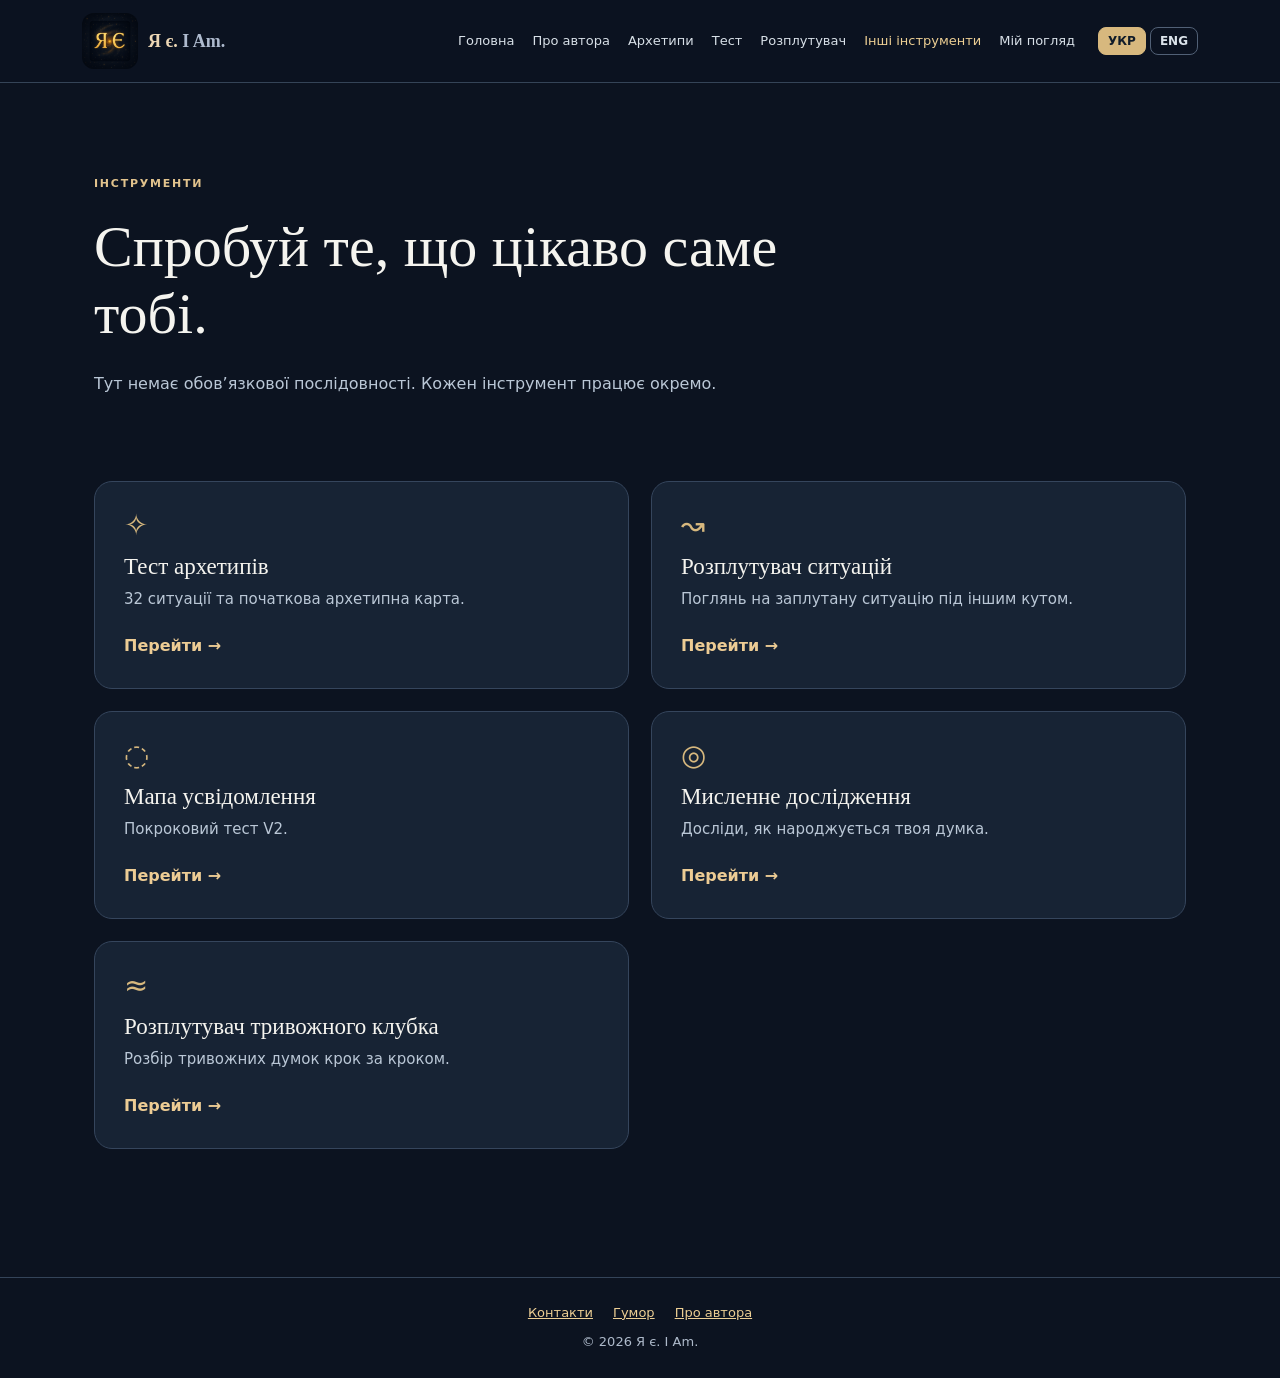
<file: tools.html>
<!doctype html><html lang="uk"><head><meta charset="utf-8"><meta name="viewport" content="width=device-width,initial-scale=1"><meta name="theme-color" content="#0c1320"><title>Інструменти / Tools — Я є. I Am.</title><meta name="description" content="Я є. I Am. — простір для дослідження себе, думок, поведінки та життєвих ситуацій."><link rel="icon" href="images/ya-e-og.jpg" type="image/jpeg"><link rel="stylesheet" href="assets/site.css"><style>
:root{color-scheme:dark}*{box-sizing:border-box}html{scroll-behavior:smooth}body{margin:0;background:#0c1320;color:#f5f4ef;font:16px/1.7 system-ui,-apple-system,Segoe UI,sans-serif}a{color:#ebc98b}h1,h2,h3{font-family:Georgia,'Times New Roman',serif;font-weight:500;line-height:1.16}h1{font-size:clamp(40px,6vw,70px);margin:18px 0 22px}h2{font-size:clamp(29px,4vw,42px)}h3{font-size:23px}p{color:#bac7d6}main{max-width:1140px;margin:0 auto;padding:30px 24px 100px}.eyebrow{letter-spacing:.16em;font-weight:700;color:#e2c38d;text-transform:uppercase;font-size:11px}.hero{padding:70px 0 60px;display:grid;grid-template-columns:1.16fr .84fr;align-items:center;gap:55px}.hero p{font-size:19px;max-width:650px}.hero-art{position:relative}.hero-art img{width:100%;border-radius:24px;object-fit:cover;aspect-ratio:4/5;box-shadow:0 28px 80px #0008}.hero-art:before{content:'';position:absolute;inset:25px -18px -18px 26px;border:1px solid #c5a66e55;border-radius:25px;z-index:-1}.actions{display:flex;gap:12px;flex-wrap:wrap;margin:27px 0}.action{display:inline-block;padding:13px 22px;border-radius:12px;background:#d7b87e;color:#0c1320;text-decoration:none;font-weight:750}.action.outline{background:transparent;color:#e9c88b;border:1px solid #806d4d}.section{padding:55px 0;border-top:1px solid #2f3d52}.intro{max-width:790px}.two{display:grid;grid-template-columns:repeat(2,1fr);gap:22px;margin:28px 0}.three{display:grid;grid-template-columns:repeat(3,1fr);gap:19px;margin:28px 0}.tile{background:#172334;border:1px solid #35455c;border-radius:18px;padding:29px;min-height:208px;display:flex;flex-direction:column;align-items:flex-start;text-decoration:none;color:#f5f4ef;transition:transform .2s,border-color .2s}.tile:hover{transform:translateY(-4px);border-color:#d7b87e}.tile h3{margin:14px 0 6px;color:#f5f4ef}.tile p{margin:0 0 18px;font-size:15px}.tile .arrow{margin-top:auto;color:#edcc94;font-weight:bold}.symbol{color:#d7b87e;font-size:29px;line-height:1}.principle{background:rgba(215,184,126,.07);border-left:4px solid #d7b87e;padding:20px 24px;color:#f5d9aa;font:500 18px/1.65 Georgia,serif;border-radius:0 14px 14px 0;margin:42px 0}.split{display:grid;grid-template-columns:.9fr 1.1fr;align-items:center;gap:40px}.split img{width:100%;border-radius:18px;max-height:370px;object-fit:cover}.quiet{color:#98aabe;font-size:14px}.subhero{padding:55px 0 40px;max-width:810px}.subhero h1{font-size:clamp(38px,5vw,58px)}.mini{font-size:13px;color:#c1ccd7}.list-links{display:grid;gap:14px;margin-top:24px}.list-links a{display:block;border-radius:14px;background:#172334;padding:18px 22px;text-decoration:none;color:#fff;border:1px solid #344459}.list-links a:hover{border-color:#d7b87e}.list-links small{display:block;color:#a8b8c9}.site-head nav{display:flex}.site-head .site-nav{display:flex}@media(max-width:980px){.site-head .site-nav{display:none}.site-head .site-nav.open{display:flex}}@media(max-width:700px){main{padding:10px 17px 60px}.hero{grid-template-columns:1fr;padding:35px 0 45px;gap:28px}.hero-art img{aspect-ratio:16/10;max-height:300px}.two,.three,.split{grid-template-columns:1fr}.section{padding:34px 0}.tile{min-height:unset;padding:23px}.principle{margin:24px 0}.actions{flex-direction:column}.action{text-align:center}}
</style></head><body class="new-site-page"><main id="main"><section class="subhero"><span class="eyebrow"><span data-i18n-uk="Інструменти" data-i18n-en="Tools">Інструменти</span></span><h1><span data-i18n-uk="Спробуй те, що цікаво саме тобі." data-i18n-en="Explore what matters to you.">Спробуй те, що цікаво саме тобі.</span></h1><p><span data-i18n-uk="Тут немає обов’язкової послідовності. Кожен інструмент працює окремо." data-i18n-en="There is no required order. Each tool can be used independently.">Тут немає обов’язкової послідовності. Кожен інструмент працює окремо.</span></p></section><div class="two"><a class="tile" data-url="archetype-test.html" href="archetype-test.html"><span class="symbol">✧</span><h3><span data-i18n-uk="Тест архетипів" data-i18n-en="Archetype test">Тест архетипів</span></h3><p><span data-i18n-uk="32 ситуації та початкова архетипна карта." data-i18n-en="32 scenarios and an initial archetype map.">32 ситуації та початкова архетипна карта.</span></p><span class="arrow"><span data-i18n-uk="Перейти →" data-i18n-en="Explore →">Перейти →</span></span></a><a class="tile" data-url="unravel-situation.html" href="unravel-situation.html"><span class="symbol">↝</span><h3><span data-i18n-uk="Розплутувач ситуацій" data-i18n-en="Situation Unraveler">Розплутувач ситуацій</span></h3><p><span data-i18n-uk="Поглянь на заплутану ситуацію під іншим кутом." data-i18n-en="See a complicated situation from a different angle.">Поглянь на заплутану ситуацію під іншим кутом.</span></p><span class="arrow"><span data-i18n-uk="Перейти →" data-i18n-en="Explore →">Перейти →</span></span></a><a class="tile" data-url="map-awareness-test-v2.html" href="map-awareness-test-v2.html"><span class="symbol">◌</span><h3><span data-i18n-uk="Мапа усвідомлення" data-i18n-en="Map of Awareness">Мапа усвідомлення</span></h3><p><span data-i18n-uk="Покроковий тест V2." data-i18n-en="Step-by-step test V2.">Покроковий тест V2.</span></p><span class="arrow"><span data-i18n-uk="Перейти →" data-i18n-en="Explore →">Перейти →</span></span></a><a class="tile" data-url="mind-exploration.html" href="mind-exploration.html"><span class="symbol">◎</span><h3><span data-i18n-uk="Мисленне дослідження" data-i18n-en="Thought Exploration">Мисленне дослідження</span></h3><p><span data-i18n-uk="Досліди, як народжується твоя думка." data-i18n-en="Explore how your own thinking takes shape.">Досліди, як народжується твоя думка.</span></p><span class="arrow"><span data-i18n-uk="Перейти →" data-i18n-en="Explore →">Перейти →</span></span></a><a class="tile" data-url="unravel-anxiety.html" href="unravel-anxiety.html"><span class="symbol">≈</span><h3><span data-i18n-uk="Розплутувач тривожного клубка" data-i18n-en="Anxiety Knot Unraveler">Розплутувач тривожного клубка</span></h3><p><span data-i18n-uk="Розбір тривожних думок крок за кроком." data-i18n-en="Work through anxious thoughts step by step.">Розбір тривожних думок крок за кроком.</span></p><span class="arrow"><span data-i18n-uk="Перейти →" data-i18n-en="Explore →">Перейти →</span></span></a></div></main><script>window.yaieRenderHome=function(lang){document.querySelectorAll('[data-i18n-uk]').forEach(el=>el.textContent=el.getAttribute('data-i18n-'+lang));document.querySelectorAll('[data-url]').forEach(el=>{let u=new URL(el.getAttribute('data-url'),location.href);u.searchParams.set('lang',lang);el.href=u.pathname+u.search});};</script><script src="assets/site.js" defer></script></body></html>
</file>
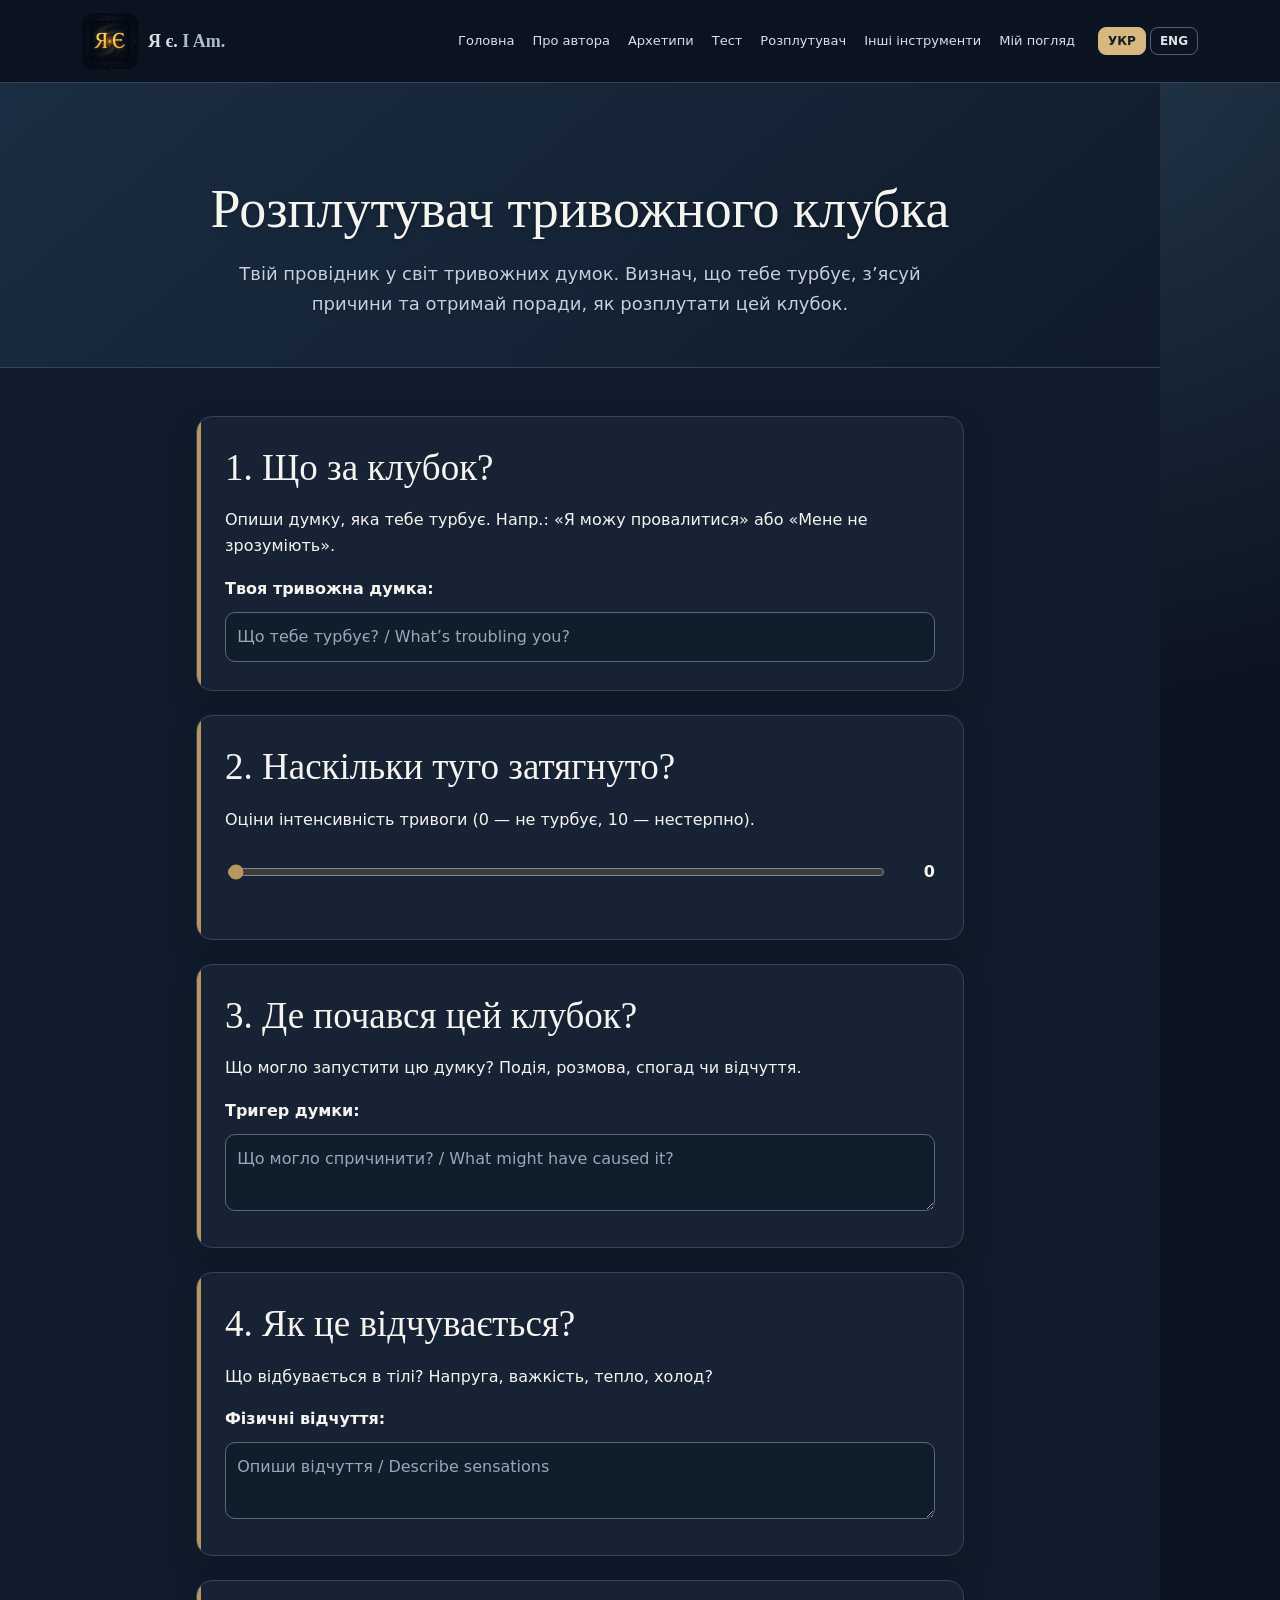
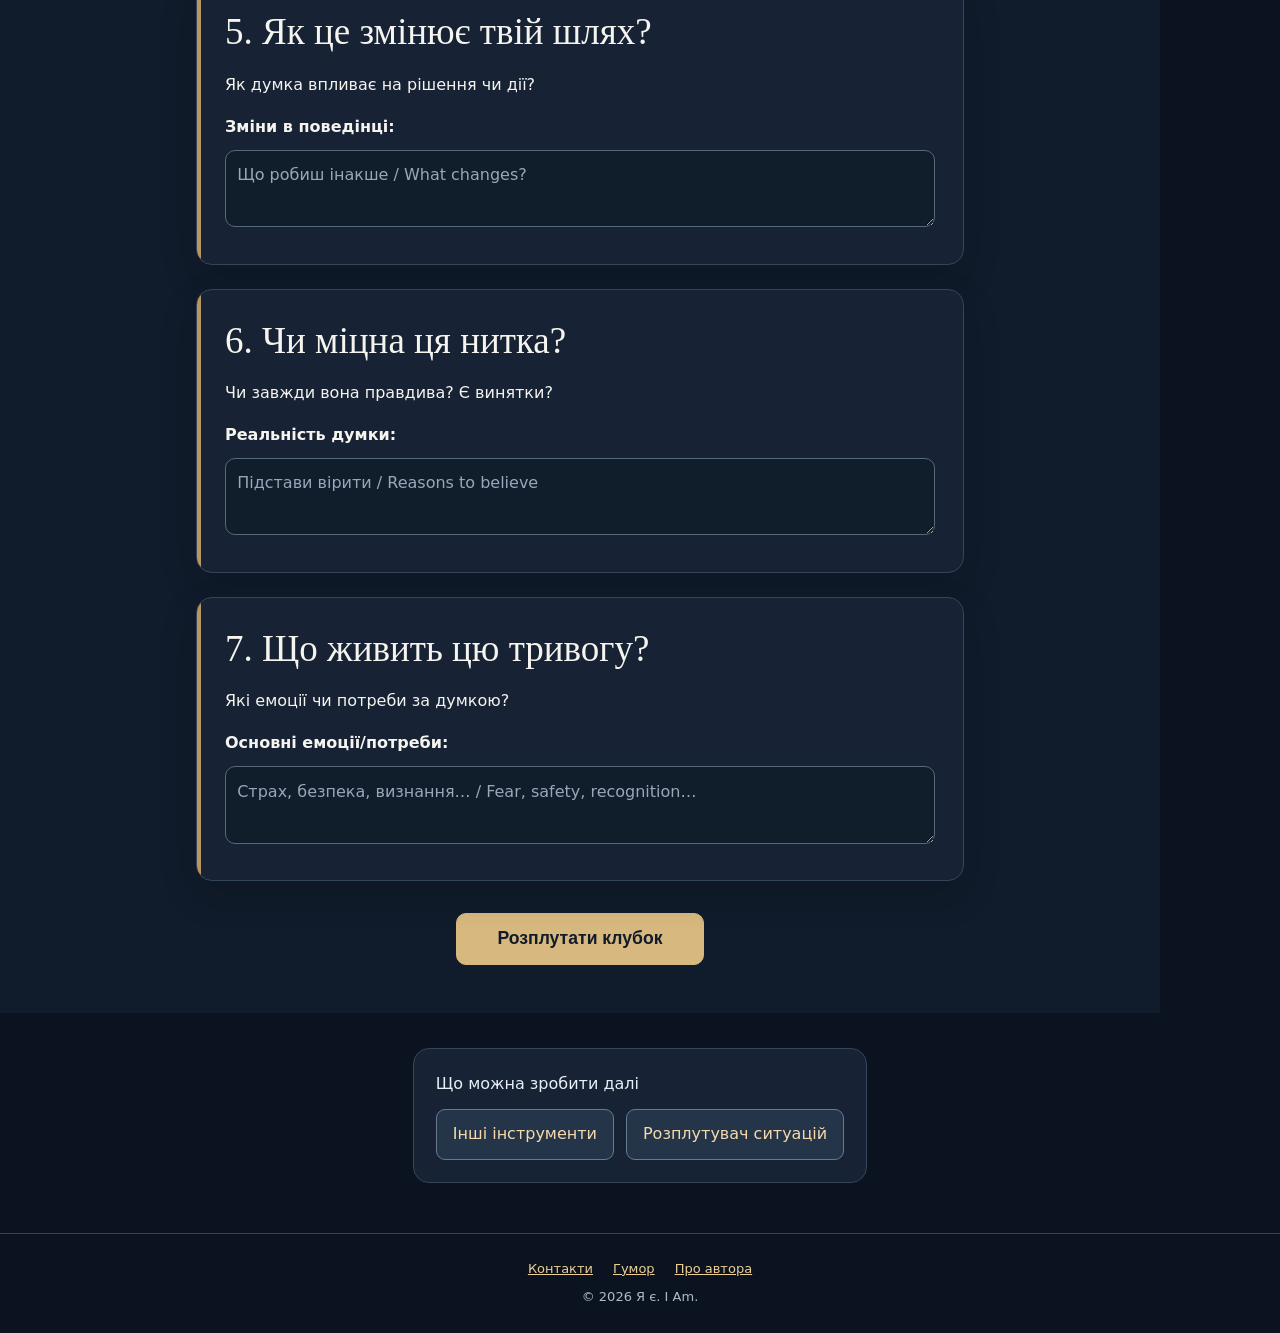
<file: unravel-anxiety.html>
<!DOCTYPE html>

<html lang="uk">
<head>
<meta charset="utf-8"/>
<meta content="width=device-width, initial-scale=1.0" name="viewport"/>
<title>Розплутувач тривожного клубка | Я є</title>
<link href="https://ya-e.in.ua/unravel-anxiety.html" rel="canonical"/>
<meta content="Інструмент для розплутування тривожних думок. Визнач, що тебе турбує, з’ясуй причини та отримай поради." name="description"/>
<meta content="index, follow" name="robots"/>
<!-- Open Graph -->
<meta content="Розплутувач тривожного клубка | Я є" property="og:title"/>
<meta content="Інструмент для розплутування тривожних думок. Визнач, що тебе турбує, з’ясуй причини та отримай поради." property="og:description"/>
<meta content="website" property="og:type"/>
<meta content="images/ya-e-og.jpg" property="og:image"/>
<meta content="1200" property="og:image:width"/>
<meta content="630" property="og:image:height"/>
<meta content="uk_UA" property="og:locale"/>
<link href="images/ya-e-og.jpg" rel="icon" type="image/jpeg"/>
<!-- Fonts -->
<link crossorigin="" href="https://fonts.googleapis.com" rel="preconnect">
<link crossorigin="" href="https://fonts.gstatic.com" rel="preconnect"/>
<link href="https://fonts.googleapis.com/css2?family=Lora:wght@400;600;700&amp;display=swap" rel="stylesheet"/>
<style>
    :root{
      --primary-color:#4b0082;
      --secondary-color:#800080;
      --button-bg:#4c1d95;
      --button-hover:#5b21b6;
      --gray-50:#f9fafb;
      --white:#ffffff;
      --text:#111;
      --link-hover:#FFD700;
      --lang-toggle-bg:#ffffff;
      --lang-toggle-text:#000000;
      --lang-toggle-border:#ff0000;
    }
    *,*::before,*::after{ box-sizing:border-box; }
    html,body{ height:100%; }
    body{
      margin:0; padding:0; line-height:1.6; color:var(--text); background:var(--white);
      font-family:'Lora',serif; display:flex; flex-direction:column;
    }

    /* Utils */
    .container{ max-width:1200px; margin:0 auto; padding:0 1rem; }
    .page-wrap{ flex:1; }
    .text-center{ text-align:center; }
    .text-left{ text-align:left; }
    .py-20{ padding:5rem 0; } .py-16{ padding:4rem 0; }
    .mb-4{ margin-bottom:1rem; } .mb-6{ margin-bottom:1.5rem; }
    .mt-4{ margin-top:1rem; } .mt-6{ margin-top:1.5rem; } .mt-8{ margin-top:2rem; }
    .text-5xl{ font-size:3rem; } .text-3xl{ font-size:1.875rem; } .text-2xl{ font-size:1.5rem; } .text-xl{ font-size:1.25rem; } .text-lg{ font-size:1.125rem; }
    .font-bold{ font-weight:700; } .font-semibold{ font-weight:600; } .font-lora{ font-family:'Lora',serif; }
    .bg-gray-50{ background-color:var(--gray-50); }
    .bg-gradient-to-r{ background:linear-gradient(to right,var(--primary-color),var(--secondary-color)); }

    /* Nav */
    nav{
      background:linear-gradient(to right,var(--primary-color),var(--secondary-color));
      color:#fff; position:sticky; top:0; z-index:10;
    }
    nav .container{ display:flex; align-items:center; justify-content:space-between; padding:1rem 1rem; }
    .logo-link{ display:flex; align-items:center; gap:0.5rem; color:#fff; text-decoration:none; font-weight:700; font-size:1.5rem; }
    .logo-img{ width:32px; height:32px; }

    .menu-toggle{ display:none; font-size:1.5rem; background:none; border:none; color:#fff; cursor:pointer; }

    #primary-nav{ list-style:none; display:flex; gap:1rem; margin:0; padding:0; }
    #primary-nav a{
      color:#fff; text-decoration:none; padding:0.5rem; display:block; font-size:0.9375rem;
      transition:transform .2s ease,color .2s ease;
    }
    #primary-nav a:hover,#primary-nav a:focus{ color:var(--link-hover); transform:scale(1.03); }
    #primary-nav a.active,#primary-nav a[aria-current="page"]{ color:var(--link-hover); text-decoration:underline; }

    .lang-toggle{
      cursor:pointer; font-weight:700; color:var(--lang-toggle-text);
      background:var(--lang-toggle-bg); border:2px solid var(--lang-toggle-border);
      padding:0.5rem 1rem; border-radius:9999px; font-size:1.125rem;
      transition:background-color .3s ease, transform .2s ease; margin-left:1rem;
    }
    .lang-toggle:hover,.lang-toggle:focus{ background:#e0e0e0; transform:scale(1.05); }

    .lang-section{ display:none; }
    .lang-section.active{ display:inline; }

    /* Hero */
    .hero h1{ color:#fff; text-shadow:0 2px 4px rgba(0,0,0,.3); }
    .hero .subtitle{ color:#fff; text-shadow:0 1px 2px rgba(0,0,0,.25); }

    /* Stages form */
    .stage{
      background:#fff; padding:1.8rem; margin-bottom:1.5rem; border-radius:12px;
      box-shadow:0 4px 12px rgba(0,0,0,.08); position:relative; overflow:hidden;
    }
    .stage::before{
      content:''; position:absolute; left:0; top:0; width:4px; height:100%; background:var(--secondary-color);
    }
    .stage h2{ color:var(--primary-color); font-size:1.4rem; margin:0 0 1rem 0; font-weight:600; }

    label{ display:block; font-weight:600; margin:.6rem 0; color:#333; }

    input[type="text"], textarea, select{
      width:100%; padding:.7rem; border:1px solid #d1d5db; border-radius:6px; font-size:1rem; background:#f9fafb; transition:border-color .2s ease;
    }
    input[type="text"]:focus, textarea:focus, select:focus{ outline:none; border-color:var(--primary-color); }
    textarea{ resize:vertical; min-height:90px; }

    .slider-container{ display:flex; align-items:center; gap:1rem; margin:.5rem 0 1rem; }
    input[type="range"]{ flex:1; accent-color:var(--secondary-color); }
    .slider-value{ color:var(--primary-color); font-weight:700; min-width:2rem; text-align:right; }

    button.primary{
      background:var(--button-bg); color:#fff; padding:.9rem 2.5rem; border:none; border-radius:8px; font-size:1.1rem; cursor:pointer;
      margin:2rem auto 0; display:block; transition:background .2s ease, transform .2s ease;
    }
    button.primary:hover{ background:var(--button-hover); transform:translateY(-2px); }

    .output{
      background:#fff; padding:2rem; border-radius:12px; border-left:5px solid var(--secondary-color); margin-top:2rem; display:none;
      animation:slideIn .5s ease;
    }
    @keyframes slideIn{ from{ transform:translateY(20px); opacity:0; } to{ transform:translateY(0); opacity:1; } }
    .output h2{ color:var(--primary-color); margin:0 0 1rem 0; font-size:1.6rem; }
    .output-section{ margin-bottom:1.25rem; }
    .output-section h3{ color:var(--secondary-color); font-size:1.2rem; margin:.25rem 0 .5rem; }
    .output-section p{ margin:.4rem 0; }

    .suggestions{ background:#fef3c7; padding:1rem; border-radius:8px; margin-top:1rem; }
    .suggestions ul{ list-style:none; padding:0; margin:0; }
    .suggestions li{ display:flex; gap:.5rem; margin:.5rem 0; }
    .suggestions li::before{ content:"✨"; }

    /* Footer */
    footer{ background:var(--primary-color); color:#fff; text-align:center; padding:1.5rem 1rem; }
    footer a{ color:var(--link-hover); text-decoration:underline; }
    .footer-note{ font-size:.875rem; margin-top:.5rem; }

    /* Responsive */
    @media (min-width:768px){ .md\:text-6xl{ font-size:3.75rem; } }
    @media (max-width:768px){
      .menu-toggle{ display:inline-block; }
      #primary-nav{
        position:absolute; left:0; top:100%; width:100%;
        background:linear-gradient(to right,var(--primary-color),var(--secondary-color));
        flex-direction:column; gap:0; padding:.75rem 1rem; display:none;
        box-shadow:0 4px 8px rgba(0,0,0,.2);
      }
      #primary-nav.active{ display:flex; }
      #primary-nav li + li{ margin-top:.25rem; }
      nav .container{ flex-wrap:wrap; gap:.5rem; }
      .lang-toggle{ font-size:1rem; padding:.4rem .8rem; }

      .py-20{ padding:1.5rem 0; } .py-16{ padding:1.25rem 0; }
      .text-5xl{ font-size:1.75rem; } .md\:text-6xl{ font-size:2rem; }
      .text-3xl{ font-size:1.5rem; } .text-2xl{ font-size:1.25rem; } .text-xl,.text-lg{ font-size:1rem; }
    }
    @media (max-width:480px){
      .logo-img{ width:24px; height:24px; }
      .logo-link{ font-size:1rem; }
      .lang-toggle{ font-size:.95rem; }
    }

    /* Reduced motion */
    @media (prefers-reduced-motion: reduce){ *{ animation:none !important; transition:none !important; } }
  
    /* Wide-menu fallback: collapse long navigation on laptop widths */
    @media (min-width:769px) and (max-width:1900px){
      .menu-toggle{display:inline-block!important}
      #primary-nav{display:none!important;position:absolute!important;top:100%!important;left:0!important;width:100%!important;background:linear-gradient(to right,#4b0082,#800080)!important;padding:1rem!important;box-shadow:0 4px 8px rgba(0,0,0,.2)!important;flex-direction:column!important;gap:.5rem!important;z-index:50!important;max-height:calc(100vh - 88px);overflow-y:auto}
      #primary-nav.active{display:flex!important}
    }
    @media (min-width:1901px){
      .nav-wrap,nav .container{max-width:1800px!important}
    }
</style>
<link href="images/ya-e-og.jpg" rel="icon" type="image/jpeg"/><link href="assets/site.css" rel="stylesheet"/><script>try{var ul=new URLSearchParams(location.search).get("lang");if(ul==="uk"||ul==="en")localStorage.setItem("lang",ul)}catch(e){}</script></link><link href="assets/theme-v2.css" rel="stylesheet"/>
<!-- V12: readable practical steps with dark site theme; scoped to this module. -->
<style>
body.legacy-page .output .suggestions {
  background:#283b50!important;
  color:#edf3fa!important;
  border:1px solid #71849b!important;
}
body.legacy-page .output .suggestions :is(h3,p,li,span,strong,em) {
  color:#f4f6fa!important;
  opacity:1!important;
  text-shadow:none!important;
}
</style>
</head>
<body class="legacy-page">
<nav role="navigation">
<div class="container">
<a aria-label="Перейти на головну сторінку / Go to homepage" class="logo-link" href="index.html">
<img alt="Логотип Я є / I Am logo" class="logo-img" height="32" src="images/favicon-v2.png" width="32"/>
<span class="logo-text">
<span class="lang-section lang-uk active" lang="uk">Я є</span>
<span class="lang-section lang-en" lang="en">I Am</span>
</span>
</a>
<div style="display:flex; align-items:center; gap:.5rem; margin-left:auto;">
<button aria-controls="primary-nav" aria-expanded="false" aria-label="Переключити меню навігації / Toggle navigation menu" class="menu-toggle">☰</button>
<button aria-label="Переключити мову / Toggle language" class="lang-toggle" type="button">UA / EN</button>
</div>
<ul id="primary-nav">
<li><a href="index.html"><span class="lang-uk">Головна</span><span class="lang-en" hidden="">Home</span></a></li>
<li><a href="archetypes.html"><span class="lang-uk">Про архетипи</span><span class="lang-en" hidden="">About Archetypes</span></a></li>
<li><a href="about.html"><span class="lang-uk">Про мене</span><span class="lang-en" hidden="">About Me</span></a></li>
<li><a href="tools.html"><span class="lang-uk">Інструменти</span><span class="lang-en" hidden="">Tools</span></a></li>
<li><a href="archetype-test.html"><span class="lang-uk">Тест архетипів</span><span class="lang-en" hidden="">Archetype Test</span></a></li>
<li><a href="unravel-situation.html"><span class="lang-uk">Розплутувач ситуації</span><span class="lang-en" hidden="">Situation Unraveler</span></a></li>
<li><a href="map-awareness-test-v2.html"><span class="lang-uk">Мапа усвідомлення — Тест V2</span><span class="lang-en" hidden="">Map of Awareness — Test V2</span></a></li>
<li><a href="mind-exploration.html"><span class="lang-uk">Мисленне Дослідження</span><span class="lang-en" hidden="">Mental Exploration</span></a></li>
<li><a href="unravel-anxiety.html"><span class="lang-uk">Розплутування Тривоги</span><span class="lang-en" hidden="">Anxiety Knot Unraveler</span></a></li>
<li><a href="blog.html"><span class="lang-uk">Як жити далі?</span><span class="lang-en" hidden="">How to Live On?</span></a></li>
<li><a href="humor.html"><span class="lang-uk">Гумор</span><span class="lang-en" hidden="">Humor</span></a></li>
<li><a href="contact.html"><span class="lang-uk">Прайс</span><span class="lang-en" hidden="">Pricing</span></a></li>
<li><a href="contact.html"><span class="lang-uk">Контакти</span><span class="lang-en" hidden="">Contact</span></a></li>
</ul>
</div>
</nav>
<main class="page-wrap">
<section class="bg-gradient-to-r py-20 text-center hero">
<div class="container">
<h1 class="text-5xl md:text-6xl font-bold font-lora mb-4">
<span class="lang-section lang-uk active" lang="uk">Розплутувач тривожного клубка</span>
<span class="lang-section lang-en" lang="en">Anxiety Knot Unraveler</span>
</h1>
<p class="text-lg subtitle" style="max-width:60ch; margin:0 auto;">
<span class="lang-section lang-uk active" lang="uk">Твій провідник у світ тривожних думок. Визнач, що тебе турбує, з’ясуй причини та отримай поради, як розплутати цей клубок.</span>
<span class="lang-section lang-en" lang="en">Your guide through anxious thoughts. Identify what’s troubling you, uncover the reasons, and get tips to unravel this knot.</span>
</p>
</div>
</section>
<section class="py-16 bg-gray-50">
<div class="container" style="max-width:800px;">
<form id="anxietyForm" novalidate="">
<div class="stage">
<h2 class="text-2xl font-semibold">
<span class="lang-section lang-uk active" lang="uk">1. Що за клубок?</span>
<span class="lang-section lang-en" lang="en">1. What’s the Knot?</span>
</h2>
<p>
<span class="lang-section lang-uk active" lang="uk">Опиши думку, яка тебе турбує. Напр.: «Я можу провалитися» або «Мене не зрозуміють».</span>
<span class="lang-section lang-en" lang="en">Describe the thought that’s troubling you. E.g., “I might fail” or “People won’t understand me.”</span>
</p>
<label for="thought">
<span class="lang-section lang-uk active" lang="uk">Твоя тривожна думка:</span>
<span class="lang-section lang-en" lang="en">Your anxious thought:</span>
</label>
<input id="thought" name="thought" placeholder="Що тебе турбує? / What’s troubling you?" required="" type="text"/>
</div>
<div class="stage">
<h2 class="text-2xl font-semibold">
<span class="lang-section lang-uk active" lang="uk">2. Наскільки туго затягнуто?</span>
<span class="lang-section lang-en" lang="en">2. How Tight Is It?</span>
</h2>
<p>
<span class="lang-section lang-uk active" lang="uk">Оціни інтенсивність тривоги (0 — не турбує, 10 — нестерпно).</span>
<span class="lang-section lang-en" lang="en">Rate anxiety intensity (0 — not troubling, 10 — unbearable).</span>
</p>
<div class="slider-container">
<input aria-labelledby="intensityValue" id="intensity" max="10" min="0" name="intensity" type="range" value="0"/>
<span class="slider-value" id="intensityValue">0</span>
</div>
</div>
<div class="stage">
<h2 class="text-2xl font-semibold">
<span class="lang-section lang-uk active" lang="uk">3. Де почався цей клубок?</span>
<span class="lang-section lang-en" lang="en">3. Where Did This Knot Start?</span>
</h2>
<p>
<span class="lang-section lang-uk active" lang="uk">Що могло запустити цю думку? Подія, розмова, спогад чи відчуття.</span>
<span class="lang-section lang-en" lang="en">What might have triggered this thought? Event, conversation, memory, or feeling.</span>
</p>
<label for="trigger">
<span class="lang-section lang-uk active" lang="uk">Тригер думки:</span>
<span class="lang-section lang-en" lang="en">Thought trigger:</span>
</label>
<textarea id="trigger" name="trigger" placeholder="Що могло спричинити? / What might have caused it?"></textarea>
</div>
<div class="stage">
<h2 class="text-2xl font-semibold">
<span class="lang-section lang-uk active" lang="uk">4. Як це відчувається?</span>
<span class="lang-section lang-en" lang="en">4. How Does It Feel?</span>
</h2>
<p>
<span class="lang-section lang-uk active" lang="uk">Що відбувається в тілі? Напруга, важкість, тепло, холод?</span>
<span class="lang-section lang-en" lang="en">What happens in the body? Tension, heaviness, warmth, cold?</span>
</p>
<label for="feelings">
<span class="lang-section lang-uk active" lang="uk">Фізичні відчуття:</span>
<span class="lang-section lang-en" lang="en">Physical sensations:</span>
</label>
<textarea id="feelings" name="feelings" placeholder="Опиши відчуття / Describe sensations"></textarea>
</div>
<div class="stage">
<h2 class="text-2xl font-semibold">
<span class="lang-section lang-uk active" lang="uk">5. Як це змінює твій шлях?</span>
<span class="lang-section lang-en" lang="en">5. How Does It Change Your Path?</span>
</h2>
<p>
<span class="lang-section lang-uk active" lang="uk">Як думка впливає на рішення чи дії?</span>
<span class="lang-section lang-en" lang="en">How does the thought affect decisions or actions?</span>
</p>
<label for="behavior">
<span class="lang-section lang-uk active" lang="uk">Зміни в поведінці:</span>
<span class="lang-section lang-en" lang="en">Changes in behavior:</span>
</label>
<textarea id="behavior" name="behavior" placeholder="Що робиш інакше / What changes?"></textarea>
</div>
<div class="stage">
<h2 class="text-2xl font-semibold">
<span class="lang-section lang-uk active" lang="uk">6. Чи міцна ця нитка?</span>
<span class="lang-section lang-en" lang="en">6. Is This Thread Strong?</span>
</h2>
<p>
<span class="lang-section lang-uk active" lang="uk">Чи завжди вона правдива? Є винятки?</span>
<span class="lang-section lang-en" lang="en">Is it always true? Any exceptions?</span>
</p>
<label for="reality">
<span class="lang-section lang-uk active" lang="uk">Реальність думки:</span>
<span class="lang-section lang-en" lang="en">Reality of the thought:</span>
</label>
<textarea id="reality" name="reality" placeholder="Підстави вірити / Reasons to believe"></textarea>
</div>
<div class="stage">
<h2 class="text-2xl font-semibold">
<span class="lang-section lang-uk active" lang="uk">7. Що живить цю тривогу?</span>
<span class="lang-section lang-en" lang="en">7. What Fuels This Anxiety?</span>
</h2>
<p>
<span class="lang-section lang-uk active" lang="uk">Які емоції чи потреби за думкою?</span>
<span class="lang-section lang-en" lang="en">Which emotions or needs are behind it?</span>
</p>
<label for="emotions">
<span class="lang-section lang-uk active" lang="uk">Основні емоції/потреби:</span>
<span class="lang-section lang-en" lang="en">Core emotions/needs:</span>
</label>
<textarea id="emotions" name="emotions" placeholder="Страх, безпека, визнання… / Fear, safety, recognition…"></textarea>
</div>
<button class="primary" id="unravelBtn" type="button">
<span class="lang-section lang-uk active" lang="uk">Розплутати клубок</span>
<span class="lang-section lang-en" lang="en">Unravel the Knot</span>
</button>
</form>
<div class="output" id="output"></div>
</div>
</section>
</main>
<aside class="yaie-next-links" style="max-width:990px;margin:35px auto 50px;padding:22px;background:#172334;color:#e9eff6;border:1px solid #344459;border-radius:16px"><div class="yaie-i18n-next" data-en="Where to go next" data-uk="Що можна зробити далі">Що можна зробити далі</div><div style="display:flex;flex-wrap:wrap;gap:12px;margin-top:12px"><a class="yaie-next-link" data-en="Other tools" data-uk="Інші інструменти" data-url="tools.html" href="tools.html" style="border:1px solid #66798f;background:#24354a;border-radius:9px;padding:11px 16px;color:#f5d9aa;text-decoration:none">Інші інструменти</a><a class="yaie-next-link" data-en="Situation Unraveler" data-uk="Розплутувач ситуацій" data-url="unravel-situation.html" href="unravel-situation.html" style="border:1px solid #66798f;background:#24354a;border-radius:9px;padding:11px 16px;color:#f5d9aa;text-decoration:none">Розплутувач ситуацій</a></div></aside><footer>
<div class="container">
<p>
<span class="lang-section lang-uk active" lang="uk">© 2025 Я є. Усі права захищено.</span>
<span class="lang-section lang-en" lang="en">© 2025 I Am. All rights reserved.</span>
</p>
<p class="footer-note">
<span class="lang-section lang-uk active" lang="uk">Створено, щоб допомогти розібратися з тривогами. Ти сильніший, ніж твій клубок!</span>
<span class="lang-section lang-en" lang="en">Created to help you tackle your anxieties. You’re stronger than your knot!</span>
</p>
</div>
</footer>
<script>
    (function(){
      const $  = (s,r=document)=>r.querySelector(s);
      const $$ = (s,r=document)=>Array.from(r.querySelectorAll(s));

      const SELECTORS = {
        nav:'#primary-nav',
        menuBtn:'.menu-toggle',
        langBtn:'.lang-toggle',
        langSections:'.lang-section',
        range:'#intensity',
        rangeValue:'#intensityValue',
        output:'#output',
        unravelBtn:'#unravelBtn'
      };

      const TITLES = {
        uk:'Розплутувач тривожного клубка',
        en:'Anxiety Knot Unraveler'
      };
      const DESCS = {
        uk:'Інструмент для розплутування тривожних думок. Визнач, що тебе турбує, з’ясуй причини та отримай поради.',
        en:'A tool for unraveling anxious thoughts. Identify what’s troubling you, uncover the reasons, and get tips.'
      };

      function updateHead(lang){
        document.title = TITLES[lang];
        const ogTitle = document.querySelector('meta[property="og:title"]');
        const ogDesc  = document.querySelector('meta[property="og:description"]');
        const desc    = document.querySelector('meta[name="description"]');
        if(ogTitle) ogTitle.content = TITLES[lang];
        if(ogDesc)  ogDesc.content  = DESCS[lang];
        if(desc)    desc.content    = DESCS[lang];
      }

      function applyLang(lang){
        $$('.lang-section').forEach(el=>el.classList.remove('active'));
        $$(`.lang-${lang}`).forEach(el=>el.classList.add('active'));
        document.documentElement.lang = lang;
        const btn = $(SELECTORS.langBtn);
        if(btn) btn.textContent = (lang === 'uk') ? 'UA / EN' : 'EN / UA';
        updateHead(lang);
        try{ localStorage.setItem('lang',lang); }catch(e){}
      }

      function initLang(){
        let saved = 'uk';
        try{ saved = localStorage.getItem('lang') || 'uk'; }catch(e){}
        applyLang(saved);
        const btn = $(SELECTORS.langBtn);
        if(btn){
          btn.addEventListener('click', ()=>{
            const now = document.documentElement.lang || 'uk';
            applyLang(now === 'uk' ? 'en' : 'uk');
          });
        }
      }

      function initMenu(){
        const nav = $(SELECTORS.nav);
        const btn = $(SELECTORS.menuBtn);
        if(!nav || !btn) return;

        function open(){ nav.classList.add('active'); btn.setAttribute('aria-expanded','true'); btn.textContent = '✕'; document.addEventListener('click', outside, true); document.addEventListener('keydown', esc); }
        function close(){ nav.classList.remove('active'); btn.setAttribute('aria-expanded','false'); btn.textContent = '☰'; document.removeEventListener('click', outside, true); document.removeEventListener('keydown', esc); }
        function outside(e){ if(nav.contains(e.target) || btn.contains(e.target)) return; close(); }
        function esc(e){ if(e.key==='Escape') close(); }

        btn.addEventListener('click', ()=> nav.classList.contains('active') ? close() : open());

        // highlight current page
        const current = window.location.pathname.split('/').pop() || 'index.html';
        nav.querySelectorAll('a').forEach(a=>{
          if(a.getAttribute('href')===current){ a.classList.add('active'); a.setAttribute('aria-current','page'); }
        });
      }

      function initRange(){
        const range = $(SELECTORS.range);
        const out = $(SELECTORS.rangeValue);
        if(!range || !out) return;
        out.textContent = range.value;
        range.addEventListener('input', ()=> out.textContent = range.value);
      }

      function htmlEsc(str){
        return str.replace(/[&<>"']/g, m => ({'&':'&amp;','<':'&lt;','>':'&gt;','"':'&quot;',"'":'&#39;'}[m]));
      }

      function buildOutput(){
        const lang = (document.documentElement.lang === 'en') ? 'en' : 'uk';
        const t = id => htmlEsc(($('#'+id)?.value || '').trim());

        const thought   = t('thought');
        const intensity = parseInt($('#intensity')?.value || '0',10);
        const trigger   = t('trigger')   || (lang==='uk' ? 'Не вказано' : 'Not specified');
        const feelings  = t('feelings')  || (lang==='uk' ? 'Не вказано' : 'Not specified');
        const behavior  = t('behavior')  || (lang==='uk' ? 'Не вказано' : 'Not specified');
        const reality   = t('reality')   || (lang==='uk' ? 'Не вказано' : 'Not specified');
        const emotions  = t('emotions')  || (lang==='uk' ? 'Не вказано' : 'Not specified');

        if(!thought){
          alert(lang==='uk' ? 'Будь ласка, вкажи свою тривожну думку!' : 'Please enter your anxious thought!');
          $('#thought')?.focus();
          return;
        }

        let out = `
          <h2>
            <span class="lang-section lang-uk${lang==='uk'?' active':''}">Твій розплутаний клубок</span>
            <span class="lang-section lang-en${lang==='en'?' active':''}">Your Unraveled Knot</span>
          </h2>
          <div class="output-section">
            <p><strong><span class="lang-section lang-uk${lang==='uk'?' active':''}">Твоя думка:</span><span class="lang-section lang-en${lang==='en'?' active':''}">Your thought:</span></strong> ${thought}</p>
            <p><strong><span class="lang-section lang-uk${lang==='uk'?' active':''}">Інтенсивність тривоги:</span><span class="lang-section lang-en${lang==='en'?' active':''}">Anxiety intensity:</span></strong> ${intensity}/10</p>
            <p><strong><span class="lang-section lang-uk${lang==='uk'?' active':''}">Тригер:</span><span class="lang-section lang-en${lang==='en'?' active':''}">Trigger:</span></strong> ${trigger}</p>
            <p><strong><span class="lang-section lang-uk${lang==='uk'?' active':''}">Фізичні відчуття:</span><span class="lang-section lang-en${lang==='en'?' active':''}">Physical sensations:</span></strong> ${feelings}</p>
            <p><strong><span class="lang-section lang-uk${lang==='uk'?' active':''}">Зміни в поведінці:</span><span class="lang-section lang-en${lang==='en'?' active':''}">Changes in behavior:</span></strong> ${behavior}</p>
            <p><strong><span class="lang-section lang-uk${lang==='uk'?' active':''}">Реальність думки:</span><span class="lang-section lang-en${lang==='en'?' active':''}">Reality of the thought:</span></strong> ${reality}</p>
            <p><strong><span class="lang-section lang-uk${lang==='uk'?' active':''}">Емоції та потреби:</span><span class="lang-section lang-en${lang==='en'?' active':''}">Emotions and needs:</span></strong> ${emotions}</p>
          </div>
        `;

        // Suggestions logic
        function includesAny(s, arr){ s = s.toLowerCase(); return arr.some(x=>s.includes(x)); }

        let sugg = `
          <div class="suggestions">
            <h3><span class="lang-section lang-uk${lang==='uk'?' active':''}">Практичні кроки</span><span class="lang-section lang-en${lang==='en'?' active':''}">Practical Steps</span></h3>
            <ul>
        `;

        // by intensity
        if(intensity <= 3){
          sugg += `<li><span class="lang-section lang-uk${lang==='uk'?' active':''}">Легка тривога: занотуй думку й повернись до неї завтра — чи така ж важлива?</span><span class="lang-section lang-en${lang==='en'?' active':''}">Mild anxiety: note the thought and revisit tomorrow — is it still as important?</span></li>`;
        } else if(intensity <= 7){
          sugg += `<li><span class="lang-section lang-uk${lang==='uk'?' active':''}">Відчутна тривога: запиши 3 дії на зараз (вода, улюблена пісня, 10 глибоких вдихів).</span><span class="lang-section lang-en${lang==='en'?' active':''}">Noticeable anxiety: write 3 actions for now (water, favorite song, 10 deep breaths).</span></li>`;
        } else {
          sugg += `<li><span class="lang-section lang-uk${lang==='uk'?' active':''}">Сильна тривога: випиши думку великими літерами, порви аркуш — ритуал відпускання.</span><span class="lang-section lang-en${lang==='en'?' active':''}">Strong anxiety: write it in big letters, tear the page — a letting-go ritual.</span></li>`;
        }

        // by trigger
        if(includesAny(trigger, ['подія','розмова','спогад','event','conversation','memory'])){
          sugg += `<li><span class="lang-section lang-uk${lang==='uk'?' active':''}">Є конкретна ситуація: напиши міні-історію (3–5 речень) з позитивним фіналом.</span><span class="lang-section lang-en${lang==='en'?' active':''}">Specific situation: write a 3–5 sentence mini-story with a positive ending.</span></li>`;
        } else {
          sugg += `<li><span class="lang-section lang-uk${lang==='uk'?' active':''}">Тригер неясний: 2–3 дні фіксуй час і контекст появи думки.</span><span class="lang-section lang-en${lang==='en'?' active':''}">Trigger unclear: for 2–3 days log the time and context when it appears.</span></li>`;
        }

        // by feelings
        if(includesAny(feelings, ['напруга','важкість','серцебиття','tension','heaviness','heart'])){
          sugg += `<li><span class="lang-section lang-uk${lang==='uk'?' active':''}">Тіло напружене: стисни кулаки 5 сек — розслаб — потряси руками (3 рази).</span><span class="lang-section lang-en${lang==='en'?' active':''}">Body tense: clench fists 5s — release — shake hands (3 times).</span></li>`;
        } else {
          sugg += `<li><span class="lang-section lang-uk${lang==='uk'?' active':''}">Тіло спокійне: уяви думку як хмаринку й «задуй» її тричі.</span><span class="lang-section lang-en${lang==='en'?' active':''}">Body calm: imagine the thought as a cloud and blow it away three times.</span></li>`;
        }

        // by behavior
        if(includesAny(behavior, ['уникаю','зупиняю','avoid','stop'])){
          sugg += `<li><span class="lang-section lang-uk${lang==='uk'?' active':''}">Вибери одну «лякалку», розбий на 3 крихітні кроки, зроби перший сьогодні.</span><span class="lang-section lang-en${lang==='en'?' active':''}">Choose one scary action, split into 3 tiny steps, take the first today.</span></li>`;
        } else {
          sugg += `<li><span class="lang-section lang-uk${lang==='uk'?' active':''}">Уяви себе героєм, що не боїться цієї думки. Заплануй 1 крок на завтра.</span><span class="lang-section lang-en${lang==='en'?' active':''}">Imagine being a hero unfazed by the thought. Plan 1 step for tomorrow.</span></li>`;
        }

        // by reality
        if(includesAny(reality, ['не працює','спростов','doesn’t hold','contradict'])){
          sugg += `<li><span class="lang-section lang-uk${lang==='uk'?' active':''}">Запиши 3 випадки, де думка не спрацювала; перечитуй, коли повертається.</span><span class="lang-section lang-en${lang==='en'?' active':''}">List 3 cases it failed; reread when it returns.</span></li>`;
        } else {
          sugg += `<li><span class="lang-section lang-uk${lang==='uk'?' active':''}">Склади протилежну думку й повторюй 5 разів щодня перед дзеркалом.</span><span class="lang-section lang-en${lang==='en'?' active':''}">Craft an opposite thought and repeat 5 times daily in front of a mirror.</span></li>`;
        }

        // by emotions
        if(includesAny(emotions, ['страх','невпевненість','fear','insecurity'])){
          sugg += `<li><span class="lang-section lang-uk${lang==='uk'?' active':''}">Лист собі: 5 речень, чому ти ок. Читай при сумнівах.</span><span class="lang-section lang-en${lang==='en'?' active':''}">Write 5 lines to yourself about why you’re ok. Read when doubting.</span></li>`;
        } else if(includesAny(emotions, ['безпека','визнання','safety','recognition'])){
          sugg += `<li><span class="lang-section lang-uk${lang==='uk'?' active':''}">Дай собі турботу сьогодні (улюблена страва/фільм) і скажи: «Я того варта».</span><span class="lang-section lang-en${lang==='en'?' active':''}">Give yourself care today (meal/movie) and say: “I’m worth it.”</span></li>`;
        } else {
          sugg += `<li><span class="lang-section lang-uk${lang==='uk'?' active':''}">Склади топ-5 речей, що тішать, і роби щодня хоча б одну.</span><span class="lang-section lang-en${lang==='en'?' active':''}">Make a top-5 of things that lift you up and do at least one daily.</span></li>`;
        }

        sugg += `<li><span class="lang-section lang-uk${lang==='uk'?' active':''}">Веди «щоденник думок»: щовечора одна тривожна думка + один позитив дня.</span><span class="lang-section lang-en${lang==='en'?' active':''}">Keep a thought journal: each evening one anxious thought + one positive of the day.</span></li>`;
        sugg += `</ul></div>`;

        out += sugg;

        const box = $(SELECTORS.output);
        box.innerHTML = out;
        box.style.display = 'block';
        box.scrollIntoView({behavior:'smooth'});
      }

      function initForm(){
        $(SELECTORS.unravelBtn)?.addEventListener('click', buildOutput);
      }

      document.addEventListener('DOMContentLoaded', ()=>{
        // initial language from storage
        initLang();
        // nav + highlight
        initMenu();
        // range label
        initRange()
        // 👉 додаємо обробник кнопки:
       initForm() ;
      });
    })();
  </script>
<script defer="" src="assets/site.js"></script><script>document.addEventListener('DOMContentLoaded',()=>{const box=document.querySelector('.yaie-next-links');if(!box)return;let l=document.documentElement.lang==='en'?'en':'uk';box.querySelectorAll('[data-uk]').forEach(e=>e.textContent=e.dataset[l]);box.querySelectorAll('[data-url]').forEach(e=>{let u=new URL(e.dataset.url,location.href);u.searchParams.set('lang',l);e.href=u.pathname+u.search});});</script></body>
</html>
</file>
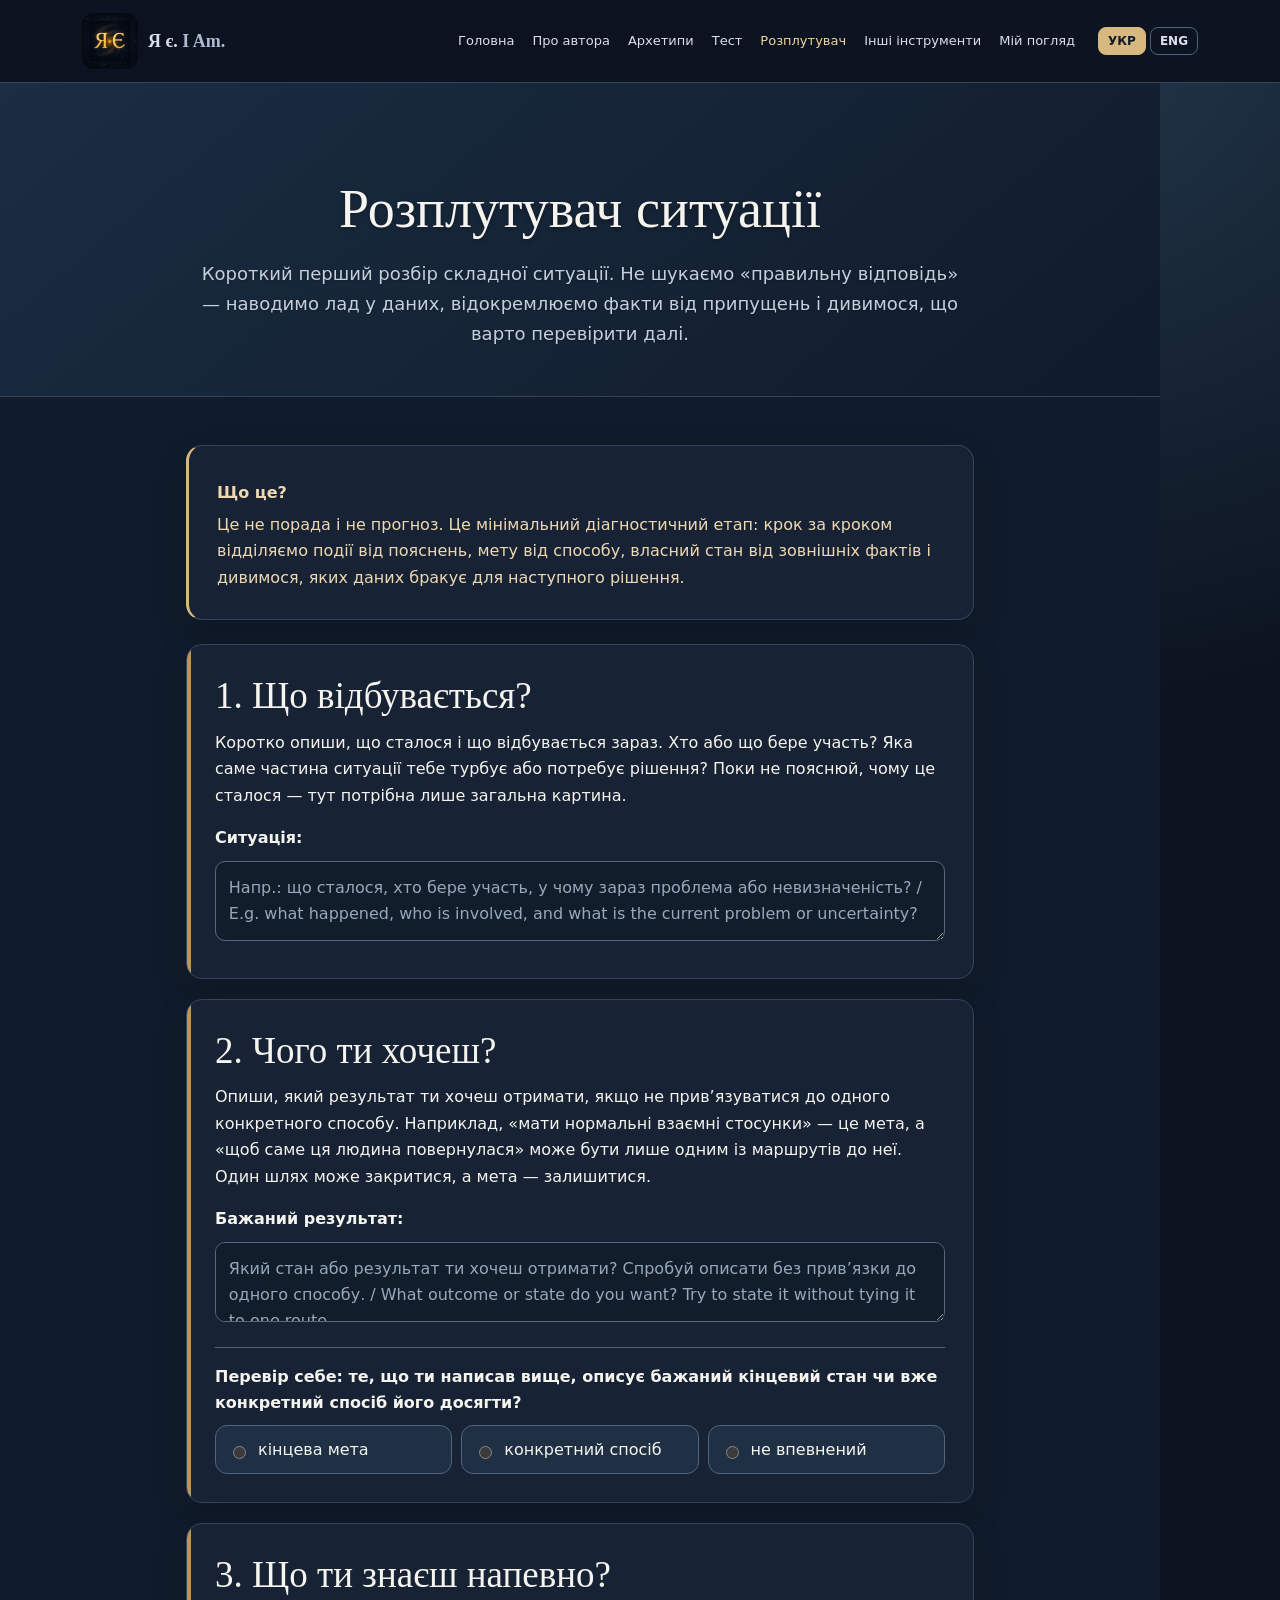
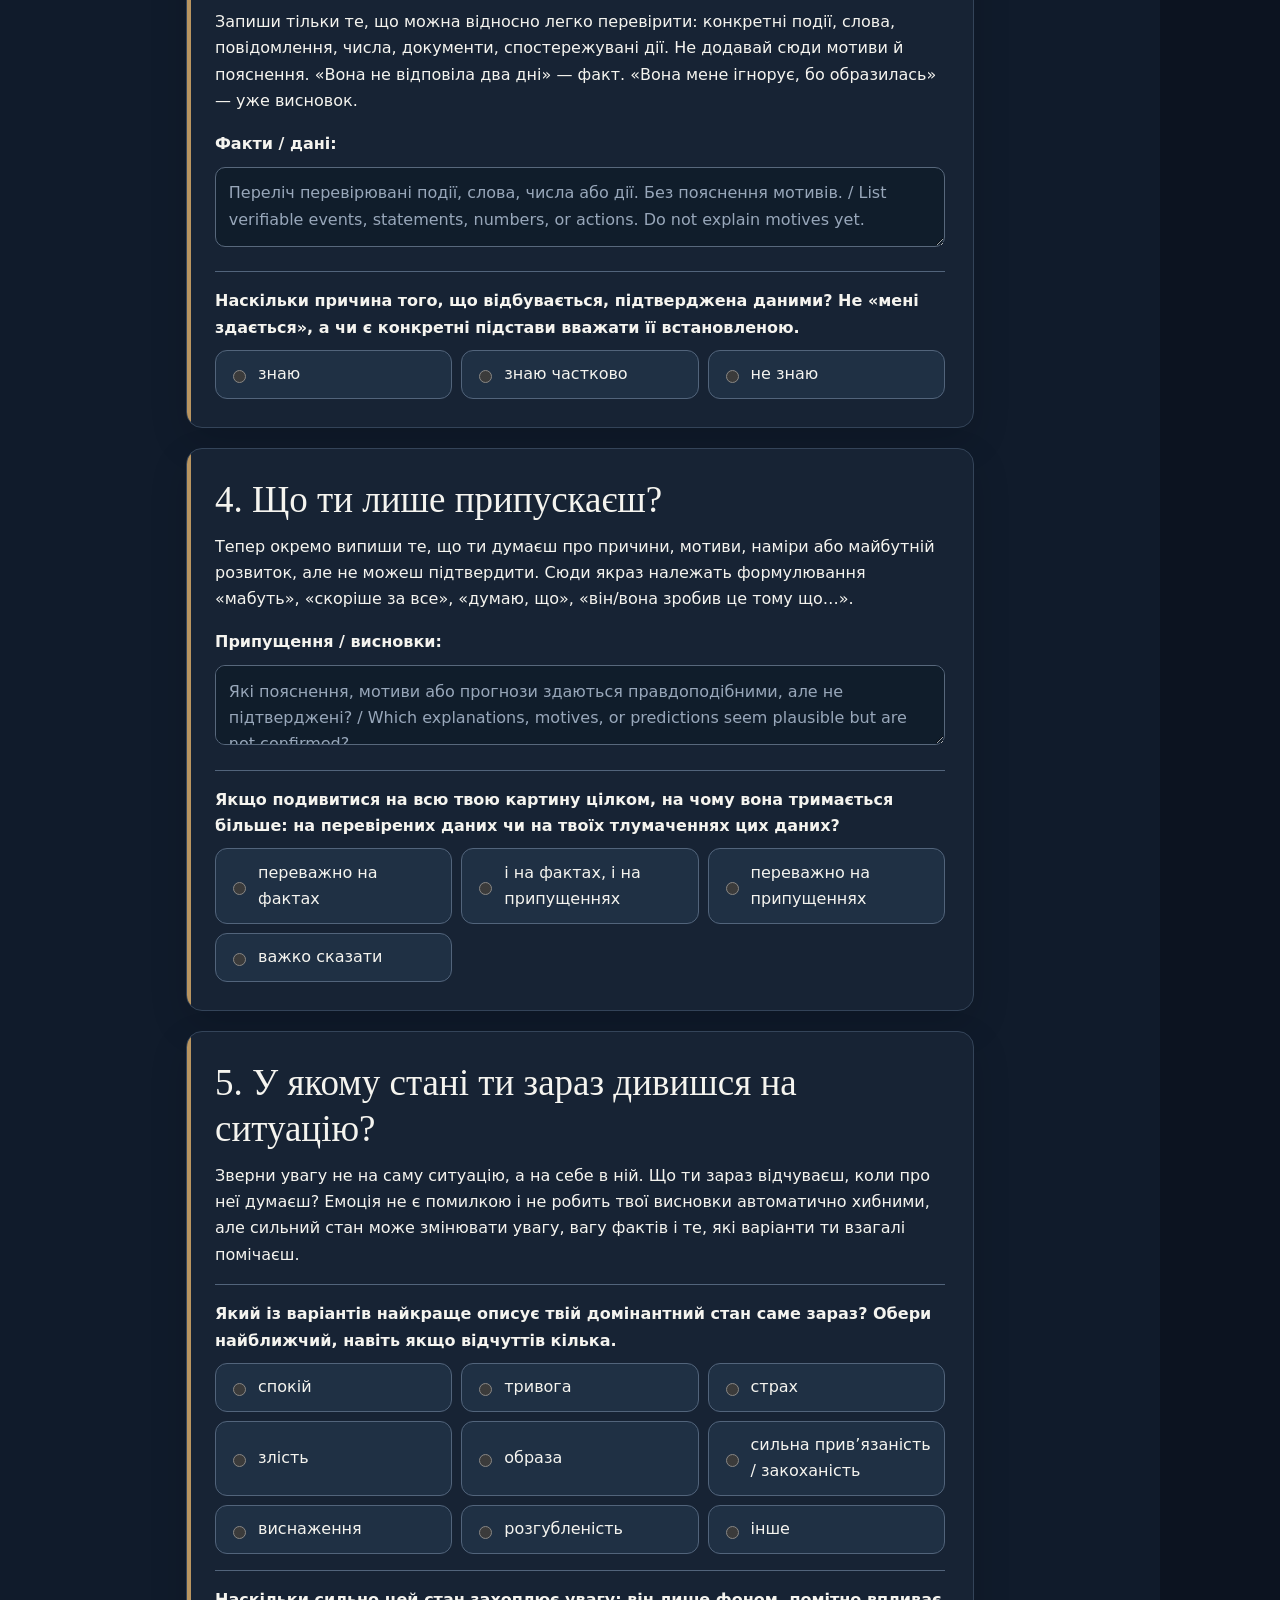
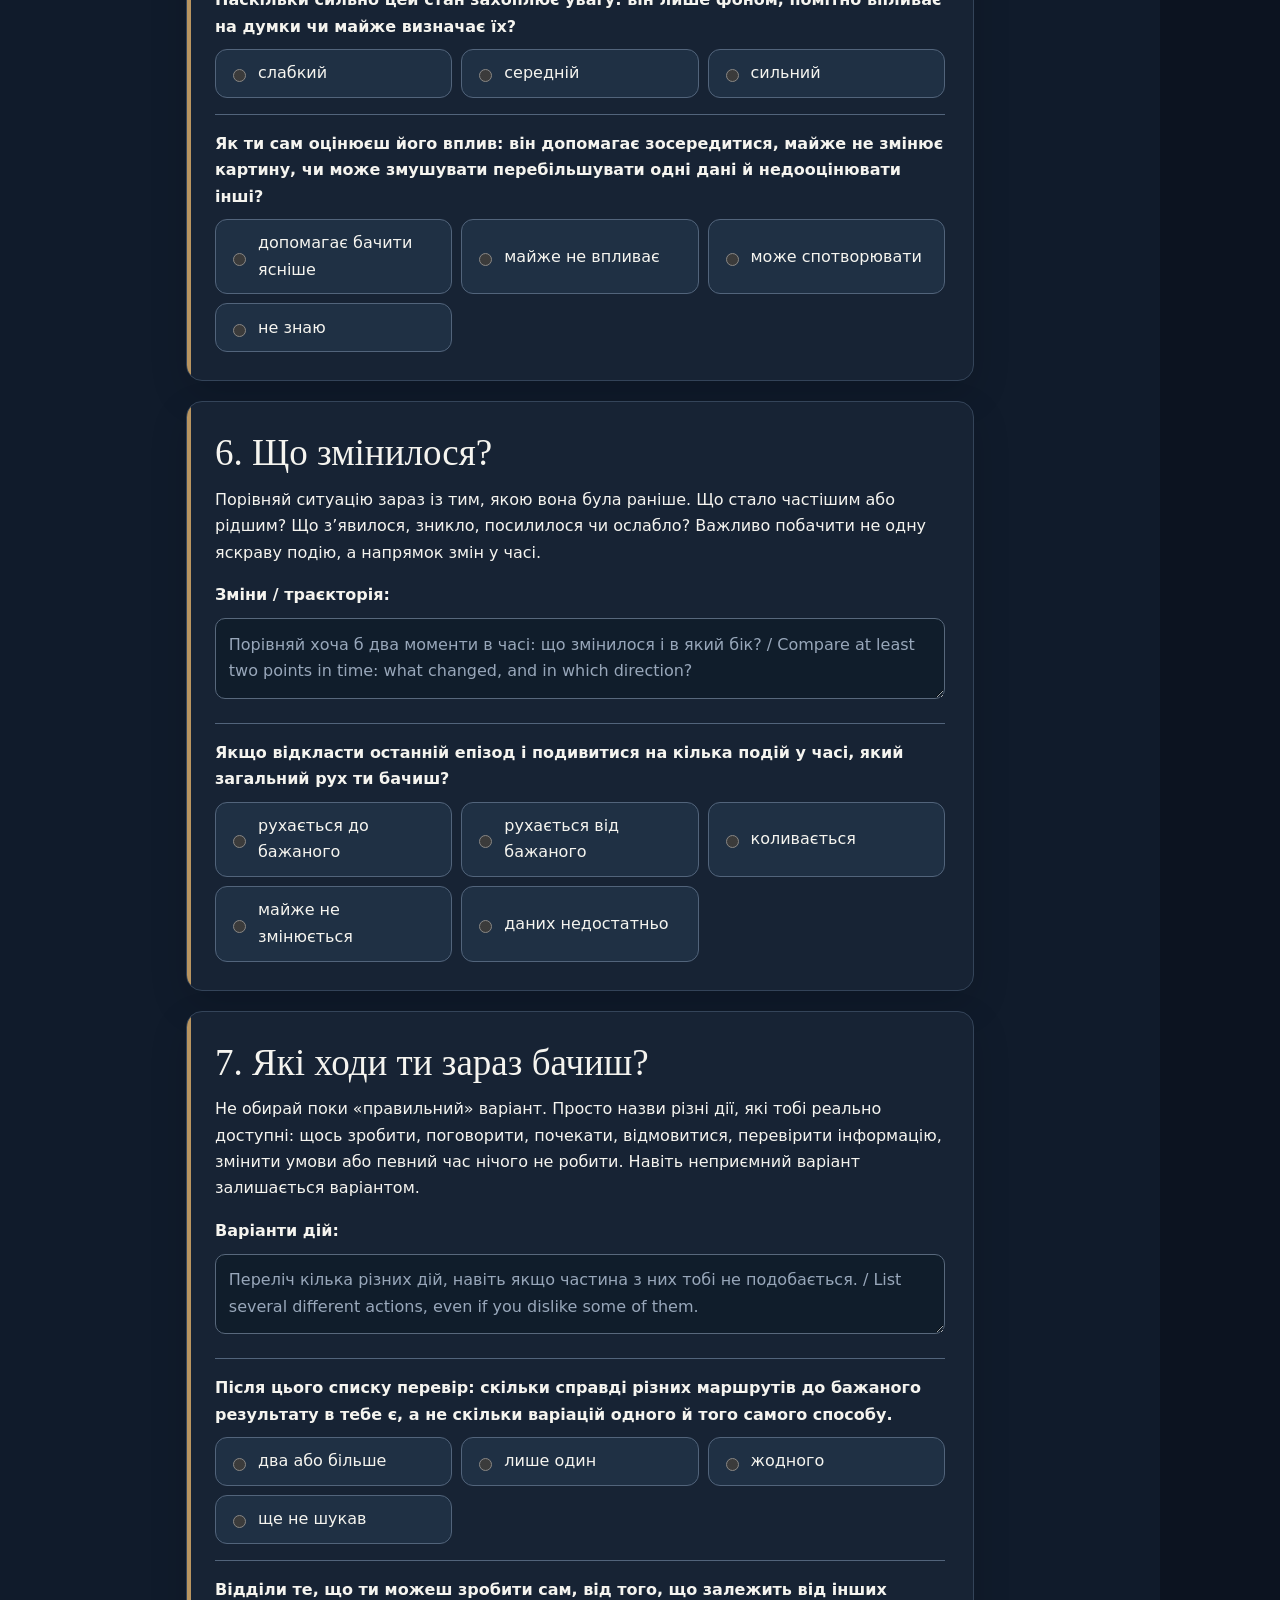
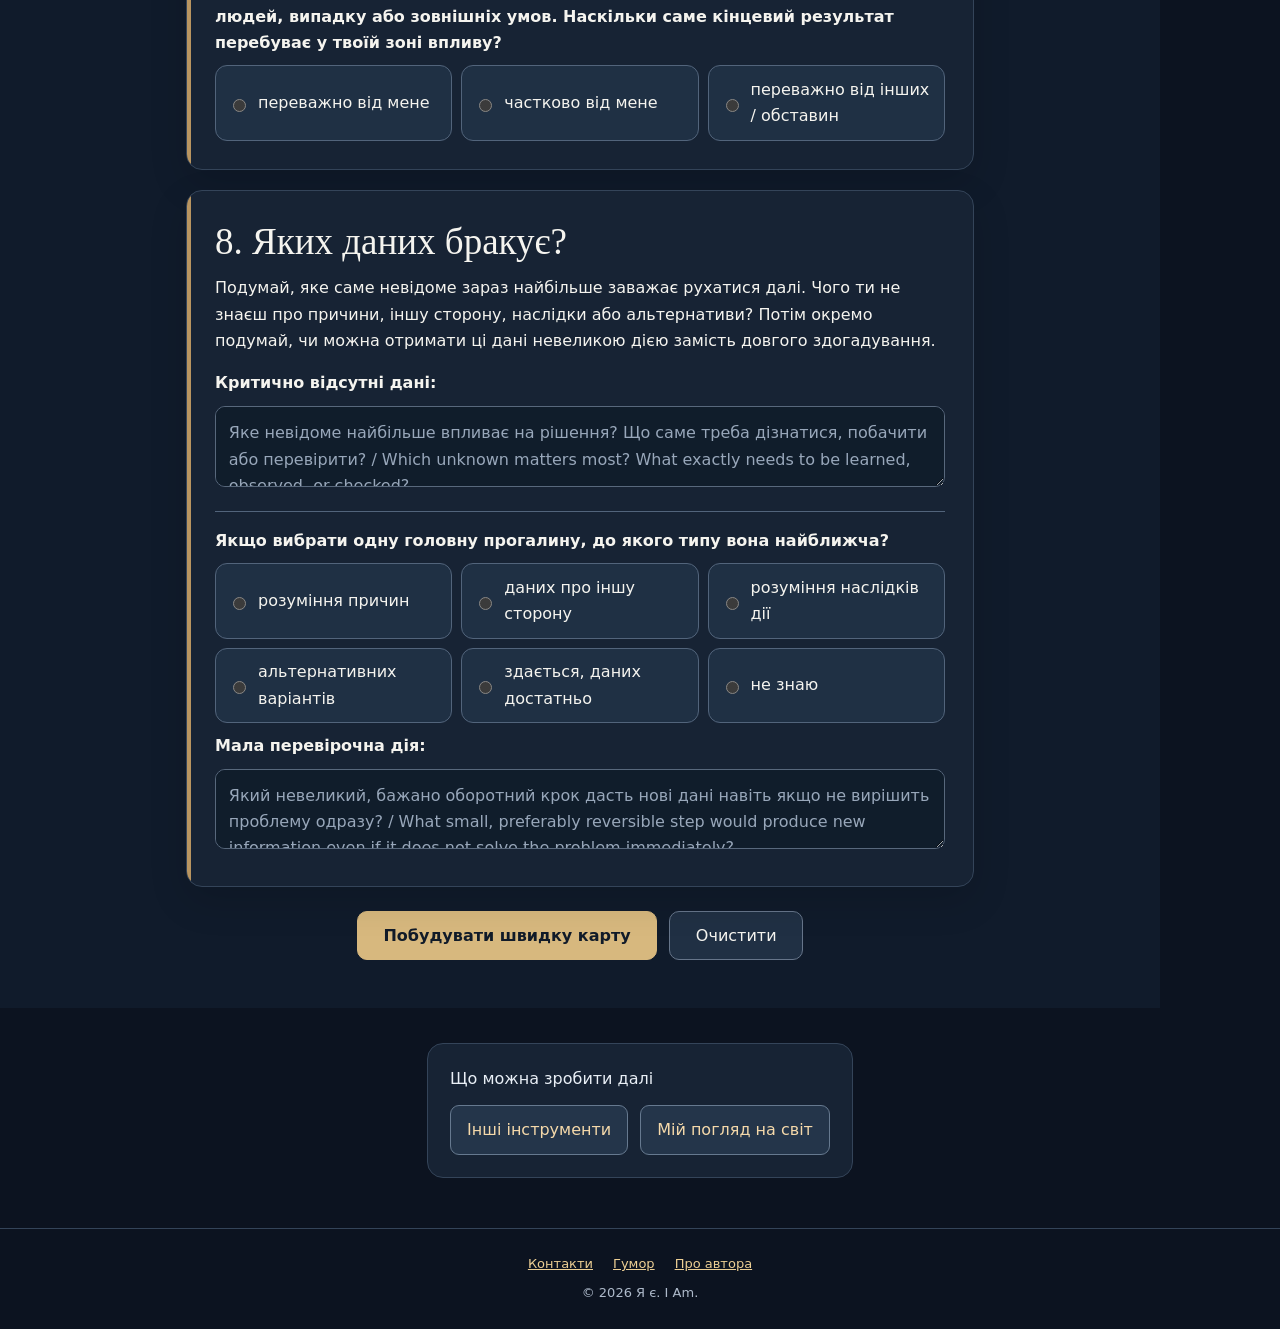
<file: unravel-situation.html>
<!DOCTYPE html>

<html lang="uk">
<head>
<meta charset="utf-8"/>
<meta content="width=device-width, initial-scale=1.0" name="viewport"/>
<title>Розплутувач ситуації V0.6 | Я є</title>
<meta content="Короткий інструмент для первинного розбору складної ситуації: відокрем факти від припущень, побач динаміку, мету та отримай швидку карту ситуації." name="description"/>
<meta content="index, follow" name="robots"/>
<link href="https://ya-e.in.ua/unravel-situation.html" rel="canonical"/>
<meta content="Розплутувач ситуації | Я є" property="og:title"/>
<meta content="Короткий інструмент для первинного розбору складної ситуації." property="og:description"/>
<meta content="website" property="og:type"/>
<meta content="images/ya-e-og.jpg" property="og:image"/>
<meta content="uk_UA" property="og:locale"/>
<link href="images/ya-e-og.jpg" rel="icon" type="image/jpeg"/>
<link crossorigin="" href="https://fonts.googleapis.com" rel="preconnect"/>
<link crossorigin="" href="https://fonts.gstatic.com" rel="preconnect"/>
<link href="https://fonts.googleapis.com/css2?family=Lora:wght@400;600;700&amp;display=swap" rel="stylesheet"/>
<style>
    :root{
      --primary-color:#4b0082;
      --secondary-color:#800080;
      --button-bg:#4c1d95;
      --button-hover:#5b21b6;
      --gray-50:#f9fafb;
      --white:#ffffff;
      --text:#111;
      --muted:#5f6368;
      --link-hover:#FFD700;
      --lang-toggle-bg:#ffffff;
      --lang-toggle-text:#000000;
      --lang-toggle-border:#ff0000;
      --soft:#f3e8ff;
      --line:#e5e7eb;
    }

    *,*::before,*::after{ box-sizing:border-box; }
    html,body{ height:100%; }
    body{
      margin:0; padding:0; line-height:1.6; color:var(--text); background:var(--white);
      font-family:'Lora',serif; display:flex; flex-direction:column;
    }
    .container{ max-width:1200px; margin:0 auto; padding:0 1rem; }
    .page-wrap{ flex:1; }
    .text-center{ text-align:center; }
    .py-20{ padding:5rem 0; }
    .py-16{ padding:4rem 0; }
    .mb-4{ margin-bottom:1rem; }
    .text-5xl{ font-size:3rem; }
    .text-2xl{ font-size:1.5rem; }
    .text-lg{ font-size:1.125rem; }
    .font-bold{ font-weight:700; }
    .font-semibold{ font-weight:600; }
    .bg-gray-50{ background-color:var(--gray-50); }
    .bg-gradient-to-r{ background:linear-gradient(to right,var(--primary-color),var(--secondary-color)); }

    nav{
      background:linear-gradient(to right,var(--primary-color),var(--secondary-color));
      color:#fff; position:sticky; top:0; z-index:10;
    }
    nav .container{ display:flex; align-items:center; justify-content:space-between; padding:1rem; }
    .logo-link{ display:flex; align-items:center; gap:.5rem; color:#fff; text-decoration:none; font-weight:700; font-size:1.5rem; }
    .logo-img{ width:32px; height:32px; }
    .menu-toggle{ display:none; font-size:1.5rem; background:none; border:none; color:#fff; cursor:pointer; }
    #primary-nav{ list-style:none; display:flex; gap:1rem; margin:0; padding:0; }
    #primary-nav a{ color:#fff; text-decoration:none; padding:.5rem; display:block; font-size:.9375rem; transition:transform .2s ease,color .2s ease; }
    #primary-nav a:hover,#primary-nav a:focus{ color:var(--link-hover); transform:scale(1.03); }
    #primary-nav a.active,#primary-nav a[aria-current="page"]{ color:var(--link-hover); text-decoration:underline; }
    .lang-toggle{ cursor:pointer; font-weight:700; color:var(--lang-toggle-text); background:var(--lang-toggle-bg); border:2px solid var(--lang-toggle-border); padding:.5rem 1rem; border-radius:9999px; font-size:1.125rem; transition:background-color .3s ease, transform .2s ease; margin-left:1rem; }
    .lang-toggle:hover,.lang-toggle:focus{ background:#e0e0e0; transform:scale(1.05); }
    .lang-section{ display:none; }
    .lang-section.active{ display:inline; }

    .hero h1{ color:#fff; text-shadow:0 2px 4px rgba(0,0,0,.3); }
    .hero .subtitle{ color:#fff; text-shadow:0 1px 2px rgba(0,0,0,.25); max-width:68ch; margin:0 auto; }

    .intro-note{
      background:var(--soft); border-left:5px solid var(--secondary-color); border-radius:10px;
      padding:1rem 1.25rem; margin-bottom:1.5rem;
    }
    .intro-note p{ margin:.35rem 0; }

    .stage{
      background:#fff; padding:1.7rem; margin-bottom:1.25rem; border-radius:12px;
      box-shadow:0 4px 12px rgba(0,0,0,.08); position:relative; overflow:hidden;
    }
    .stage::before{ content:''; position:absolute; left:0; top:0; width:4px; height:100%; background:var(--secondary-color); }
    .stage h2{ color:var(--primary-color); font-size:1.35rem; margin:0 0 .65rem 0; font-weight:600; }
    .stage p{ margin:.35rem 0 1rem; color:#333; }
    label{ display:block; font-weight:600; margin:.6rem 0; color:#333; }
    textarea{
      width:100%; padding:.8rem; border:1px solid #d1d5db; border-radius:7px; font-size:1rem;
      background:#f9fafb; transition:border-color .2s ease; resize:vertical; min-height:105px; font-family:inherit;
    }
    textarea:focus{ outline:none; border-color:var(--primary-color); }
    .hint{ font-size:.92rem; color:var(--muted); margin-top:.45rem; }

    .actions{ display:flex; gap:.75rem; flex-wrap:wrap; justify-content:center; margin-top:1.5rem; }
    button.primary, a.primary-link, button.secondary{
      padding:.9rem 1.6rem; border-radius:8px; font-size:1rem; cursor:pointer; text-decoration:none;
      font-family:inherit; transition:background .2s ease, transform .2s ease, border-color .2s ease;
    }
    button.primary, a.primary-link{ background:var(--button-bg); color:#fff; border:none; }
    button.primary:hover, a.primary-link:hover{ background:var(--button-hover); transform:translateY(-2px); }
    button.secondary{ background:#fff; color:var(--primary-color); border:1px solid var(--primary-color); }
    button.secondary:hover{ background:#faf5ff; transform:translateY(-2px); }

    .output{
      background:#fff; padding:2rem; border-radius:12px; border-left:5px solid var(--secondary-color);
      margin-top:2rem; display:none; box-shadow:0 4px 12px rgba(0,0,0,.06);
    }
    .output h2{ color:var(--primary-color); margin:0 0 .75rem 0; font-size:1.6rem; }
    .output-lead{ color:#333; margin-bottom:1.2rem; }
    .output-section{ padding:1rem 0; border-top:1px solid var(--line); }
    .output-section:first-of-type{ border-top:none; }
    .output-section h3{ color:var(--secondary-color); font-size:1.15rem; margin:.15rem 0 .45rem; }
    .output-section p{ margin:.25rem 0; white-space:pre-wrap; }
    .next-step{ background:#fef3c7; padding:1rem 1.1rem; border-radius:8px; margin-top:1rem; }
    .next-step strong{ color:#7c2d12; }
    .privacy-note{ margin-top:1rem; font-size:.9rem; color:var(--muted); text-align:center; }

    .feedback-wrap{
      display:none; margin-top:1.5rem; background:#fff; padding:1.5rem; border-radius:12px;
      box-shadow:0 4px 12px rgba(0,0,0,.06); border-left:5px solid var(--secondary-color);
    }
    .feedback-wrap h2{ color:var(--primary-color); margin:0 0 .4rem; font-size:1.35rem; }
    .feedback-wrap p{ margin:.25rem 0 1rem; color:#333; }
    .feedback-frame{ width:100%; min-height:430px; border:0; display:block; }

    footer{ background:var(--primary-color); color:#fff; text-align:center; padding:1.5rem 1rem; }
    footer a{ color:var(--link-hover); text-decoration:underline; }
    .footer-note{ font-size:.875rem; margin-top:.5rem; }

    @media (min-width:768px){ .md\:text-6xl{ font-size:3.75rem; } }
    @media (max-width:768px){
      .menu-toggle{ display:inline-block; }
      #primary-nav{ position:absolute; left:0; top:100%; width:100%; background:linear-gradient(to right,var(--primary-color),var(--secondary-color)); flex-direction:column; gap:0; padding:.75rem 1rem; display:none; box-shadow:0 4px 8px rgba(0,0,0,.2); }
      #primary-nav.active{ display:flex; }
      #primary-nav li + li{ margin-top:.25rem; }
      nav .container{ flex-wrap:wrap; gap:.5rem; }
      .lang-toggle{ font-size:1rem; padding:.4rem .8rem; }
      .py-20{ padding:1.7rem 0; }
      .py-16{ padding:1.35rem 0; }
      .text-5xl{ font-size:1.85rem; }
      .md\:text-6xl{ font-size:2.1rem; }
      .text-lg{ font-size:1rem; }
    }
    @media (max-width:480px){
      .logo-img{ width:24px; height:24px; }
      .logo-link{ font-size:1rem; }
      .lang-toggle{ font-size:.95rem; }
      .stage{ padding:1.35rem; }
      .output{ padding:1.4rem; }
    }
    @media (prefers-reduced-motion: reduce){ *{ animation:none !important; transition:none !important; } }
  
    /* V0.6: expanded self-explanatory prompts + emotional state */
    .choice-question{ margin-top:1rem; padding-top:.85rem; border-top:1px solid #eee; }
    .choice-question > p{ margin:.15rem 0 .55rem; font-weight:600; color:#333; }
    .choice-grid{ display:grid; grid-template-columns:repeat(auto-fit,minmax(180px,1fr)); gap:.55rem; }
    .choice{
      display:flex; align-items:flex-start; gap:.45rem; padding:.65rem .75rem;
      border:1px solid #d1d5db; border-radius:8px; background:#f9fafb; cursor:pointer;
      font-weight:400; margin:0;
    }
    .choice:hover{ border-color:var(--primary-color); }
    .choice input{ margin-top:.3rem; flex:0 0 auto; }
    .insight{
      padding:1rem; border-radius:8px; margin:.8rem 0; background:#f3f4f6;
      border-left:4px solid #6b7280;
    }
    .insight.warn{ background:#fffbeb; border-left-color:#d97706; }
    .insight.good{ background:#ecfdf5; border-left-color:#059669; }
    .insight.info{ background:#eff6ff; border-left-color:#2563eb; }
    .insight h3{ margin:.05rem 0 .35rem; font-size:1.08rem; }
    .next-step{ background:#f3e8ff; padding:1rem; border-radius:8px; margin-top:1rem; }
    .next-step h3{ color:var(--primary-color); margin:.05rem 0 .4rem; }
    .deep-cta{ background:#111827; color:#fff; padding:1rem; border-radius:8px; margin-top:1.2rem; }
    .deep-cta a{ color:#FFD700; }

  
    /* Wide-menu fallback: collapse long navigation on laptop widths */
    @media (min-width:769px) and (max-width:1900px){
      .menu-toggle{display:inline-block!important}
      #primary-nav{display:none!important;position:absolute!important;top:100%!important;left:0!important;width:100%!important;background:linear-gradient(to right,#4b0082,#800080)!important;padding:1rem!important;box-shadow:0 4px 8px rgba(0,0,0,.2)!important;flex-direction:column!important;gap:.5rem!important;z-index:50!important;max-height:calc(100vh - 88px);overflow-y:auto}
      #primary-nav.active{display:flex!important}
    }
    @media (min-width:1901px){
      .nav-wrap,nav .container{max-width:1800px!important}
    }
</style>
<link href="images/ya-e-og.jpg" rel="icon" type="image/jpeg"/><link href="assets/site.css" rel="stylesheet"/><script>try{var ul=new URLSearchParams(location.search).get("lang");if(ul==="uk"||ul==="en")localStorage.setItem("lang",ul)}catch(e){}</script><link href="assets/theme-v2.css" rel="stylesheet"/>
<!-- V12: readable result cards with dark site theme; scoped to this module. -->
<style>
body.legacy-page .output .insight {
  background:#23374c!important;
  color:#e9f0f8!important;
  border:1px solid #536982!important;
  border-left:4px solid #6983a3!important;
}
body.legacy-page .output .insight.info {background:#20364f!important;border-left-color:#60a5fa!important}
body.legacy-page .output .insight.warn {background:#3d3325!important;border-left-color:#e9ad49!important}
body.legacy-page .output .insight.good {background:#203d35!important;border-left-color:#4fbe91!important}
body.legacy-page .output .insight :is(h3,p,span,strong,em) {
  color:#f4f6fa!important;
  opacity:1!important;
  text-shadow:none!important;
}
body.legacy-page .output .next-step {
  background:#263a50!important;
  color:#edf3fa!important;
  border:1px solid #60758a!important;
}
body.legacy-page .output .next-step :is(h3,p,span,strong,em) {
  color:#edf3fa!important;
  opacity:1!important;
  text-shadow:none!important;
}
</style>
</head>
<body class="legacy-page">
<nav role="navigation">
<div class="container">
<a aria-label="Перейти на головну сторінку / Go to homepage" class="logo-link" href="index.html">
<img alt="Логотип Я є / I Am logo" class="logo-img" height="32" src="images/favicon-v2.png" width="32"/>
<span class="logo-text">
<span class="lang-section lang-uk active" lang="uk">Я є</span>
<span class="lang-section lang-en" lang="en">I Am</span>
</span>
</a>
<div style="display:flex; align-items:center; gap:.5rem; margin-left:auto;">
<button aria-controls="primary-nav" aria-expanded="false" aria-label="Переключити меню навігації / Toggle navigation menu" class="menu-toggle">☰</button>
<button aria-label="Переключити мову / Toggle language" class="lang-toggle" type="button">UA / EN</button>
</div>
<ul id="primary-nav">
<li><a href="index.html"><span class="lang-section lang-uk active">Головна</span><span class="lang-section lang-en">Home</span></a></li>
<li><a href="archetypes.html"><span class="lang-section lang-uk active">Про архетипи</span><span class="lang-section lang-en">About Archetypes</span></a></li>
<li><a href="about.html"><span class="lang-section lang-uk active">Про мене</span><span class="lang-section lang-en">About Me</span></a></li>
<li><a href="tools.html"><span class="lang-section lang-uk active">Інструменти</span><span class="lang-section lang-en">Tools</span></a></li>
<li><a href="archetype-test.html"><span class="lang-section lang-uk active">Тест архетипів</span><span class="lang-section lang-en">Archetype Test</span></a></li>
<li><a href="unravel-situation.html"><span class="lang-section lang-uk active">Розплутувач ситуації</span><span class="lang-section lang-en">Situation Unraveler</span></a></li>
<li><a href="map-awareness-test-v2.html"><span class="lang-section lang-uk active">Мапа усвідомлення — Тест V2</span><span class="lang-section lang-en">Map of Awareness — Test V2</span></a></li>
<li><a href="mind-exploration.html"><span class="lang-section lang-uk active">Мисленне Дослідження</span><span class="lang-section lang-en">Mental Exploration</span></a></li>
<li><a href="unravel-anxiety.html"><span class="lang-section lang-uk active">Розплутування Тривоги</span><span class="lang-section lang-en">Anxiety Knot Unraveler</span></a></li>
<li><a href="blog.html"><span class="lang-section lang-uk active">Як жити далі?</span><span class="lang-section lang-en">How to Live On?</span></a></li>
<li><a href="humor.html"><span class="lang-section lang-uk active">Гумор</span><span class="lang-section lang-en">Humor</span></a></li>
<li><a href="contact.html"><span class="lang-section lang-uk active">Прайс</span><span class="lang-section lang-en">Pricing</span></a></li>
<li><a href="contact.html"><span class="lang-section lang-uk active">Контакти</span><span class="lang-section lang-en">Contact</span></a></li>
</ul>
</div>
</nav>
<main class="page-wrap">
<section class="bg-gradient-to-r py-20 text-center hero">
<div class="container">
<h1 class="text-5xl md:text-6xl font-bold mb-4">
<span class="lang-section lang-uk active" lang="uk">Розплутувач ситуації</span>
<span class="lang-section lang-en" lang="en">Situation Unraveler</span>
</h1>
<p class="text-lg subtitle">
<span class="lang-section lang-uk active" lang="uk">Короткий перший розбір складної ситуації. Не шукаємо «правильну відповідь» — наводимо лад у даних, відокремлюємо факти від припущень і дивимося, що варто перевірити далі.</span>
<span class="lang-section lang-en" lang="en">A short first pass through a difficult situation. We do not hunt for a “correct answer” — we organize the data, separate facts from assumptions, and identify what is worth checking next.</span>
</p>
</div>
</section>
<section class="py-16 bg-gray-50">
<div class="container" style="max-width:820px;">
<div class="intro-note">
<p><strong><span class="lang-section lang-uk active">Що це?</span><span class="lang-section lang-en">What is this?</span></strong></p>
<p class="lang-section lang-uk active">Це не порада і не прогноз. Це мінімальний діагностичний етап: крок за кроком відділяємо події від пояснень, мету від способу, власний стан від зовнішніх фактів і дивимося, яких даних бракує для наступного рішення.</p>
<p class="lang-section lang-en">This is not advice or a forecast. It is a minimal diagnostic stage: step by step we separate events from explanations, the goal from the route, your inner state from external facts, and identify what information is still missing for the next decision.</p>
</div>
<form id="situationForm" novalidate="">
<div class="stage">
<h2><span class="lang-section lang-uk active">1. Що відбувається?</span><span class="lang-section lang-en">1. What is happening?</span></h2>
<p><span class="lang-section lang-uk active">Коротко опиши, що сталося і що відбувається зараз. Хто або що бере участь? Яка саме частина ситуації тебе турбує або потребує рішення? Поки не пояснюй, чому це сталося — тут потрібна лише загальна картина.</span><span class="lang-section lang-en">Briefly describe what happened and what is happening now. Who or what is involved? Which part of the situation worries you or requires a decision? Do not explain why it happened yet — here we only need the overall picture.</span></p>
<label for="situation"><span class="lang-section lang-uk active">Ситуація:</span><span class="lang-section lang-en">Situation:</span></label>
<textarea id="situation" placeholder="Напр.: що сталося, хто бере участь, у чому зараз проблема або невизначеність? / E.g. what happened, who is involved, and what is the current problem or uncertainty?" required=""></textarea>
</div>
<div class="stage">
<h2><span class="lang-section lang-uk active">2. Чого ти хочеш?</span><span class="lang-section lang-en">2. What do you want?</span></h2>
<p><span class="lang-section lang-uk active">Опиши, який результат ти хочеш отримати, якщо не прив’язуватися до одного конкретного способу. Наприклад, «мати нормальні взаємні стосунки» — це мета, а «щоб саме ця людина повернулася» може бути лише одним із маршрутів до неї. Один шлях може закритися, а мета — залишитися.</span><span class="lang-section lang-en">Describe the result you want without tying it to one specific method. For example, “to have a healthy mutual relationship” is a goal, while “for this particular person to come back” may be only one route toward it. One route can close while the goal remains.</span></p>
<label for="goal"><span class="lang-section lang-uk active">Бажаний результат:</span><span class="lang-section lang-en">Desired outcome:</span></label>
<textarea id="goal" placeholder="Який стан або результат ти хочеш отримати? Спробуй описати без прив’язки до одного способу. / What outcome or state do you want? Try to state it without tying it to one route." required=""></textarea>
<div class="choice-question">
<p><span class="lang-section lang-uk active">Перевір себе: те, що ти написав вище, описує бажаний кінцевий стан чи вже конкретний спосіб його досягти?</span><span class="lang-section lang-en">Check yourself: does what you wrote above describe the desired end state, or already a specific way of reaching it?</span></p>
<div class="choice-grid">
<label class="choice"><input name="goalType" type="radio" value="goal"/><span><span class="lang-section lang-uk active">кінцева мета</span><span class="lang-section lang-en">an end goal</span></span></label>
<label class="choice"><input name="goalType" type="radio" value="route"/><span><span class="lang-section lang-uk active">конкретний спосіб</span><span class="lang-section lang-en">a specific route</span></span></label>
<label class="choice"><input name="goalType" type="radio" value="unknown"/><span><span class="lang-section lang-uk active">не впевнений</span><span class="lang-section lang-en">not sure</span></span></label>
</div>
</div>
</div>
<div class="stage">
<h2><span class="lang-section lang-uk active">3. Що ти знаєш напевно?</span><span class="lang-section lang-en">3. What do you know for sure?</span></h2>
<p><span class="lang-section lang-uk active">Запиши тільки те, що можна відносно легко перевірити: конкретні події, слова, повідомлення, числа, документи, спостережувані дії. Не додавай сюди мотиви й пояснення. «Вона не відповіла два дні» — факт. «Вона мене ігнорує, бо образилась» — уже висновок.</span><span class="lang-section lang-en">Write only what can be reasonably checked: specific events, statements, messages, numbers, documents, and observable actions. Do not add motives or explanations here. “She did not reply for two days” is a fact. “She is ignoring me because she is hurt” is already a conclusion.</span></p>
<label for="facts"><span class="lang-section lang-uk active">Факти / дані:</span><span class="lang-section lang-en">Facts / data:</span></label>
<textarea id="facts" placeholder="Переліч перевірювані події, слова, числа або дії. Без пояснення мотивів. / List verifiable events, statements, numbers, or actions. Do not explain motives yet."></textarea>
<div class="choice-question">
<p><span class="lang-section lang-uk active">Наскільки причина того, що відбувається, підтверджена даними? Не «мені здається», а чи є конкретні підстави вважати її встановленою.</span><span class="lang-section lang-en">How well is the cause of what is happening supported by actual data? Not “it feels like”, but whether there are concrete grounds to treat the cause as established.</span></p>
<div class="choice-grid">
<label class="choice"><input name="causeKnown" type="radio" value="yes"/><span><span class="lang-section lang-uk active">знаю</span><span class="lang-section lang-en">known</span></span></label>
<label class="choice"><input name="causeKnown" type="radio" value="partial"/><span><span class="lang-section lang-uk active">знаю частково</span><span class="lang-section lang-en">partly known</span></span></label>
<label class="choice"><input name="causeKnown" type="radio" value="no"/><span><span class="lang-section lang-uk active">не знаю</span><span class="lang-section lang-en">unknown</span></span></label>
</div>
</div>
</div>
<div class="stage">
<h2><span class="lang-section lang-uk active">4. Що ти лише припускаєш?</span><span class="lang-section lang-en">4. What are you only assuming?</span></h2>
<p><span class="lang-section lang-uk active">Тепер окремо випиши те, що ти думаєш про причини, мотиви, наміри або майбутній розвиток, але не можеш підтвердити. Сюди якраз належать формулювання «мабуть», «скоріше за все», «думаю, що», «він/вона зробив це тому що…».</span><span class="lang-section lang-en">Now separately write down what you think about causes, motives, intentions, or future developments but cannot confirm. This is where phrases such as “probably”, “most likely”, “I think that”, or “he/she did this because…” belong.</span></p>
<label for="assumptions"><span class="lang-section lang-uk active">Припущення / висновки:</span><span class="lang-section lang-en">Assumptions / conclusions:</span></label>
<textarea id="assumptions" placeholder="Які пояснення, мотиви або прогнози здаються правдоподібними, але не підтверджені? / Which explanations, motives, or predictions seem plausible but are not confirmed?"></textarea>
<div class="choice-question">
<p><span class="lang-section lang-uk active">Якщо подивитися на всю твою картину цілком, на чому вона тримається більше: на перевірених даних чи на твоїх тлумаченнях цих даних?</span><span class="lang-section lang-en">Looking at your whole picture, what does it rely on more: verified information or your interpretation of that information?</span></p>
<div class="choice-grid">
<label class="choice"><input name="basis" type="radio" value="facts"/><span><span class="lang-section lang-uk active">переважно на фактах</span><span class="lang-section lang-en">mostly on facts</span></span></label>
<label class="choice"><input name="basis" type="radio" value="mixed"/><span><span class="lang-section lang-uk active">і на фактах, і на припущеннях</span><span class="lang-section lang-en">on both facts and assumptions</span></span></label>
<label class="choice"><input name="basis" type="radio" value="assumptions"/><span><span class="lang-section lang-uk active">переважно на припущеннях</span><span class="lang-section lang-en">mostly on assumptions</span></span></label>
<label class="choice"><input name="basis" type="radio" value="unknown"/><span><span class="lang-section lang-uk active">важко сказати</span><span class="lang-section lang-en">hard to tell</span></span></label>
</div>
</div>
</div>
<div class="stage">
<h2><span class="lang-section lang-uk active">5. У якому стані ти зараз дивишся на ситуацію?</span><span class="lang-section lang-en">5. What state are you in while looking at this situation?</span></h2>
<p><span class="lang-section lang-uk active">Зверни увагу не на саму ситуацію, а на себе в ній. Що ти зараз відчуваєш, коли про неї думаєш? Емоція не є помилкою і не робить твої висновки автоматично хибними, але сильний стан може змінювати увагу, вагу фактів і те, які варіанти ти взагалі помічаєш.</span><span class="lang-section lang-en">Shift attention from the situation itself to yourself inside it. What do you feel when you think about it right now? An emotion is not an error and does not automatically make your conclusions false, but a strong state can change your attention, the weight you give to facts, and even which options you notice.</span></p>
<div class="choice-question">
<p><span class="lang-section lang-uk active">Який із варіантів найкраще описує твій домінантний стан саме зараз? Обери найближчий, навіть якщо відчуттів кілька.</span><span class="lang-section lang-en">Which option best describes your dominant state right now? Choose the closest one even if you feel several things at once.</span></p>
<div class="choice-grid">
<label class="choice"><input name="emotion" type="radio" value="calm"/><span><span class="lang-section lang-uk active">спокій</span><span class="lang-section lang-en">calm</span></span></label>
<label class="choice"><input name="emotion" type="radio" value="anxiety"/><span><span class="lang-section lang-uk active">тривога</span><span class="lang-section lang-en">anxiety</span></span></label>
<label class="choice"><input name="emotion" type="radio" value="fear"/><span><span class="lang-section lang-uk active">страх</span><span class="lang-section lang-en">fear</span></span></label>
<label class="choice"><input name="emotion" type="radio" value="anger"/><span><span class="lang-section lang-uk active">злість</span><span class="lang-section lang-en">anger</span></span></label>
<label class="choice"><input name="emotion" type="radio" value="hurt"/><span><span class="lang-section lang-uk active">образа</span><span class="lang-section lang-en">hurt / resentment</span></span></label>
<label class="choice"><input name="emotion" type="radio" value="attachment"/><span><span class="lang-section lang-uk active">сильна прив’язаність / закоханість</span><span class="lang-section lang-en">strong attachment / infatuation</span></span></label>
<label class="choice"><input name="emotion" type="radio" value="exhaustion"/><span><span class="lang-section lang-uk active">виснаження</span><span class="lang-section lang-en">exhaustion</span></span></label>
<label class="choice"><input name="emotion" type="radio" value="confusion"/><span><span class="lang-section lang-uk active">розгубленість</span><span class="lang-section lang-en">confusion</span></span></label>
<label class="choice"><input name="emotion" type="radio" value="other"/><span><span class="lang-section lang-uk active">інше</span><span class="lang-section lang-en">other</span></span></label>
</div>
</div>
<div class="choice-question">
<p><span class="lang-section lang-uk active">Наскільки сильно цей стан захоплює увагу: він лише фоном, помітно впливає на думки чи майже визначає їх?</span><span class="lang-section lang-en">How strongly does this state occupy your attention: is it only in the background, does it noticeably influence your thoughts, or does it almost dominate them?</span></p>
<div class="choice-grid">
<label class="choice"><input name="emotionIntensity" type="radio" value="low"/><span><span class="lang-section lang-uk active">слабкий</span><span class="lang-section lang-en">mild</span></span></label>
<label class="choice"><input name="emotionIntensity" type="radio" value="medium"/><span><span class="lang-section lang-uk active">середній</span><span class="lang-section lang-en">moderate</span></span></label>
<label class="choice"><input name="emotionIntensity" type="radio" value="high"/><span><span class="lang-section lang-uk active">сильний</span><span class="lang-section lang-en">strong</span></span></label>
</div>
</div>
<div class="choice-question">
<p><span class="lang-section lang-uk active">Як ти сам оцінюєш його вплив: він допомагає зосередитися, майже не змінює картину, чи може змушувати перебільшувати одні дані й недооцінювати інші?</span><span class="lang-section lang-en">How do you assess its influence: does it help you focus, barely change the picture, or might it make you overvalue some information and undervalue other information?</span></p>
<div class="choice-grid">
<label class="choice"><input name="emotionEffect" type="radio" value="clearer"/><span><span class="lang-section lang-uk active">допомагає бачити ясніше</span><span class="lang-section lang-en">helps me see more clearly</span></span></label>
<label class="choice"><input name="emotionEffect" type="radio" value="neutral"/><span><span class="lang-section lang-uk active">майже не впливає</span><span class="lang-section lang-en">barely affects it</span></span></label>
<label class="choice"><input name="emotionEffect" type="radio" value="distorts"/><span><span class="lang-section lang-uk active">може спотворювати</span><span class="lang-section lang-en">may distort it</span></span></label>
<label class="choice"><input name="emotionEffect" type="radio" value="unknown"/><span><span class="lang-section lang-uk active">не знаю</span><span class="lang-section lang-en">I do not know</span></span></label>
</div>
</div>
</div>
<div class="stage">
<h2><span class="lang-section lang-uk active">6. Що змінилося?</span><span class="lang-section lang-en">6. What has changed?</span></h2>
<p><span class="lang-section lang-uk active">Порівняй ситуацію зараз із тим, якою вона була раніше. Що стало частішим або рідшим? Що з’явилося, зникло, посилилося чи ослабло? Важливо побачити не одну яскраву подію, а напрямок змін у часі.</span><span class="lang-section lang-en">Compare the situation now with how it was earlier. What became more or less frequent? What appeared, disappeared, intensified, or weakened? Try to see not one vivid event but the direction of change over time.</span></p>
<label for="changes"><span class="lang-section lang-uk active">Зміни / траєкторія:</span><span class="lang-section lang-en">Changes / trajectory:</span></label>
<textarea id="changes" placeholder="Порівняй хоча б два моменти в часі: що змінилося і в який бік? / Compare at least two points in time: what changed, and in which direction?"></textarea>
<div class="choice-question">
<p><span class="lang-section lang-uk active">Якщо відкласти останній епізод і подивитися на кілька подій у часі, який загальний рух ти бачиш?</span><span class="lang-section lang-en">If you set aside the latest episode and look across several events over time, what overall movement do you see?</span></p>
<div class="choice-grid">
<label class="choice"><input name="trajectory" type="radio" value="better"/><span><span class="lang-section lang-uk active">рухається до бажаного</span><span class="lang-section lang-en">moving toward the desired state</span></span></label>
<label class="choice"><input name="trajectory" type="radio" value="worse"/><span><span class="lang-section lang-uk active">рухається від бажаного</span><span class="lang-section lang-en">moving away from it</span></span></label>
<label class="choice"><input name="trajectory" type="radio" value="oscillates"/><span><span class="lang-section lang-uk active">коливається</span><span class="lang-section lang-en">oscillating</span></span></label>
<label class="choice"><input name="trajectory" type="radio" value="static"/><span><span class="lang-section lang-uk active">майже не змінюється</span><span class="lang-section lang-en">mostly unchanged</span></span></label>
<label class="choice"><input name="trajectory" type="radio" value="unknown"/><span><span class="lang-section lang-uk active">даних недостатньо</span><span class="lang-section lang-en">not enough data</span></span></label>
</div>
</div>
</div>
<div class="stage">
<h2><span class="lang-section lang-uk active">7. Які ходи ти зараз бачиш?</span><span class="lang-section lang-en">7. What moves do you currently see?</span></h2>
<p><span class="lang-section lang-uk active">Не обирай поки «правильний» варіант. Просто назви різні дії, які тобі реально доступні: щось зробити, поговорити, почекати, відмовитися, перевірити інформацію, змінити умови або певний час нічого не робити. Навіть неприємний варіант залишається варіантом.</span><span class="lang-section lang-en">Do not choose the “right” option yet. Simply list different actions that are realistically available: act, talk, wait, refuse, verify information, change conditions, or deliberately do nothing for a while. An unpleasant option is still an option.</span></p>
<label for="options"><span class="lang-section lang-uk active">Варіанти дій:</span><span class="lang-section lang-en">Possible actions:</span></label>
<textarea id="options" placeholder="Переліч кілька різних дій, навіть якщо частина з них тобі не подобається. / List several different actions, even if you dislike some of them."></textarea>
<div class="choice-question">
<p><span class="lang-section lang-uk active">Після цього списку перевір: скільки справді різних маршрутів до бажаного результату в тебе є, а не скільки варіацій одного й того самого способу.</span><span class="lang-section lang-en">After making the list, check how many genuinely different routes toward the desired outcome you have, rather than several variations of the same route.</span></p>
<div class="choice-grid">
<label class="choice"><input name="routes" type="radio" value="many"/><span><span class="lang-section lang-uk active">два або більше</span><span class="lang-section lang-en">two or more</span></span></label>
<label class="choice"><input name="routes" type="radio" value="one"/><span><span class="lang-section lang-uk active">лише один</span><span class="lang-section lang-en">only one</span></span></label>
<label class="choice"><input name="routes" type="radio" value="none"/><span><span class="lang-section lang-uk active">жодного</span><span class="lang-section lang-en">none</span></span></label>
<label class="choice"><input name="routes" type="radio" value="notsearched"/><span><span class="lang-section lang-uk active">ще не шукав</span><span class="lang-section lang-en">I have not looked yet</span></span></label>
</div>
</div>
<div class="choice-question">
<p><span class="lang-section lang-uk active">Відділи те, що ти можеш зробити сам, від того, що залежить від інших людей, випадку або зовнішніх умов. Наскільки саме кінцевий результат перебуває у твоїй зоні впливу?</span><span class="lang-section lang-en">Separate what you can do yourself from what depends on other people, chance, or external conditions. How much is the final outcome actually within your sphere of influence?</span></p>
<div class="choice-grid">
<label class="choice"><input name="control" type="radio" value="high"/><span><span class="lang-section lang-uk active">переважно від мене</span><span class="lang-section lang-en">mostly on me</span></span></label>
<label class="choice"><input name="control" type="radio" value="shared"/><span><span class="lang-section lang-uk active">частково від мене</span><span class="lang-section lang-en">partly on me</span></span></label>
<label class="choice"><input name="control" type="radio" value="low"/><span><span class="lang-section lang-uk active">переважно від інших / обставин</span><span class="lang-section lang-en">mostly on others / circumstances</span></span></label>
</div>
</div>
</div>
<div class="stage">
<h2><span class="lang-section lang-uk active">8. Яких даних бракує?</span><span class="lang-section lang-en">8. What information is missing?</span></h2>
<p><span class="lang-section lang-uk active">Подумай, яке саме невідоме зараз найбільше заважає рухатися далі. Чого ти не знаєш про причини, іншу сторону, наслідки або альтернативи? Потім окремо подумай, чи можна отримати ці дані невеликою дією замість довгого здогадування.</span><span class="lang-section lang-en">Think about which unknown currently blocks the next step most. What do you not know about causes, another party, consequences, or alternatives? Then ask whether a small action could produce that information instead of prolonged guessing.</span></p>
<label for="missingText"><span class="lang-section lang-uk active">Критично відсутні дані:</span><span class="lang-section lang-en">Critical missing information:</span></label>
<textarea id="missingText" placeholder="Яке невідоме найбільше впливає на рішення? Що саме треба дізнатися, побачити або перевірити? / Which unknown matters most? What exactly needs to be learned, observed, or checked?"></textarea>
<div class="choice-question">
<p><span class="lang-section lang-uk active">Якщо вибрати одну головну прогалину, до якого типу вона найближча?</span><span class="lang-section lang-en">If you choose one main gap, which type is it closest to?</span></p>
<div class="choice-grid">
<label class="choice"><input name="missingType" type="radio" value="cause"/><span><span class="lang-section lang-uk active">розуміння причин</span><span class="lang-section lang-en">understanding causes</span></span></label>
<label class="choice"><input name="missingType" type="radio" value="other"/><span><span class="lang-section lang-uk active">даних про іншу сторону</span><span class="lang-section lang-en">data about another party</span></span></label>
<label class="choice"><input name="missingType" type="radio" value="consequence"/><span><span class="lang-section lang-uk active">розуміння наслідків дії</span><span class="lang-section lang-en">understanding consequences</span></span></label>
<label class="choice"><input name="missingType" type="radio" value="alternatives"/><span><span class="lang-section lang-uk active">альтернативних варіантів</span><span class="lang-section lang-en">alternative options</span></span></label>
<label class="choice"><input name="missingType" type="radio" value="none"/><span><span class="lang-section lang-uk active">здається, даних достатньо</span><span class="lang-section lang-en">the data seem sufficient</span></span></label>
<label class="choice"><input name="missingType" type="radio" value="unknown"/><span><span class="lang-section lang-uk active">не знаю</span><span class="lang-section lang-en">I do not know</span></span></label>
</div>
</div>
<label for="probe"><span class="lang-section lang-uk active">Мала перевірочна дія:</span><span class="lang-section lang-en">Small diagnostic action:</span></label>
<textarea id="probe" placeholder="Який невеликий, бажано оборотний крок дасть нові дані навіть якщо не вирішить проблему одразу? / What small, preferably reversible step would produce new information even if it does not solve the problem immediately?"></textarea>
</div>
<div class="actions">
<button class="primary" id="unravelBtn" type="button"><span class="lang-section lang-uk active">Побудувати швидку карту</span><span class="lang-section lang-en">Build a quick map</span></button>
<button class="secondary" id="resetBtn" type="reset"><span class="lang-section lang-uk active">Очистити</span><span class="lang-section lang-en">Clear</span></button>
</div>
</form>
<div class="output" id="output"></div>
<section aria-labelledby="feedbackTitle" class="feedback-wrap" id="feedbackWrap">
<h2 id="feedbackTitle"><span class="lang-section lang-uk active">Короткий зворотний зв’язок</span><span class="lang-section lang-en">Quick feedback</span></h2>
<p><span class="lang-section lang-uk active">Якщо цей розбір щось підсвітив у твоїй ситуації, залиш коротку відповідь. Сам текст ситуації нікуди не надсилається.</span><span class="lang-section lang-en">If this first pass revealed something new, leave a short response. The text of your situation is not sent anywhere.</span></p>
<iframe allow="clipboard-write" class="feedback-frame" loading="lazy" src="https://tally.so/embed/rjXaXX?hideTitle=1&amp;alignLeft=1&amp;transparentBackground=1&amp;version=V0.6" title="Розплутувач ситуації — зворотний зв’язок"></iframe>
</section>
</div>
</section>
</main>
<aside class="yaie-next-links" style="max-width:990px;margin:35px auto 50px;padding:22px;background:#172334;color:#e9eff6;border:1px solid #344459;border-radius:16px"><div class="yaie-i18n-next" data-en="Where to go next" data-uk="Що можна зробити далі">Що можна зробити далі</div><div style="display:flex;flex-wrap:wrap;gap:12px;margin-top:12px"><a class="yaie-next-link" data-en="Other tools" data-uk="Інші інструменти" data-url="tools.html" href="tools.html" style="border:1px solid #66798f;background:#24354a;border-radius:9px;padding:11px 16px;color:#f5d9aa;text-decoration:none">Інші інструменти</a><a class="yaie-next-link" data-en="My perspective" data-uk="Мій погляд на світ" data-url="blog.html" href="blog.html" style="border:1px solid #66798f;background:#24354a;border-radius:9px;padding:11px 16px;color:#f5d9aa;text-decoration:none">Мій погляд на світ</a></div></aside><footer>
<div class="container">
<p><span class="lang-section lang-uk active">© 2026 Я є. Усі права захищено.</span><span class="lang-section lang-en">© 2026 I Am. All rights reserved.</span></p>
<p class="footer-note"><span class="lang-section lang-uk active">Перший етап розбору складної ситуації. Не замінює професійну юридичну, фінансову чи медичну консультацію.</span><span class="lang-section lang-en">A first-pass tool for difficult situations. It does not replace professional legal, financial, or medical advice.</span></p>
</div>
</footer>
<script>
    (function(){
      const $ = (s,r=document)=>r.querySelector(s);
      const $$ = (s,r=document)=>Array.from(r.querySelectorAll(s));
      const SELECTORS = { nav:'#primary-nav', menuBtn:'.menu-toggle', langBtn:'.lang-toggle', output:'#output', feedback:'#feedbackWrap', unravelBtn:'#unravelBtn', resetBtn:'#resetBtn' };

      const TITLES = { uk:'Розплутувач ситуації | Я є', en:'Situation Unraveler | I Am' };
      const DESCS = { uk:'Короткий інструмент для первинного розбору складної ситуації: факти, припущення, динаміка, мета та наступний крок.', en:'A short tool for a first-pass analysis of a difficult situation: facts, assumptions, dynamics, goal and next step.' };

      function updateHead(lang){
        document.title = TITLES[lang];
        const desc = document.querySelector('meta[name="description"]');
        const ogTitle = document.querySelector('meta[property="og:title"]');
        const ogDesc = document.querySelector('meta[property="og:description"]');
        if(desc) desc.content = DESCS[lang];
        if(ogTitle) ogTitle.content = TITLES[lang];
        if(ogDesc) ogDesc.content = DESCS[lang];
      }

      function applyLang(lang){
        $$('.lang-section').forEach(el=>el.classList.remove('active'));
        $$(`.lang-${lang}`).forEach(el=>el.classList.add('active'));
        document.documentElement.lang = lang;
        const btn = $(SELECTORS.langBtn);
        if(btn) btn.textContent = lang === 'uk' ? 'UA / EN' : 'EN / UA';
        updateHead(lang);
        try{ localStorage.setItem('lang', lang); }catch(e){}
      }

      function initLang(){
        let saved = 'uk';
        try{ saved = localStorage.getItem('lang') || 'uk'; }catch(e){}
        applyLang(saved);
        $(SELECTORS.langBtn)?.addEventListener('click', ()=>{
          const now = document.documentElement.lang || 'uk';
          applyLang(now === 'uk' ? 'en' : 'uk');
        });
      }

      function initMenu(){
        const nav = $(SELECTORS.nav);
        const btn = $(SELECTORS.menuBtn);
        if(!nav || !btn) return;
        function open(){ nav.classList.add('active'); btn.setAttribute('aria-expanded','true'); btn.textContent='✕'; document.addEventListener('click', outside, true); document.addEventListener('keydown', esc); }
        function close(){ nav.classList.remove('active'); btn.setAttribute('aria-expanded','false'); btn.textContent='☰'; document.removeEventListener('click', outside, true); document.removeEventListener('keydown', esc); }
        function outside(e){ if(nav.contains(e.target) || btn.contains(e.target)) return; close(); }
        function esc(e){ if(e.key==='Escape') close(); }
        btn.addEventListener('click', ()=>nav.classList.contains('active') ? close() : open());
        const current = window.location.pathname.split('/').pop() || 'index.html';
        nav.querySelectorAll('a').forEach(a=>{ if(a.getAttribute('href')===current){ a.classList.add('active'); a.setAttribute('aria-current','page'); } });
      }

      function htmlEsc(str){ return (str || '').replace(/[&<>"']/g, m => ({'&':'&amp;','<':'&lt;','>':'&gt;','"':'&quot;',"'":'&#39;'}[m])); }
      function val(id){ return ($('#'+id)?.value || '').trim(); }
      function displayText(id, fallback){ return htmlEsc(val(id) || fallback); }

      function plainSummary(lang){
        const uk = lang === 'uk';
        const n = uk ? 'Не вказано' : 'Not specified';
        const labels = uk ? {
          title:'РОЗПЛУТУВАЧ СИТУАЦІЇ — ПЕРШИЙ РОЗБІР',
          situation:'1. Ситуація', goal:'2. Бажаний результат', facts:'3. Факти / дані', assumptions:'4. Припущення / висновки', changes:'5. Зміни / траєкторія', options:'6. Варіанти дій', missing:'7. Критично відсутні дані', probe:'8. Мала перевірочна дія'
        } : {
          title:'SITUATION UNRAVELER — FIRST PASS',
          situation:'1. Situation', goal:'2. Desired outcome', facts:'3. Facts / data', assumptions:'4. Assumptions / conclusions', changes:'5. Changes / trajectory', options:'6. Possible actions', missing:'7. Critical missing information', probe:'8. Small diagnostic action'
        };
        return [
          labels.title,
          '',
          labels.situation + ':\n' + (val('situation') || n),
          '',
          labels.goal + ':\n' + (val('goal') || n),
          '',
          labels.facts + ':\n' + (val('facts') || n),
          '',
          labels.assumptions + ':\n' + (val('assumptions') || n),
          '',
          labels.changes + ':\n' + (val('changes') || n),
          '',
          labels.options + ':\n' + (val('options') || n),
          '',
          labels.missing + ':\n' + (val('missing') || n),
          '',
          labels.probe + ':\n' + (val('probe') || n)
        ].join('\n');
      }

      function buildOutput(){
        const lang = (document.documentElement.lang === 'en') ? 'en' : 'uk';
        const text = id => (($('#'+id)?.value || '').trim());
        const radio = name => document.querySelector(`input[name="${name}"]:checked`)?.value || '';

        const situation = text('situation');
        const goal = text('goal');
        if(!situation || !goal){
          alert(lang==='uk' ? 'Заповни, будь ласка, ситуацію і бажаний результат.' : 'Please describe the situation and desired outcome.');
          return;
        }

        const names = ['goalType','causeKnown','basis','emotion','emotionIntensity','emotionEffect','trajectory','routes','control','missingType'];
        if(names.some(n => !radio(n))){
          alert(lang==='uk' ? 'Відповідай, будь ласка, на всі короткі питання з варіантами.' : 'Please answer all short multiple-choice questions.');
          return;
        }

        const goalType = radio('goalType'), causeKnown = radio('causeKnown'), basis = radio('basis');
        const emotion = radio('emotion'), emotionIntensity = radio('emotionIntensity'), emotionEffect = radio('emotionEffect');
        const trajectory = radio('trajectory'), routes = radio('routes'), control = radio('control');
        const missingType = radio('missingType');
        const insights = [], steps = [];

        const add = (kind, ukTitle, enTitle, ukText, enText) => {
          insights.push(`<div class="insight ${kind}"><h3>${lang==='uk'?ukTitle:enTitle}</h3><p>${lang==='uk'?ukText:enText}</p></div>`);
        };

        if(goalType==='route'){
          add('warn','Можлива підміна мети способом','The goal may be confused with a route',
            'Те, що ти назвав метою, схоже на конкретний маршрут. Якщо він закриється, це ще не означає, що закрилася сама мета.',
            'What you called the goal looks like a specific route. If that route closes, the goal itself may still remain open.');
          steps.push(lang==='uk'?'Сформулюй бажаний результат без прив’язки до одного способу його отримати.':'State the desired outcome without tying it to one route.');
        } else if(goalType==='unknown'){
          add('info','Мета ще не відділена від маршруту','The goal is not yet separated from the route',
            'Поки неясно, чи описано бажаний стан, чи лише один спосіб його досягнення. Це може непомітно звузити поле рішень.',
            'It is not yet clear whether you described the desired state or only one way to reach it. That can silently narrow the decision space.');
          steps.push(lang==='uk'?'Переформулюй мету як стан, який має стати реальністю.':'Rephrase the goal as a state you want to become real.');
        }

        if((causeKnown==='no'||causeKnown==='partial') && basis==='assumptions'){
          add('warn','Картина сильно спирається на припущення','The picture relies heavily on assumptions',
            'Причина ключових подій не встановлена або встановлена лише частково, але загальна картина вже будується переважно на припущеннях. Правдоподібне пояснення тут легко переплутати з фактом.',
            'The cause of key events is unknown or only partly known, while the overall picture rests mostly on assumptions. A plausible explanation can easily be mistaken for a fact.');
          steps.push(lang==='uk'?'Шукай дані, які можуть розрізнити щонайменше дві можливі причини.':'Look for data that can distinguish at least two possible causes.');
        } else if(causeKnown==='no'){
          add('info','Причина не встановлена','The cause is not established',
            'Остаточний висновок зараз може бути менш корисним, ніж дія, яка дасть нові дані про причину.',
            'A final conclusion may be less useful now than an action that produces new information about the cause.');
          steps.push(lang==='uk'?'Обери питання або дію, після яких про причину стане відомо більше.':'Choose a question or action that would reveal more about the cause.');
        }

        if(basis==='assumptions'){
          add('warn','Висока невизначеність','High uncertainty',
            'Твоя нинішня модель ситуації спирається більше на інтерпретації, ніж на встановлені дані. Це не робить її хибною, але робить висновки менш надійними.',
            'Your current model relies more on interpretations than established data. That does not make it false, but it makes conclusions less reliable.');
        } else if(basis==='facts'){
          add('good','Опора на дані відносно сильна','Relatively strong data basis',
            'Картина переважно спирається на встановлені дані. Наступна перевірка: чи достатньо саме цих даних для висновку, який ти з них робиш.',
            'The picture relies mostly on established data. The next check is whether those data are sufficient for the conclusion you draw from them.');
        }

        const emotionNames = {
          calm:['спокій','calm'], anxiety:['тривога','anxiety'], fear:['страх','fear'], anger:['злість','anger'],
          hurt:['образа','hurt / resentment'], attachment:['сильна прив’язаність / закоханість','strong attachment / infatuation'],
          exhaustion:['виснаження','exhaustion'], confusion:['розгубленість','confusion'], other:['інший виражений стан','another noticeable state']
        };
        const emotionName = emotionNames[emotion] || ['емоційний стан','emotional state'];

        if(emotionIntensity==='high' && emotionEffect==='distorts'){
          add('warn','Сильний емоційний фон','Strong emotional background',
            `Ти дивишся на ситуацію в стані «${emotionName[0]}» і сам допускаєш, що він може спотворювати картину. Це не робить твої висновки хибними, але зараз корисно не закривати рішення надто жорстко.`,
            `You are looking at the situation while experiencing “${emotionName[1]}” and you yourself allow that it may distort the picture. That does not make your conclusions false, but it is useful not to lock the decision too rigidly right now.`);
          steps.push(lang==='uk'?'Повернися до цієї карти пізніше в іншому стані й порівняй, що змінилося.':'Return to this map later in a different state and compare what changes.');
        } else if(emotionIntensity==='high' && (basis==='assumptions' || emotionEffect==='unknown')){
          add('info','Емоційний стан варто врахувати','Your emotional state is worth accounting for',
            `Стан «${emotionName[0]}» зараз сильний. Він може змінювати те, на що ти звертаєш увагу і якої ваги надаєш окремим фактам, навіть якщо ти ще не знаєш, наскільки саме.`,
            `Your current state of “${emotionName[1]}” is strong. It may change what you notice and how much weight you give particular facts, even if you do not yet know how much.`);
          steps.push(lang==='uk'?'Не відкидай емоцію, але окремо перевір факти, на яких тримається головний висновок.':'Do not dismiss the emotion, but separately verify the facts supporting the main conclusion.');
        } else if(emotionEffect==='distorts'){
          add('info','Ти помічаєш вплив свого стану','You notice the influence of your state',
            `Ти допускаєш, що стан «${emotionName[0]}» може впливати на оцінку ситуації. Це вже корисні дані: стан спостерігача теж є частиною поточної системи.`,
            `You allow that your state of “${emotionName[1]}” may influence your assessment. That is useful data in itself: the observer’s state is also part of the current system.`);
        } else if(emotion==='calm' && emotionEffect!=='distorts'){
          add('good','Емоційний фон відносно стабільний','Relatively stable emotional background',
            'Ти описуєш свій стан як спокійний. Це не гарантує точності висновків, але зменшує ризик, що гостра емоція зараз звужує поле уваги.',
            'You describe your current state as calm. That does not guarantee accurate conclusions, but it lowers the risk that an acute emotion is narrowing your attention right now.');
        }

        if(trajectory==='oscillates'){
          add('info','Ситуація коливається','The situation is oscillating',
            'Одна остання подія тут легко вводить в оману. Корисніше дивитися на повторюваний малюнок кількох змін, а не робити останній епізод вироком.',
            'The latest event can easily mislead here. Look for a repeating pattern across several changes instead of treating the last episode as a verdict.');
          steps.push(lang==='uk'?'Порівняй 3–5 останніх змін і подивись, що повторюється.':'Compare the last 3–5 changes and look for what repeats.');
        } else if(trajectory==='unknown'){
          add('info','Траєкторія поки не визначена','The trajectory is not yet clear',
            'Можливо, ти добре бачиш поточний стан, але маєш замало точок у часі, щоб визначити напрямок.',
            'You may see the current state clearly but have too few points in time to determine direction.');
          steps.push(lang==='uk'?'Порівняй поточний стан щонайменше з двома попередніми.':'Compare the current state with at least two earlier states.');
        } else if(trajectory==='worse'){
          add('warn','Поточний вектор несприятливий','The current vector is unfavorable',
            'Не варто робити з поточного руху вічність, але й ігнорувати його не слід. Наступна дія має або змінювати умови, або перевіряти, чи правильно визначено напрямок.',
            'Do not turn the current movement into eternity, but do not ignore it either. The next action should change conditions or test whether the direction was identified correctly.');
        } else if(trajectory==='better'){
          add('good','Поточний вектор сприятливий','The current vector is favorable',
            'Це не гарантія майбутнього, але наявні дані підтримують рух у бажаний бік. Не кожна додаткова дія зараз обов’язково покращить ситуацію.',
            'This is not a guarantee of the future, but current data support movement in the desired direction. Not every extra action will necessarily improve it.');
        }

        if(control==='low'){
          add('warn','Низька керованість результату','Low control over the result',
            'Ключовий результат залежить переважно від інших людей або обставин. План, що потребує гарантованої чужої поведінки, має слабке місце.',
            'The key result depends mostly on other people or circumstances. A plan that requires guaranteed behavior from others has a weak point.');
          steps.push(lang==='uk'?'Відділи власні дії від того, чого ти лише очікуєш від інших.':'Separate your own actions from what you merely expect from others.');
        } else if(control==='shared'){
          add('info','Керованість часткова','Control is partial',
            'Ти можеш впливати на ситуацію, але не визначаєш її одноосібно. Твоя дія може змінити умови, але не гарантує відповіді системи.',
            'You can influence the situation, but you do not determine it alone. Your action may change conditions without guaranteeing the system’s response.');
        } else {
          add('good','Керованість відносно висока','Control is relatively high',
            'Значна частина результату залежить від твоїх власних дій. Тут невеликий практичний крок може дати більше, ніж подальше нескінченне обдумування.',
            'A substantial part of the result depends on your own actions. A small practical move may give more than endless further analysis.');
        }

        if(routes==='one'){
          add('warn','Поле варіантів звужене','The option space is narrow',
            'Ти бачиш лише один реальний маршрут. Можливо, він справді найкращий, але це варто перевірити: один закритий шлях не завжди означає закриту мету.',
            'You see only one real route. It may truly be the best one, but this should be tested: one closed route does not always mean a closed goal.');
          steps.push(lang==='uk'?'Спробуй знайти ще два способи руху до тієї самої мети.':'Try to find two more ways toward the same goal.');
        } else if(routes==='none'){
          add('warn','Маршрутів поки не видно','No route is visible yet',
            'Відсутність видимого ходу — це стан інформації зараз, а не автоматично доказ неможливості мети.',
            'The absence of a visible move is the current information state, not automatic proof that the goal is impossible.');
          steps.push(lang==='uk'?'Шукай дію, яка створить новий варіант або дасть дані для його появи.':'Look for an action that creates a new option or provides data from which one can emerge.');
        } else if(routes==='notsearched'){
          add('info','Альтернативи ще не перевірялися','Alternatives have not been explored',
            'Поточний маршрут може здаватися єдиним просто тому, що поле можливостей ще не розглядалося окремо.',
            'The current route may seem unique simply because the option space has not yet been explored deliberately.');
          steps.push(lang==='uk'?'Перед остаточним рішенням свідомо пошукай альтернативні маршрути.':'Before a final decision, deliberately search for alternative routes.');
        }

        const missing = {
          cause:['Критична прогалина — причини','Critical gap: causes','Найбільше бракує розуміння, чому ситуація має саме такий вигляд.','The biggest gap is understanding why the situation has this form.'],
          other:['Критична прогалина — інша сторона','Critical gap: the other party','Найбільше бракує реальних даних про позицію, стан або наміри іншої сторони.','The biggest gap is real data about the other party’s position, state, or intentions.'],
          consequence:['Критична прогалина — наслідки','Critical gap: consequences','Ти бачиш можливі дії, але недостатньо розумієш, що кожна з них може змінити.','You see possible actions but do not yet understand well enough what each may change.'],
          alternatives:['Критична прогалина — альтернативи','Critical gap: alternatives','Проблема зараз не стільки у відсутності рішення, скільки у вузькому полі можливих ходів.','The problem is less the absence of a decision than a narrow field of possible moves.'],
          none:['Перевір приховану передумову','Check for a hidden premise','Тобі здається, що даних достатньо. Перед рішенням корисно перевірити, чи не стало якесь припущення непомітно “фактом”.','The data seem sufficient. Before deciding, check whether an assumption has silently become a “fact”.'],
          unknown:['Невідоме ще не структуроване','The unknown is not yet structured','Ти поки не можеш назвати головну прогалину. Це означає, що спочатку варто розкласти саме невідоме.','You cannot yet name the main gap. First structure what is unknown.']
        }[missingType];
        add(missingType==='none'?'info':'warn', missing[0],missing[1],missing[2],missing[3]);

        if(missingType==='cause') steps.push(lang==='uk'?'Знайди спостереження, яке відрізнить одну можливу причину від іншої.':'Find an observation that distinguishes one possible cause from another.');
        if(missingType==='other') steps.push(lang==='uk'?'Шукай спосіб отримати дані від іншої сторони, а не лише тлумачити її поведінку.':'Seek data from the other party rather than only interpreting their behavior.');
        if(missingType==='consequence') steps.push(lang==='uk'?'Обери найменшу оборотну дію й подивись, що вона змінить.':'Choose the smallest reversible action and observe what it changes.');
        if(missingType==='alternatives') steps.push(lang==='uk'?'Не закривай рішення, поки не створиш щонайменше ще два робочі варіанти.':'Do not close the decision until you create at least two more workable options.');
        if(missingType==='unknown') steps.push(lang==='uk'?'Окремо випиши: відомо / невідомо / припускаю.':'Write three separate lists: known / unknown / assumed.');

        const probe = text('probe');
        let mainSummary;
        if(emotionIntensity==='high' && emotionEffect==='distorts' && basis==='assumptions'){
          mainSummary = lang==='uk'
            ? 'Зараз на картину одночасно впливають сильний емоційний стан і велика частка припущень. Це не означає, що висновок хибний, але робить особливо важливими повторну перевірку й нові дані.'
            : 'The picture is currently shaped by both a strong emotional state and a large share of assumptions. That does not mean the conclusion is false, but it makes re-checking and new data especially important.';
        } else if(basis==='assumptions' && control==='low'){
          mainSummary = lang==='uk'
            ? 'Зараз одночасно висока невизначеність і низька керованість результату. Це слабка позиція для жорсткого остаточного рішення, але добра позиція для збору даних і роботи зі своєю частиною ситуації.'
            : 'You currently have both high uncertainty and low control over the result. That is a weak position for a rigid final decision, but a good one for gathering data and working on your part of the situation.';
        } else if(routes==='one' && (goalType==='route'||goalType==='unknown')){
          mainSummary = lang==='uk'
            ? 'Основний ризик зараз — звузити всю ситуацію до одного способу. Спочатку відділи мету від маршруту, а вже потім оцінюй, які шляхи справді закриті.'
            : 'The main risk is narrowing the whole situation to one route. First separate the goal from the route, then assess which paths are truly closed.';
        } else if(trajectory==='oscillates'){
          mainSummary = lang==='uk'
            ? 'Ситуація схожа на коливальний процес. Окремий епізод мало що доводить; важливіший повторюваний малюнок і те, що змінює його.'
            : 'The situation looks like an oscillating process. A single episode proves little; the repeating pattern and what changes it matter more.';
        } else if(control==='high' && basis==='facts'){
          mainSummary = lang==='uk'
            ? 'У тебе відносно сильна опора на дані й висока керованість. Тут мала практична дія з подальшим спостереженням може бути кориснішою за подальше обдумування.'
            : 'You have a relatively strong data basis and high control. A small practical action followed by observation may be more useful than further thinking.';
        } else {
          mainSummary = lang==='uk'
            ? 'Ситуація вже має робочу структуру. Наступний хід краще обирати за тим, де найбільша невизначеність і що реально можна змінити або перевірити.'
            : 'The situation already has a workable structure. Choose the next move by where uncertainty is greatest and what can actually be changed or tested.';
        }

        const nextStep = probe
          ? (lang==='uk'
              ? `Ти вже назвав перевірочну дію: <strong>${htmlEsc(probe)}</strong>. Перед виконанням перевір: чи дасть вона нові дані навіть тоді, якщо не приведе одразу до бажаного результату?`
              : `You already named a diagnostic action: <strong>${htmlEsc(probe)}</strong>. Before doing it, ask whether it will produce new information even if it does not immediately produce the desired result.`)
          : (steps[0] || (lang==='uk'
              ? 'Обери одну малу дію, яка або покращить ситуацію, або дасть нові дані для наступного рішення.'
              : 'Choose one small action that either improves the situation or produces new information for the next decision.'));

        const box = $(SELECTORS.output);
        box.innerHTML = `
          <h2>${lang==='uk'?'Швидка карта ситуації':'Quick situation map'}</h2>
          <div class="insight info">
            <h3>${lang==='uk'?'Головний висновок':'Main finding'}</h3>
            <p>${mainSummary}</p>
          </div>
          ${insights.join('')}
          <div class="next-step">
            <h3>${lang==='uk'?'Наступний хід':'Next move'}</h3>
            <p>${nextStep}</p>
          </div>
          <div class="output-section">
            <h3>${lang==='uk'?'Вихідна точка':'Starting point'}</h3>
            <p><strong>${lang==='uk'?'Ситуація':'Situation'}:</strong> ${htmlEsc(situation)}</p>
            <p><strong>${lang==='uk'?'Бажаний результат':'Desired outcome'}:</strong> ${htmlEsc(goal)}</p>
          </div>
          <div class="deep-cta">
            <strong>${lang==='uk'?'Це лише перший рівень.':'This is only the first level.'}</strong>
            <p>${lang==='uk'
              ? 'Якщо карта показала суперечності, кілька правдоподібних версій або незрозуміло, який хід обрати, ситуацію можна розбирати глибше.'
              : 'If the map revealed contradictions, several plausible versions, or an unclear next move, the situation can be analyzed more deeply.'}</p>
            <p><a href="contact.html">${lang==='uk'?'Перейти до глибшого розбору':'Go to deeper analysis'}</a></p>
          </div>
        `;
        box.style.display='block';
        const feedback = $(SELECTORS.feedback);
        if(feedback) feedback.style.display='block';
        box.scrollIntoView({behavior:'smooth'});
      }

      function initForm(){
        $(SELECTORS.unravelBtn)?.addEventListener('click', buildOutput);
        $('#resetBtn')?.addEventListener('click', ()=>{
          const box=$(SELECTORS.output);
          const feedback=$(SELECTORS.feedback);
          if(box){ box.innerHTML=''; box.style.display='none'; }
          if(feedback) feedback.style.display='none';
        });
      }

      document.addEventListener('DOMContentLoaded', ()=>{ initLang(); initMenu(); initForm(); });
    })();
  </script>
<script defer="" src="assets/site.js"></script><script>document.addEventListener('DOMContentLoaded',()=>{const box=document.querySelector('.yaie-next-links');if(!box)return;let l=document.documentElement.lang==='en'?'en':'uk';box.querySelectorAll('[data-uk]').forEach(e=>e.textContent=e.dataset[l]);box.querySelectorAll('[data-url]').forEach(e=>{let u=new URL(e.dataset.url,location.href);u.searchParams.set('lang',l);e.href=u.pathname+u.search});});</script></body>
</html>
</file>
<file: assets/site.css>
:root{--bg:#0c1320;--surface:#172334;--surface2:#1f3044;--text:#f5f4ef;--muted:#bac7d6;--gold:#d7b87e;--line:#344459}
.site-head,.site-head *{box-sizing:border-box}.site-head{position:sticky;top:0;z-index:9999;background:rgba(12,19,32,.97);backdrop-filter:blur(16px);border-bottom:1px solid #354457;color:#f5f4ef;font-family:system-ui,-apple-system,Segoe UI,sans-serif}.site-head-inner{max-width:1160px;margin:auto;min-height:82px;padding:9px 22px;display:flex;align-items:center;gap:18px}.site-brand{display:flex;align-items:center;flex:none;gap:10px;text-decoration:none!important;color:#edd7b5!important;font:600 18px Georgia,serif!important}.site-brand img{width:56px;height:56px;object-fit:contain;border-radius:12px}.site-nav{margin-left:auto;display:flex;align-items:center;gap:18px;flex-wrap:wrap}.site-nav a{font:500 13px/1.3 system-ui,sans-serif!important;color:#d8e0e8!important;text-decoration:none!important;padding:8px 0;white-space:nowrap}.site-nav a:hover,.site-nav a[aria-current=page]{color:#edcf94!important}.site-language{display:flex;gap:4px;margin-left:5px}.site-language button{border:1px solid #516076;background:transparent;color:#dce4eb;padding:6px 9px;border-radius:8px;font:600 12px system-ui;cursor:pointer}.site-language button.active{color:#111c29;background:#d7b87e;border-color:#d7b87e}.site-menu{display:none;background:transparent;border:1px solid #516076;color:#fff;border-radius:8px;padding:7px 12px;font-size:18px}.site-head+nav,body>nav[role=navigation]{display:none!important}.site-head a:focus-visible,.site-head button:focus-visible{outline:2px solid #f3d6a2;outline-offset:3px}
.site-footer{background:#0c1320;border-top:1px solid #344459;color:#aebaca;font:13px/1.6 system-ui,sans-serif;padding:25px;text-align:center}.site-footer a{color:#edcf94}.site-footer .site-footlinks{display:flex;justify-content:center;gap:20px;flex-wrap:wrap;margin-bottom:8px}
@media(max-width:980px){.site-menu{display:block;margin-left:auto}.site-nav{display:none;position:absolute;top:100%;left:0;right:0;background:#101b2b;border-bottom:1px solid #344459;padding:16px 22px;box-shadow:0 20px 30px #0005}.site-nav.open{display:flex;flex-direction:column;align-items:stretch;gap:5px}.site-nav a{padding:11px 5px;font-size:15px!important}.site-head-inner{min-height:70px}.site-brand img{height:46px;width:46px}}@media(max-width:420px){.site-head-inner{padding:6px 12px;gap:8px}.site-brand{font-size:16px!important}.site-brand img{width:42px;height:42px}.site-language button{padding:6px 7px}}
</file>
<file: assets/theme-v2.css>
/* Я є. I Am. — visual system v2. Compatible with all original interactive modules. */
:root{color-scheme:dark;--bg:#0c1320;--surface:#172334;--surface2:#1f3044;--ink:#f5f4ef;--muted:#bac7d6;--accent:#d7b87e;--line:#344459;--primary-color:#d7b87e;--secondary-color:#b99560;--button-bg:#d7b87e;--button-hover:#f1d49d;--primary:#d7b87e;--secondary:#b99560;--btn:#d7b87e;--btn2:#f1d49d;--text:#f5f4ef;--gray-50:#101b2a;--white:#172334;--panel:#172334;--soft:#253344;--link-hover:#f1d49d;--darkslategray:#f0dfbe}
html{background:#0c1320!important}
body.legacy-page{background:radial-gradient(ellipse at 80% 0%,#23394d 0%,#0c1320 56%)!important;color:#f5f4ef!important;font:16px/1.65 system-ui,-apple-system,'Segoe UI',sans-serif!important;min-height:100vh;overflow-x:hidden}
body.legacy-page :is(h1,h2,h3,h4){color:#f5f4ef!important;line-height:1.25}
body.legacy-page :is(h1,h2){font-family:Georgia,'Times New Roman',serif!important;font-weight:500!important}
body.legacy-page h1{font-size:clamp(32px,5vw,54px)!important}
body.legacy-page h2{font-size:clamp(25px,3.5vw,37px)!important}
body.legacy-page h3{font-size:clamp(19px,2.3vw,25px)!important}
body.legacy-page :is(p,li,label,.muted,.subtitle,.hint,.small,.description){color:#c6d0dc}
body.legacy-page :is(a,a:visited){color:#e8c58d}
body.legacy-page a:hover{color:#f5dbad}
body.legacy-page > nav:not(.site-head),body.legacy-page > footer:not(.site-footer){display:none!important}
body.legacy-page .site-head{display:block!important;background:rgba(12,19,32,.97)!important;padding:0!important;flex-shrink:0!important}
body.legacy-page .site-head .site-nav{display:flex!important}
body.legacy-page .site-head a{color:#d8e0e8!important}
body.legacy-page .site-head .site-nav a[aria-current="page"],body.legacy-page .site-head .site-nav a:hover{color:#f1d49d!important}
body.legacy-page .site-head .site-nav.open{display:flex!important}
body.legacy-page .site-footlinks{display:flex!important}
body.legacy-page .site-footer{display:block!important;background:#0c1320!important;color:#aebaca!important}
body.legacy-page .site-footer a{color:#edcf94!important}
body.legacy-page :is(.bg-gray-50,.bg-white,.bg-slate-50,.bg-gray-100){background:#101b2b!important}
body.legacy-page :is(.bg-gradient-to-r,.hero,header.test-header){background:linear-gradient(140deg,#1b2d42,#0f1b2b)!important;border-bottom:1px solid #344459!important;color:#f5f4ef!important}
body.legacy-page .hero{padding:55px 0!important}
body.legacy-page :is(.container,.wrap,.page-wrap){max-width:1160px}
body.legacy-page .page-wrap{width:100%}
body.legacy-page :is(.py-20,.py-16){padding-top:48px!important;padding-bottom:48px!important}
body.legacy-page :is(.stage,.card,.accordion-item,.panel,.result,.output,.intro-note,.feedback-wrap,.next-step,.question-card,.stat-card,.entry-card,.block,.tile){background:#172334!important;color:#f5f4ef!important;border:1px solid #344459!important;border-radius:16px!important;box-shadow:0 14px 38px #0002!important}
body.legacy-page :is(.stage,.card,.accordion-item,.panel,.output,.intro-note,.feedback-wrap){padding:clamp(16px,3vw,28px)!important}
body.legacy-page :is(.stage,.card,.accordion-item,.panel,.output,.intro-note) :is(p,li,label,span){color:inherit}
body.legacy-page :is(.accordion-header,.accordion-content){background:#172334!important;color:#f5f4ef!important}
body.legacy-page .accordion-header{border-bottom:1px solid #344459!important}
body.legacy-page .accordion-header:hover{background:#24354b!important}
body.legacy-page :is(.accordion-header h3,.accordion-content,.stage h2,.output h2,.output-section h3){color:#f5f4ef!important}
body.legacy-page :is(.text-gray-900,.text-gray-800,.text-gray-700,.text-gray-600,.text-black){color:#e5ebf3!important}
body.legacy-page :is(.text-white){color:#f5f4ef!important}
body.legacy-page :is(.muted,.hint,.quiet,.text-gray-500,.text-sm){color:#b9c8d8!important}
body.legacy-page :is(input:not([type=checkbox]):not([type=radio]),textarea,select,.control-input){background:#101d2b!important;border:1px solid #58687c!important;color:#f5f4ef!important;border-radius:10px!important;max-width:100%;min-height:42px;font:inherit}
body.legacy-page :is(input,textarea)::placeholder{color:#98a7ba!important;opacity:1}
body.legacy-page :is(input,textarea,select):focus{border-color:#d7b87e!important;outline:2px solid #d7b87e55!important;outline-offset:1px}
body.legacy-page :is(button.primary,button.btn,.btn-primary,.bg-indigo-600,a.primary-link,button[type=submit],#unravelBtn,#btnNext){background:#d7b87e!important;color:#111b29!important;border:1px solid #d7b87e!important;border-radius:10px!important;font-weight:700!important}
body.legacy-page :is(button.primary,button.btn,.btn-primary,.bg-indigo-600,a.primary-link,button[type=submit],#unravelBtn,#btnNext):hover{background:#efd2a0!important}
body.legacy-page :is(button.secondary,.ghost,.btn-outline,#resetBtn){background:#203044!important;border:1px solid #66758a!important;color:#f5f4ef!important;border-radius:10px!important}
body.legacy-page :is(button,a,input,textarea,select):focus-visible{outline:2px solid #e4c188!important;outline-offset:3px}
body.legacy-page :is(.progress,.bar){background:#314156}
body.legacy-page :is(.bar>div,.progress>.bar){background:#d7b87e!important}
body.legacy-page .intro-note{border-left:3px solid #d7b87e!important}
body.legacy-page .intro-note :is(p,strong){color:#eed8b1!important}
body.legacy-page :is(.next-step,.privacy-note){color:#d5dfea!important}
body.legacy-page .next-step strong{color:#f0d7a8!important}
body.legacy-page :is(.output-section,.accordion-item){border-color:#344459!important}
body.legacy-page .site-head button{min-height:auto!important}
body.legacy-page .site-head .site-language button{background:transparent!important;color:#dce4eb!important;border:1px solid #516076!important;border-radius:8px!important;font-weight:600!important}
body.legacy-page .site-head .site-language button.active{background:#d7b87e!important;color:#111c29!important;border-color:#d7b87e!important}
body.legacy-page .site-head .site-menu{background:transparent!important;color:#fff!important;border:1px solid #516076!important}
body.legacy-page .site-head .site-nav a{font:500 13px/1.3 system-ui,sans-serif!important;text-decoration:none!important}
body.legacy-page :is(.content,.article-content,.prose){color:#d2dce6!important}
body.legacy-page img{max-width:100%;height:auto}
body.legacy-page :is(.accordion-content,.output,section,article){overflow-wrap:anywhere}
@media(max-width:980px){body.legacy-page .site-head .site-nav{display:none!important}body.legacy-page .site-head .site-nav.open{display:flex!important}}
@media(max-width:700px){body.legacy-page :is(.container,.wrap,.page-wrap){padding-left:16px!important;padding-right:16px!important}body.legacy-page :is(.py-20,.py-16){padding-top:30px!important;padding-bottom:30px!important}body.legacy-page .hero{padding:32px 0!important}body.legacy-page .stage{padding:17px!important}body.legacy-page .controls{flex-direction:column;align-items:stretch}body.legacy-page .controls>*{max-width:100%}}
/* Shield the shared header from broad legacy nav rules. */
body.legacy-page .site-head nav.site-nav{background:transparent!important;position:static!important;top:auto!important;z-index:auto!important;padding:0!important;border:0!important;box-shadow:none!important;color:inherit!important;min-height:0!important;flex-direction:row!important}
body.legacy-page .site-head-inner{width:100%;max-width:1160px!important;min-height:82px!important;display:flex!important;flex-direction:row!important;align-items:center!important;justify-content:space-between!important;padding:9px 22px!important;gap:18px!important}
body.legacy-page .site-head .site-language{display:flex!important;align-items:center!important;margin-left:5px!important}
body.legacy-page .site-head .site-brand{display:flex!important;align-items:center!important;text-decoration:none!important;gap:10px!important}
body.legacy-page .site-head .site-brand img{width:56px!important;height:56px!important;object-fit:contain!important;border-radius:12px!important}
@media(max-width:980px){body.legacy-page .site-head nav.site-nav{display:none!important;position:absolute!important;top:100%!important;left:0!important;right:0!important;padding:16px 22px!important;background:#101b2b!important;border-bottom:1px solid #344459!important;box-shadow:0 20px 30px #0005!important}body.legacy-page .site-head nav.site-nav.open{display:flex!important;flex-direction:column!important;align-items:stretch!important}body.legacy-page .site-head-inner{min-height:70px!important}body.legacy-page .site-head .site-menu{display:block!important;margin-left:auto!important}body.legacy-page .site-head .site-brand img{width:46px!important;height:46px!important}}
@media(max-width:420px){body.legacy-page .site-head-inner{padding:6px 12px!important;gap:8px!important}body.legacy-page .site-head .site-brand img{width:42px!important;height:42px!important}}

/* v3: readable gold action buttons on imported pages (incl. Archetypes).
   Override legacy .buttons .button {color:#fff} and inherited inline spans. */
body.legacy-page .buttons a.button,
body.legacy-page a.button,
body.legacy-page .buttons a.button:visited,
body.legacy-page a.button:visited {
  background:#d7b87e!important;
  color:#142033!important;
  border:1px solid #d7b87e!important;
  border-radius:999px!important;
  font-weight:700!important;
  text-decoration:none!important;
  text-shadow:none!important;
}
body.legacy-page .buttons a.button :is(.lang-section,.lang-uk,.lang-en,span),
body.legacy-page a.button :is(.lang-section,.lang-uk,.lang-en,span) {
  color:#142033!important;
  text-shadow:none!important;
}
body.legacy-page .buttons a.button:hover,
body.legacy-page a.button:hover,
body.legacy-page .buttons a.button:focus-visible,
body.legacy-page a.button:focus-visible {
  background:#f1d49d!important;
  color:#101925!important;
  border-color:#f1d49d!important;
}

/* V5 — unify imported form surfaces and text contrast (3 tools).
   Avoid legacy white answer cards with inherited white site text. */
body.legacy-page .step,
body.legacy-page label.choice,
body.legacy-page label.opt,
body.legacy-page .tips,
body.legacy-page .danger {
  background:#1f3044!important; color:#f5f4ef!important;
  border:1px solid #52647b!important; border-radius:12px!important;
}
body.legacy-page :is(.step,label.choice,label.opt,.tips,.danger) :is(h2,h3,h4,p,span,strong,em,small,label,.lang-uk,.lang-en) {
  color:#f5f4ef!important; opacity:1!important; text-shadow:none!important;
}
body.legacy-page :is(.step,label.choice,label.opt,.tips,.danger) :is(.muted,.small,.hint,.text-sm){color:#c2d0de!important}
body.legacy-page :is(.step,.choice,.opt):hover{border-color:#d7b87e!important}
body.legacy-page label.choice:has(input:checked),
body.legacy-page label.opt:has(input:checked){background:#35485d!important;border-color:#d7b87e!important}
body.legacy-page .choice-question>p,
body.legacy-page .choice-question>label{color:#f5f4ef!important}
body.legacy-page .choice-question{border-color:#52647b!important}
body.legacy-page .step h2{font-size:clamp(21px,3vw,29px)!important}
body.legacy-page label.choice{display:flex!important;align-items:center!important;gap:9px!important}
body.legacy-page label.opt{display:block!important}
body.legacy-page label.choice input[type=radio],body.legacy-page label.opt input[type=radio],
body.legacy-page label.choice input[type=checkbox],body.legacy-page label.opt input[type=checkbox]{
  accent-color:#d7b87e!important;flex-shrink:0!important
}
body.legacy-page .tips strong,body.legacy-page .danger strong{color:#f5d9aa!important}
/* Keep form selectors clear across languages and viewports */
body.legacy-page input:not([type=radio]):not([type=checkbox]),body.legacy-page textarea,body.legacy-page select {background:#101d2b!important;color:#f5f4ef!important}
body.legacy-page .step :is(textarea,input,select),body.legacy-page .stage :is(textarea,input,select){color:#f5f4ef!important}
body.legacy-page button:disabled{opacity:.55}
@media(max-width:700px){body.legacy-page .choice-grid{grid-template-columns:1fr!important}body.legacy-page .step{padding:18px!important}}

/* V6 — Awareness Map result: legible badges and navy/gold SVG. */
body.legacy-page.awareness-page .result .pill {
  background:#25384e!important;
  color:#f5e5c7!important;
  border:1px solid #738399!important;
  font-weight:600!important;
  opacity:1!important;
  text-shadow:none!important;
  padding:7px 11px!important;
  margin:3px 5px 3px 0!important;
  line-height:1.35!important;
}
body.legacy-page.awareness-page .result .pill[style] {
  background:#423827!important;
  color:#ffe6ad!important;
  border-color:#bc955c!important;
}
body.legacy-page.awareness-page .ring path {
  stroke:#43556a!important;
  opacity:1!important;
}
body.legacy-page.awareness-page .ring path.active {
  stroke:url(#grad)!important;
  opacity:1!important;
}
body.legacy-page.awareness-page .ring text {
  fill:#f5e5c7!important;
  font:600 13px/1.2 system-ui,sans-serif!important;
  paint-order:stroke!important;
  stroke:#172334!important;
  stroke-width:2px!important;
  stroke-linejoin:round!important;
}


/* V8 — readability on Mind Exploration and Humor.
   The original modules use hardcoded white cards. Keep the unified navy/gold
   palette and override BOTH background and text, not just either one. */
body.legacy-page .steps-wrap .step {
  background:#1f3044!important;
  color:#f5f4ef!important;
  border:1px solid #52647b!important;
}
body.legacy-page .steps-wrap .step :is(h2,h3,h4,strong) {
  color:#f5f4ef!important;
  opacity:1!important;
}
body.legacy-page .steps-wrap .step :is(p,li,label,span,.lang-section) {
  color:#dce6f0!important;
  opacity:1!important;
}
body.legacy-page .steps-wrap .step :is(input,textarea,select) {
  background:#101d2b!important;
  color:#f5f4ef!important;
}
body.legacy-page #accordion details.joke,
body.legacy-page #accordion details.joke[open] {
  background:#1f3044!important;
  border:1px solid #52647b!important;
  color:#f5f4ef!important;
  box-shadow:none!important;
}
body.legacy-page #accordion details.joke summary,
body.legacy-page #accordion details.joke .body {
  background:transparent!important;
  color:#f5f4ef!important;
  opacity:1!important;
}
body.legacy-page #accordion details.joke :is(p,li,span,strong,em,.lang-section) {
  color:#e3eaf2!important;
  opacity:1!important;
}
body.legacy-page #accordion details.joke :is(h2,h3,h4) {
  color:#f5d9aa!important;
}
body.legacy-page #accordion details.joke summary:hover,
body.legacy-page #accordion details.joke summary:focus-visible {
  background:#2b4055!important;
}


/* V9 — interactive six-stage Mind Exploration, as deployed on GitHub.
   Scope everything to #mind-explorer; do not alter other pages. */
body.legacy-page #mind-explorer .explorer-intro,
body.legacy-page #mind-explorer .explorer-step,
body.legacy-page #mind-explorer .summary {
  background:#1f3044!important;
  color:#f5f4ef!important;
  border:1px solid #52647b!important;
  box-shadow:none!important;
}
body.legacy-page #mind-explorer :is(.explorer-intro,.explorer-step,.summary)
:is(p,h2,h3,h4,li,label,legend,span,strong,em,.lead,.hint,.summary-value,.summary-label,.progress-meta,.range-value) {
  color:#e5edf5!important;
  opacity:1!important;
  text-shadow:none!important;
}
body.legacy-page #mind-explorer :is(.explorer-intro,.explorer-step,.summary)
:is(h2,h3,h4,strong) {
  color:#f5d9aa!important;
}
body.legacy-page #mind-explorer :is(.explorer-intro,.explorer-step,.summary)
:is(.hint,.lead,.progress-meta,.summary-label) {
  color:#c4d3e3!important;
}
body.legacy-page #mind-explorer :is(.choice,.decision-card) {
  background:#26394f!important;
  border:1px solid #60758a!important;
  color:#e5edf5!important;
}
body.legacy-page #mind-explorer :is(.choice,.decision-card) :is(span,strong,label) {
  color:#e5edf5!important;
}
body.legacy-page #mind-explorer :is(textarea,input[type=text],select) {
  background:#101d2b!important;
  border:1px solid #738399!important;
  color:#f5f4ef!important;
  opacity:1!important;
}
body.legacy-page #mind-explorer :is(textarea,input[type=text])::placeholder {
  color:#b7c9d9!important;
  opacity:1!important;
}
body.legacy-page #mind-explorer .logic-alert,
body.legacy-page #mind-explorer .validation {
  background:#493725!important;
  color:#ffdfac!important;
  border-color:#d7b87e!important;
}
body.legacy-page #mind-explorer :is(.logic-alert,.validation) :is(span,strong) {
  color:#ffdfac!important;
}
body.legacy-page #mind-explorer .btn-secondary {
  background:#354b62!important;
  color:#f5f4ef!important;
}
body.legacy-page #mind-explorer .btn-ghost {
  background:#1c2b3d!important;
  color:#f5d9aa!important;
}
body.legacy-page #mind-explorer .btn-primary {
  background:#d7b87e!important;
  color:#152236!important;
}
</file>
